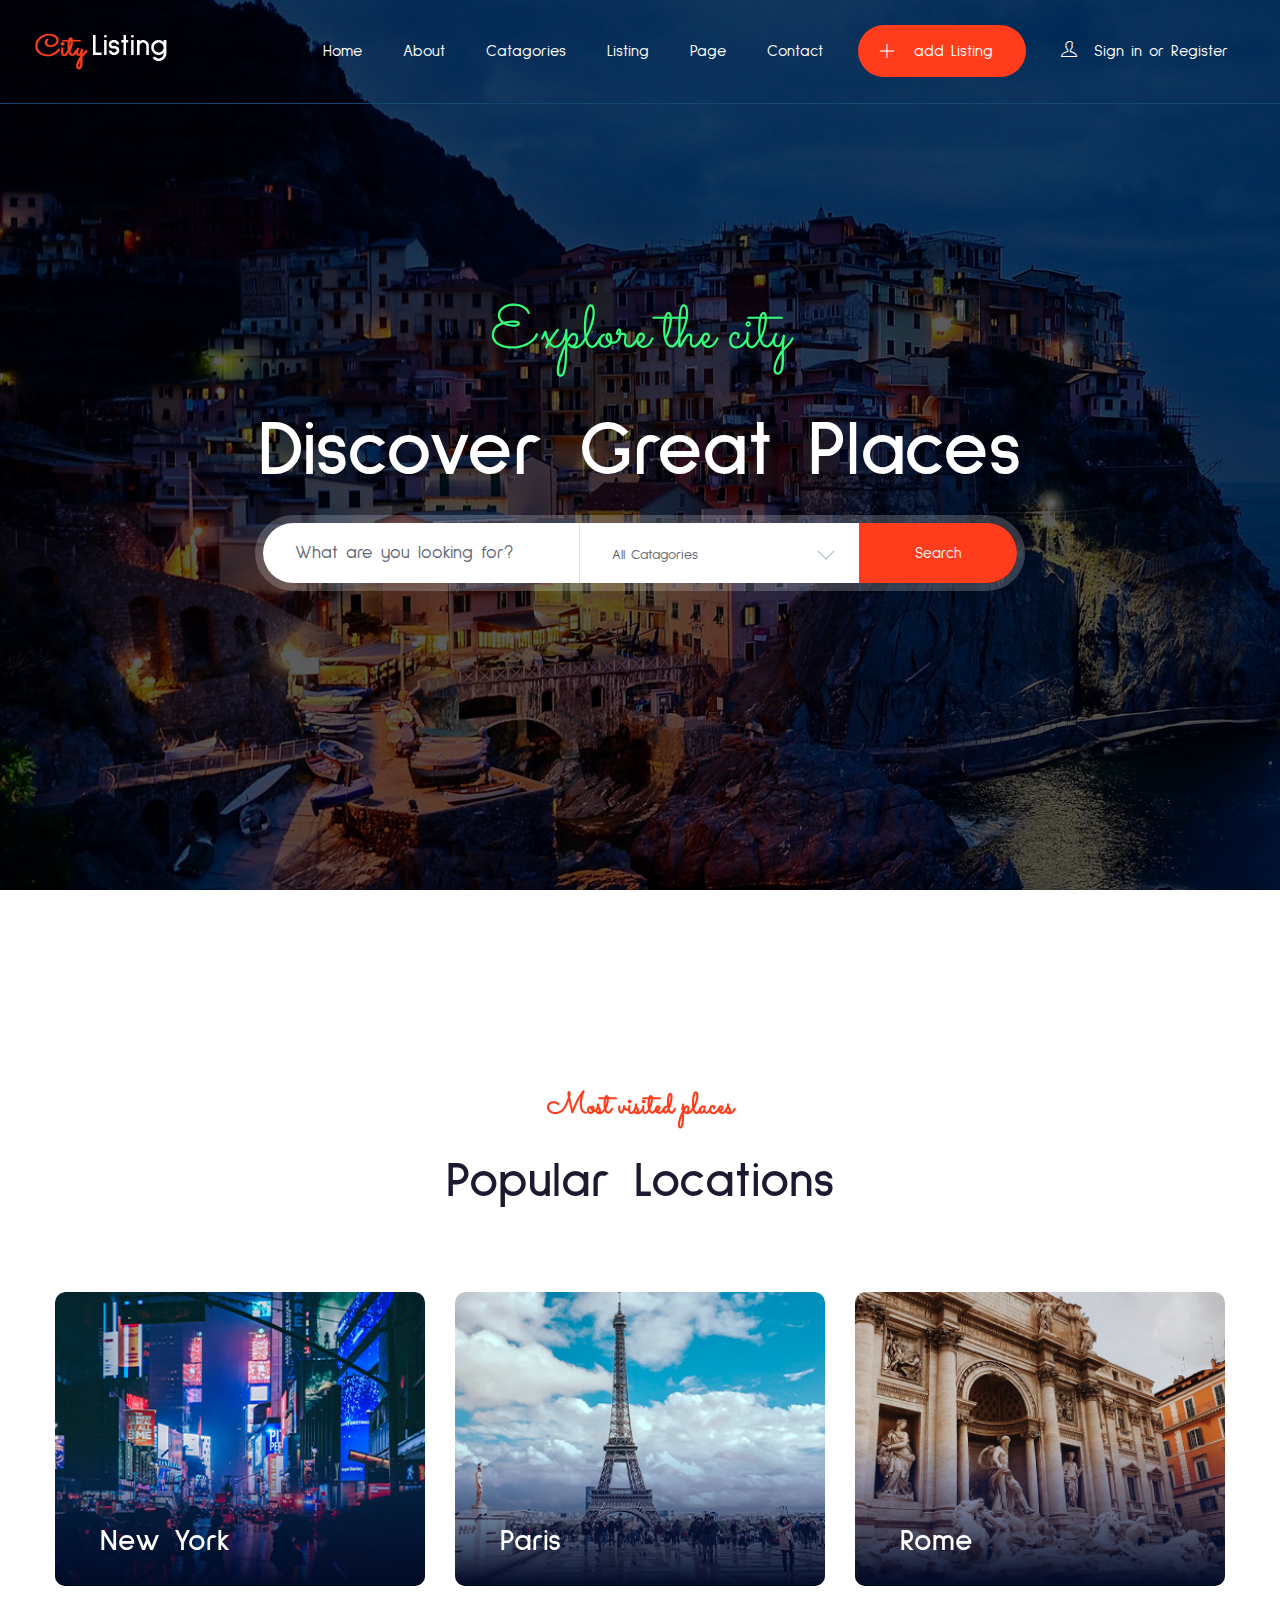
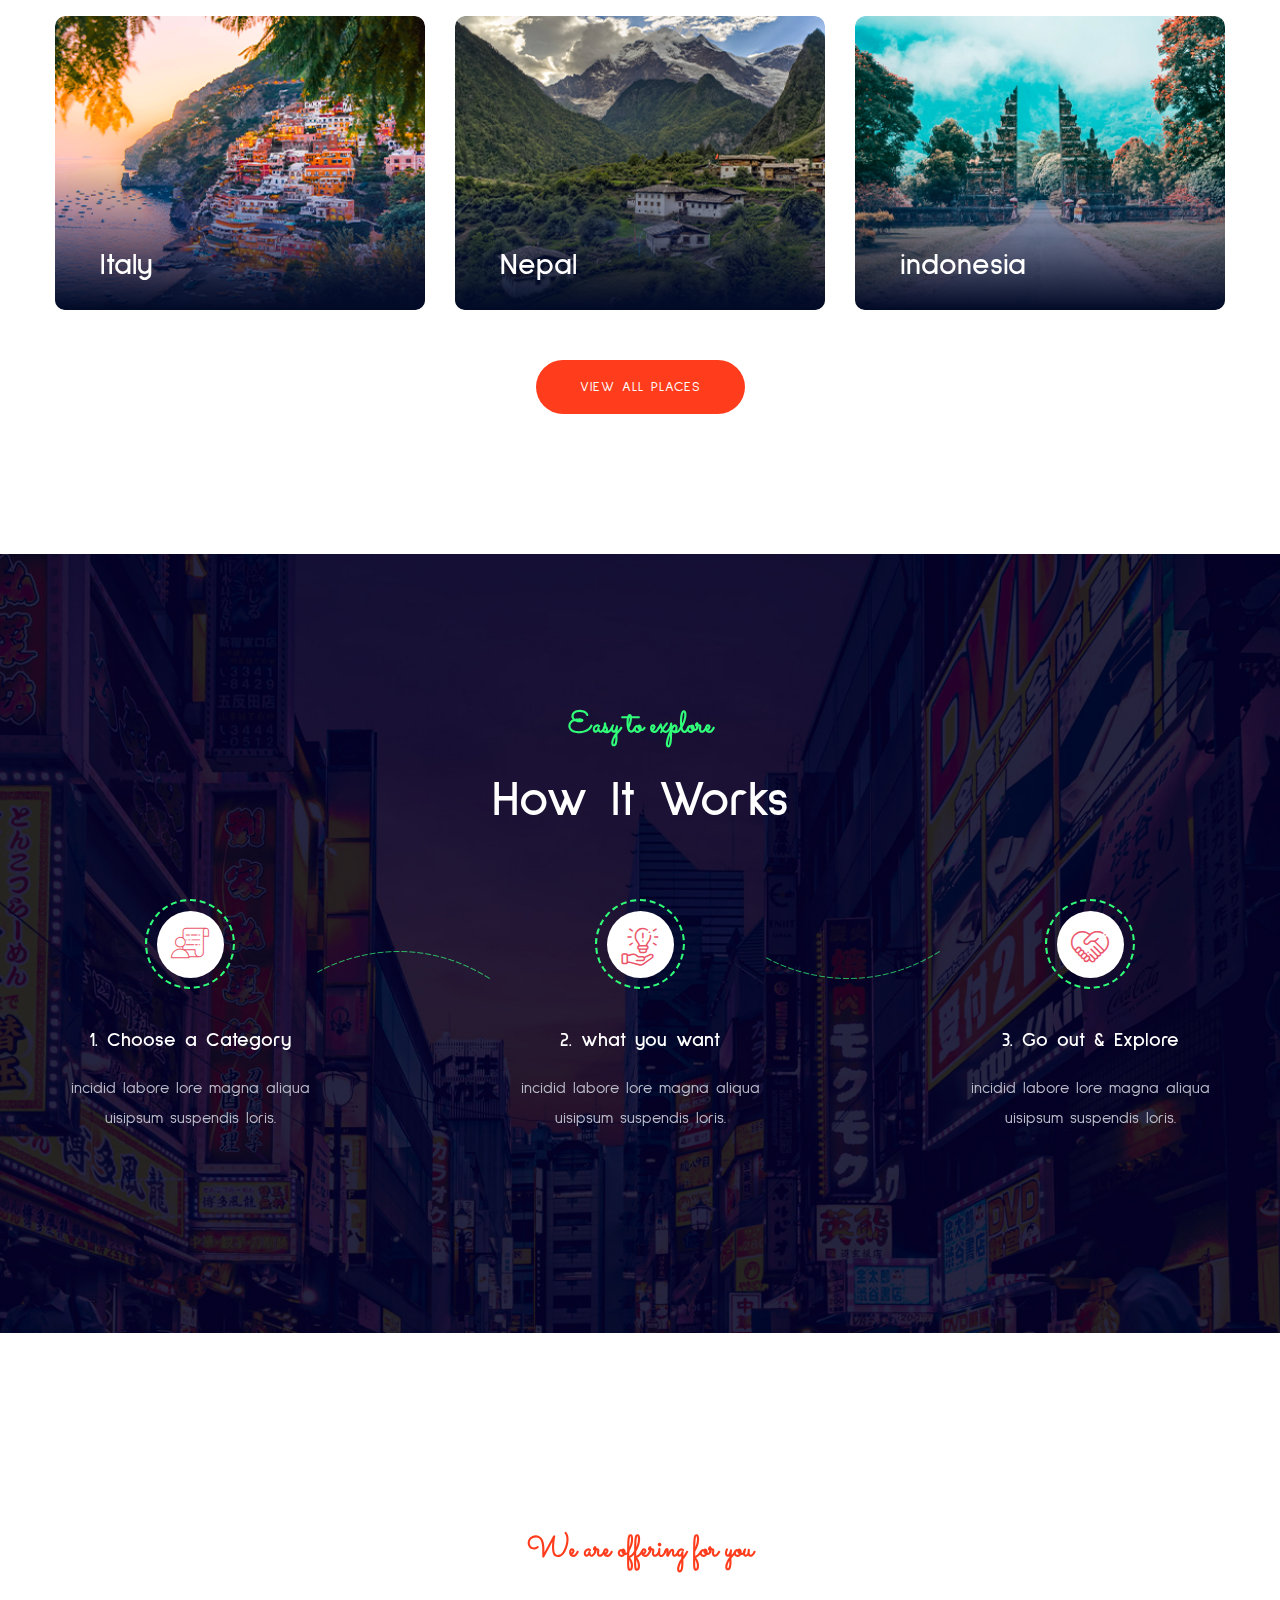
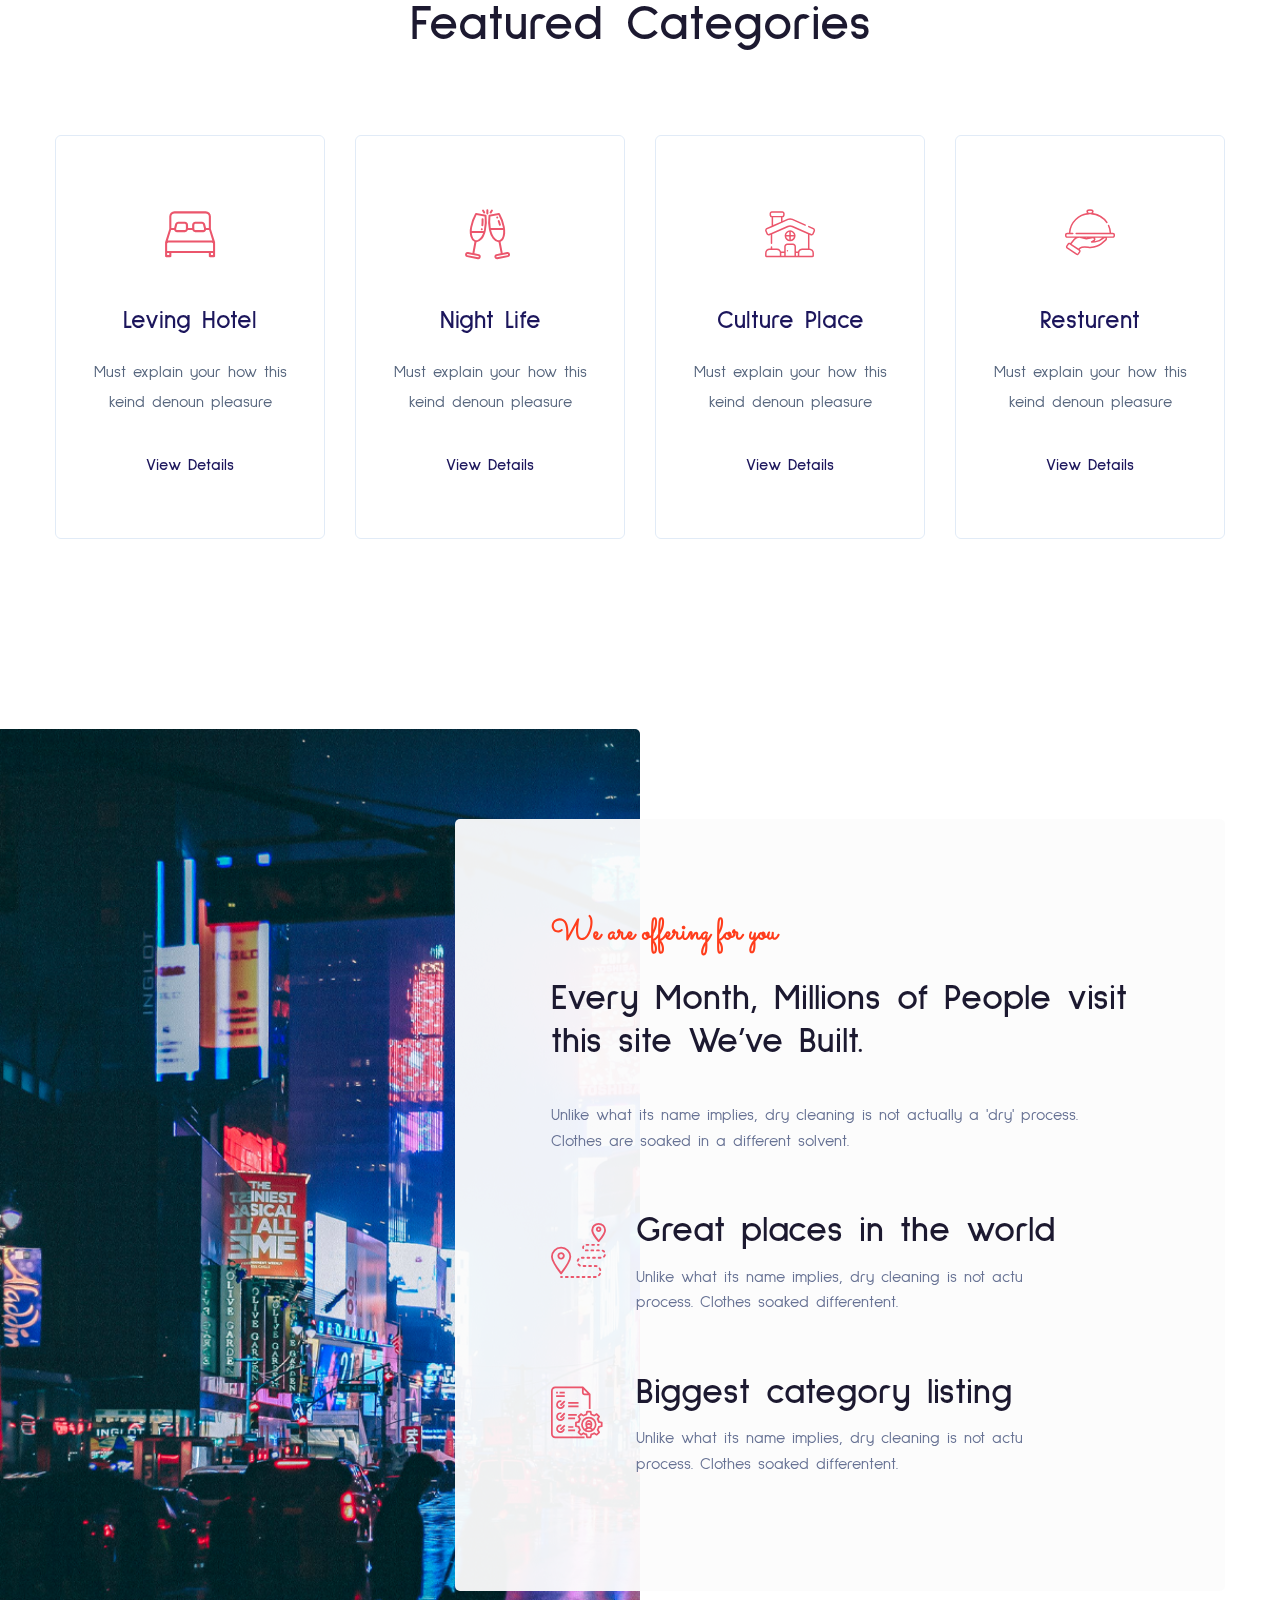
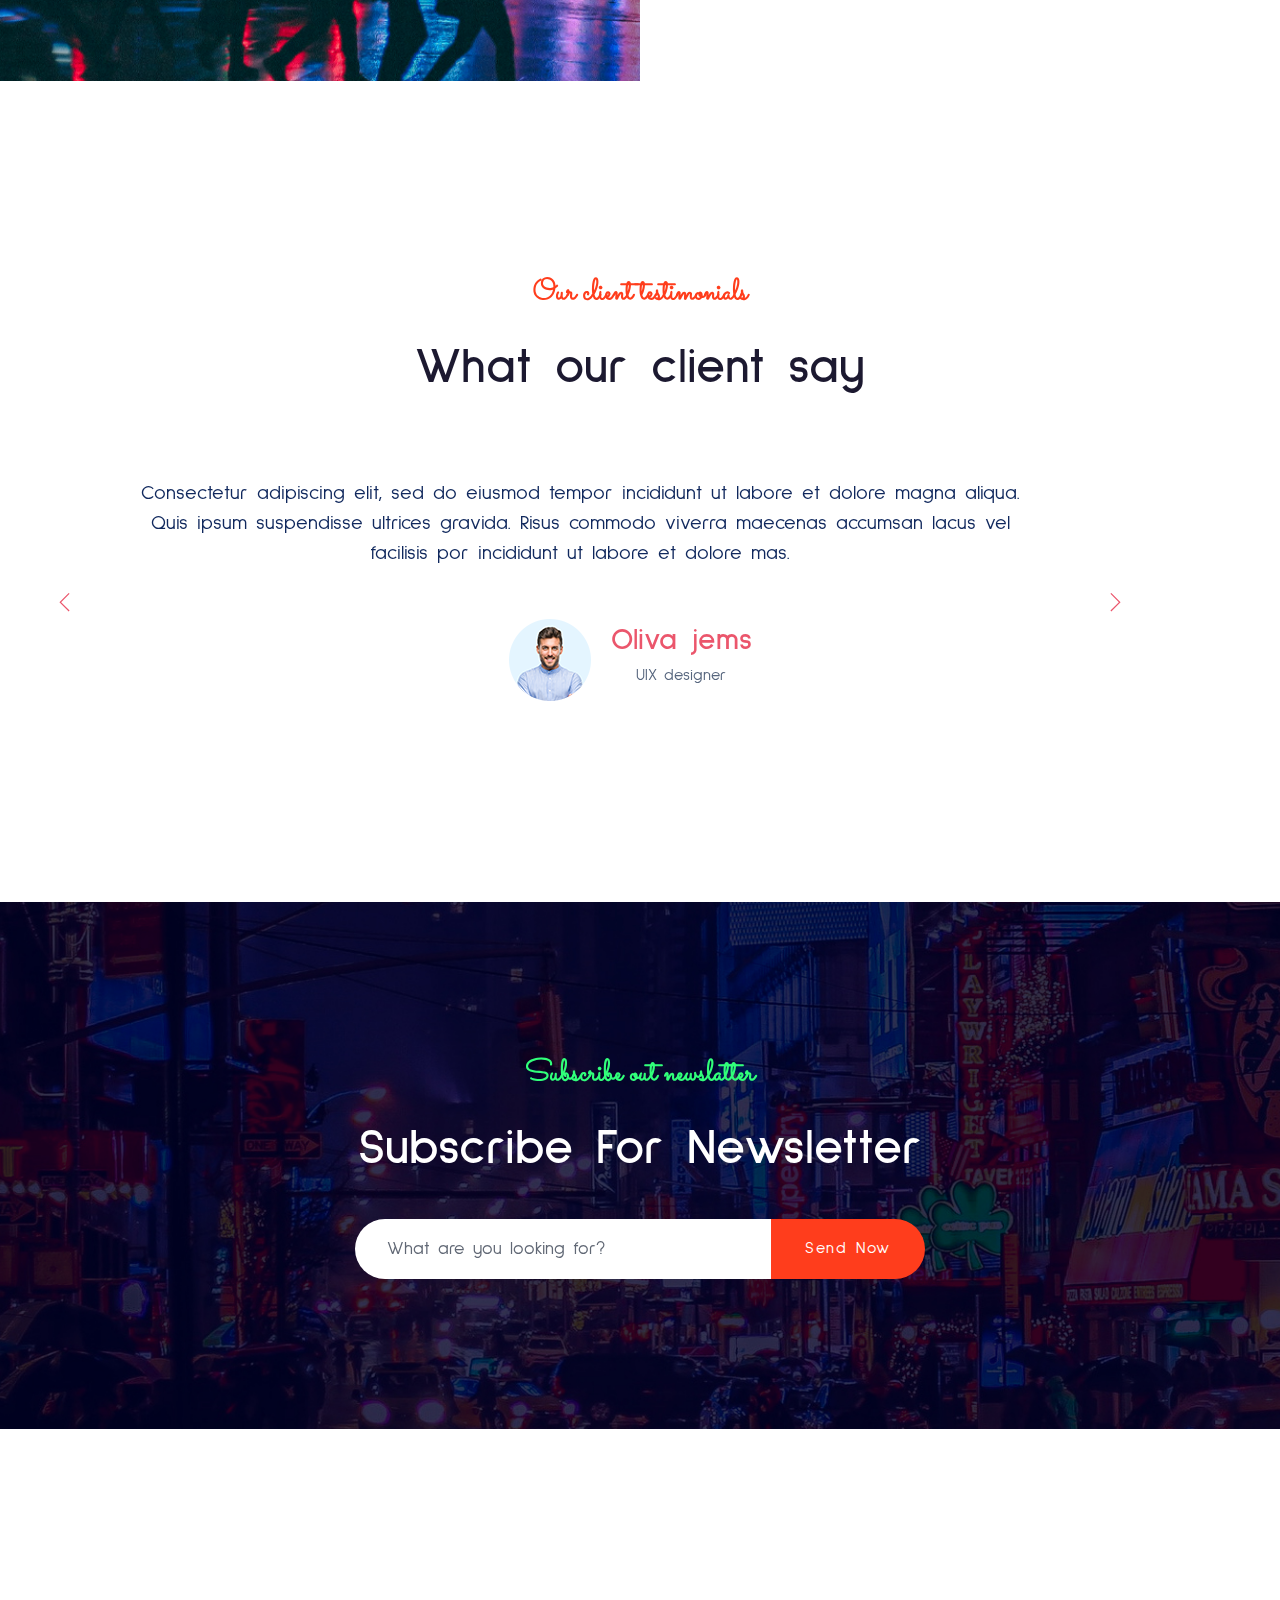
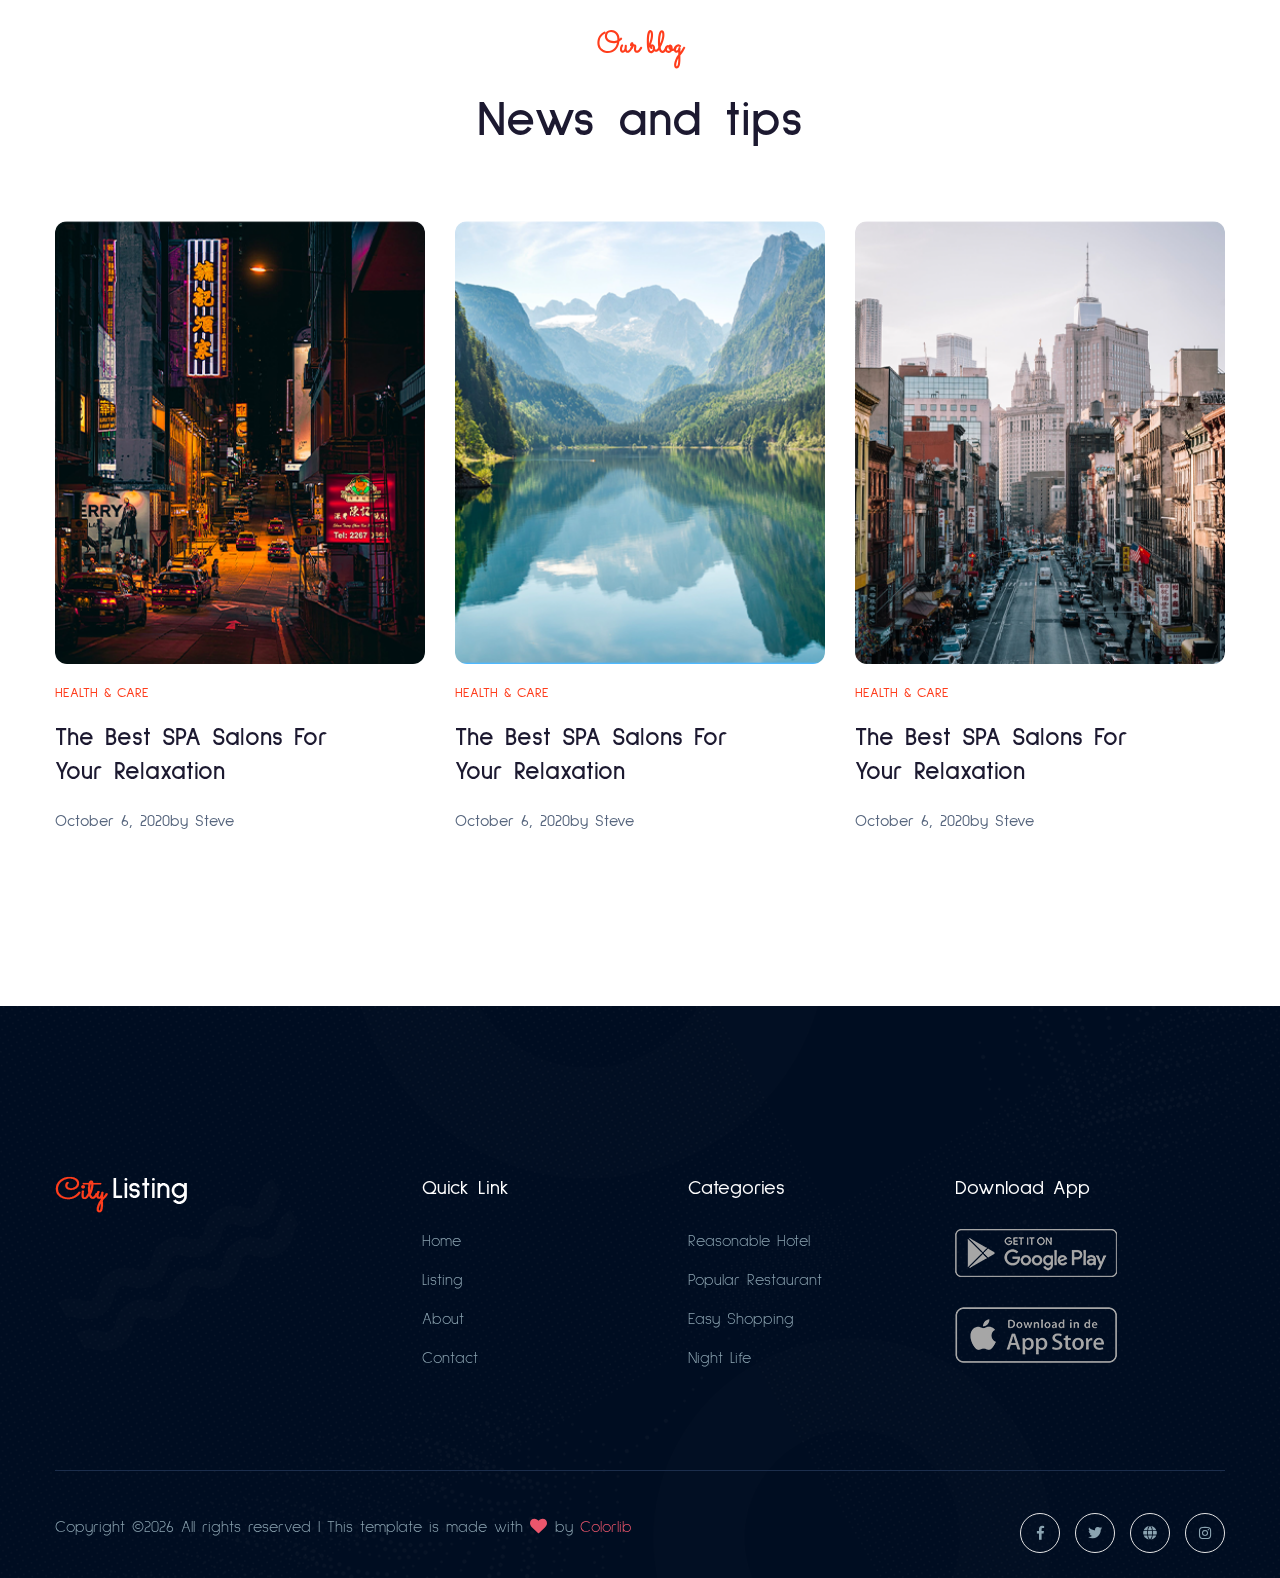
<file: index.html>
<!doctype html>
<html class="no-js" lang="zxx">
    <head>
        <meta charset="utf-8">
        <meta http-equiv="x-ua-compatible" content="ie=edge">
        <title>Directory HTML-5 Template </title>
        <meta name="description" content="">
        <meta name="viewport" content="width=device-width, initial-scale=1">
        <link rel="manifest" href="site.webmanifest">
		<link rel="shortcut icon" type="image/x-icon" href="assets/img/favicon.ico">

		<!-- CSS here -->
            <link rel="stylesheet" href="assets/css/bootstrap.min.css">
            <link rel="stylesheet" href="assets/css/owl.carousel.min.css">
            <link rel="stylesheet" href="assets/css/slicknav.css">
            <link rel="stylesheet" href="assets/css/flaticon.css">
            <link rel="stylesheet" href="assets/css/animate.min.css">
            <link rel="stylesheet" href="assets/css/magnific-popup.css">
            <link rel="stylesheet" href="assets/css/fontawesome-all.min.css">
            <link rel="stylesheet" href="assets/css/themify-icons.css">
            <link rel="stylesheet" href="assets/css/slick.css">
            <link rel="stylesheet" href="assets/css/nice-select.css">
            <link rel="stylesheet" href="assets/css/style.css">
   </head>

   <body>
    <!-- Preloader Start -->
    <div id="preloader-active">
        <div class="preloader d-flex align-items-center justify-content-center">
            <div class="preloader-inner position-relative">
                <div class="preloader-circle"></div>
                <div class="preloader-img pere-text">
                    <img src="assets/img/logo/loder.jpg" alt="">
                </div>
            </div>
        </div>
    </div>
    <!-- Preloader Start -->
    <header>
        <!-- Header Start -->
       <div class="header-area header-transparent">
            <div class="main-header">
               <div class="header-bottom  header-sticky">
                    <div class="container-fluid">
                        <div class="row align-items-center">
                            <!-- Logo -->
                            <div class="col-xl-2 col-lg-2 col-md-1">
                                <div class="logo">
                                  <a href="index.html"><img src="assets/img/logo/logo.png" alt=""></a>
                                </div>
                            </div>
                            <div class="col-xl-10 col-lg-10 col-md-8">
                                <!-- Main-menu -->
                                <div class="main-menu f-right d-none d-lg-block">
                                    <nav>
                                        <ul id="navigation">                                                                                                                                     
                                            <li><a href="index.html">Home</a></li>
                                            <li><a href="about.html">About</a></li>
                                            <li><a href="catagori.html">Catagories</a></li>
                                            <li><a href="listing.html">Listing</a></li>
                                            <li><a href="#">Page</a>
                                                <ul class="submenu">
                                                    <li><a href="blog.html">Blog</a></li>
                                                    <li><a href="blog_details.html">Blog Details</a></li>
                                                    <li><a href="elements.html">Element</a></li>
                                                    <li><a href="listing_details.html">Listing details</a></li>
                                                </ul>
                                            </li>
                                            <li><a href="contact.html">Contact</a></li>
                                            <li class="add-list"><a href="listing_details.html"><i class="ti-plus"></i> add Listing</a></li>
                                            <li class="login"><a href="#">
                                                <i class="ti-user"></i> Sign in or Register</a>
                                            </li>
                                        </ul>
                                    </nav>
                                </div>
                            </div>
                            <!-- Mobile Menu -->
                            <div class="col-12">
                                <div class="mobile_menu d-block d-lg-none"></div>
                            </div>
                        </div>
                    </div>
               </div>
            </div>
       </div>
        <!-- Header End -->
    </header>
    <main>

        <!-- Hero Area Start-->
        <div class="slider-area hero-overly">
            <div class="single-slider hero-overly  slider-height d-flex align-items-center">
                <div class="container">
                    <div class="row justify-content-center">
                        <div class="col-xl-8 col-lg-9">
                            <!-- Hero Caption -->
                            <div class="hero__caption">
                                <span>Explore the city</span>
                                <h1>Discover Great Places</h1>
                            </div>
                            <!--Hero form -->
                            <form action="#" class="search-box">
                                <div class="input-form">
                                    <input type="text" placeholder="What are you looking for?">
                                </div>
                                <div class="select-form">
                                    <div class="select-itms">
                                        <select name="select" id="select1">
                                            <option value="">All Catagories</option>
                                            <option value="">Catagories One</option>
                                            <option value="">Catagories Two</option>
                                            <option value="">Catagories Three</option>
                                            <option value="">Catagories Four</option>
                                        </select>
                                    </div>
                                </div>
                                <div class="search-form">
                                    <a href="#">Search</a>
                                </div>	
                            </form>	
                        </div>
                    </div>
                </div>

            </div>
        </div>
        <!--Hero Area End-->
        <!-- Popular Locations Start -->
        <div class="popular-location section-padding30">
            <div class="container">
                <div class="row">
                    <div class="col-lg-12">
                        <!-- Section Tittle -->
                        <div class="section-tittle text-center mb-80">
                            <span>Most visited places</span>
                            <h2>Popular Locations</h2>
                        </div>
                    </div>
                </div>
                <div class="row">
                    <div class="col-lg-4 col-md-6 col-sm-6">
                        <div class="single-location mb-30">
                            <div class="location-img">
                                <img src="assets/img/gallery/location1.png" alt="">
                            </div>
                            <div class="location-details">
                                <p>New York</p>
                                <a href="#" class="location-btn">65 <i class="ti-plus"></i> Location</a>
                            </div>
                        </div>
                    </div>
                    <div class="col-lg-4 col-md-6 col-sm-6">
                        <div class="single-location mb-30">
                            <div class="location-img">
                                <img src="assets/img/gallery/location2.png" alt="">
                            </div>
                            <div class="location-details">
                                <p>Paris</p>
                                <a href="#" class="location-btn">60 <i class="ti-plus"></i> Location</a>
                            </div>
                        </div>
                    </div>
                    <div class="col-lg-4 col-md-6 col-sm-6">
                        <div class="single-location mb-30">
                            <div class="location-img">
                                <img src="assets/img/gallery/location3.png" alt="">
                            </div>
                            <div class="location-details">
                                <p>Rome</p>
                                <a href="#" class="location-btn">50 <i class="ti-plus"></i> Location</a>
                            </div>
                        </div>
                    </div>
                    <div class="col-lg-4 col-md-6 col-sm-6">
                        <div class="single-location mb-30">
                            <div class="location-img">
                                <img src="assets/img/gallery/location4.png" alt="">
                            </div>
                            <div class="location-details">
                                <p>Italy</p>
                                <a href="#" class="location-btn">28 <i class="ti-plus"></i> Location</a>
                            </div>
                        </div>
                    </div>
                    <div class="col-lg-4 col-md-6 col-sm-6">
                        <div class="single-location mb-30">
                            <div class="location-img">
                                <img src="assets/img/gallery/location5.png" alt="">
                            </div>
                            <div class="location-details">
                                <p>Nepal</p>
                                <a href="#" class="location-btn">99 <i class="ti-plus"></i> Location</a>
                            </div>
                        </div>
                    </div>
                    <div class="col-lg-4 col-md-6 col-sm-6">
                        <div class="single-location mb-30">
                            <div class="location-img">
                                <img src="assets/img/gallery/location6.png" alt="">
                            </div>
                            <div class="location-details">
                                <p>indonesia</p>
                                <a href="#" class="location-btn">78 <i class="ti-plus"></i> Location</a>
                            </div>
                        </div>
                    </div>
                </div>
                <!-- More Btn -->
                <div class="row justify-content-center">
                    <div class="room-btn pt-20">
                        <a href="catagori.html" class="btn view-btn1">View All Places</a>
                    </div>
                </div>
            </div>
        </div>
        <!-- Popular Locations End -->
        <!-- Services Area Start -->
        <div class="services-area pt-150 pb-150 section-bg" data-background="assets/img/gallery/section_bg02.jpg">
            <div class="container">
                <div class="row">
                    <div class="col-lg-12">
                        <!-- Section Tittle -->
                        <div class="section-tittle section-tittle2 text-center mb-80">
                            <span>Easy to explore</span>
                            <h2>How It Works</h2>
                        </div>
                    </div>
                </div>
                <div class="row justify-content-between">
                    <div class="col-lg-3 col-md-6">
                        <div class="single-services text-center mb-50">
                            <div class="services-icon">
                                <span class="flaticon-list"></span>
                            </div>
                            <div class="services-cap">
                                <h5><a href="#">1. Choose a Category</a></h5>
                                <p>incidid labore lore magna aliqua uisipsum suspendis loris.</p>
                            </div>
                            <!-- Shpape -->
                            <img class="shape1 d-none d-lg-block" src="assets/img/icon/serices1.png" alt="">
                        </div>
                    </div>
                    <div class="col-lg-3 col-md-6">
                        <div class="single-services text-center mb-50">
                            <div class="services-icon">
                                <span class="flaticon-problem"></span>
                            </div>
                            <div class="services-cap">
                                <h5><a href="#">2. what you want</a></h5>
                                <p>incidid labore lore magna aliqua uisipsum suspendis loris.</p>
                            </div>
                            <img class="shape2 d-none d-lg-block" src="assets/img/icon/serices2.png" alt="">
                        </div>
                    </div>
                    <div class="col-lg-3 col-md-6">
                        <div class="single-services text-center mb-50">
                            <div class="services-icon">
                                <span class="flaticon-respect"></span>
                            </div>
                            <div class="services-cap">
                                <h5><a href="#">3. Go out & Explore</a></h5>
                                <p>incidid labore lore magna aliqua uisipsum suspendis loris.</p>
                            </div>
                        </div>
                    </div>
                </div>
            </div>
        </div>
        <!-- Services Area End -->
        <!-- Categories Area Start -->
        <div class="categories-area section-padding30">
            <div class="container">
                <div class="row">
                    <div class="col-lg-12">
                        <!-- Section Tittle -->
                        <div class="section-tittle text-center mb-80">
                            <span>We are offering for you</span>
                            <h2>Featured Categories</h2>
                        </div>
                    </div>
                </div>
                <div class="row">
                    <div class="col-lg-3 col-md-6 col-sm-6">
                        <div class="single-cat text-center mb-50">
                            <div class="cat-icon">
                                <span class="flaticon-bed"></span>
                            </div>
                            <div class="cat-cap">
                                <h5><a href="catagori.html">Leving Hotel</a></h5>
                                <p>Must explain your how this keind denoun pleasure</p>
                                <a href="catagori.html">View Details</a>
                            </div>
                        </div>
                    </div>
                    <div class="col-lg-3 col-md-6 col-sm-6">
                        <div class="single-cat text-center mb-50">
                            <div class="cat-icon">
                                <span class="flaticon-drink"></span>
                            </div>
                            <div class="cat-cap">
                                <h5><a href="catagori.html">Night Life</a></h5>
                                <p>Must explain your how this keind denoun pleasure</p>
                                <a href="catagori.html">View Details</a>
                            </div>
                        </div>
                    </div>
                    <div class="col-lg-3 col-md-6 col-sm-6">
                        <div class="single-cat text-center mb-50">
                            <div class="cat-icon">
                                <span class="flaticon-home"></span>
                            </div>
                            <div class="cat-cap">
                                <h5><a href="catagori.html">Culture Place</a></h5>
                                <p>Must explain your how this keind denoun pleasure</p>
                                <a href="catagori.html">View Details</a>
                            </div>
                        </div>
                    </div>
                    <div class="col-lg-3 col-md-6 col-sm-6">
                        <div class="single-cat text-center mb-50">
                            <div class="cat-icon">
                                <span class="flaticon-food"></span>
                            </div>
                            <div class="cat-cap">
                                <h5><a href="catagori.html">Resturent</a></h5>
                                <p>Must explain your how this keind denoun pleasure</p>
                                <a href="catagori.html">View Details</a>
                            </div>
                        </div>
                    </div>
                 </div>
            </div>
        </div>
        <!-- Categories Area End -->
         <!-- peoples-visit Start -->
         <div class="peoples-visit dining-padding-top">
            <!-- Single Left img -->
            <div class="single-visit left-img">
                <div class="container">
                    <div class="row justify-content-end">
                        <div class="col-lg-8">
                            <div class="visit-caption">
                                <span>We are offering for you</span>
                                <h3>Every Month, Millions of People 
                                    visit this site We’ve Built.</h3>
                                <p>Unlike what its name implies, dry cleaning is not actually a 'dry' process. Clothes are soaked in a different solvent.</p>
                                <!--Single Visit categories -->
                                <div class="visit-categories mb-40">
                                    <div class="visit-location">
                                        <span class="flaticon-travel"></span>
                                    </div>
                                    <div class="visit-cap">
                                        <h4>Great places in the world</h4>
                                        <p>Unlike what its name implies, dry cleaning is not actu  process. Clothes soaked differentent.
                                        </p>
                                    </div>
                                </div>
                                <!--Single Visit categories -->
                                <div class="visit-categories">
                                    <div class="visit-location">
                                        <span class="flaticon-work"></span>
                                    </div>
                                    <div class="visit-cap">
                                        <h4>Biggest category listing</h4>
                                        <p>Unlike what its name implies, dry cleaning is not actu  process. Clothes soaked differentent.
                                        </p>
                                    </div>
                                </div>
                            </div>
                        </div>
                    </div>
                </div>
            </div>
        </div>
        <!-- peoples-visit End -->
        <!-- Testimonial Start -->
        <div class="testimonial-area testimonial-padding">
            <div class="container">
                <div class="row">
                    <div class="col-lg-12">
                        <!-- Section Tittle -->
                        <div class="section-tittle text-center mb-80">
                            <span>Our client testimonials</span>
                            <h2>What our client say</h2>
                        </div> 
                    </div>
                </div>
                <div class="row align-items-center">
                    <div class="col-lg-11 col-md-11">
                        <div class="h1-testimonial-active">
                            <!-- Single Testimonial -->
                            <div class="single-testimonial text-center">
                                <!-- Testimonial Content -->
                                <div class="testimonial-caption ">
                                    <div class="testimonial-top-cap">
                                        <p>Consectetur adipiscing elit, sed do eiusmod tempor incididunt ut labore et dolore magna aliqua. Quis ipsum suspendisse ultrices gravida. Risus commodo viverra maecenas accumsan lacus vel facilisis por incididunt ut labore et dolore mas. </p>
                                    </div>
                                    <!-- founder -->
                                    <div class="testimonial-founder d-flex align-items-center justify-content-center mb-30">
                                        <div class="founder-img">
                                            <img src="assets/img/testmonial/Homepage_testi.png" alt="">
                                        </div>
                                        <div class="founder-text">
                                            <span>Oliva jems</span>
                                            <p>UIX designer</p>
                                        </div>
                                    </div>
                                </div>
                            </div>
                            <!-- Single Testimonial -->
                            <div class="single-testimonial text-center">
                                <!-- Testimonial Content -->
                                <div class="testimonial-caption ">
                                    <div class="testimonial-top-cap">
                                        <p>Consectetur adipiscing elit, sed do eiusmod tempor incididunt ut labore et dolore magna aliqua. Quis ipsum suspendisse ultrices gravida. Risus commodo viverra maecenas accumsan lacus vel facilisis por incididunt ut labore et dolore mas. </p>
                                    </div>
                                    <!-- founder -->
                                    <div class="testimonial-founder d-flex align-items-center justify-content-center mb-30">
                                        <div class="founder-img">
                                            <img src="assets/img/testmonial/Homepage_testi.png" alt="">
                                        </div>
                                        <div class="founder-text">
                                            <span>Oliva jems</span>
                                            <p>UIX designer</p>
                                        </div>
                                    </div>
                                </div>
                            </div>
                        </div>
                    </div>
                </div>
            </div>
        </div>
        <!-- Testimonial End -->
        <!-- Subscribe Area Start -->
        <div class="subscribe-area section-bg pt-150 pb-150" data-background="assets/img/gallery/section_bg04.jpg">
            <div class="container">
                <div class="row justify-content-center">
                    <div class="col-xl-6 col-lg-8">
                        <!-- Section Tittle -->
                        <div class="section-tittle section-tittle2 text-center mb-40">
                            <span>Subscribe out newslatter</span>
                            <h2>Subscribe For Newsletter</h2>
                        </div> 
                        <!--Hero form -->
                        <form action="#" class="search-box">
                            <div class="input-form">
                                <input type="text" placeholder="What are you looking for?">
                            </div>
                            <div class="search-form">
                                <a href="#">Send Now</a>
                            </div>	
                        </form>	
                    </div>
                </div>
            </div>
        </div>
        <!-- Subscribe Area End -->
        <!-- Blog Ara Start -->
        <div class="home-blog-area section-padding30">
            <div class="container">
                <div class="row">
                    <div class="col-lg-12">
                        <!-- Section Tittle -->
                        <div class="section-tittle text-center mb-70">
                            <span>Our blog</span>
                            <h2>News and tips</h2>
                        </div> 
                    </div>
                </div>
                <div class="row">
                    <div class="col-xl-4 col-lg-4 col-md-6 col-sm-6">
                        <div class="single-team mb-30">
                            <div class="team-img">
                                <img src="assets/img/gallery/home_blog1.png" alt="">
                            </div>
                            <div class="team-caption">
                                <span>HEALTH & CARE</span>
                                <h3><a href="blog.html">The Best SPA Salons For
                                    Your Relaxation</a></h3>
                                <p>October 6, 2020by Steve</p>
                            </div>
                        </div>
                    </div>
                    <div class="col-xl-4 col-lg-4 col-md-6 col-sm-6">
                        <div class="single-team mb-30">
                            <div class="team-img">
                                <img src="assets/img/gallery/home_blog2.png" alt="">
                            </div>
                            <div class="team-caption">
                                <span>HEALTH & CARE</span>
                                <h3><a href="blog.html">The Best SPA Salons For
                                    Your Relaxation</a></h3>
                                <p>October 6, 2020by Steve</p>
                            </div>
                        </div>
                    </div>
                    <div class="col-xl-4 col-lg-4 col-md-6 col-sm-6">
                        <div class="single-team mb-30">
                            <div class="team-img">
                                <img src="assets/img/gallery/home_blog3.png" alt="">
                            </div>
                            <div class="team-caption">
                                <span>HEALTH & CARE</span>
                                <h3><a href="blog.html">The Best SPA Salons For
                                    Your Relaxation</a></h3>
                                <p>October 6, 2020by Steve</p>
                            </div>
                        </div>
                    </div>
                </div>
            </div>
        </div>
        <!-- Blog Ara End -->

    </main>
    <footer>
        <!-- Footer Start-->
        <div class="footer-area">
            <div class="container">
               <div class="footer-top footer-padding">
                    <div class="row justify-content-between">
                        <div class="col-xl-3 col-lg-4 col-md-4 col-sm-6">
                            <div class="single-footer-caption mb-50">
                                <div class="single-footer-caption mb-30">
                                    <!-- logo -->
                                    <div class="footer-logo">
                                        <a href="index.html"><img src="assets/img/logo/logo2_footer.png" alt=""></a>
                                    </div>
                                </div>
                            </div>
                        </div>
                        <div class="col-xl-2 col-lg-2 col-md-4 col-sm-6">
                            <div class="single-footer-caption mb-50">
                                <div class="footer-tittle">
                                    <h4>Quick Link</h4>
                                    <ul>
                                        <li><a href="#">Home</a></li>
                                        <li><a href="#">Listing</a></li>
                                        <li><a href="#">About</a></li>
                                        <li><a href="#">Contact</a></li>
                                    </ul>
                                </div>
                            </div>
                        </div>
                        <div class="col-xl-2 col-lg-3 col-md-4 col-sm-6">
                            <div class="single-footer-caption mb-50">
                                <div class="footer-tittle">
                                    <h4>Categories</h4>
                                    <ul>
                                        <li><a href="#">Reasonable Hotel</a></li>
                                        <li><a href="#">Popular Restaurant</a></li>
                                        <li><a href="#">Easy Shopping</a></li>
                                        <li><a href="#">Night Life</a></li>     
                                    </ul>
                                </div>
                            </div>
                        </div>
                        <div class="col-xl-3 col-lg-3 col-md-4 col-sm-6">
                            <div class="single-footer-caption mb-50">
                                <div class="footer-tittle">
                                    <h4>Download App</h4>
                                    <ul>
                                        <li class="app-log"><a href="#"><img src="assets/img/gallery/app-logo.png" alt=""></a></li>
                                        <li><a href="#"><img src="assets/img/gallery/app-logo2.png" alt=""></a></li>
                                    </ul>
                                </div>
                            </div>
                        </div>
                    </div>
               </div>
                <div class="footer-bottom">
                    <div class="row d-flex justify-content-between align-items-center">
                        <div class="col-xl-9 col-lg-8">
                            <div class="footer-copy-right">
                                <p><!-- Link back to Colorlib can't be removed. Template is licensed under CC BY 3.0. -->
  Copyright &copy;<script>document.write(new Date().getFullYear());</script> All rights reserved | This template is made with <i class="fa fa-heart" aria-hidden="true"></i> by <a href="https://colorlib.com" target="_blank">Colorlib</a>
  <!-- Link back to Colorlib can't be removed. Template is licensed under CC BY 3.0. --></p>
                            </div>
                        </div>
                        <div class="col-xl-3 col-lg-4">
                            <!-- Footer Social -->
                            <div class="footer-social f-right">
                                <a href="#"><i class="fab fa-facebook-f"></i></a>
                                <a href="#"><i class="fab fa-twitter"></i></a>
                                <a href="#"><i class="fas fa-globe"></i></a>
                                <a href="#"><i class="fab fa-instagram"></i></a>
                            </div>
                        </div>
                    </div>
               </div>
            </div>
        </div>
        <!-- Footer End-->
    </footer>
    <!-- Scroll Up -->
    <div id="back-top" >
        <a title="Go to Top" href="#"> <i class="fas fa-level-up-alt"></i></a>
    </div>


    <!-- JS here -->
		<!-- All JS Custom Plugins Link Here here -->
        <script src="./assets/js/vendor/modernizr-3.5.0.min.js"></script>
		<!-- Jquery, Popper, Bootstrap -->
		<script src="./assets/js/vendor/jquery-1.12.4.min.js"></script>
        <script src="./assets/js/popper.min.js"></script>
        <script src="./assets/js/bootstrap.min.js"></script>
	    <!-- Jquery Mobile Menu -->
        <script src="./assets/js/jquery.slicknav.min.js"></script>

		<!-- Jquery Slick , Owl-Carousel Plugins -->
        <script src="./assets/js/owl.carousel.min.js"></script>
        <script src="./assets/js/slick.min.js"></script>
		<!-- One Page, Animated-HeadLin -->
        <script src="./assets/js/wow.min.js"></script>
		<script src="./assets/js/animated.headline.js"></script>
        <script src="./assets/js/jquery.magnific-popup.js"></script>

		<!-- Nice-select, sticky -->
        <script src="./assets/js/jquery.nice-select.min.js"></script>
		<script src="./assets/js/jquery.sticky.js"></script>
        
        <!-- contact js -->
        <script src="./assets/js/contact.js"></script>
        <script src="./assets/js/jquery.form.js"></script>
        <script src="./assets/js/jquery.validate.min.js"></script>
        <script src="./assets/js/mail-script.js"></script>
        <script src="./assets/js/jquery.ajaxchimp.min.js"></script>
        
		<!-- Jquery Plugins, main Jquery -->	
        <script src="./assets/js/plugins.js"></script>
        <script src="./assets/js/main.js"></script>
        
    </body>
</html>
</file>
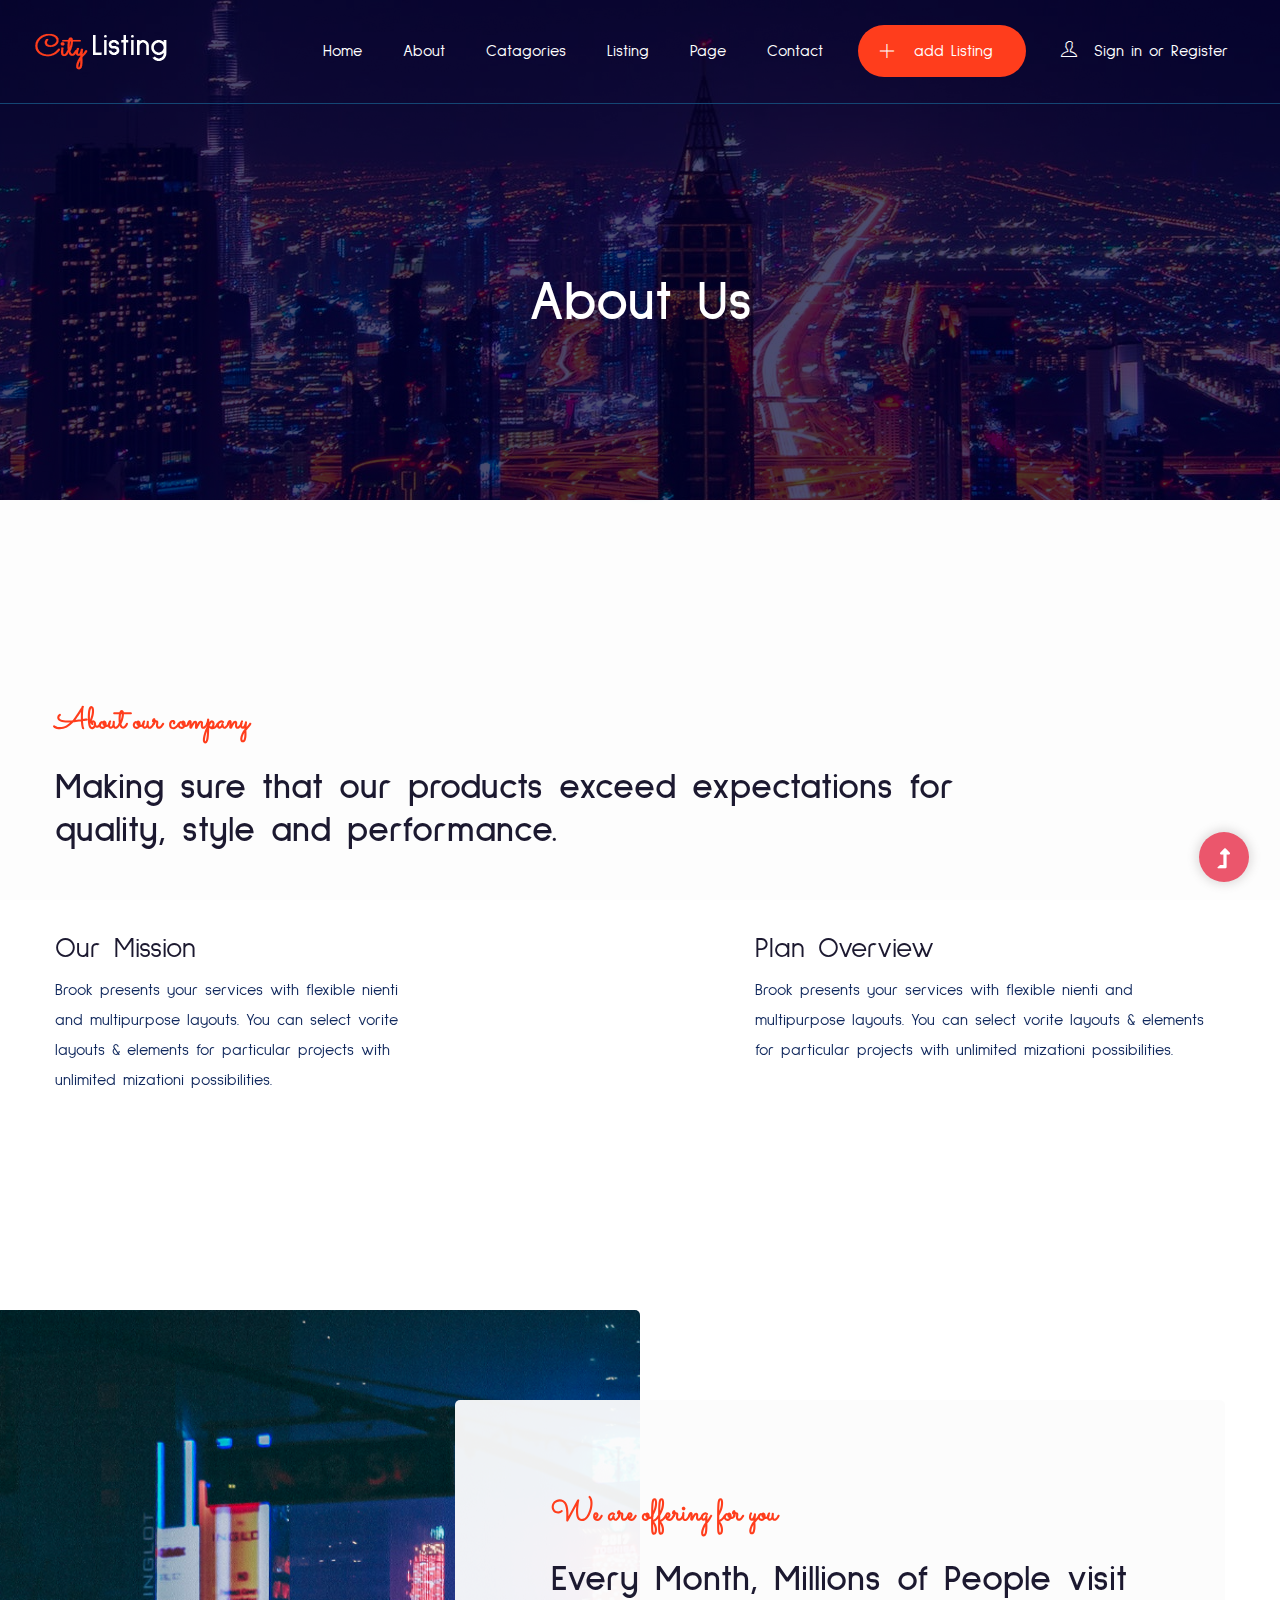
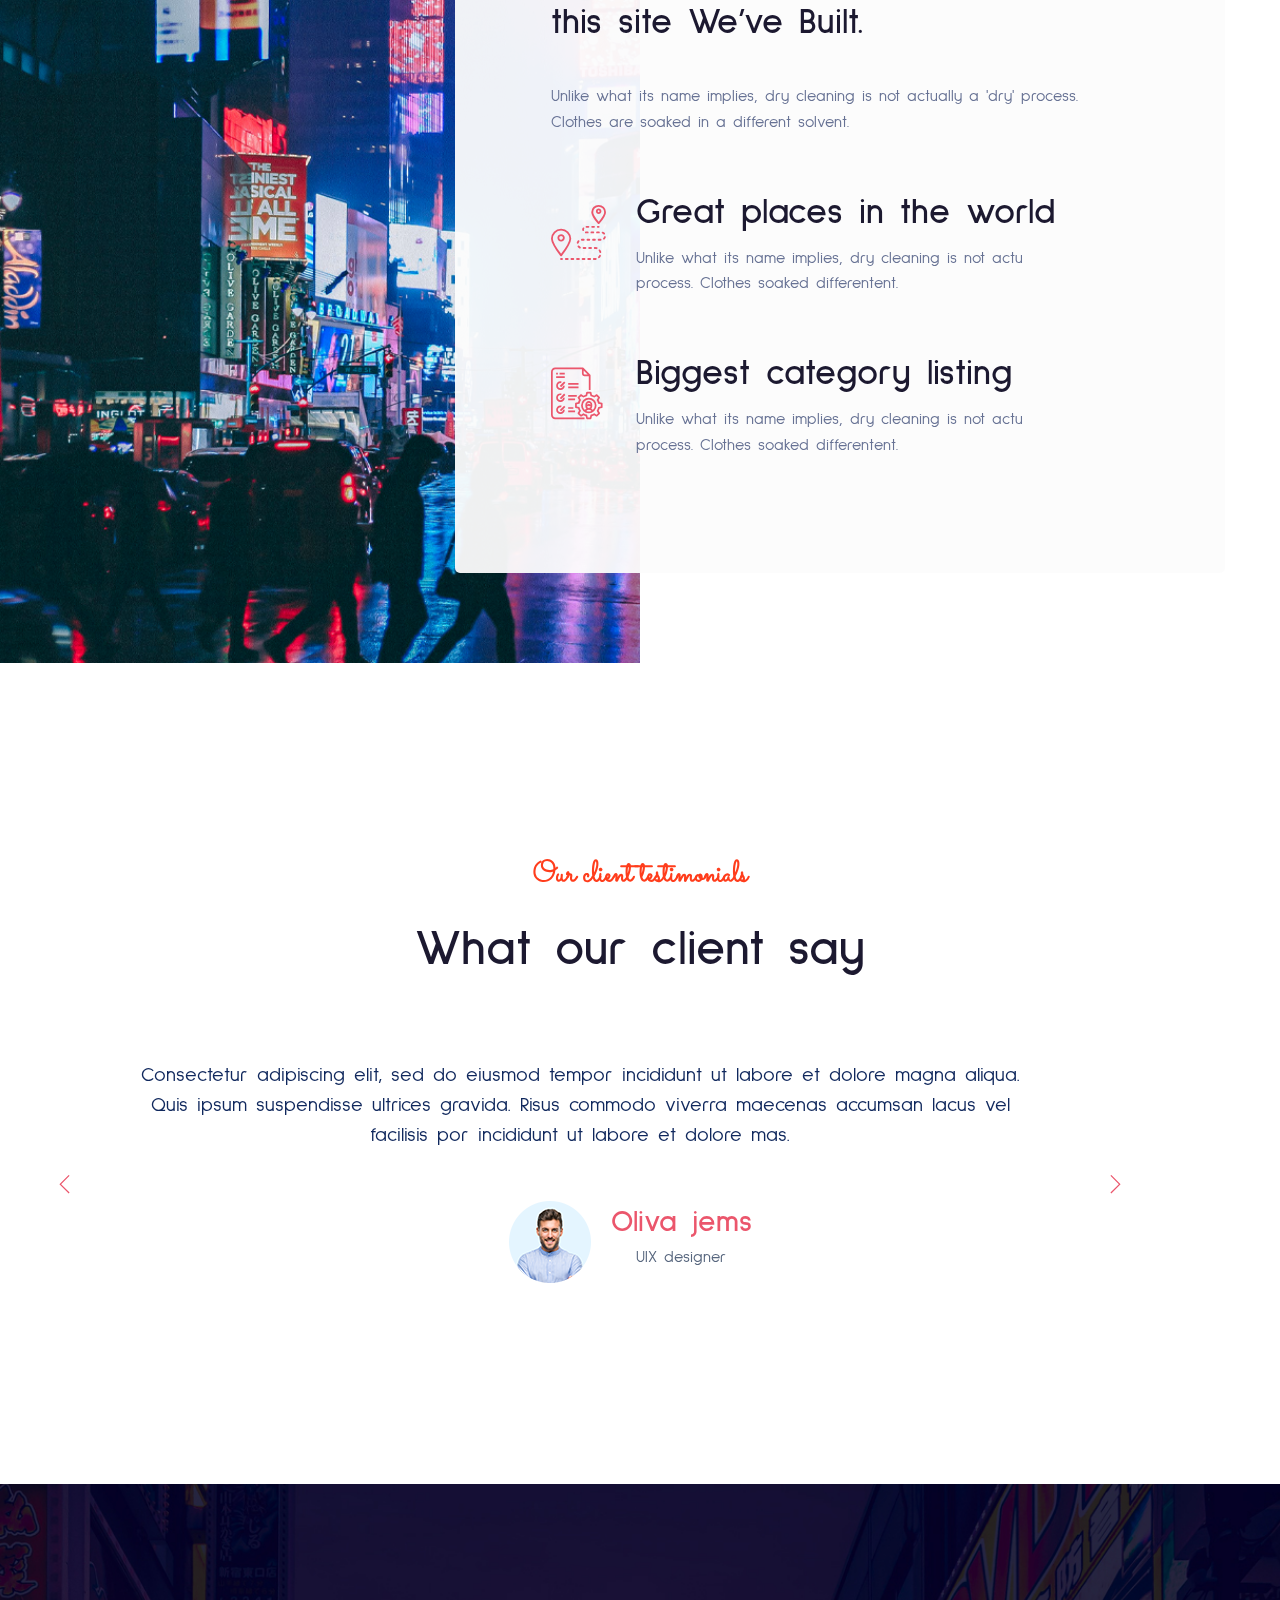
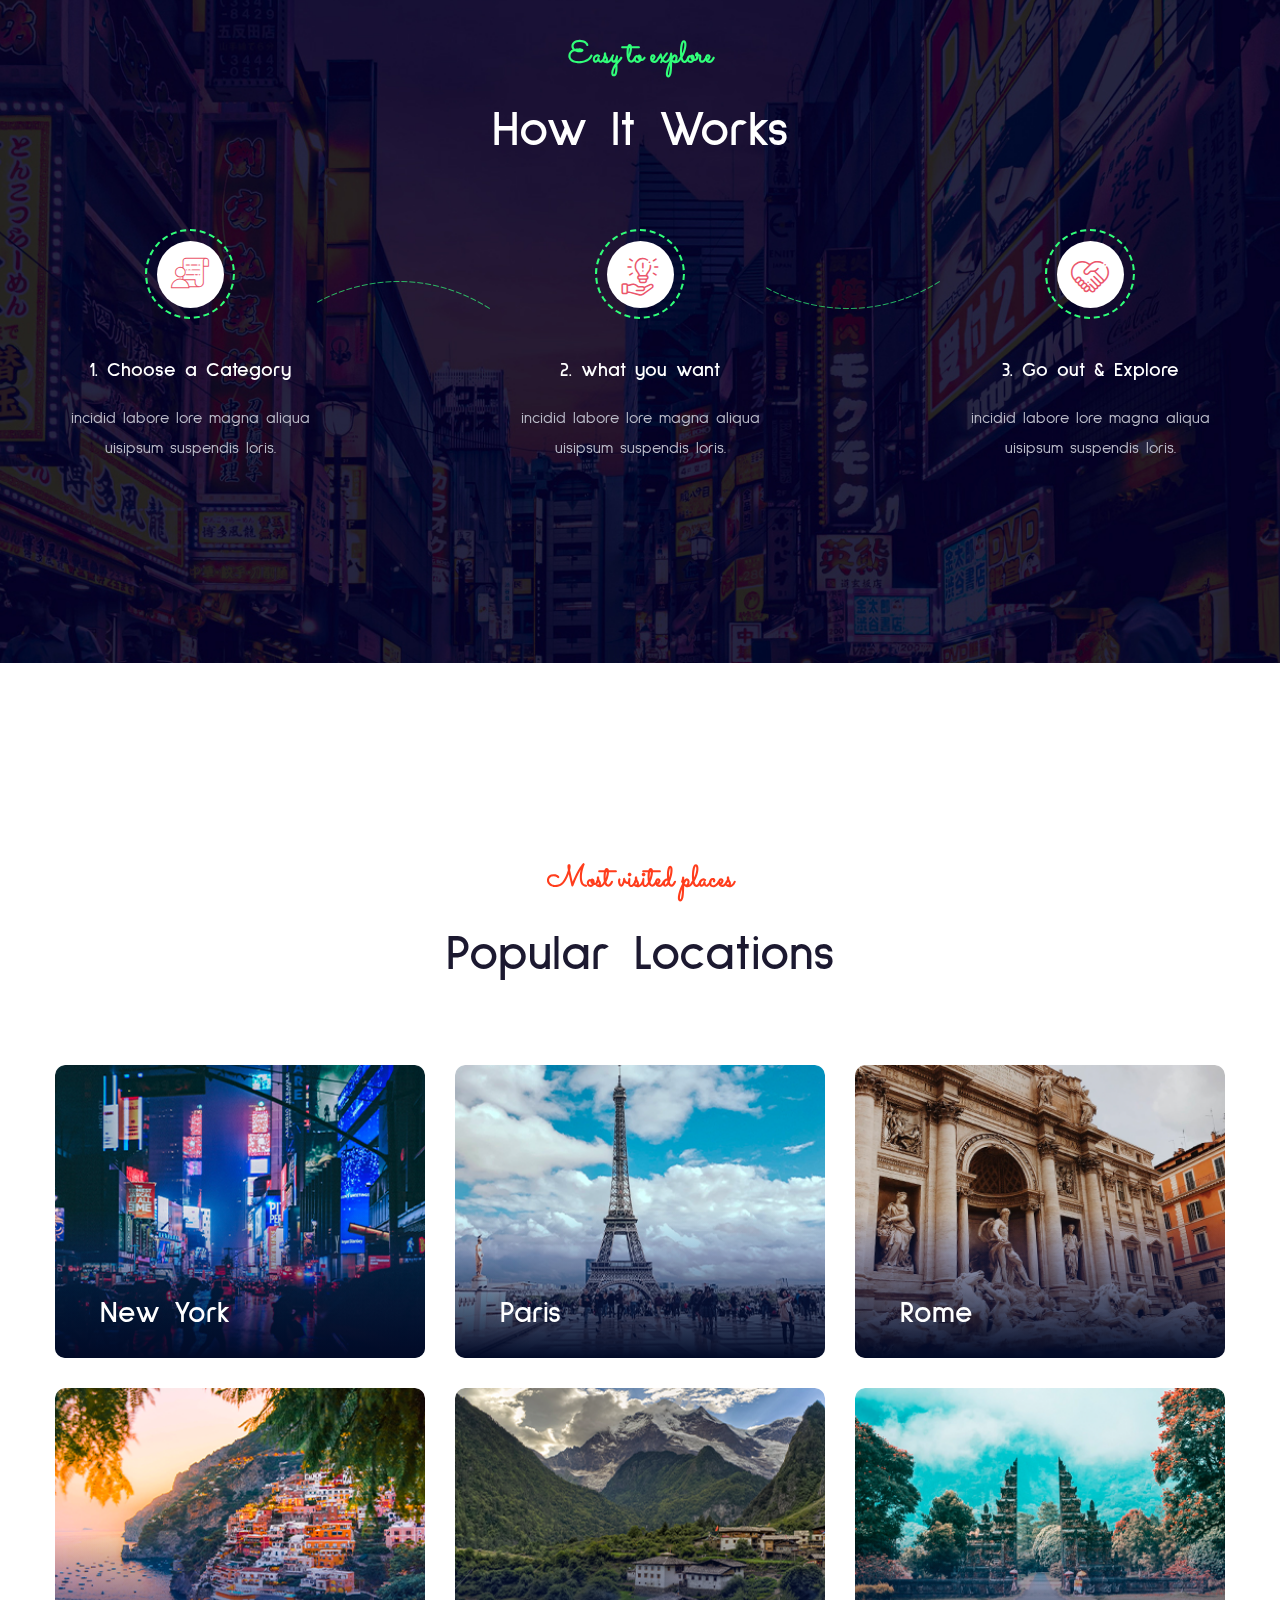
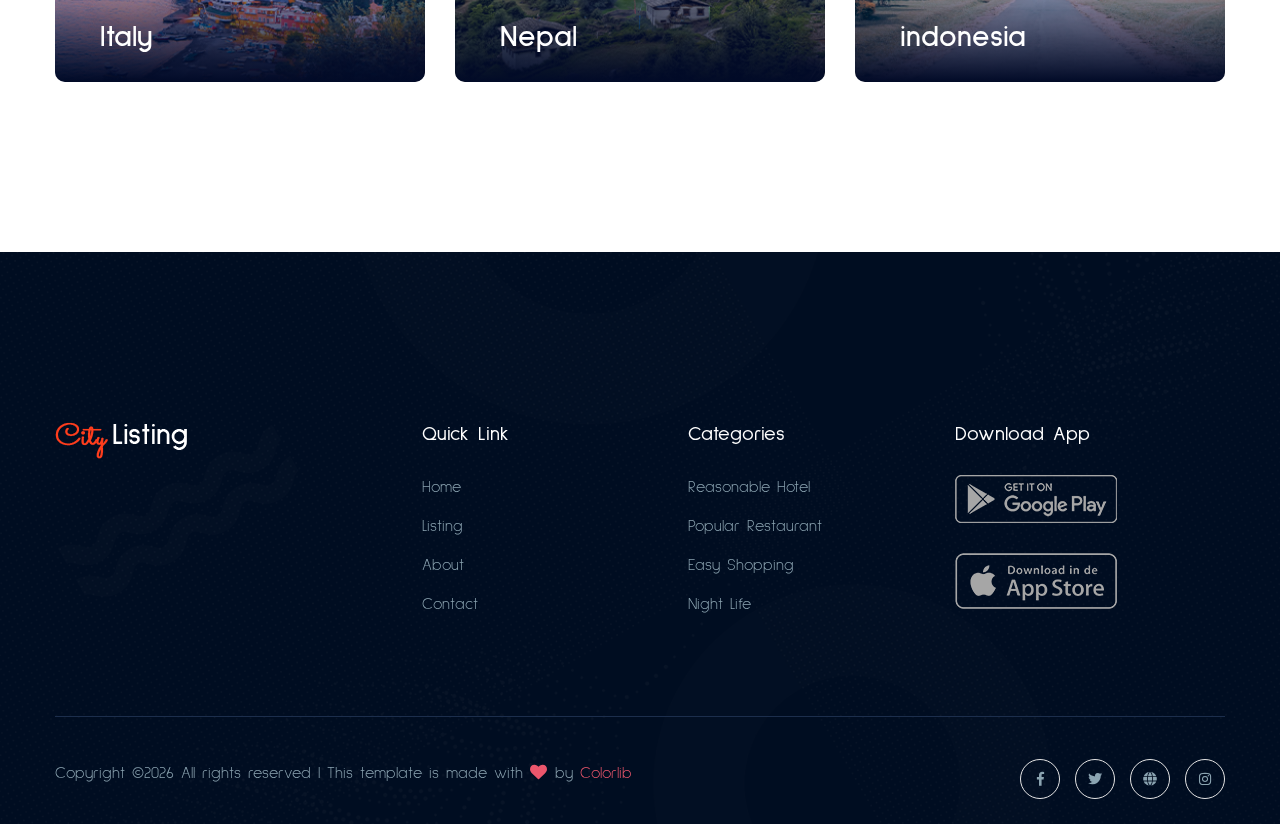
<file: about.html>
<!doctype html>
<html class="no-js" lang="zxx">
    <head>
        <meta charset="utf-8">
        <meta http-equiv="x-ua-compatible" content="ie=edge">
        <title>Directory HTML-5 Template </title>
        <meta name="description" content="">
        <meta name="viewport" content="width=device-width, initial-scale=1">
        <link rel="manifest" href="site.webmanifest">
		<link rel="shortcut icon" type="image/x-icon" href="assets/img/favicon.ico">

		<!-- CSS here -->
            <link rel="stylesheet" href="assets/css/bootstrap.min.css">
            <link rel="stylesheet" href="assets/css/owl.carousel.min.css">
            <link rel="stylesheet" href="assets/css/slicknav.css">
            <link rel="stylesheet" href="assets/css/flaticon.css">
            <link rel="stylesheet" href="assets/css/animate.min.css">
            <link rel="stylesheet" href="assets/css/magnific-popup.css">
            <link rel="stylesheet" href="assets/css/fontawesome-all.min.css">
            <link rel="stylesheet" href="assets/css/themify-icons.css">
            <link rel="stylesheet" href="assets/css/slick.css">
            <link rel="stylesheet" href="assets/css/nice-select.css">
            <link rel="stylesheet" href="assets/css/style.css">
   </head>

   <body>
    <!-- Preloader Start -->
    <div id="preloader-active">
        <div class="preloader d-flex align-items-center justify-content-center">
            <div class="preloader-inner position-relative">
                <div class="preloader-circle"></div>
                <div class="preloader-img pere-text">
                    <img src="assets/img/logo/loder.jpg" alt="">
                </div>
            </div>
        </div>
    </div>
    <!-- Preloader Start -->
    <header>
        <!-- Header Start -->
       <div class="header-area header-transparent">
            <div class="main-header">
               <div class="header-bottom  header-sticky">
                    <div class="container-fluid">
                        <div class="row align-items-center">
                            <!-- Logo -->
                            <div class="col-xl-2 col-lg-2 col-md-1">
                                <div class="logo">
                                  <a href="index.html"><img src="assets/img/logo/logo.png" alt=""></a>
                                </div>
                            </div>
                            <div class="col-xl-10 col-lg-10 col-md-8">
                                <!-- Main-menu -->
                                <div class="main-menu f-right d-none d-lg-block">
                                    <nav>
                                        <ul id="navigation">                                                                                                                                     
                                            <li><a href="index.html">Home</a></li>
                                            <li><a href="about.html">About</a></li>
                                            <li><a href="catagori.html">Catagories</a></li>
                                            <li><a href="listing.html">Listing</a></li>
                                            <li><a href="#">Page</a>
                                                <ul class="submenu">
                                                    <li><a href="blog.html">Blog</a></li>
                                                    <li><a href="blog_details.html">Blog Details</a></li>
                                                    <li><a href="elements.html">Element</a></li>
                                                    <li><a href="listing_details.html">Listing details</a></li>
                                                </ul>
                                            </li>
                                            <li><a href="contact.html">Contact</a></li>
                                            <li class="add-list"><a href="listing_details.html"><i class="ti-plus"></i> add Listing</a></li>
                                            <li class="login"><a href="#">
                                                <i class="ti-user"></i> Sign in or Register</a>
                                            </li>
                                        </ul>
                                    </nav>
                                </div>
                            </div>
                            <!-- Mobile Menu -->
                            <div class="col-12">
                                <div class="mobile_menu d-block d-lg-none"></div>
                            </div>
                        </div>
                    </div>
               </div>
            </div>
       </div>
        <!-- Header End -->
    </header>
    <main>
        <!-- Hero Start-->
        <div class="hero-area2  slider-height2 hero-overly2 d-flex align-items-center ">
            <div class="container">
                <div class="row">
                    <div class="col-xl-12">
                        <div class="hero-cap text-center pt-50">
                            <h2>About us</h2>
                        </div>
                    </div>
                </div>
            </div>
        </div>
        <!--Hero End -->
        <!-- About Details Start -->
        <div class="about-details section-padding2">
            <div class="container">
                <div class="row">
                    <div class="col-lg-10 col-md-10">
                        <!-- Section Tittle -->
                        <div class="section-tittle section-tittle5 mb-80">
                            <span>About our company</span>
                            <h2>Making sure that our products exceed expectations 
                                for quality, style and performance.</h2>
                        </div> 
                    </div>
                </div>
                <div class="row justify-content-between">
                    <div class="col-lg-4">
                        <h3>Our Mission</h3>
                        <p>Brook presents your services with flexible nienti and multipurpose layouts. You can select vorite layouts & elements for particular projects with unlimited mizationi possibilities.</p>
                    </div>
                    <div class="col-lg-5">
                        <h3>Plan Overview</h3>
                        <p>Brook presents your services with flexible nienti and multipurpose layouts. You can select vorite layouts & elements for particular projects with unlimited mizationi possibilities.</p>
                    </div>
                </div>
            </div>
        </div>
        <!-- About Details End -->
        <!-- peoples-visit Start -->
        <div class="peoples-visit dining-padding-top">
            <!-- Single Left img -->
            <div class="single-visit left-img">
                <div class="container">
                    <div class="row justify-content-end">
                        <div class="col-lg-8">
                            <div class="visit-caption">
                                <span>We are offering for you</span>
                                <h3>Every Month, Millions of People 
                                    visit this site We’ve Built.</h3>
                                <p>Unlike what its name implies, dry cleaning is not actually a 'dry' process. Clothes are soaked in a different solvent.</p>
                                <!--Single Visit categories -->
                                <div class="visit-categories mb-40">
                                    <div class="visit-location">
                                        <span class="flaticon-travel"></span>
                                    </div>
                                    <div class="visit-cap">
                                        <h4>Great places in the world</h4>
                                        <p>Unlike what its name implies, dry cleaning is not actu  process. Clothes soaked differentent.
                                        </p>
                                    </div>
                                </div>
                                <!--Single Visit categories -->
                                <div class="visit-categories">
                                    <div class="visit-location">
                                        <span class="flaticon-work"></span>
                                    </div>
                                    <div class="visit-cap">
                                        <h4>Biggest category listing</h4>
                                        <p>Unlike what its name implies, dry cleaning is not actu  process. Clothes soaked differentent.
                                        </p>
                                    </div>
                                </div>
                            </div>
                        </div>
                    </div>
                </div>
            </div>
        </div>
        <!-- peoples-visit End -->
        <!-- Testimonial Start -->
        <div class="testimonial-area testimonial-padding">
            <div class="container">
                <div class="row">
                    <div class="col-lg-12">
                        <!-- Section Tittle -->
                        <div class="section-tittle text-center mb-80">
                            <span>Our client testimonials</span>
                            <h2>What our client say</h2>
                        </div> 
                    </div>
                </div>
                <div class="row align-items-center">
                    <div class="col-lg-11 col-md-11">
                        <div class="h1-testimonial-active">
                            <!-- Single Testimonial -->
                            <div class="single-testimonial text-center">
                                <!-- Testimonial Content -->
                                <div class="testimonial-caption ">
                                    <div class="testimonial-top-cap">
                                        <p>Consectetur adipiscing elit, sed do eiusmod tempor incididunt ut labore et dolore magna aliqua. Quis ipsum suspendisse ultrices gravida. Risus commodo viverra maecenas accumsan lacus vel facilisis por incididunt ut labore et dolore mas. </p>
                                    </div>
                                    <!-- founder -->
                                    <div class="testimonial-founder d-flex align-items-center justify-content-center mb-30">
                                        <div class="founder-img">
                                            <img src="assets/img/testmonial/Homepage_testi.png" alt="">
                                        </div>
                                        <div class="founder-text">
                                            <span>Oliva jems</span>
                                            <p>UIX designer</p>
                                        </div>
                                    </div>
                                </div>
                            </div>
                            <!-- Single Testimonial -->
                            <div class="single-testimonial text-center">
                                <!-- Testimonial Content -->
                                <div class="testimonial-caption ">
                                    <div class="testimonial-top-cap">
                                        <p>Consectetur adipiscing elit, sed do eiusmod tempor incididunt ut labore et dolore magna aliqua. Quis ipsum suspendisse ultrices gravida. Risus commodo viverra maecenas accumsan lacus vel facilisis por incididunt ut labore et dolore mas. </p>
                                    </div>
                                    <!-- founder -->
                                    <div class="testimonial-founder d-flex align-items-center justify-content-center mb-30">
                                        <div class="founder-img">
                                            <img src="assets/img/testmonial/Homepage_testi.png" alt="">
                                        </div>
                                        <div class="founder-text">
                                            <span>Oliva jems</span>
                                            <p>UIX designer</p>
                                        </div>
                                    </div>
                                </div>
                            </div>
                        </div>
                    </div>
                </div>
            </div>
        </div>
        <!-- Testimonial End -->
        <!-- Services Area Start -->
        <div class="services-area pt-150 pb-150 section-bg" data-background="assets/img/gallery/section_bg02.jpg">
            <div class="container">
                <div class="row">
                    <div class="col-lg-12">
                        <!-- Section Tittle -->
                        <div class="section-tittle section-tittle2 text-center mb-80">
                            <span>Easy to explore</span>
                            <h2>How It Works</h2>
                        </div>
                    </div>
                </div>
                <div class="row justify-content-between">
                    <div class="col-lg-3 col-md-6">
                        <div class="single-services text-center mb-50">
                            <div class="services-icon">
                                <span class="flaticon-list"></span>
                            </div>
                            <div class="services-cap">
                                <h5><a href="#">1. Choose a Category</a></h5>
                                <p>incidid labore lore magna aliqua uisipsum suspendis loris.</p>
                            </div>
                            <!-- Shpape -->
                            <img class="shape1 d-none d-lg-block" src="assets/img/icon/serices1.png" alt="">
                        </div>
                    </div>
                    <div class="col-lg-3 col-md-6">
                        <div class="single-services text-center mb-50">
                            <div class="services-icon">
                                <span class="flaticon-problem"></span>
                            </div>
                            <div class="services-cap">
                                <h5><a href="#">2. what you want</a></h5>
                                <p>incidid labore lore magna aliqua uisipsum suspendis loris.</p>
                            </div>
                            <img class="shape2 d-none d-lg-block" src="assets/img/icon/serices2.png" alt="">
                        </div>
                    </div>
                    <div class="col-lg-3 col-md-6">
                        <div class="single-services text-center mb-50">
                            <div class="services-icon">
                                <span class="flaticon-respect"></span>
                            </div>
                            <div class="services-cap">
                                <h5><a href="#">3. Go out & Explore</a></h5>
                                <p>incidid labore lore magna aliqua uisipsum suspendis loris.</p>
                            </div>
                        </div>
                    </div>
                </div>
            </div>
        </div>
        <!-- Services Area End -->
        <!-- Popular Locations Start -->
        <div class="popular-location section-padding30">
            <div class="container">
                <div class="row">
                    <div class="col-lg-12">
                        <!-- Section Tittle -->
                        <div class="section-tittle text-center mb-80">
                            <span>Most visited places</span>
                            <h2>Popular Locations</h2>
                        </div>
                    </div>
                </div>
                <div class="row">
                    <div class="col-lg-4 col-md-6 col-sm-6">
                        <div class="single-location mb-30">
                            <div class="location-img">
                                <img src="assets/img/gallery/location1.png" alt="">
                            </div>
                            <div class="location-details">
                                <p>New York</p>
                                <a href="#" class="location-btn">65 <i class="ti-plus"></i> Location</a>
                            </div>
                        </div>
                    </div>
                    <div class="col-lg-4 col-md-6 col-sm-6">
                        <div class="single-location mb-30">
                            <div class="location-img">
                                <img src="assets/img/gallery/location2.png" alt="">
                            </div>
                            <div class="location-details">
                                <p>Paris</p>
                                <a href="#" class="location-btn">60 <i class="ti-plus"></i> Location</a>
                            </div>
                        </div>
                    </div>
                    <div class="col-lg-4 col-md-6 col-sm-6">
                        <div class="single-location mb-30">
                            <div class="location-img">
                                <img src="assets/img/gallery/location3.png" alt="">
                            </div>
                            <div class="location-details">
                                <p>Rome</p>
                                <a href="#" class="location-btn">50 <i class="ti-plus"></i> Location</a>
                            </div>
                        </div>
                    </div>
                    <div class="col-lg-4 col-md-6 col-sm-6">
                        <div class="single-location mb-30">
                            <div class="location-img">
                                <img src="assets/img/gallery/location4.png" alt="">
                            </div>
                            <div class="location-details">
                                <p>Italy</p>
                                <a href="#" class="location-btn">28 <i class="ti-plus"></i> Location</a>
                            </div>
                        </div>
                    </div>
                    <div class="col-lg-4 col-md-6 col-sm-6">
                        <div class="single-location mb-30">
                            <div class="location-img">
                                <img src="assets/img/gallery/location5.png" alt="">
                            </div>
                            <div class="location-details">
                                <p>Nepal</p>
                                <a href="#" class="location-btn">99 <i class="ti-plus"></i> Location</a>
                            </div>
                        </div>
                    </div>
                    <div class="col-lg-4 col-md-6 col-sm-6">
                        <div class="single-location mb-30">
                            <div class="location-img">
                                <img src="assets/img/gallery/location6.png" alt="">
                            </div>
                            <div class="location-details">
                                <p>indonesia</p>
                                <a href="#" class="location-btn">78 <i class="ti-plus"></i> Location</a>
                            </div>
                        </div>
                    </div>
                </div>
            </div>
        </div>
        <!-- Popular Locations End -->

    </main>
    <footer>
        <!-- Footer Start-->
        <div class="footer-area">
            <div class="container">
               <div class="footer-top footer-padding">
                    <div class="row justify-content-between">
                        <div class="col-xl-3 col-lg-4 col-md-4 col-sm-6">
                            <div class="single-footer-caption mb-50">
                                <div class="single-footer-caption mb-30">
                                    <!-- logo -->
                                    <div class="footer-logo">
                                        <a href="index.html"><img src="assets/img/logo/logo2_footer.png" alt=""></a>
                                    </div>
                                </div>
                            </div>
                        </div>
                        <div class="col-xl-2 col-lg-2 col-md-4 col-sm-6">
                            <div class="single-footer-caption mb-50">
                                <div class="footer-tittle">
                                    <h4>Quick Link</h4>
                                    <ul>
                                        <li><a href="#">Home</a></li>
                                        <li><a href="#">Listing</a></li>
                                        <li><a href="#">About</a></li>
                                        <li><a href="#">Contact</a></li>
                                    </ul>
                                </div>
                            </div>
                        </div>
                        <div class="col-xl-2 col-lg-3 col-md-4 col-sm-6">
                            <div class="single-footer-caption mb-50">
                                <div class="footer-tittle">
                                    <h4>Categories</h4>
                                    <ul>
                                        <li><a href="#">Reasonable Hotel</a></li>
                                        <li><a href="#">Popular Restaurant</a></li>
                                        <li><a href="#">Easy Shopping</a></li>
                                        <li><a href="#">Night Life</a></li>     
                                    </ul>
                                </div>
                            </div>
                        </div>
                        <div class="col-xl-3 col-lg-3 col-md-4 col-sm-6">
                            <div class="single-footer-caption mb-50">
                                <div class="footer-tittle">
                                    <h4>Download App</h4>
                                    <ul>
                                        <li class="app-log"><a href="#"><img src="assets/img/gallery/app-logo.png" alt=""></a></li>
                                        <li><a href="#"><img src="assets/img/gallery/app-logo2.png" alt=""></a></li>
                                    </ul>
                                </div>
                            </div>
                        </div>
                    </div>
               </div>
                <div class="footer-bottom">
                    <div class="row d-flex justify-content-between align-items-center">
                        <div class="col-xl-9 col-lg-8">
                            <div class="footer-copy-right">
                                <p><!-- Link back to Colorlib can't be removed. Template is licensed under CC BY 3.0. -->
  Copyright &copy;<script>document.write(new Date().getFullYear());</script> All rights reserved | This template is made with <i class="fa fa-heart" aria-hidden="true"></i> by <a href="https://colorlib.com" target="_blank">Colorlib</a>
  <!-- Link back to Colorlib can't be removed. Template is licensed under CC BY 3.0. --></p>
                            </div>
                        </div>
                        <div class="col-xl-3 col-lg-4">
                            <!-- Footer Social -->
                            <div class="footer-social f-right">
                                <a href="#"><i class="fab fa-facebook-f"></i></a>
                                <a href="#"><i class="fab fa-twitter"></i></a>
                                <a href="#"><i class="fas fa-globe"></i></a>
                                <a href="#"><i class="fab fa-instagram"></i></a>
                            </div>
                        </div>
                    </div>
               </div>
            </div>
        </div>
        <!-- Footer End-->
    </footer>
    <!-- Scroll Up -->
    <div id="back-top" >
        <a title="Go to Top" href="#"> <i class="fas fa-level-up-alt"></i></a>
    </div>


    <!-- JS here -->
		<!-- All JS Custom Plugins Link Here here -->
        <script src="./assets/js/vendor/modernizr-3.5.0.min.js"></script>
		<!-- Jquery, Popper, Bootstrap -->
		<script src="./assets/js/vendor/jquery-1.12.4.min.js"></script>
        <script src="./assets/js/popper.min.js"></script>
        <script src="./assets/js/bootstrap.min.js"></script>
	    <!-- Jquery Mobile Menu -->
        <script src="./assets/js/jquery.slicknav.min.js"></script>

		<!-- Jquery Slick , Owl-Carousel Plugins -->
        <script src="./assets/js/owl.carousel.min.js"></script>
        <script src="./assets/js/slick.min.js"></script>
		<!-- One Page, Animated-HeadLin -->
        <script src="./assets/js/wow.min.js"></script>
		<script src="./assets/js/animated.headline.js"></script>
        <script src="./assets/js/jquery.magnific-popup.js"></script>

		<!-- Nice-select, sticky -->
        <script src="./assets/js/jquery.nice-select.min.js"></script>
		<script src="./assets/js/jquery.sticky.js"></script>
        
        <!-- contact js -->
        <script src="./assets/js/contact.js"></script>
        <script src="./assets/js/jquery.form.js"></script>
        <script src="./assets/js/jquery.validate.min.js"></script>
        <script src="./assets/js/mail-script.js"></script>
        <script src="./assets/js/jquery.ajaxchimp.min.js"></script>
        
		<!-- Jquery Plugins, main Jquery -->	
        <script src="./assets/js/plugins.js"></script>
        <script src="./assets/js/main.js"></script>
        
    </body>
</html>
</file>
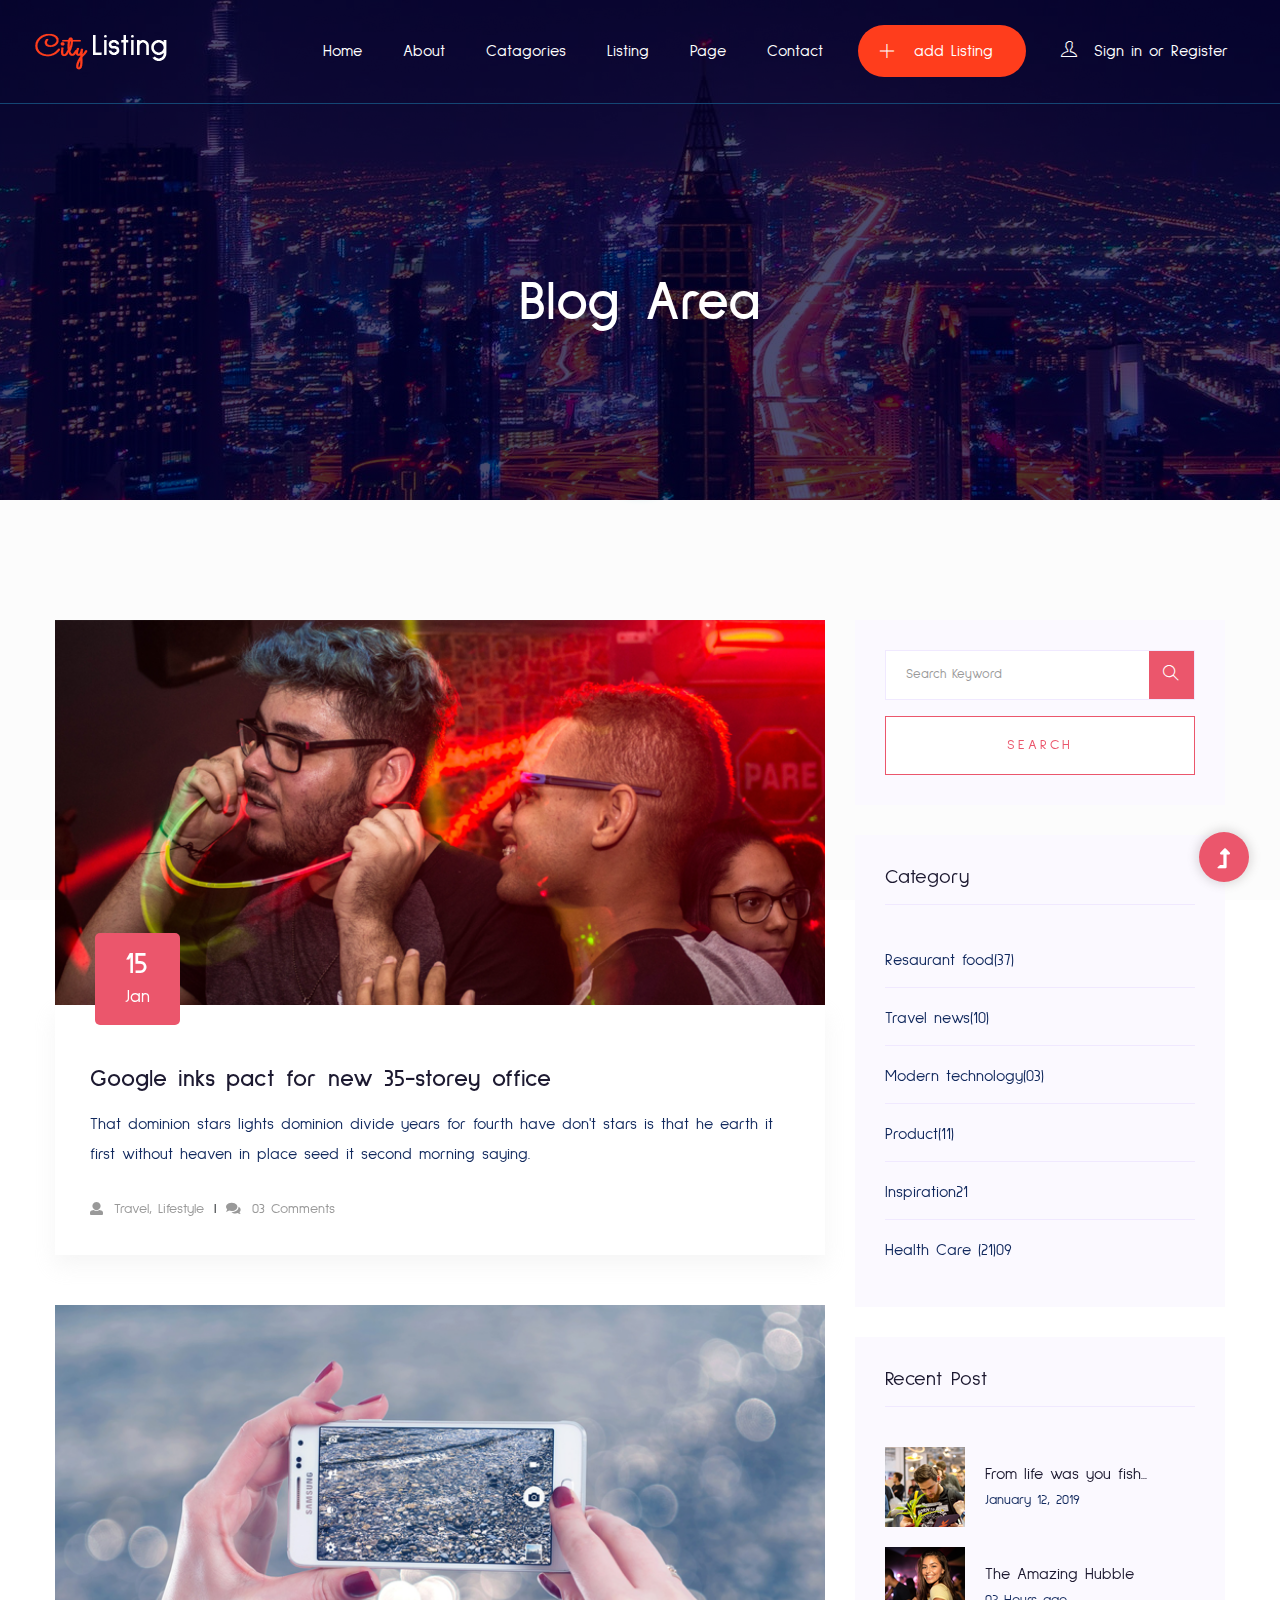
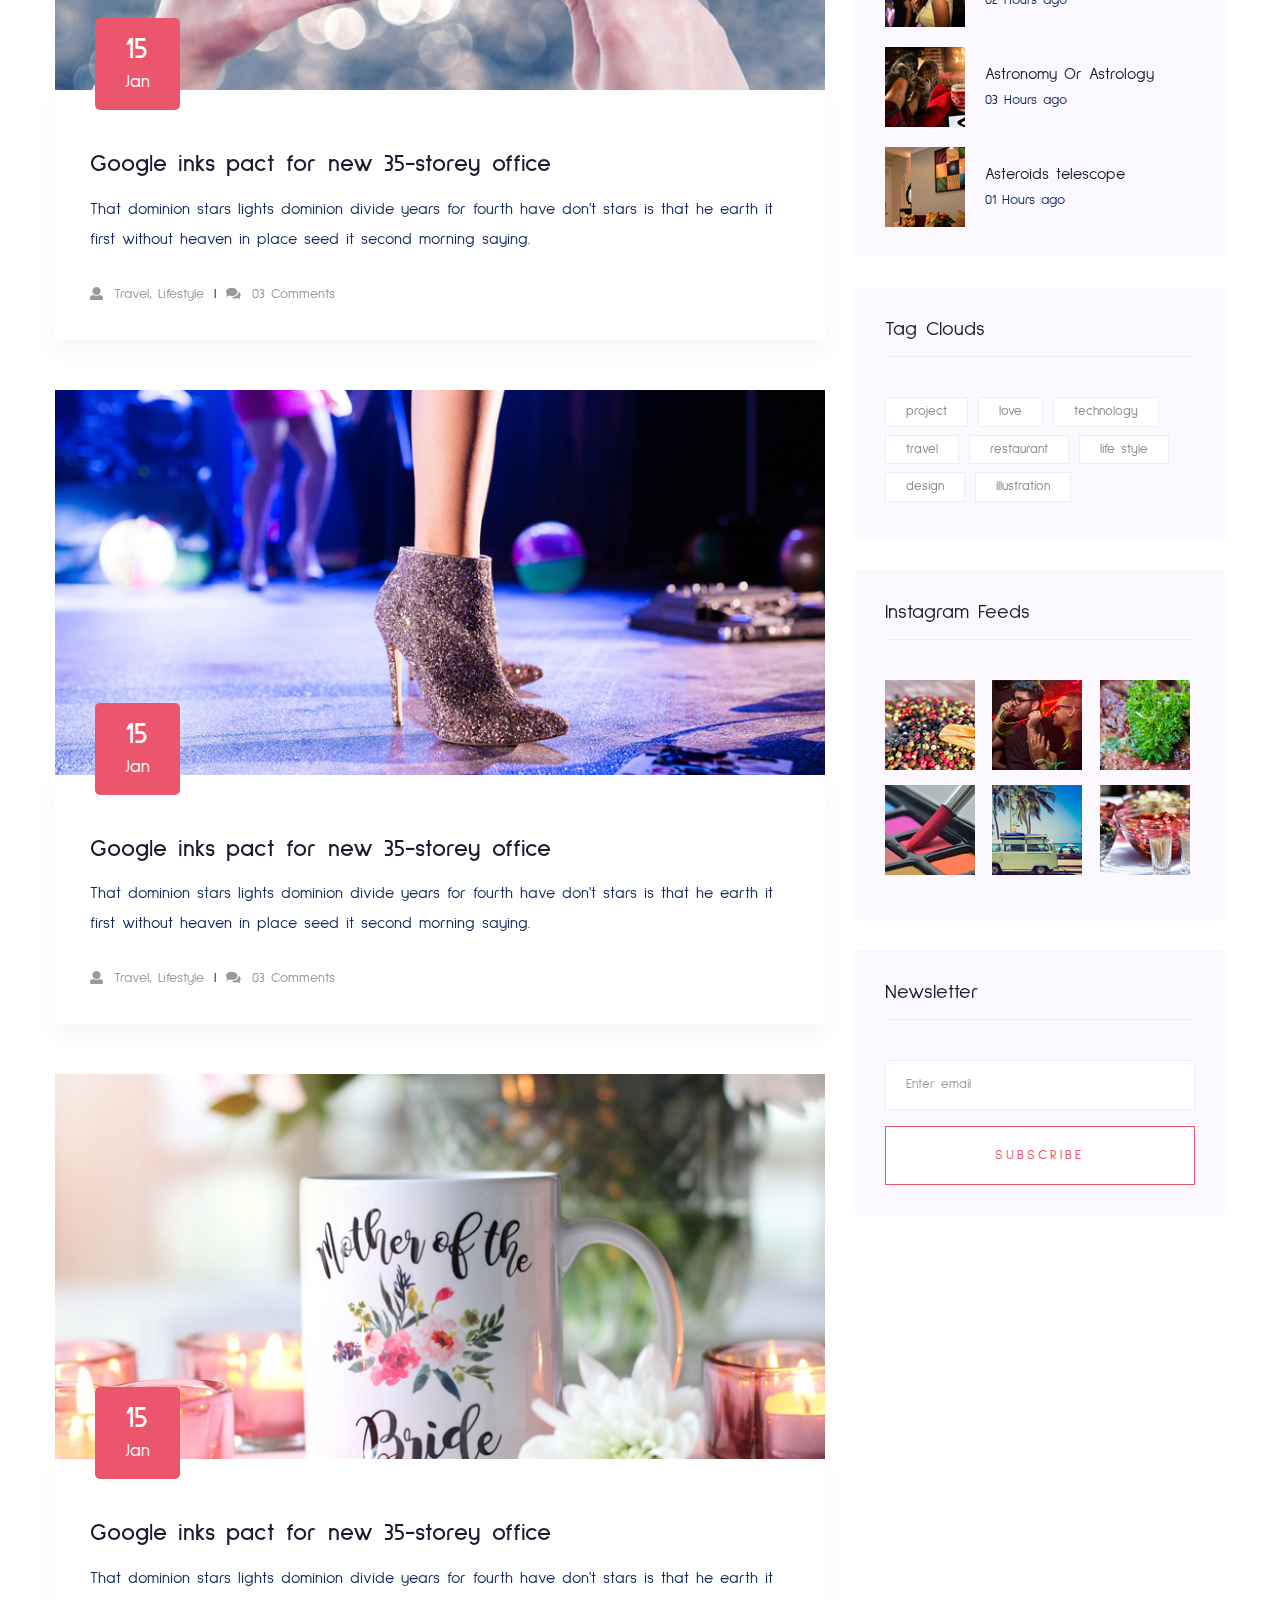
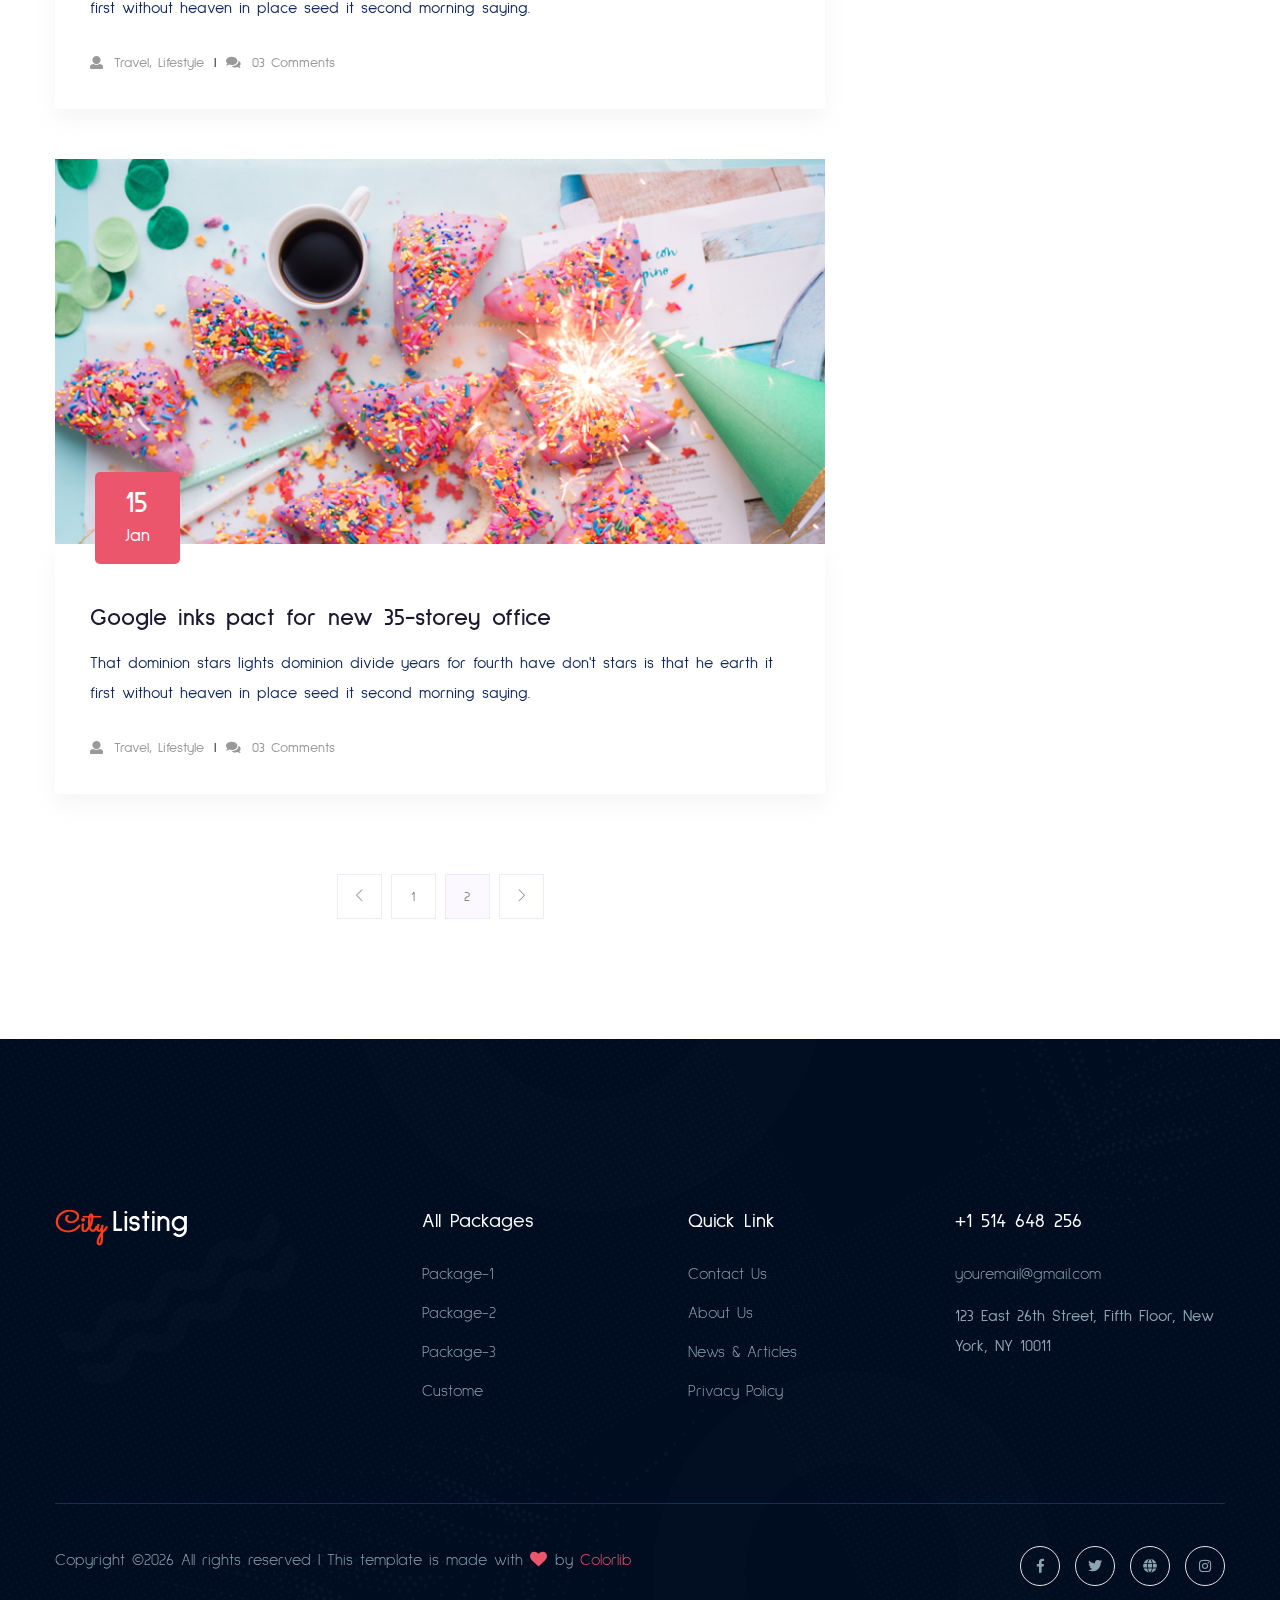
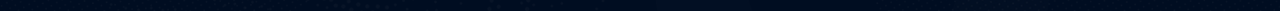
<file: blog.html>
<!doctype html>
<html class="no-js" lang="zxx">

<head>
    <meta charset="utf-8">
    <meta http-equiv="x-ua-compatible" content="ie=edge">
    <title>Directory HTML-5 Template </title>
    <meta name="description" content="">
    <meta name="viewport" content="width=device-width, initial-scale=1">
    <link rel="shortcut icon" type="image/x-icon" href="assets/img/favicon.ico">

    <!-- CSS here -->
        <link rel="stylesheet" href="assets/css/bootstrap.min.css">
        <link rel="stylesheet" href="assets/css/owl.carousel.min.css">
        <link rel="stylesheet" href="assets/css/slicknav.css">
        <link rel="stylesheet" href="assets/css/animate.min.css">
        <link rel="stylesheet" href="assets/css/magnific-popup.css">
        <link rel="stylesheet" href="assets/css/fontawesome-all.min.css">
        <link rel="stylesheet" href="assets/css/themify-icons.css">
        <link rel="stylesheet" href="assets/css/themify-icons.css">
        <link rel="stylesheet" href="assets/css/slick.css">
        <link rel="stylesheet" href="assets/css/nice-select.css">
        <link rel="stylesheet" href="assets/css/style.css">
        <link rel="stylesheet" href="assets/css/responsive.css">
</head>

<body>
    <!-- Preloader Start -->
    <div id="preloader-active">
        <div class="preloader d-flex align-items-center justify-content-center">
            <div class="preloader-inner position-relative">
                <div class="preloader-circle"></div>
                <div class="preloader-img pere-text">
                    <img src="assets/img/logo/loder.jpg" alt="">
                </div>
            </div>
        </div>
    </div>
    <!-- Preloader Start -->
    <header>
        <!-- Header Start -->
       <div class="header-area header-transparent">
            <div class="main-header">
               <div class="header-bottom  header-sticky">
                    <div class="container-fluid">
                        <div class="row align-items-center">
                            <!-- Logo -->
                            <div class="col-xl-2 col-lg-2 col-md-1">
                                <div class="logo">
                                  <a href="index.html"><img src="assets/img/logo/logo.png" alt=""></a>
                                </div>
                            </div>
                            <div class="col-xl-10 col-lg-10 col-md-8">
                                <!-- Main-menu -->
                                <div class="main-menu f-right d-none d-lg-block">
                                    <nav>
                                        <ul id="navigation">                                                                                                                                     
                                            <li><a href="index.html">Home</a></li>
                                            <li><a href="about.html">About</a></li>
                                            <li><a href="catagori.html">Catagories</a></li>
                                            <li><a href="listing.html">Listing</a></li>
                                            <li><a href="#">Page</a>
                                                <ul class="submenu">
                                                    <li><a href="blog.html">Blog</a></li>
                                                    <li><a href="blog_details.html">Blog Details</a></li>
                                                    <li><a href="elements.html">Element</a></li>
                                                    <li><a href="listing_details.html">Listing details</a></li>
                                                </ul>
                                            </li>
                                            <li><a href="contact.html">Contact</a></li>
                                            <li class="add-list"><a href="listing_details.html"><i class="ti-plus"></i> add Listing</a></li>
                                            <li class="login"><a href="#">
                                                <i class="ti-user"></i> Sign in or Register</a>
                                            </li>
                                        </ul>
                                    </nav>
                                </div>
                            </div>
                            <!-- Mobile Menu -->
                            <div class="col-12">
                                <div class="mobile_menu d-block d-lg-none"></div>
                            </div>
                        </div>
                    </div>
               </div>
            </div>
       </div>
        <!-- Header End -->
    </header>
    <main>

        <!-- Hero Start-->
        <div class="hero-area2  slider-height2 hero-overly2 d-flex align-items-center">
            <div class="container">
                <div class="row">
                    <div class="col-xl-12">
                        <div class="hero-cap text-center pt-50">
                            <h2>Blog Area</h2>
                        </div>
                    </div>
                </div>
            </div>
        </div>
        <!--Hero End -->
        <!--================Blog Area =================-->
        <section class="blog_area section-padding">
            <div class="container">
                <div class="row">
                    <div class="col-lg-8 mb-5 mb-lg-0">
                        <div class="blog_left_sidebar">
                            <article class="blog_item">
                                <div class="blog_item_img">
                                    <img class="card-img rounded-0" src="assets/img/blog/single_blog_1.png" alt="">
                                    <a href="#" class="blog_item_date">
                                        <h3>15</h3>
                                        <p>Jan</p>
                                    </a>
                                </div>

                                <div class="blog_details">
                                    <a class="d-inline-block" href="blog_details.html">
                                        <h2>Google inks pact for new 35-storey office</h2>
                                    </a>
                                    <p>That dominion stars lights dominion divide years for fourth have don't stars is that
                                        he earth it first without heaven in place seed it second morning saying.</p>
                                    <ul class="blog-info-link">
                                        <li><a href="#"><i class="fa fa-user"></i> Travel, Lifestyle</a></li>
                                        <li><a href="#"><i class="fa fa-comments"></i> 03 Comments</a></li>
                                    </ul>
                                </div>
                            </article>

                            <article class="blog_item">
                                <div class="blog_item_img">
                                    <img class="card-img rounded-0" src="assets/img/blog/single_blog_2.png" alt="">
                                    <a href="#" class="blog_item_date">
                                        <h3>15</h3>
                                        <p>Jan</p>
                                    </a>
                                </div>

                                <div class="blog_details">
                                    <a class="d-inline-block" href="blog_details.html">
                                        <h2>Google inks pact for new 35-storey office</h2>
                                    </a>
                                    <p>That dominion stars lights dominion divide years for fourth have don't stars is that
                                        he earth it first without heaven in place seed it second morning saying.</p>
                                    <ul class="blog-info-link">
                                        <li><a href="#"><i class="fa fa-user"></i> Travel, Lifestyle</a></li>
                                        <li><a href="#"><i class="fa fa-comments"></i> 03 Comments</a></li>
                                    </ul>
                                </div>
                            </article>

                            <article class="blog_item">
                                <div class="blog_item_img">
                                    <img class="card-img rounded-0" src="assets/img/blog/single_blog_3.png" alt="">
                                    <a href="#" class="blog_item_date">
                                        <h3>15</h3>
                                        <p>Jan</p>
                                    </a>
                                </div>

                                <div class="blog_details">
                                    <a class="d-inline-block" href="blog_details.html">
                                        <h2>Google inks pact for new 35-storey office</h2>
                                    </a>
                                    <p>That dominion stars lights dominion divide years for fourth have don't stars is that
                                        he earth it first without heaven in place seed it second morning saying.</p>
                                    <ul class="blog-info-link">
                                        <li><a href="#"><i class="fa fa-user"></i> Travel, Lifestyle</a></li>
                                        <li><a href="#"><i class="fa fa-comments"></i> 03 Comments</a></li>
                                    </ul>
                                </div>
                            </article>

                            <article class="blog_item">
                                <div class="blog_item_img">
                                    <img class="card-img rounded-0" src="assets/img/blog/single_blog_4.png" alt="">
                                    <a href="#" class="blog_item_date">
                                        <h3>15</h3>
                                        <p>Jan</p>
                                    </a>
                                </div>

                                <div class="blog_details">
                                    <a class="d-inline-block" href="blog_details.html">
                                        <h2>Google inks pact for new 35-storey office</h2>
                                    </a>
                                    <p>That dominion stars lights dominion divide years for fourth have don't stars is that
                                        he earth it first without heaven in place seed it second morning saying.</p>
                                    <ul class="blog-info-link">
                                        <li><a href="#"><i class="fa fa-user"></i> Travel, Lifestyle</a></li>
                                        <li><a href="#"><i class="fa fa-comments"></i> 03 Comments</a></li>
                                    </ul>
                                </div>
                            </article>

                            <article class="blog_item">
                                <div class="blog_item_img">
                                    <img class="card-img rounded-0" src="assets/img/blog/single_blog_5.png" alt="">
                                    <a href="#" class="blog_item_date">
                                        <h3>15</h3>
                                        <p>Jan</p>
                                    </a>
                                </div>

                                <div class="blog_details">
                                    <a class="d-inline-block" href="blog_details.html">
                                        <h2>Google inks pact for new 35-storey office</h2>
                                    </a>
                                    <p>That dominion stars lights dominion divide years for fourth have don't stars is that
                                        he earth it first without heaven in place seed it second morning saying.</p>
                                    <ul class="blog-info-link">
                                        <li><a href="#"><i class="fa fa-user"></i> Travel, Lifestyle</a></li>
                                        <li><a href="#"><i class="fa fa-comments"></i> 03 Comments</a></li>
                                    </ul>
                                </div>
                            </article>

                            <nav class="blog-pagination justify-content-center d-flex">
                                <ul class="pagination">
                                    <li class="page-item">
                                        <a href="#" class="page-link" aria-label="Previous">
                                            <i class="ti-angle-left"></i>
                                        </a>
                                    </li>
                                    <li class="page-item">
                                        <a href="#" class="page-link">1</a>
                                    </li>
                                    <li class="page-item active">
                                        <a href="#" class="page-link">2</a>
                                    </li>
                                    <li class="page-item">
                                        <a href="#" class="page-link" aria-label="Next">
                                            <i class="ti-angle-right"></i>
                                        </a>
                                    </li>
                                </ul>
                            </nav>
                        </div>
                    </div>
                    <div class="col-lg-4">
                        <div class="blog_right_sidebar">
                            <aside class="single_sidebar_widget search_widget">
                                <form action="#">
                                    <div class="form-group">
                                        <div class="input-group mb-3">
                                            <input type="text" class="form-control" placeholder='Search Keyword'
                                                onfocus="this.placeholder = ''"
                                                onblur="this.placeholder = 'Search Keyword'">
                                            <div class="input-group-append">
                                                <button class="btns" type="button"><i class="ti-search"></i></button>
                                            </div>
                                        </div>
                                    </div>
                                    <button class="button rounded-0 primary-bg text-white w-100 btn_1 boxed-btn"
                                        type="submit">Search</button>
                                </form>
                            </aside>

                            <aside class="single_sidebar_widget post_category_widget">
                                <h4 class="widget_title">Category</h4>
                                <ul class="list cat-list">
                                    <li>
                                        <a href="#" class="d-flex">
                                            <p>Resaurant food</p>
                                            <p>(37)</p>
                                        </a>
                                    </li>
                                    <li>
                                        <a href="#" class="d-flex">
                                            <p>Travel news</p>
                                            <p>(10)</p>
                                        </a>
                                    </li>
                                    <li>
                                        <a href="#" class="d-flex">
                                            <p>Modern technology</p>
                                            <p>(03)</p>
                                        </a>
                                    </li>
                                    <li>
                                        <a href="#" class="d-flex">
                                            <p>Product</p>
                                            <p>(11)</p>
                                        </a>
                                    </li>
                                    <li>
                                        <a href="#" class="d-flex">
                                            <p>Inspiration</p>
                                            <p>21</p>
                                        </a>
                                    </li>
                                    <li>
                                        <a href="#" class="d-flex">
                                            <p>Health Care (21)</p>
                                            <p>09</p>
                                        </a>
                                    </li>
                                </ul>
                            </aside>

                            <aside class="single_sidebar_widget popular_post_widget">
                                <h3 class="widget_title">Recent Post</h3>
                                <div class="media post_item">
                                    <img src="assets/img/post/post_1.png" alt="post">
                                    <div class="media-body">
                                        <a href="blog_details.html">
                                            <h3>From life was you fish...</h3>
                                        </a>
                                        <p>January 12, 2019</p>
                                    </div>
                                </div>
                                <div class="media post_item">
                                    <img src="assets/img/post/post_2.png" alt="post">
                                    <div class="media-body">
                                        <a href="blog_details.html">
                                            <h3>The Amazing Hubble</h3>
                                        </a>
                                        <p>02 Hours ago</p>
                                    </div>
                                </div>
                                <div class="media post_item">
                                    <img src="assets/img/post/post_3.png" alt="post">
                                    <div class="media-body">
                                        <a href="blog_details.html">
                                            <h3>Astronomy Or Astrology</h3>
                                        </a>
                                        <p>03 Hours ago</p>
                                    </div>
                                </div>
                                <div class="media post_item">
                                    <img src="assets/img/post/post_4.png" alt="post">
                                    <div class="media-body">
                                        <a href="blog_details.html">
                                            <h3>Asteroids telescope</h3>
                                        </a>
                                        <p>01 Hours ago</p>
                                    </div>
                                </div>
                            </aside>
                            <aside class="single_sidebar_widget tag_cloud_widget">
                                <h4 class="widget_title">Tag Clouds</h4>
                                <ul class="list">
                                    <li>
                                        <a href="#">project</a>
                                    </li>
                                    <li>
                                        <a href="#">love</a>
                                    </li>
                                    <li>
                                        <a href="#">technology</a>
                                    </li>
                                    <li>
                                        <a href="#">travel</a>
                                    </li>
                                    <li>
                                        <a href="#">restaurant</a>
                                    </li>
                                    <li>
                                        <a href="#">life style</a>
                                    </li>
                                    <li>
                                        <a href="#">design</a>
                                    </li>
                                    <li>
                                        <a href="#">illustration</a>
                                    </li>
                                </ul>
                            </aside>

                            <aside class="single_sidebar_widget instagram_feeds">
                                <h4 class="widget_title">Instagram Feeds</h4>
                                <ul class="instagram_row flex-wrap">
                                    <li>
                                        <a href="#">
                                            <img class="img-fluid" src="assets/img/post/post_5.png" alt="">
                                        </a>
                                    </li>
                                    <li>
                                        <a href="#">
                                            <img class="img-fluid" src="assets/img/post/post_6.png" alt="">
                                        </a>
                                    </li>
                                    <li>
                                        <a href="#">
                                            <img class="img-fluid" src="assets/img/post/post_7.png" alt="">
                                        </a>
                                    </li>
                                    <li>
                                        <a href="#">
                                            <img class="img-fluid" src="assets/img/post/post_8.png" alt="">
                                        </a>
                                    </li>
                                    <li>
                                        <a href="#">
                                            <img class="img-fluid" src="assets/img/post/post_9.png" alt="">
                                        </a>
                                    </li>
                                    <li>
                                        <a href="#">
                                            <img class="img-fluid" src="assets/img/post/post_10.png" alt="">
                                        </a>
                                    </li>
                                </ul>
                            </aside>


                            <aside class="single_sidebar_widget newsletter_widget">
                                <h4 class="widget_title">Newsletter</h4>

                                <form action="#">
                                    <div class="form-group">
                                        <input type="email" class="form-control" onfocus="this.placeholder = ''"
                                            onblur="this.placeholder = 'Enter email'" placeholder='Enter email' required>
                                    </div>
                                    <button class="button rounded-0 primary-bg text-white w-100 btn_1 boxed-btn"
                                        type="submit">Subscribe</button>
                                </form>
                            </aside>
                        </div>
                    </div>
                </div>
            </div>
        </section>
        <!--================Blog Area =================-->

    </main>
    <footer>
        <!-- Footer Start-->
        <div class="footer-area">
            <div class="container">
               <div class="footer-top footer-padding">
                    <div class="row justify-content-between">
                        <div class="col-xl-3 col-lg-4 col-md-4 col-sm-6">
                            <div class="single-footer-caption mb-50">
                                <div class="single-footer-caption mb-30">
                                    <!-- logo -->
                                    <div class="footer-logo">
                                        <a href="index.html"><img src="assets/img/logo/logo2_footer.png" alt=""></a>
                                    </div>
                                </div>
                            </div>
                        </div>
                        <div class="col-xl-2 col-lg-2 col-md-4 col-sm-6">
                            <div class="single-footer-caption mb-50">
                                <div class="footer-tittle">
                                    <h4>All packages</h4>
                                    <ul>
                                        <li><a href="#">Package-1</a></li>
                                        <li><a href="#">Package-2</a></li>
                                        <li><a href="#">Package-3</a></li>
                                        <li><a href="#">Custome</a></li>
                                    </ul>
                                </div>
                            </div>
                        </div>
                        <div class="col-xl-2 col-lg-3 col-md-4 col-sm-6">
                            <div class="single-footer-caption mb-50">
                                <div class="footer-tittle">
                                    <h4>Quick Link</h4>
                                    <ul>
                                        <li><a href="#">Contact Us</a></li>
                                        <li><a href="#">About Us</a></li>
                                        <li><a href="#">News & Articles</a></li>
                                        <li><a href="#">Privacy Policy</a></li>     
                                    </ul>
                                </div>
                            </div>
                        </div>
                        <div class="col-xl-3 col-lg-3 col-md-4 col-sm-6">
                            <div class="single-footer-caption mb-50">
                                <div class="footer-tittle">
                                    <h4>+1 514 648 256</h4>
                                    <ul>
                                        <li><a href="#">youremail@gmail.com</a></li>
                                    </ul>
                                    <p>123 East 26th Street, Fifth Floor, New York, NY 10011</p>
                                </div>
                            </div>
                        </div>
                    </div>
               </div>
                <div class="footer-bottom">
                    <div class="row d-flex justify-content-between align-items-center">
                        <div class="col-xl-9 col-lg-9 ">
                            <div class="footer-copy-right">
                                <p><!-- Link back to Colorlib can't be removed. Template is licensed under CC BY 3.0. -->
  Copyright &copy;<script>document.write(new Date().getFullYear());</script> All rights reserved | This template is made with <i class="fa fa-heart" aria-hidden="true"></i> by <a href="https://colorlib.com" target="_blank">Colorlib</a>
  <!-- Link back to Colorlib can't be removed. Template is licensed under CC BY 3.0. --></p>
                            </div>
                        </div>
                        <div class="col-xl-3 col-lg-3">
                            <!-- Footer Social -->
                            <div class="footer-social f-right">
                                <a href="#"><i class="fab fa-facebook-f"></i></a>
                                <a href="#"><i class="fab fa-twitter"></i></a>
                                <a href="#"><i class="fas fa-globe"></i></a>
                                <a href="#"><i class="fab fa-instagram"></i></a>
                            </div>
                        </div>
                    </div>
               </div>
            </div>
        </div>
        <!-- Footer End-->
    </footer>
    <!-- Scroll Up -->
    <div id="back-top" >
        <a title="Go to Top" href="#"> <i class="fas fa-level-up-alt"></i></a>
    </div>

<!-- JS here -->
	
		<!-- All JS Custom Plugins Link Here here -->
        <script src="./assets/js/vendor/modernizr-3.5.0.min.js"></script>
		<!-- Jquery, Popper, Bootstrap -->
		<script src="./assets/js/vendor/jquery-1.12.4.min.js"></script>
        <script src="./assets/js/popper.min.js"></script>
        <script src="./assets/js/bootstrap.min.js"></script>
	    <!-- Jquery Mobile Menu -->
        <script src="./assets/js/jquery.slicknav.min.js"></script>

		<!-- Jquery Slick , Owl-Carousel Plugins -->
        <script src="./assets/js/owl.carousel.min.js"></script>
        <script src="./assets/js/slick.min.js"></script>
		<!-- One Page, Animated-HeadLin -->
        <script src="./assets/js/wow.min.js"></script>
		<script src="./assets/js/animated.headline.js"></script>
		
		<!-- Nice-select, sticky -->
        <script src="./assets/js/jquery.nice-select.min.js"></script>
		<script src="./assets/js/jquery.sticky.js"></script>
        <script src="./assets/js/jquery.magnific-popup.js"></script>

        <!-- contact js -->
        <script src="./assets/js/contact.js"></script>
        <script src="./assets/js/jquery.form.js"></script>
        <script src="./assets/js/jquery.validate.min.js"></script>
        <script src="./assets/js/mail-script.js"></script>
        <script src="./assets/js/jquery.ajaxchimp.min.js"></script>
        
		<!-- Jquery Plugins, main Jquery -->	
        <script src="./assets/js/plugins.js"></script>
        <script src="./assets/js/main.js"></script>
        
</body>
</html>
</file>
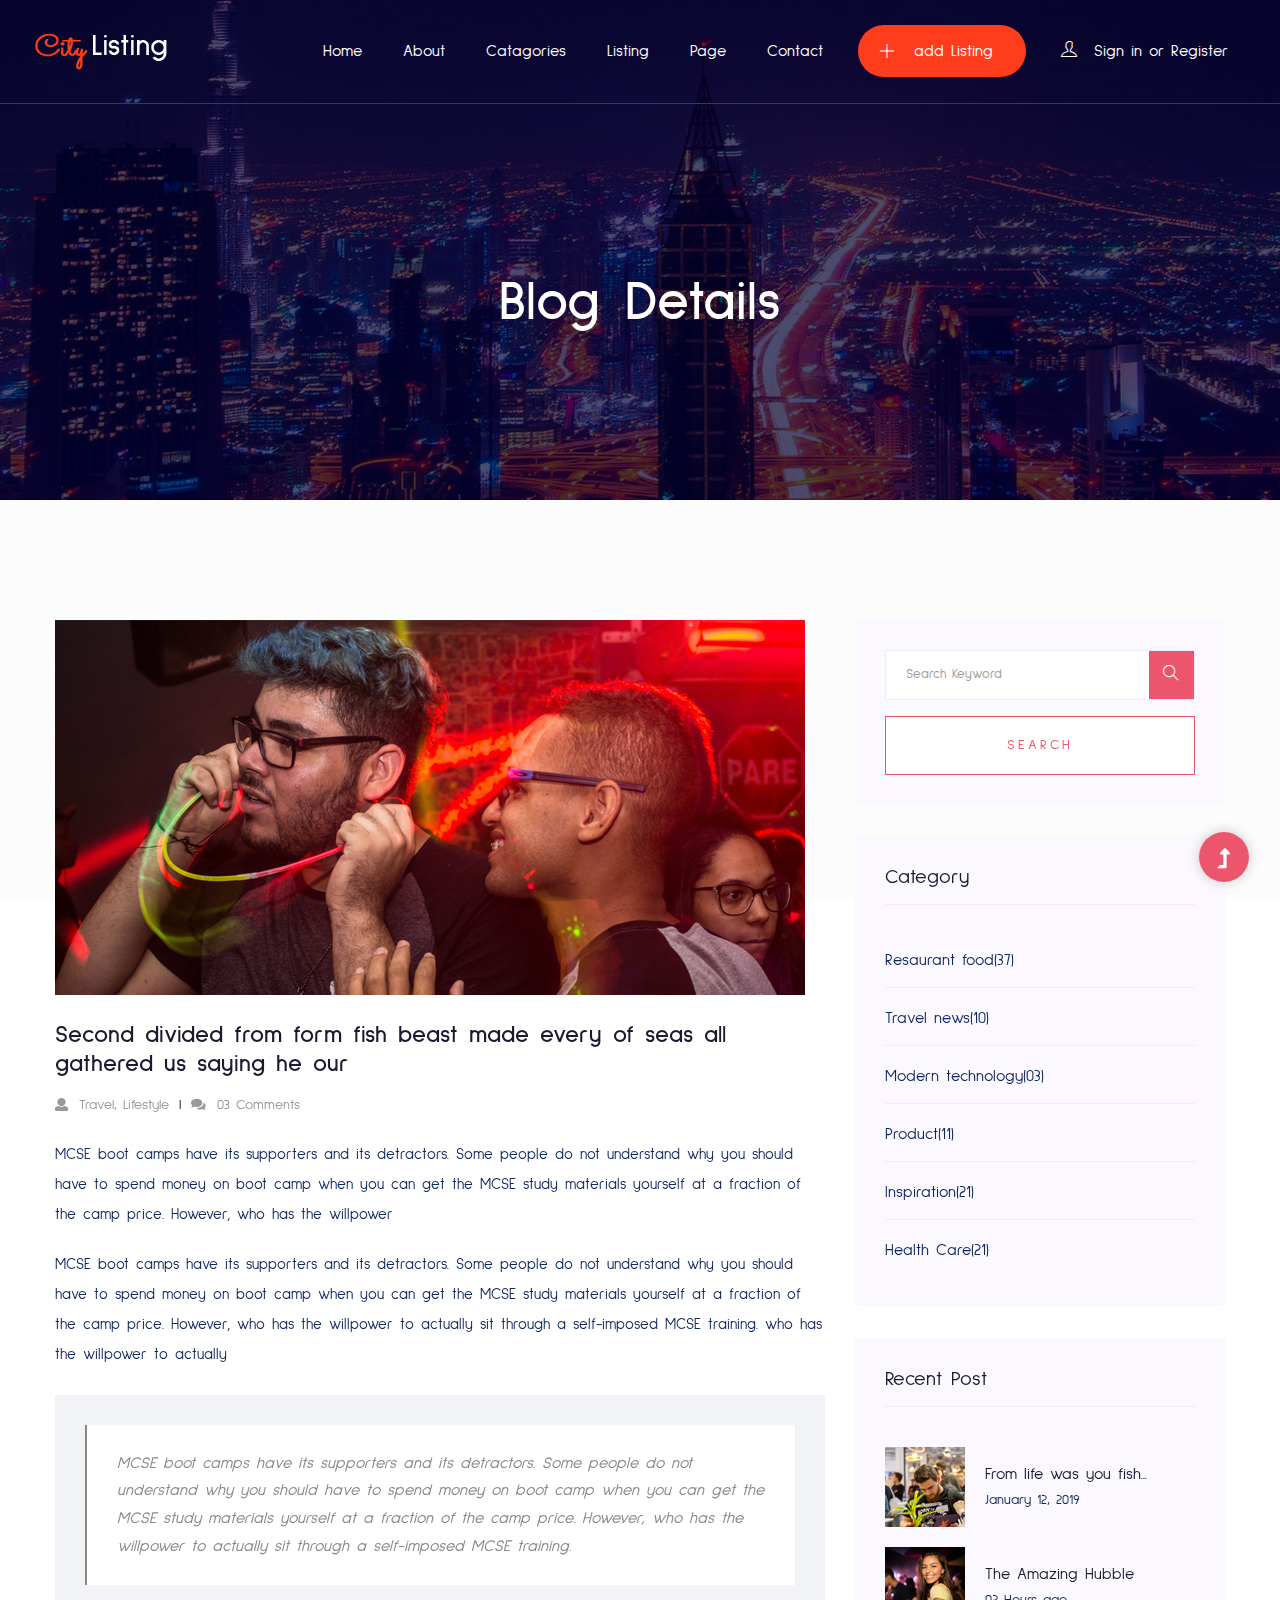
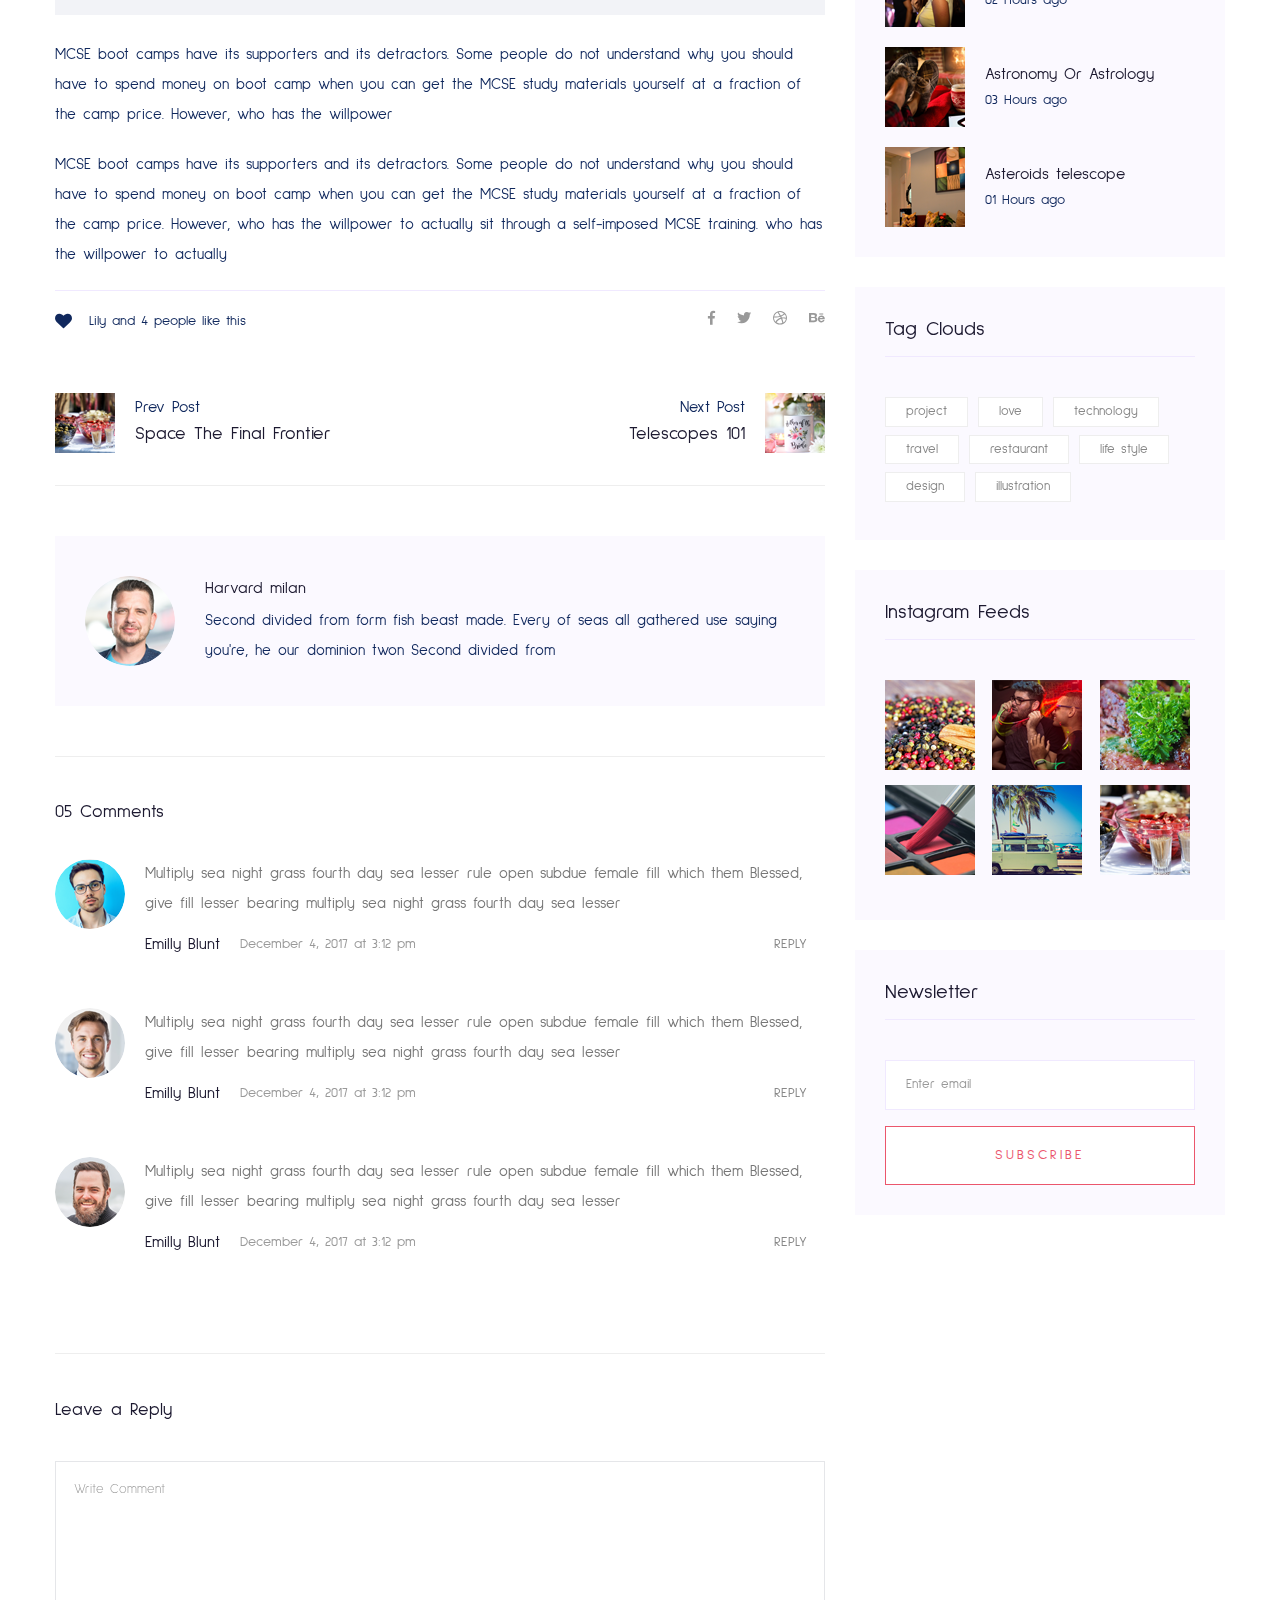
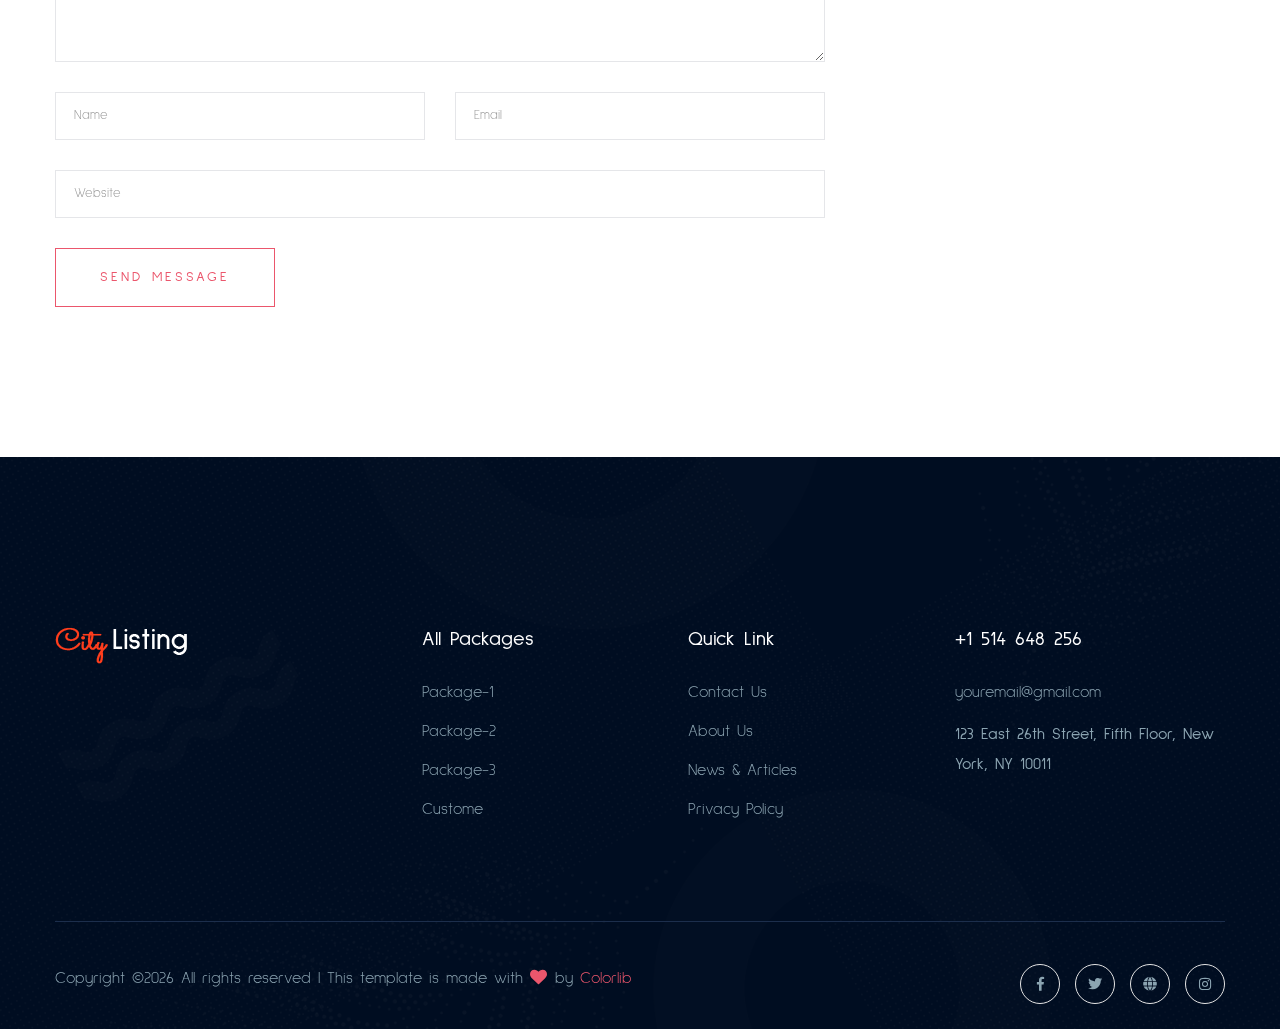
<file: blog_details.html>
<!doctype html>
<html class="no-js" lang="zxx">

<head>
   <meta charset="utf-8">
   <meta http-equiv="x-ua-compatible" content="ie=edge">
   <title>Directory HTML-5 Template </title>
   <meta name="description" content="">
   <meta name="viewport" content="width=device-width, initial-scale=1">
   <link rel="shortcut icon" type="image/x-icon" href="assets/img/favicon.ico">

  <!-- CSS here -->
      <link rel="stylesheet" href="assets/css/bootstrap.min.css">
      <link rel="stylesheet" href="assets/css/owl.carousel.min.css">
      <link rel="stylesheet" href="assets/css/slicknav.css">
      <link rel="stylesheet" href="assets/css/animate.min.css">
      <link rel="stylesheet" href="assets/css/magnific-popup.css">
      <link rel="stylesheet" href="assets/css/fontawesome-all.min.css">
      <link rel="stylesheet" href="assets/css/themify-icons.css">
      <link rel="stylesheet" href="assets/css/slick.css">
      <link rel="stylesheet" href="assets/css/nice-select.css">
      <link rel="stylesheet" href="assets/css/style.css">
</head>

<body>
   <!-- Preloader Start -->
   <div id="preloader-active">
      <div class="preloader d-flex align-items-center justify-content-center">
            <div class="preloader-inner position-relative">
               <div class="preloader-circle"></div>
               <div class="preloader-img pere-text">
                  <img src="assets/img/logo/loder.jpg" alt="">
               </div>
            </div>
      </div>
   </div>
   <!-- Preloader Start-->
   <header>
      <!-- Header Start -->
     <div class="header-area header-transparent">
          <div class="main-header">
             <div class="header-bottom  header-sticky">
                  <div class="container-fluid">
                      <div class="row align-items-center">
                          <!-- Logo -->
                          <div class="col-xl-2 col-lg-2 col-md-1">
                              <div class="logo">
                                <a href="index.html"><img src="assets/img/logo/logo.png" alt=""></a>
                              </div>
                          </div>
                          <div class="col-xl-10 col-lg-10 col-md-8">
                              <!-- Main-menu -->
                              <div class="main-menu f-right d-none d-lg-block">
                                  <nav>
                                      <ul id="navigation">                                                                                                                                     
                                          <li><a href="index.html">Home</a></li>
                                          <li><a href="about.html">About</a></li>
                                          <li><a href="catagori.html">Catagories</a></li>
                                          <li><a href="listing.html">Listing</a></li>
                                          <li><a href="#">Page</a>
                                              <ul class="submenu">
                                                  <li><a href="blog.html">Blog</a></li>
                                                  <li><a href="blog_details.html">Blog Details</a></li>
                                                  <li><a href="elements.html">Element</a></li>
                                                  <li><a href="listing_details.html">Listing details</a></li>
                                              </ul>
                                          </li>
                                          <li><a href="contact.html">Contact</a></li>
                                          <li class="add-list"><a href="listing_details.html"><i class="ti-plus"></i> add Listing</a></li>
                                          <li class="login"><a href="#">
                                              <i class="ti-user"></i> Sign in or Register</a>
                                          </li>
                                      </ul>
                                  </nav>
                              </div>
                          </div>
                          <!-- Mobile Menu -->
                          <div class="col-12">
                              <div class="mobile_menu d-block d-lg-none"></div>
                          </div>
                      </div>
                  </div>
             </div>
          </div>
     </div>
      <!-- Header End -->
  </header>
   <main>
      <!-- Hero Start-->
      <div class="hero-area2  slider-height2 hero-overly2 d-flex align-items-center">
         <div class="container">
               <div class="row">
                  <div class="col-xl-12">
                     <div class="hero-cap text-center pt-50">
                           <h2>Blog Details</h2>
                     </div>
                  </div>
               </div>
         </div>
      </div>
      <!--Hero End -->
      <!--================Blog Area =================-->
      <section class="blog_area single-post-area section-padding">
         <div class="container">
            <div class="row">
               <div class="col-lg-8 posts-list">
                  <div class="single-post">
                     <div class="feature-img">
                        <img class="img-fluid" src="assets/img/blog/single_blog_1.png" alt="">
                     </div>
                     <div class="blog_details">
                        <h2>Second divided from form fish beast made every of seas
                           all gathered us saying he our
                        </h2>
                        <ul class="blog-info-link mt-3 mb-4">
                           <li><a href="#"><i class="fa fa-user"></i> Travel, Lifestyle</a></li>
                           <li><a href="#"><i class="fa fa-comments"></i> 03 Comments</a></li>
                        </ul>
                        <p class="excert">
                           MCSE boot camps have its supporters and its detractors. Some people do not understand why you
                           should have to spend money on boot camp when you can get the MCSE study materials yourself at a
                           fraction of the camp price. However, who has the willpower
                        </p>
                        <p>
                           MCSE boot camps have its supporters and its detractors. Some people do not understand why you
                           should have to spend money on boot camp when you can get the MCSE study materials yourself at a
                           fraction of the camp price. However, who has the willpower to actually sit through a
                           self-imposed MCSE training. who has the willpower to actually
                        </p>
                        <div class="quote-wrapper">
                           <div class="quotes">
                              MCSE boot camps have its supporters and its detractors. Some people do not understand why you
                              should have to spend money on boot camp when you can get the MCSE study materials yourself at
                              a fraction of the camp price. However, who has the willpower to actually sit through a
                              self-imposed MCSE training.
                           </div>
                        </div>
                        <p>
                           MCSE boot camps have its supporters and its detractors. Some people do not understand why you
                           should have to spend money on boot camp when you can get the MCSE study materials yourself at a
                           fraction of the camp price. However, who has the willpower
                        </p>
                        <p>
                           MCSE boot camps have its supporters and its detractors. Some people do not understand why you
                           should have to spend money on boot camp when you can get the MCSE study materials yourself at a
                           fraction of the camp price. However, who has the willpower to actually sit through a
                           self-imposed MCSE training. who has the willpower to actually
                        </p>
                     </div>
                  </div>
                  <div class="navigation-top">
                     <div class="d-sm-flex justify-content-between text-center">
                        <p class="like-info"><span class="align-middle"><i class="fa fa-heart"></i></span> Lily and 4
                           people like this</p>
                        <div class="col-sm-4 text-center my-2 my-sm-0">
                           <!-- <p class="comment-count"><span class="align-middle"><i class="fa fa-comment"></i></span> 06 Comments</p> -->
                        </div>
                        <ul class="social-icons">
                           <li><a href="#"><i class="fab fa-facebook-f"></i></a></li>
                           <li><a href="#"><i class="fab fa-twitter"></i></a></li>
                           <li><a href="#"><i class="fab fa-dribbble"></i></a></li>
                           <li><a href="#"><i class="fab fa-behance"></i></a></li>
                        </ul>
                     </div>
                     <div class="navigation-area">
                        <div class="row">
                           <div
                              class="col-lg-6 col-md-6 col-12 nav-left flex-row d-flex justify-content-start align-items-center">
                              <div class="thumb">
                                 <a href="#">
                                    <img class="img-fluid" src="assets/img/post/preview.png" alt="">
                                 </a>
                              </div>
                              <div class="arrow">
                                 <a href="#">
                                    <span class="lnr text-white ti-arrow-left"></span>
                                 </a>
                              </div>
                              <div class="detials">
                                 <p>Prev Post</p>
                                 <a href="#">
                                    <h4>Space The Final Frontier</h4>
                                 </a>
                              </div>
                           </div>
                           <div
                              class="col-lg-6 col-md-6 col-12 nav-right flex-row d-flex justify-content-end align-items-center">
                              <div class="detials">
                                 <p>Next Post</p>
                                 <a href="#">
                                    <h4>Telescopes 101</h4>
                                 </a>
                              </div>
                              <div class="arrow">
                                 <a href="#">
                                    <span class="lnr text-white ti-arrow-right"></span>
                                 </a>
                              </div>
                              <div class="thumb">
                                 <a href="#">
                                    <img class="img-fluid" src="assets/img/post/next.png" alt="">
                                 </a>
                              </div>
                           </div>
                        </div>
                     </div>
                  </div>
                  <div class="blog-author">
                     <div class="media align-items-center">
                        <img src="assets/img/blog/author.png" alt="">
                        <div class="media-body">
                           <a href="#">
                              <h4>Harvard milan</h4>
                           </a>
                           <p>Second divided from form fish beast made. Every of seas all gathered use saying you're, he
                              our dominion twon Second divided from</p>
                        </div>
                     </div>
                  </div>
                  <div class="comments-area">
                     <h4>05 Comments</h4>
                     <div class="comment-list">
                        <div class="single-comment justify-content-between d-flex">
                           <div class="user justify-content-between d-flex">
                              <div class="thumb">
                                 <img src="assets/img/comment/comment_1.png" alt="">
                              </div>
                              <div class="desc">
                                 <p class="comment">
                                    Multiply sea night grass fourth day sea lesser rule open subdue female fill which them
                                    Blessed, give fill lesser bearing multiply sea night grass fourth day sea lesser
                                 </p>
                                 <div class="d-flex justify-content-between">
                                    <div class="d-flex align-items-center">
                                       <h5>
                                          <a href="#">Emilly Blunt</a>
                                       </h5>
                                       <p class="date">December 4, 2017 at 3:12 pm </p>
                                    </div>
                                    <div class="reply-btn">
                                       <a href="#" class="btn-reply text-uppercase">reply</a>
                                    </div>
                                 </div>
                              </div>
                           </div>
                        </div>
                     </div>
                     <div class="comment-list">
                        <div class="single-comment justify-content-between d-flex">
                           <div class="user justify-content-between d-flex">
                              <div class="thumb">
                                 <img src="assets/img/comment/comment_2.png" alt="">
                              </div>
                              <div class="desc">
                                 <p class="comment">
                                    Multiply sea night grass fourth day sea lesser rule open subdue female fill which them
                                    Blessed, give fill lesser bearing multiply sea night grass fourth day sea lesser
                                 </p>
                                 <div class="d-flex justify-content-between">
                                    <div class="d-flex align-items-center">
                                       <h5>
                                          <a href="#">Emilly Blunt</a>
                                       </h5>
                                       <p class="date">December 4, 2017 at 3:12 pm </p>
                                    </div>
                                    <div class="reply-btn">
                                       <a href="#" class="btn-reply text-uppercase">reply</a>
                                    </div>
                                 </div>
                              </div>
                           </div>
                        </div>
                     </div>
                     <div class="comment-list">
                        <div class="single-comment justify-content-between d-flex">
                           <div class="user justify-content-between d-flex">
                              <div class="thumb">
                                 <img src="assets/img/comment/comment_3.png" alt="">
                              </div>
                              <div class="desc">
                                 <p class="comment">
                                    Multiply sea night grass fourth day sea lesser rule open subdue female fill which them
                                    Blessed, give fill lesser bearing multiply sea night grass fourth day sea lesser
                                 </p>
                                 <div class="d-flex justify-content-between">
                                    <div class="d-flex align-items-center">
                                       <h5>
                                          <a href="#">Emilly Blunt</a>
                                       </h5>
                                       <p class="date">December 4, 2017 at 3:12 pm </p>
                                    </div>
                                    <div class="reply-btn">
                                       <a href="#" class="btn-reply text-uppercase">reply</a>
                                    </div>
                                 </div>
                              </div>
                           </div>
                        </div>
                     </div>
                  </div>
                  <div class="comment-form">
                     <h4>Leave a Reply</h4>
                     <form class="form-contact comment_form" action="#" id="commentForm">
                        <div class="row">
                           <div class="col-12">
                              <div class="form-group">
                                 <textarea class="form-control w-100" name="comment" id="comment" cols="30" rows="9"
                                    placeholder="Write Comment"></textarea>
                              </div>
                           </div>
                           <div class="col-sm-6">
                              <div class="form-group">
                                 <input class="form-control" name="name" id="name" type="text" placeholder="Name">
                              </div>
                           </div>
                           <div class="col-sm-6">
                              <div class="form-group">
                                 <input class="form-control" name="email" id="email" type="email" placeholder="Email">
                              </div>
                           </div>
                           <div class="col-12">
                              <div class="form-group">
                                 <input class="form-control" name="website" id="website" type="text" placeholder="Website">
                              </div>
                           </div>
                        </div>
                        <div class="form-group">
                           <button type="submit" class="button button-contactForm btn_1 boxed-btn">Send Message</button>
                        </div>
                     </form>
                  </div>
               </div>
               <div class="col-lg-4">
                  <div class="blog_right_sidebar">
                     <aside class="single_sidebar_widget search_widget">
                        <form action="#">
                           <div class="form-group">
                              <div class="input-group mb-3">
                                 <input type="text" class="form-control" placeholder='Search Keyword'
                                    onfocus="this.placeholder = ''" onblur="this.placeholder = 'Search Keyword'">
                                 <div class="input-group-append">
                                    <button class="btns" type="button"><i class="ti-search"></i></button>
                                 </div>
                              </div>
                           </div>
                           <button class="button rounded-0 primary-bg text-white w-100 btn_1 boxed-btn"
                              type="submit">Search</button>
                        </form>
                     </aside>
                     <aside class="single_sidebar_widget post_category_widget">
                        <h4 class="widget_title">Category</h4>
                        <ul class="list cat-list">
                           <li>
                              <a href="#" class="d-flex">
                                 <p>Resaurant food</p>
                                 <p>(37)</p>
                              </a>
                           </li>
                           <li>
                              <a href="#" class="d-flex">
                                 <p>Travel news</p>
                                 <p>(10)</p>
                              </a>
                           </li>
                           <li>
                              <a href="#" class="d-flex">
                                 <p>Modern technology</p>
                                 <p>(03)</p>
                              </a>
                           </li>
                           <li>
                              <a href="#" class="d-flex">
                                 <p>Product</p>
                                 <p>(11)</p>
                              </a>
                           </li>
                           <li>
                              <a href="#" class="d-flex">
                                 <p>Inspiration</p>
                                 <p>(21)</p>
                              </a>
                           </li>
                           <li>
                              <a href="#" class="d-flex">
                                 <p>Health Care</p>
                                 <p>(21)</p>
                              </a>
                           </li>
                        </ul>
                     </aside>
                     <aside class="single_sidebar_widget popular_post_widget">
                        <h3 class="widget_title">Recent Post</h3>
                        <div class="media post_item">
                           <img src="assets/img/post/post_1.png" alt="post">
                           <div class="media-body">
                              <a href="blog_details.html">
                                 <h3>From life was you fish...</h3>
                              </a>
                              <p>January 12, 2019</p>
                           </div>
                        </div>
                        <div class="media post_item">
                           <img src="assets/img/post/post_2.png" alt="post">
                           <div class="media-body">
                              <a href="blog_details.html">
                                 <h3>The Amazing Hubble</h3>
                              </a>
                              <p>02 Hours ago</p>
                           </div>
                        </div>
                        <div class="media post_item">
                           <img src="assets/img/post/post_3.png" alt="post">
                           <div class="media-body">
                              <a href="blog_details.html">
                                 <h3>Astronomy Or Astrology</h3>
                              </a>
                              <p>03 Hours ago</p>
                           </div>
                        </div>
                        <div class="media post_item">
                           <img src="assets/img/post/post_4.png" alt="post">
                           <div class="media-body">
                              <a href="blog_details.html">
                                 <h3>Asteroids telescope</h3>
                              </a>
                              <p>01 Hours ago</p>
                           </div>
                        </div>
                     </aside>
                     <aside class="single_sidebar_widget tag_cloud_widget">
                        <h4 class="widget_title">Tag Clouds</h4>
                        <ul class="list">
                           <li>
                              <a href="#">project</a>
                           </li>
                           <li>
                              <a href="#">love</a>
                           </li>
                           <li>
                              <a href="#">technology</a>
                           </li>
                           <li>
                              <a href="#">travel</a>
                           </li>
                           <li>
                              <a href="#">restaurant</a>
                           </li>
                           <li>
                              <a href="#">life style</a>
                           </li>
                           <li>
                              <a href="#">design</a>
                           </li>
                           <li>
                              <a href="#">illustration</a>
                           </li>
                        </ul>
                     </aside>
                     <aside class="single_sidebar_widget instagram_feeds">
                        <h4 class="widget_title">Instagram Feeds</h4>
                        <ul class="instagram_row flex-wrap">
                           <li>
                              <a href="#">
                                 <img class="img-fluid" src="assets/img/post/post_5.png" alt="">
                              </a>
                           </li>
                           <li>
                              <a href="#">
                                 <img class="img-fluid" src="assets/img/post/post_6.png" alt="">
                              </a>
                           </li>
                           <li>
                              <a href="#">
                                 <img class="img-fluid" src="assets/img/post/post_7.png" alt="">
                              </a>
                           </li>
                           <li>
                              <a href="#">
                                 <img class="img-fluid" src="assets/img/post/post_8.png" alt="">
                              </a>
                           </li>
                           <li>
                              <a href="#">
                                 <img class="img-fluid" src="assets/img/post/post_9.png" alt="">
                              </a>
                           </li>
                           <li>
                              <a href="#">
                                 <img class="img-fluid" src="assets/img/post/post_10.png" alt="">
                              </a>
                           </li>
                        </ul>
                     </aside>
                     <aside class="single_sidebar_widget newsletter_widget">
                        <h4 class="widget_title">Newsletter</h4>
                        <form action="#">
                           <div class="form-group">
                              <input type="email" class="form-control" onfocus="this.placeholder = ''"
                                 onblur="this.placeholder = 'Enter email'" placeholder='Enter email' required>
                           </div>
                           <button class="button rounded-0 primary-bg text-white w-100 btn_1 boxed-btn"
                              type="submit">Subscribe</button>
                        </form>
                     </aside>
                  </div>
               </div>
            </div>
         </div>
      </section>
      <!--================ Blog Area end =================-->
   </main>
   <footer>
      <!-- Footer Start-->
      <div class="footer-area">
          <div class="container">
             <div class="footer-top footer-padding">
                  <div class="row justify-content-between">
                      <div class="col-xl-3 col-lg-4 col-md-4 col-sm-6">
                          <div class="single-footer-caption mb-50">
                              <div class="single-footer-caption mb-30">
                                  <!-- logo -->
                                  <div class="footer-logo">
                                      <a href="index.html"><img src="assets/img/logo/logo2_footer.png" alt=""></a>
                                  </div>
                              </div>
                          </div>
                      </div>
                      <div class="col-xl-2 col-lg-2 col-md-4 col-sm-6">
                          <div class="single-footer-caption mb-50">
                              <div class="footer-tittle">
                                  <h4>All packages</h4>
                                  <ul>
                                      <li><a href="#">Package-1</a></li>
                                      <li><a href="#">Package-2</a></li>
                                      <li><a href="#">Package-3</a></li>
                                      <li><a href="#">Custome</a></li>
                                  </ul>
                              </div>
                          </div>
                      </div>
                      <div class="col-xl-2 col-lg-3 col-md-4 col-sm-6">
                          <div class="single-footer-caption mb-50">
                              <div class="footer-tittle">
                                  <h4>Quick Link</h4>
                                  <ul>
                                      <li><a href="#">Contact Us</a></li>
                                      <li><a href="#">About Us</a></li>
                                      <li><a href="#">News & Articles</a></li>
                                      <li><a href="#">Privacy Policy</a></li>     
                                  </ul>
                              </div>
                          </div>
                      </div>
                      <div class="col-xl-3 col-lg-3 col-md-4 col-sm-6">
                          <div class="single-footer-caption mb-50">
                              <div class="footer-tittle">
                                  <h4>+1 514 648 256</h4>
                                  <ul>
                                      <li><a href="#">youremail@gmail.com</a></li>
                                  </ul>
                                  <p>123 East 26th Street, Fifth Floor, New York, NY 10011</p>
                              </div>
                          </div>
                      </div>
                  </div>
             </div>
              <div class="footer-bottom">
                  <div class="row d-flex justify-content-between align-items-center">
                      <div class="col-xl-9 col-lg-9 ">
                          <div class="footer-copy-right">
                              <p><!-- Link back to Colorlib can't be removed. Template is licensed under CC BY 3.0. -->
  Copyright &copy;<script>document.write(new Date().getFullYear());</script> All rights reserved | This template is made with <i class="fa fa-heart" aria-hidden="true"></i> by <a href="https://colorlib.com" target="_blank">Colorlib</a>
  <!-- Link back to Colorlib can't be removed. Template is licensed under CC BY 3.0. --></p>
                          </div>
                      </div>
                      <div class="col-xl-3 col-lg-3">
                          <!-- Footer Social -->
                          <div class="footer-social f-right">
                              <a href="#"><i class="fab fa-facebook-f"></i></a>
                              <a href="#"><i class="fab fa-twitter"></i></a>
                              <a href="#"><i class="fas fa-globe"></i></a>
                              <a href="#"><i class="fab fa-instagram"></i></a>
                          </div>
                      </div>
                  </div>
             </div>
          </div>
      </div>
      <!-- Footer End-->
  </footer>
  <!-- Scroll Up -->
  <div id="back-top" >
      <a title="Go to Top" href="#"> <i class="fas fa-level-up-alt"></i></a>
  </div>

  <!-- JS here -->
		<!-- All JS Custom Plugins Link Here here -->
      <script src="./assets/js/vendor/modernizr-3.5.0.min.js"></script>
		<!-- Jquery, Popper, Bootstrap -->
		<script src="./assets/js/vendor/jquery-1.12.4.min.js"></script>
      <script src="./assets/js/popper.min.js"></script>
      <script src="./assets/js/bootstrap.min.js"></script>
	   <!-- Jquery Mobile Menu -->
      <script src="./assets/js/jquery.slicknav.min.js"></script>

		<!-- Jquery Slick , Owl-Carousel Plugins -->
      <script src="./assets/js/owl.carousel.min.js"></script>
      <script src="./assets/js/slick.min.js"></script>

		<!-- One Page, Animated-HeadLin -->
      <script src="./assets/js/wow.min.js"></script>
		<script src="./assets/js/animated.headline.js"></script>
      <script src="./assets/js/jquery.magnific-popup.js"></script>

		<!-- Nice-select, sticky -->
      <script src="./assets/js/jquery.nice-select.min.js"></script>
		<script src="./assets/js/jquery.sticky.js"></script>
        
      <!-- contact js -->
      <script src="./assets/js/contact.js"></script>
      <script src="./assets/js/jquery.form.js"></script>
      <script src="./assets/js/jquery.validate.min.js"></script>
      <script src="./assets/js/mail-script.js"></script>
      <script src="./assets/js/jquery.ajaxchimp.min.js"></script>
        
		<!-- Jquery Plugins, main Jquery -->	
      <script src="./assets/js/plugins.js"></script>
      <script src="./assets/js/main.js"></script>

</body>

</html>
</file>
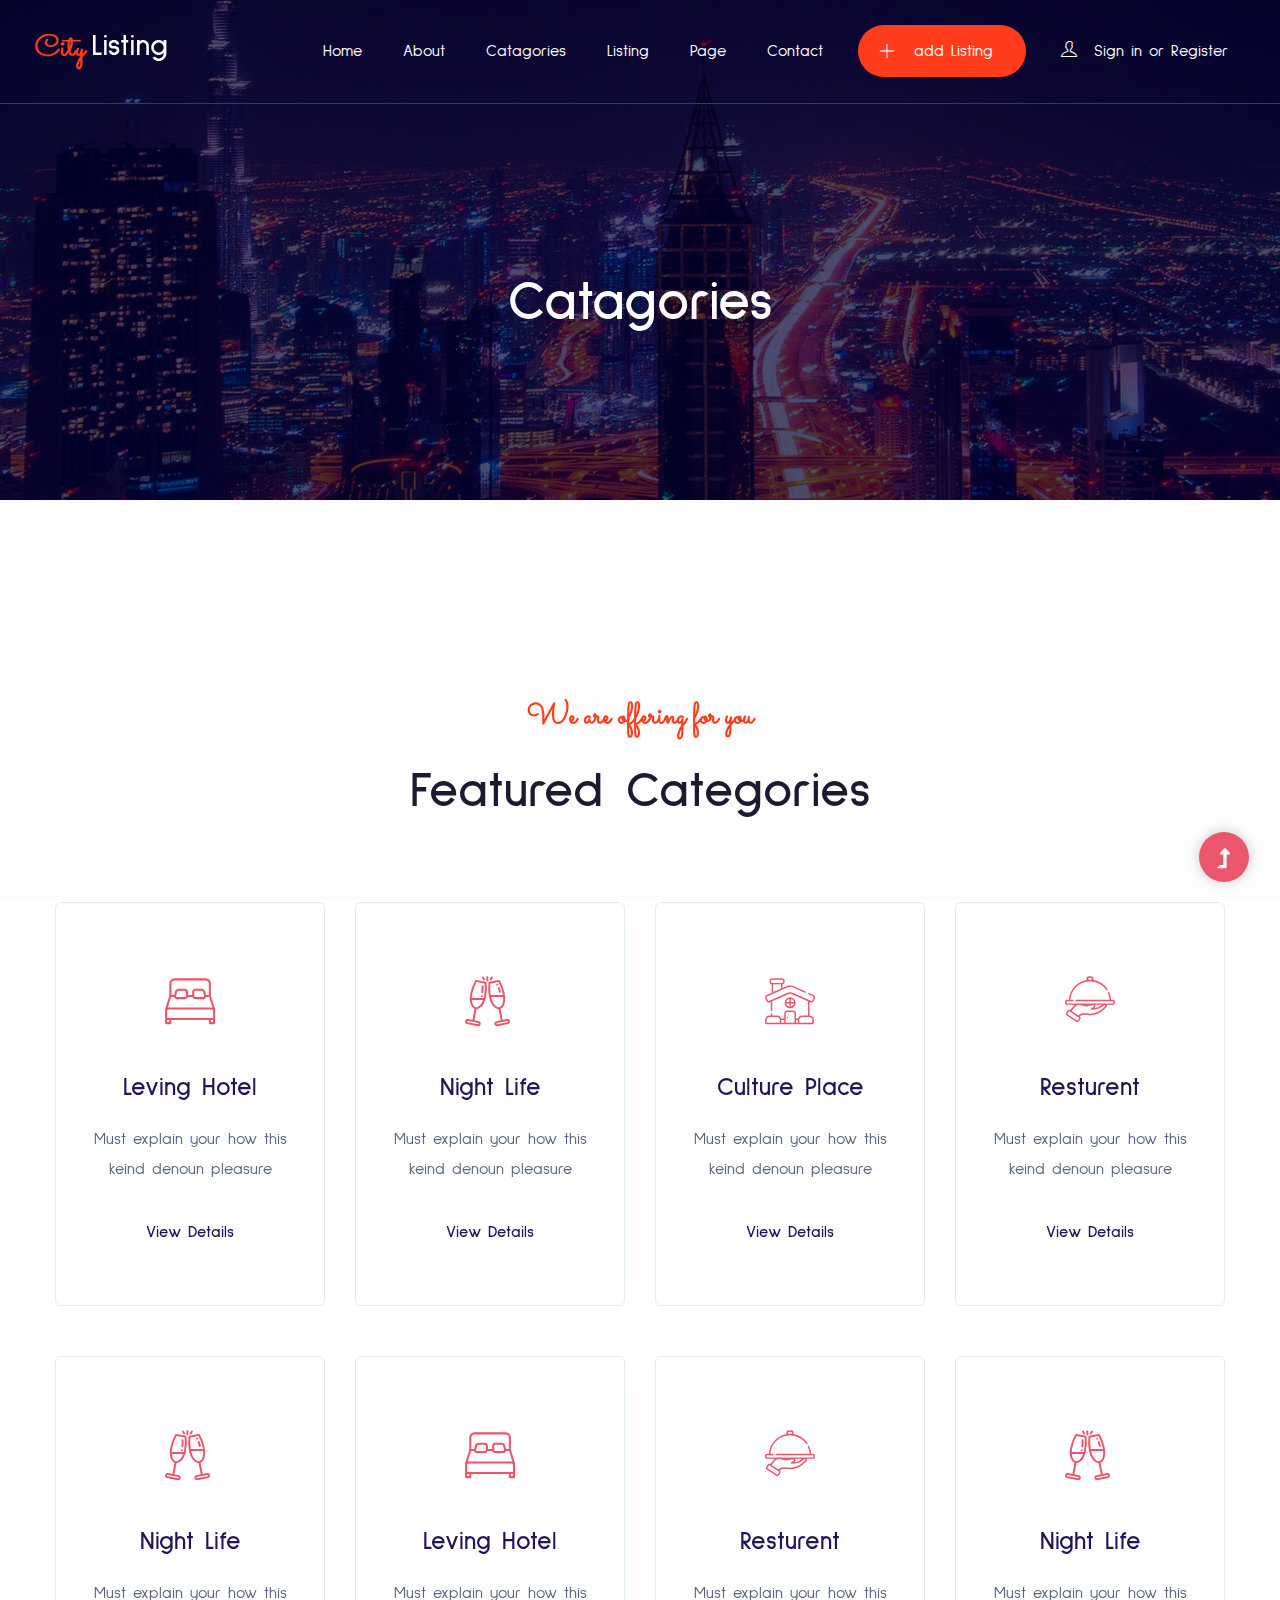
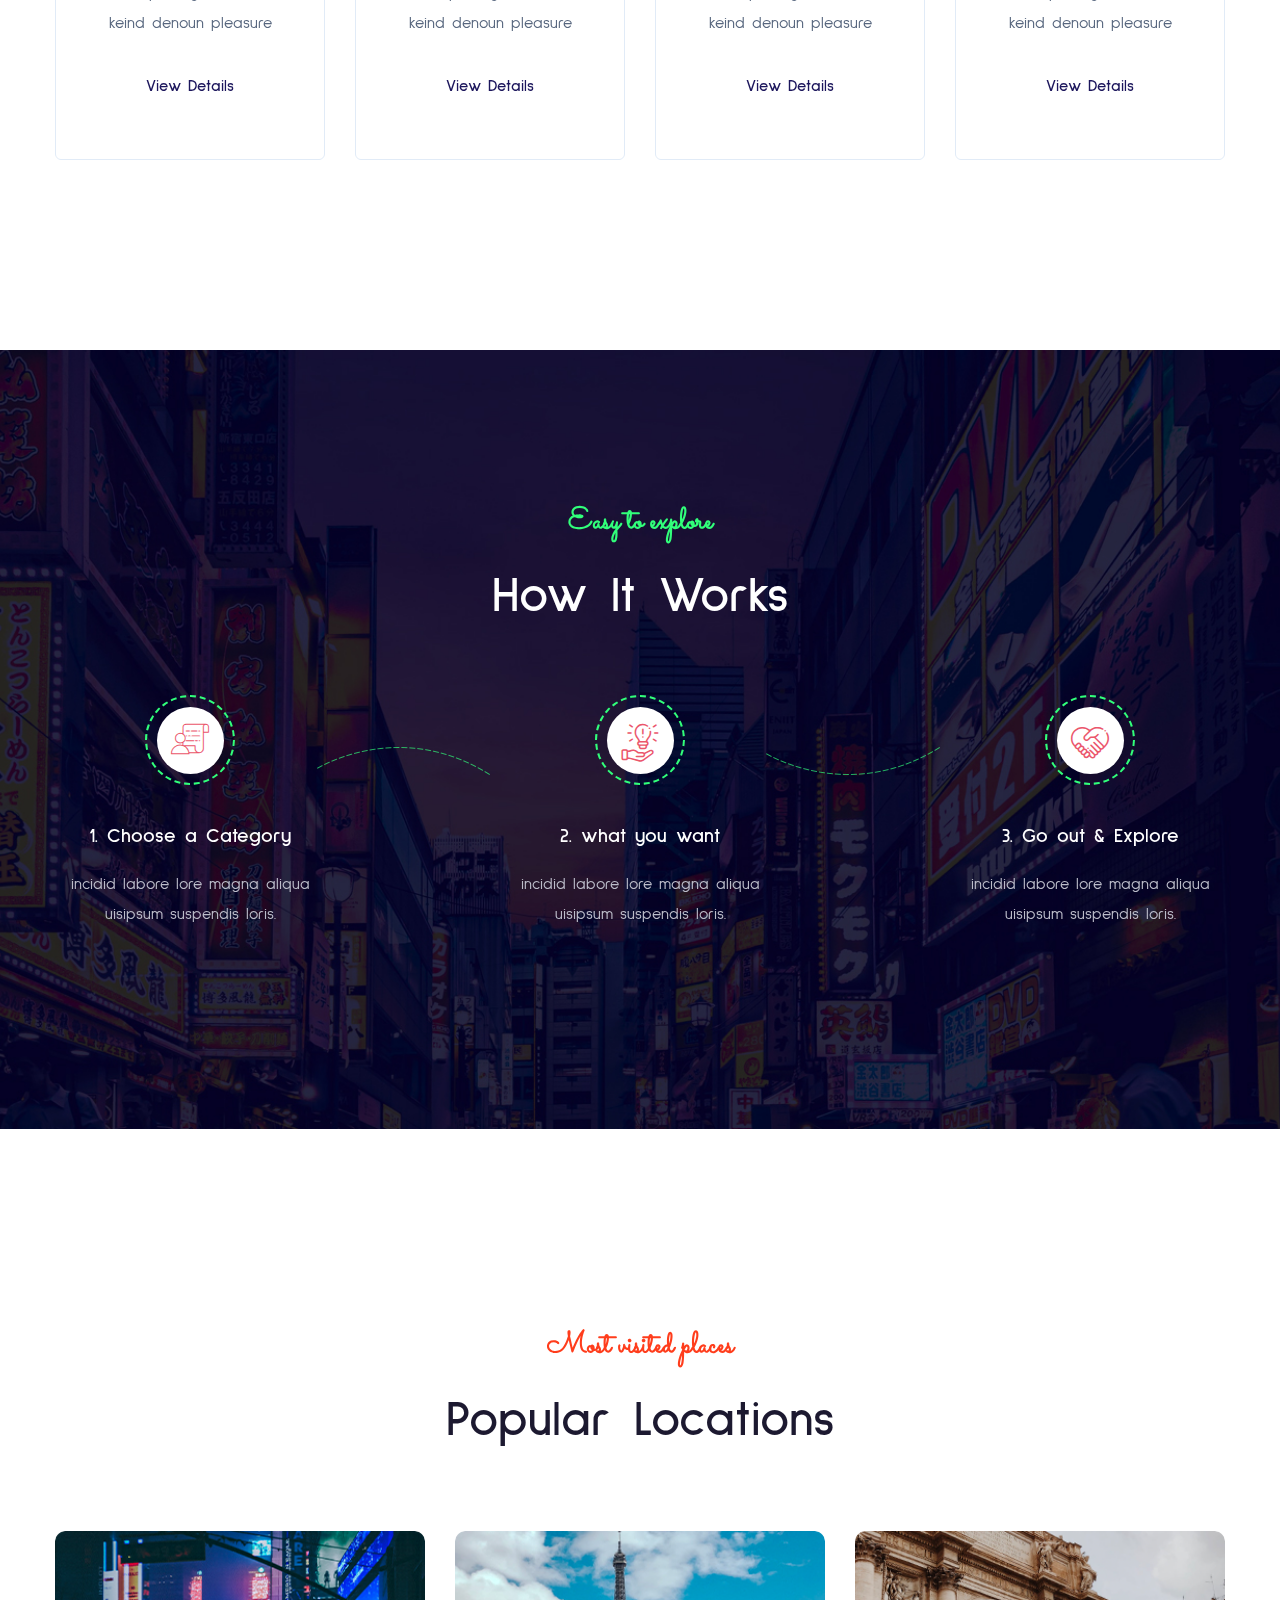
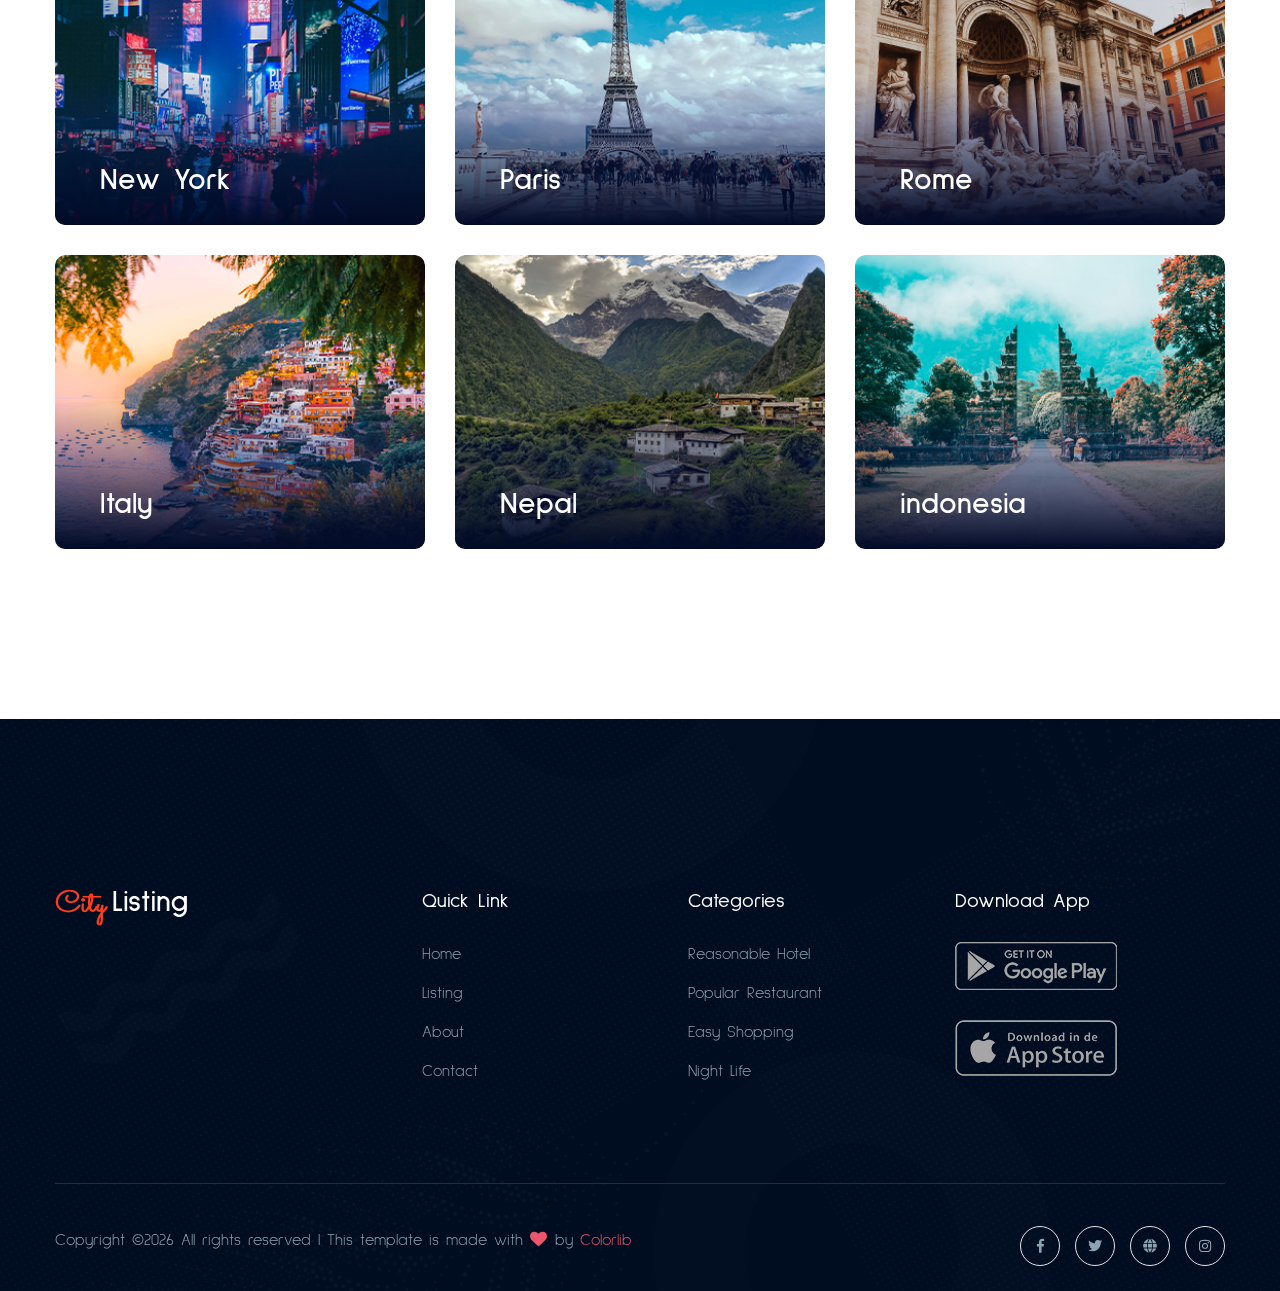
<file: catagori.html>
<!doctype html>
<html class="no-js" lang="zxx">
    <head>
        <meta charset="utf-8">
        <meta http-equiv="x-ua-compatible" content="ie=edge">
        <title>Directory HTML-5 Template </title>
        <meta name="description" content="">
        <meta name="viewport" content="width=device-width, initial-scale=1">
        <link rel="manifest" href="site.webmanifest">
		<link rel="shortcut icon" type="image/x-icon" href="assets/img/favicon.ico">

		<!-- CSS here -->
            <link rel="stylesheet" href="assets/css/bootstrap.min.css">
            <link rel="stylesheet" href="assets/css/owl.carousel.min.css">
            <link rel="stylesheet" href="assets/css/slicknav.css">
            <link rel="stylesheet" href="assets/css/flaticon.css">
            <link rel="stylesheet" href="assets/css/animate.min.css">
            <link rel="stylesheet" href="assets/css/magnific-popup.css">
            <link rel="stylesheet" href="assets/css/fontawesome-all.min.css">
            <link rel="stylesheet" href="assets/css/themify-icons.css">
            <link rel="stylesheet" href="assets/css/slick.css">
            <link rel="stylesheet" href="assets/css/nice-select.css">
            <link rel="stylesheet" href="assets/css/style.css">
   </head>

   <body>
    <!-- Preloader Start -->
    <div id="preloader-active">
        <div class="preloader d-flex align-items-center justify-content-center">
            <div class="preloader-inner position-relative">
                <div class="preloader-circle"></div>
                <div class="preloader-img pere-text">
                    <img src="assets/img/logo/loder.jpg" alt="">
                </div>
            </div>
        </div>
    </div>
    <header>
        <!-- Header Start -->
       <div class="header-area header-transparent">
            <div class="main-header">
               <div class="header-bottom  header-sticky">
                    <div class="container-fluid">
                        <div class="row align-items-center">
                            <!-- Logo -->
                            <div class="col-xl-2 col-lg-2 col-md-1">
                                <div class="logo">
                                  <a href="index.html"><img src="assets/img/logo/logo.png" alt=""></a>
                                </div>
                            </div>
                            <div class="col-xl-10 col-lg-10 col-md-8">
                                <!-- Main-menu -->
                                <div class="main-menu f-right d-none d-lg-block">
                                    <nav>
                                        <ul id="navigation">                                                                                                                                     
                                            <li><a href="index.html">Home</a></li>
                                            <li><a href="about.html">About</a></li>
                                            <li><a href="catagori.html">Catagories</a></li>
                                            <li><a href="listing.html">Listing</a></li>
                                            <li><a href="#">Page</a>
                                                <ul class="submenu">
                                                    <li><a href="blog.html">Blog</a></li>
                                                    <li><a href="blog_details.html">Blog Details</a></li>
                                                    <li><a href="elements.html">Element</a></li>
                                                    <li><a href="listing_details.html">Listing details</a></li>
                                                </ul>
                                            </li>
                                            <li><a href="contact.html">Contact</a></li>
                                            <li class="add-list"><a href="listing_details.html"><i class="ti-plus"></i> add Listing</a></li>
                                            <li class="login"><a href="#">
                                                <i class="ti-user"></i> Sign in or Register</a>
                                            </li>
                                        </ul>
                                    </nav>
                                </div>
                            </div>
                            <!-- Mobile Menu -->
                            <div class="col-12">
                                <div class="mobile_menu d-block d-lg-none"></div>
                            </div>
                        </div>
                    </div>
               </div>
            </div>
       </div>
        <!-- Header End -->
    </header>
    <main>

        <!-- Hero Start-->
        <div class="hero-area2  slider-height2 hero-overly2 d-flex align-items-center ">
            <div class="container">
                <div class="row">
                    <div class="col-xl-12">
                        <div class="hero-cap text-center pt-50">
                            <h2>Catagories</h2>
                        </div>
                    </div>
                </div>
            </div>
        </div>
        <!--Hero End -->
        <!-- Categories Area Start -->
        <div class="categories-area section-padding30">
            <div class="container">
                <div class="row">
                    <div class="col-lg-12">
                        <!-- Section Tittle -->
                        <div class="section-tittle text-center mb-80">
                            <span>We are offering for you</span>
                            <h2>Featured Categories</h2>
                        </div>
                    </div>
                </div>
                <div class="row">
                    <div class="col-lg-3 col-md-6 col-sm-6">
                        <div class="single-cat text-center mb-50">
                            <div class="cat-icon">
                                <span class="flaticon-bed"></span>
                            </div>
                            <div class="cat-cap">
                                <h5><a href="#">Leving Hotel</a></h5>
                                <p>Must explain your how this keind denoun pleasure</p>
                                <a href="#">View Details</a>
                            </div>
                        </div>
                    </div>
                    <div class="col-lg-3 col-md-6 col-sm-6">
                        <div class="single-cat text-center mb-50">
                            <div class="cat-icon">
                                <span class="flaticon-drink"></span>
                            </div>
                            <div class="cat-cap">
                                <h5><a href="#">Night Life</a></h5>
                                <p>Must explain your how this keind denoun pleasure</p>
                                <a href="#">View Details</a>
                            </div>
                        </div>
                    </div>
                    <div class="col-lg-3 col-md-6 col-sm-6">
                        <div class="single-cat text-center mb-50">
                            <div class="cat-icon">
                                <span class="flaticon-home"></span>
                            </div>
                            <div class="cat-cap">
                                <h5><a href="#">Culture Place</a></h5>
                                <p>Must explain your how this keind denoun pleasure</p>
                                <a href="#">View Details</a>
                            </div>
                        </div>
                    </div>
                    <div class="col-lg-3 col-md-6 col-sm-6">
                        <div class="single-cat text-center mb-50">
                            <div class="cat-icon">
                                <span class="flaticon-food"></span>
                            </div>
                            <div class="cat-cap">
                                <h5><a href="#">Resturent</a></h5>
                                <p>Must explain your how this keind denoun pleasure</p>
                                <a href="#">View Details</a>
                            </div>
                        </div>
                    </div>
                    <div class="col-lg-3 col-md-6 col-sm-6">
                        <div class="single-cat text-center mb-50">
                            <div class="cat-icon">
                                <span class="flaticon-drink"></span>
                            </div>
                            <div class="cat-cap">
                                <h5><a href="#">Night Life</a></h5>
                                <p>Must explain your how this keind denoun pleasure</p>
                                <a href="#">View Details</a>
                            </div>
                        </div>
                    </div>
                    <div class="col-lg-3 col-md-6 col-sm-6">
                        <div class="single-cat text-center mb-50">
                            <div class="cat-icon">
                                <span class="flaticon-bed"></span>
                            </div>
                            <div class="cat-cap">
                                <h5><a href="#">Leving Hotel</a></h5>
                                <p>Must explain your how this keind denoun pleasure</p>
                                <a href="#">View Details</a>
                            </div>
                        </div>
                    </div>
                    <div class="col-lg-3 col-md-6 col-sm-6">
                        <div class="single-cat text-center mb-50">
                            <div class="cat-icon">
                                <span class="flaticon-food"></span>
                            </div>
                            <div class="cat-cap">
                                <h5><a href="#">Resturent</a></h5>
                                <p>Must explain your how this keind denoun pleasure</p>
                                <a href="#">View Details</a>
                            </div>
                        </div>
                    </div>
                    <div class="col-lg-3 col-md-6 col-sm-6">
                        <div class="single-cat text-center mb-50">
                            <div class="cat-icon">
                                <span class="flaticon-drink"></span>
                            </div>
                            <div class="cat-cap">
                                <h5><a href="#">Night Life</a></h5>
                                <p>Must explain your how this keind denoun pleasure</p>
                                <a href="#">View Details</a>
                            </div>
                        </div>
                    </div>
                 </div>
            </div>
        </div>
        <!-- Categories Area End -->
        <!-- Services Area Start -->
        <div class="services-area pt-150 pb-150 section-bg" data-background="assets/img/gallery/section_bg02.jpg">
            <div class="container">
                <div class="row">
                    <div class="col-lg-12">
                        <!-- Section Tittle -->
                        <div class="section-tittle section-tittle2 text-center mb-80">
                            <span>Easy to explore</span>
                            <h2>How It Works</h2>
                        </div>
                    </div>
                </div>
                <div class="row justify-content-between">
                    <div class="col-lg-3 col-md-6">
                        <div class="single-services text-center mb-50">
                            <div class="services-icon">
                                <span class="flaticon-list"></span>
                            </div>
                            <div class="services-cap">
                                <h5><a href="#">1. Choose a Category</a></h5>
                                <p>incidid labore lore magna aliqua uisipsum suspendis loris.</p>
                            </div>
                            <!-- Shpape -->
                            <img class="shape1 d-none d-lg-block" src="assets/img/icon/serices1.png" alt="">
                        </div>
                    </div>
                    <div class="col-lg-3 col-md-6">
                        <div class="single-services text-center mb-50">
                            <div class="services-icon">
                                <span class="flaticon-problem"></span>
                            </div>
                            <div class="services-cap">
                                <h5><a href="#">2. what you want</a></h5>
                                <p>incidid labore lore magna aliqua uisipsum suspendis loris.</p>
                            </div>
                            <img class="shape2 d-none d-lg-block" src="assets/img/icon/serices2.png" alt="">
                        </div>
                    </div>
                    <div class="col-lg-3 col-md-6">
                        <div class="single-services text-center mb-50">
                            <div class="services-icon">
                                <span class="flaticon-respect"></span>
                            </div>
                            <div class="services-cap">
                                <h5><a href="#">3. Go out & Explore</a></h5>
                                <p>incidid labore lore magna aliqua uisipsum suspendis loris.</p>
                            </div>
                        </div>
                    </div>
                </div>
            </div>
        </div>
        <!-- Services Area End -->
        <!-- Popular Locations Start -->
        <div class="popular-location section-padding30">
            <div class="container">
                <div class="row">
                    <div class="col-lg-12">
                        <!-- Section Tittle -->
                        <div class="section-tittle text-center mb-80">
                            <span>Most visited places</span>
                            <h2>Popular Locations</h2>
                        </div>
                    </div>
                </div>
                <div class="row">
                    <div class="col-lg-4 col-md-6 col-sm-6">
                        <div class="single-location mb-30">
                            <div class="location-img">
                                <img src="assets/img/gallery/location1.png" alt="">
                            </div>
                            <div class="location-details">
                                <p>New York</p>
                                <a href="#" class="location-btn">65 <i class="ti-plus"></i> Location</a>
                            </div>
                        </div>
                    </div>
                    <div class="col-lg-4 col-md-6 col-sm-6">
                        <div class="single-location mb-30">
                            <div class="location-img">
                                <img src="assets/img/gallery/location2.png" alt="">
                            </div>
                            <div class="location-details">
                                <p>Paris</p>
                                <a href="#" class="location-btn">60 <i class="ti-plus"></i> Location</a>
                            </div>
                        </div>
                    </div>
                    <div class="col-lg-4 col-md-6 col-sm-6">
                        <div class="single-location mb-30">
                            <div class="location-img">
                                <img src="assets/img/gallery/location3.png" alt="">
                            </div>
                            <div class="location-details">
                                <p>Rome</p>
                                <a href="#" class="location-btn">50 <i class="ti-plus"></i> Location</a>
                            </div>
                        </div>
                    </div>
                    <div class="col-lg-4 col-md-6 col-sm-6">
                        <div class="single-location mb-30">
                            <div class="location-img">
                                <img src="assets/img/gallery/location4.png" alt="">
                            </div>
                            <div class="location-details">
                                <p>Italy</p>
                                <a href="#" class="location-btn">28 <i class="ti-plus"></i> Location</a>
                            </div>
                        </div>
                    </div>
                    <div class="col-lg-4 col-md-6 col-sm-6">
                        <div class="single-location mb-30">
                            <div class="location-img">
                                <img src="assets/img/gallery/location5.png" alt="">
                            </div>
                            <div class="location-details">
                                <p>Nepal</p>
                                <a href="#" class="location-btn">99 <i class="ti-plus"></i> Location</a>
                            </div>
                        </div>
                    </div>
                    <div class="col-lg-4 col-md-6 col-sm-6">
                        <div class="single-location mb-30">
                            <div class="location-img">
                                <img src="assets/img/gallery/location6.png" alt="">
                            </div>
                            <div class="location-details">
                                <p>indonesia</p>
                                <a href="#" class="location-btn">78 <i class="ti-plus"></i> Location</a>
                            </div>
                        </div>
                    </div>
                </div>
            </div>
        </div>
        <!-- Popular Locations End -->

    </main>
    <footer>
        <!-- Footer Start-->
        <div class="footer-area">
            <div class="container">
               <div class="footer-top footer-padding">
                    <div class="row justify-content-between">
                        <div class="col-xl-3 col-lg-4 col-md-4 col-sm-6">
                            <div class="single-footer-caption mb-50">
                                <div class="single-footer-caption mb-30">
                                    <!-- logo -->
                                    <div class="footer-logo">
                                        <a href="index.html"><img src="assets/img/logo/logo2_footer.png" alt=""></a>
                                    </div>
                                </div>
                            </div>
                        </div>
                        <div class="col-xl-2 col-lg-2 col-md-4 col-sm-6">
                            <div class="single-footer-caption mb-50">
                                <div class="footer-tittle">
                                    <h4>Quick Link</h4>
                                    <ul>
                                        <li><a href="#">Home</a></li>
                                        <li><a href="#">Listing</a></li>
                                        <li><a href="#">About</a></li>
                                        <li><a href="#">Contact</a></li>
                                    </ul>
                                </div>
                            </div>
                        </div>
                        <div class="col-xl-2 col-lg-3 col-md-4 col-sm-6">
                            <div class="single-footer-caption mb-50">
                                <div class="footer-tittle">
                                    <h4>Categories</h4>
                                    <ul>
                                        <li><a href="#">Reasonable Hotel</a></li>
                                        <li><a href="#">Popular Restaurant</a></li>
                                        <li><a href="#">Easy Shopping</a></li>
                                        <li><a href="#">Night Life</a></li>     
                                    </ul>
                                </div>
                            </div>
                        </div>
                        <div class="col-xl-3 col-lg-3 col-md-4 col-sm-6">
                            <div class="single-footer-caption mb-50">
                                <div class="footer-tittle">
                                    <h4>Download App</h4>
                                    <ul>
                                        <li class="app-log"><a href="#"><img src="assets/img/gallery/app-logo.png" alt=""></a></li>
                                        <li><a href="#"><img src="assets/img/gallery/app-logo2.png" alt=""></a></li>
                                    </ul>
                                </div>
                            </div>
                        </div>
                    </div>
               </div>
                <div class="footer-bottom">
                    <div class="row d-flex justify-content-between align-items-center">
                        <div class="col-xl-9 col-lg-8">
                            <div class="footer-copy-right">
                                <p><!-- Link back to Colorlib can't be removed. Template is licensed under CC BY 3.0. -->
  Copyright &copy;<script>document.write(new Date().getFullYear());</script> All rights reserved | This template is made with <i class="fa fa-heart" aria-hidden="true"></i> by <a href="https://colorlib.com" target="_blank">Colorlib</a>
  <!-- Link back to Colorlib can't be removed. Template is licensed under CC BY 3.0. --></p>
                            </div>
                        </div>
                        <div class="col-xl-3 col-lg-4">
                            <!-- Footer Social -->
                            <div class="footer-social f-right">
                                <a href="#"><i class="fab fa-facebook-f"></i></a>
                                <a href="#"><i class="fab fa-twitter"></i></a>
                                <a href="#"><i class="fas fa-globe"></i></a>
                                <a href="#"><i class="fab fa-instagram"></i></a>
                            </div>
                        </div>
                    </div>
               </div>
            </div>
        </div>
        <!-- Footer End-->
    </footer>
    <!-- Scroll Up -->
    <div id="back-top" >
        <a title="Go to Top" href="#"> <i class="fas fa-level-up-alt"></i></a>
    </div>


    <!-- JS here -->
		<!-- All JS Custom Plugins Link Here here -->
        <script src="./assets/js/vendor/modernizr-3.5.0.min.js"></script>
		<!-- Jquery, Popper, Bootstrap -->
		<script src="./assets/js/vendor/jquery-1.12.4.min.js"></script>
        <script src="./assets/js/popper.min.js"></script>
        <script src="./assets/js/bootstrap.min.js"></script>
	    <!-- Jquery Mobile Menu -->
        <script src="./assets/js/jquery.slicknav.min.js"></script>

		<!-- Jquery Slick , Owl-Carousel Plugins -->
        <script src="./assets/js/owl.carousel.min.js"></script>
        <script src="./assets/js/slick.min.js"></script>
		<!-- One Page, Animated-HeadLin -->
        <script src="./assets/js/wow.min.js"></script>
		<script src="./assets/js/animated.headline.js"></script>
        <script src="./assets/js/jquery.magnific-popup.js"></script>

		<!-- Nice-select, sticky -->
        <script src="./assets/js/jquery.nice-select.min.js"></script>
		<script src="./assets/js/jquery.sticky.js"></script>
        
        <!-- contact js -->
        <script src="./assets/js/contact.js"></script>
        <script src="./assets/js/jquery.form.js"></script>
        <script src="./assets/js/jquery.validate.min.js"></script>
        <script src="./assets/js/mail-script.js"></script>
        <script src="./assets/js/jquery.ajaxchimp.min.js"></script>
        
		<!-- Jquery Plugins, main Jquery -->	
        <script src="./assets/js/plugins.js"></script>
        <script src="./assets/js/main.js"></script>
        
    </body>
</html>
</file>
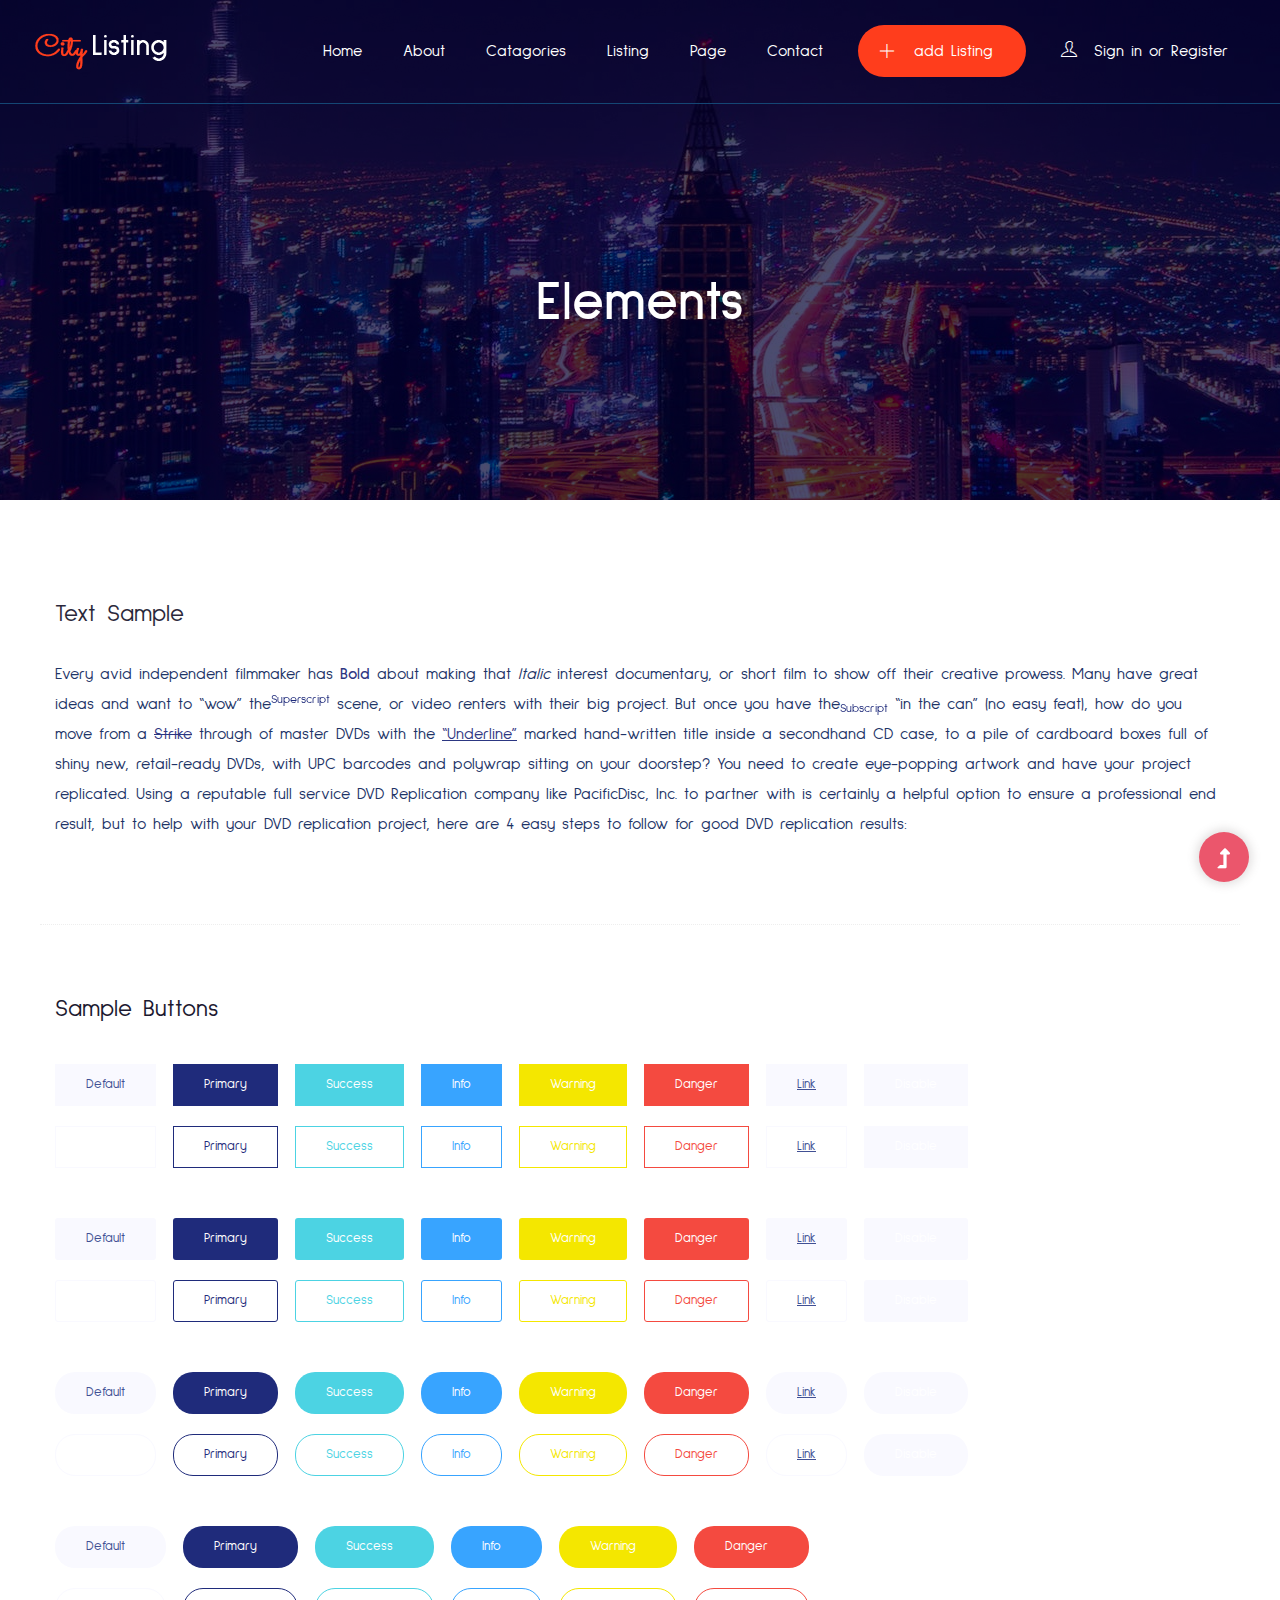
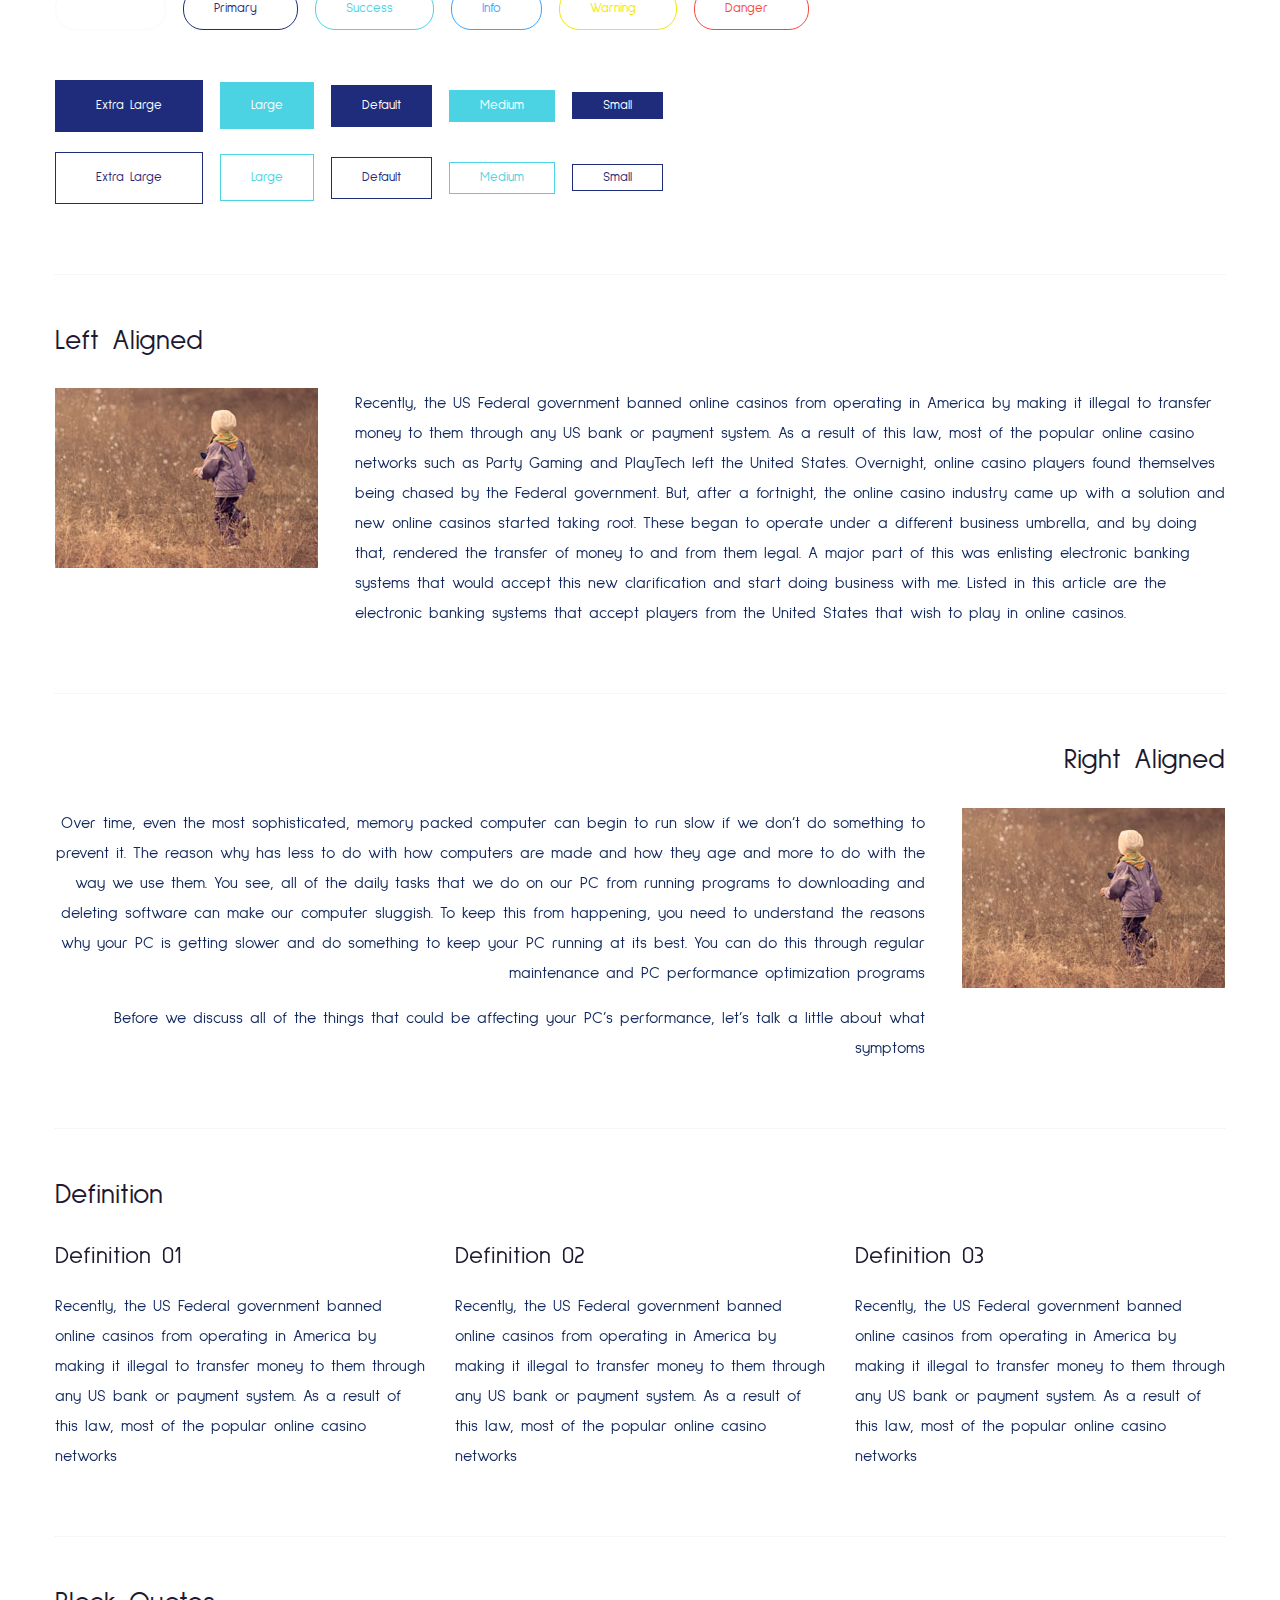
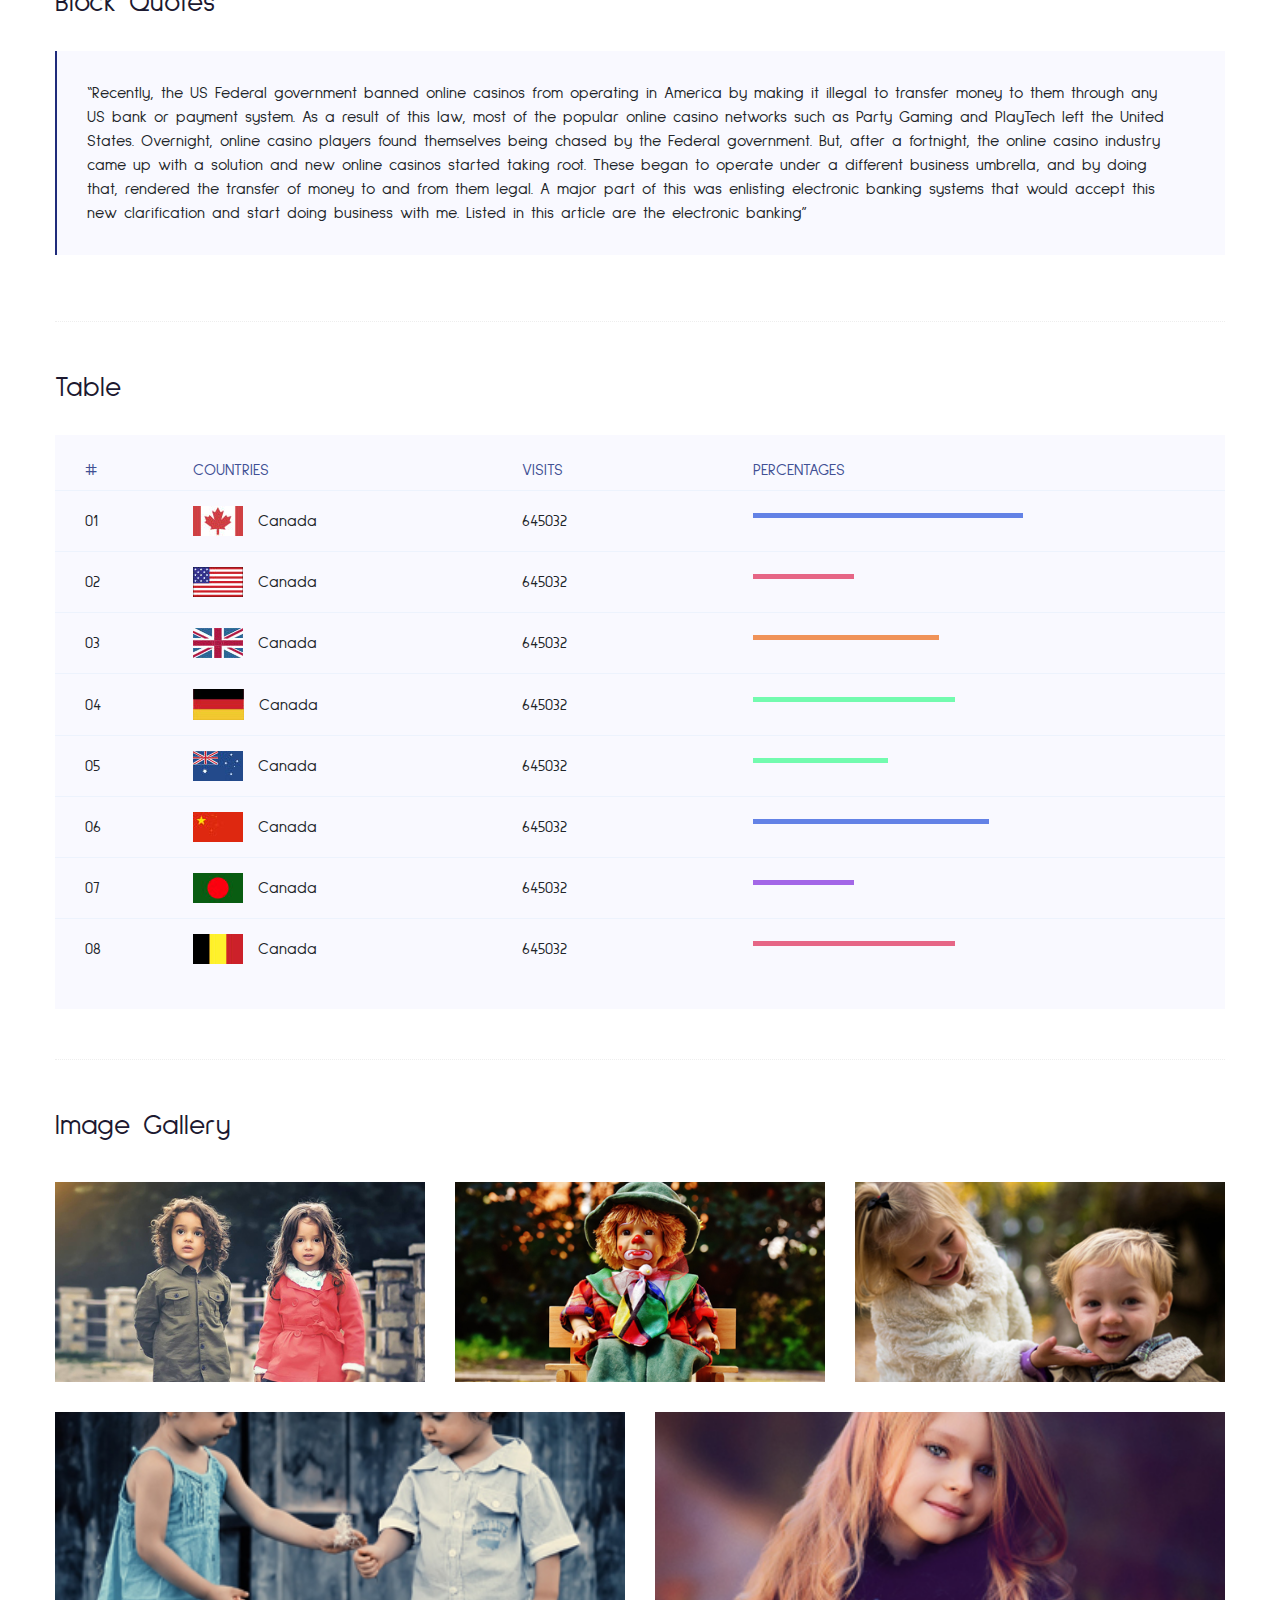
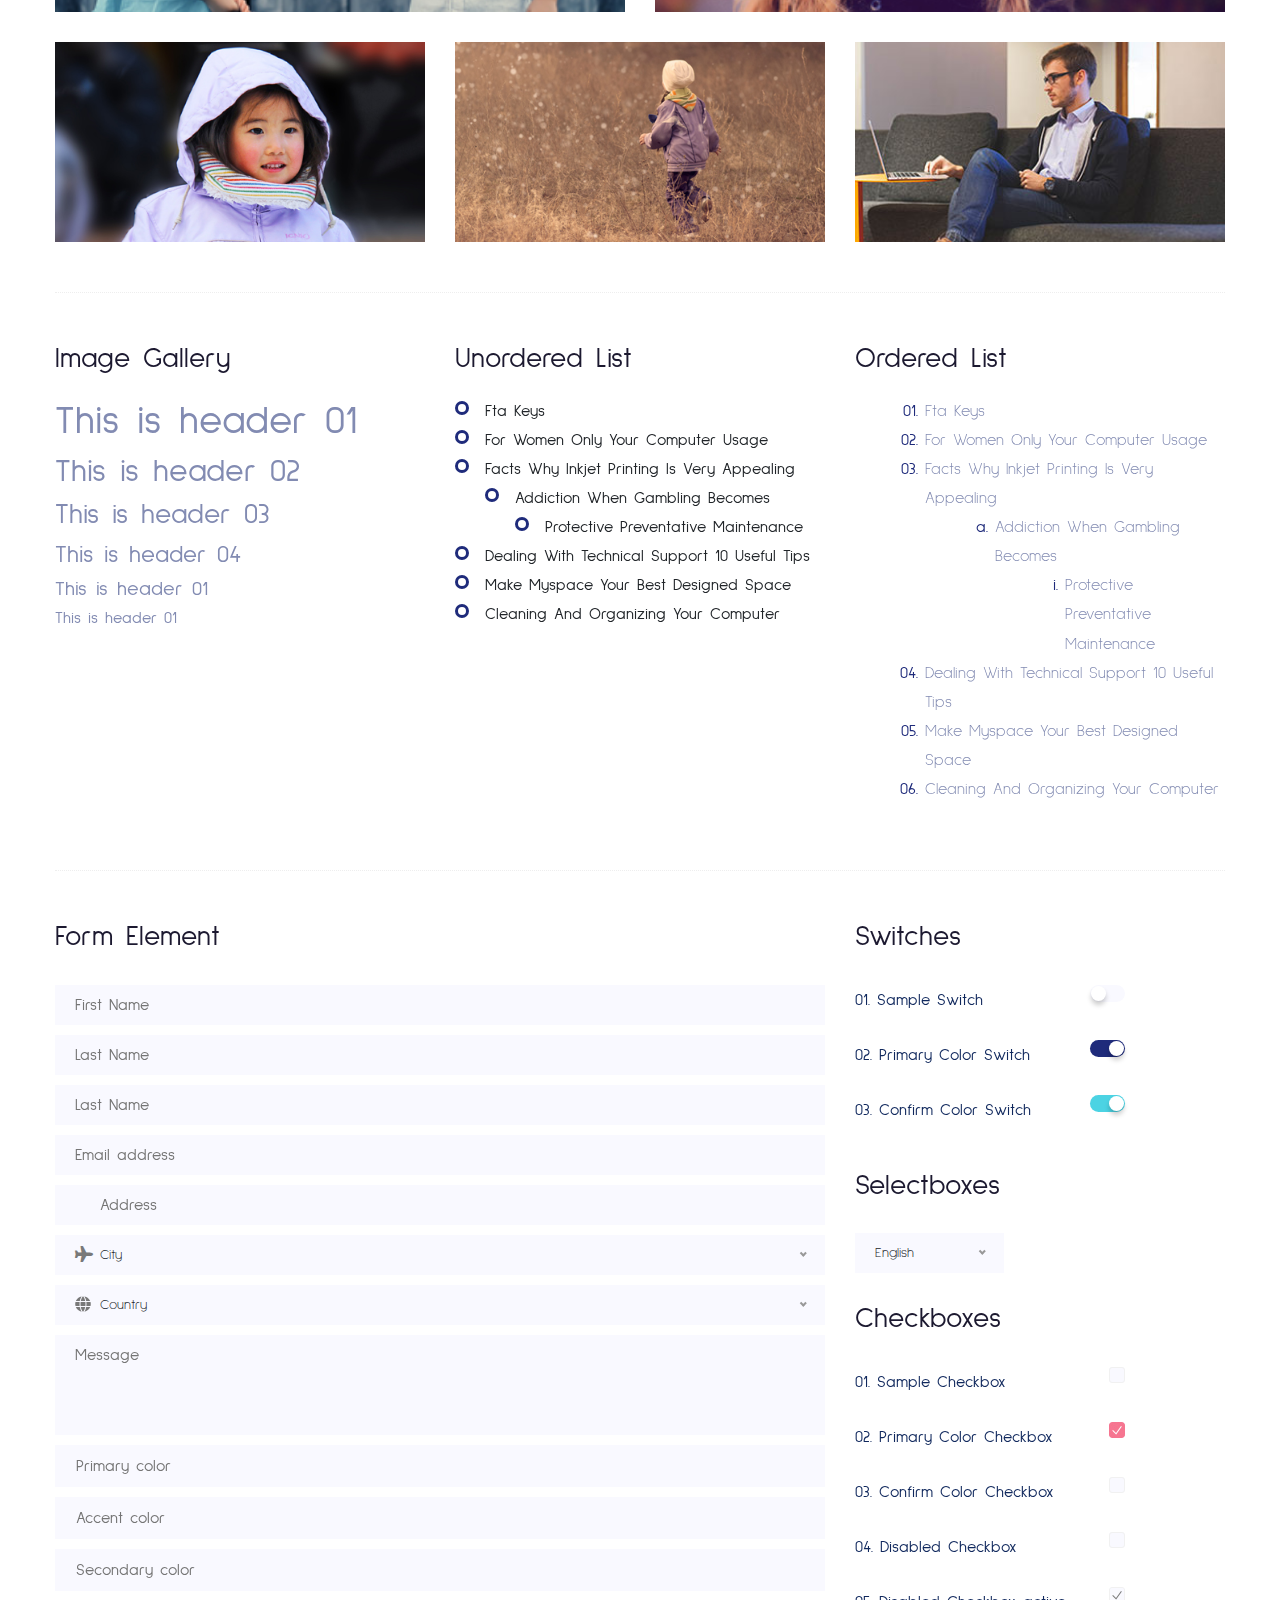
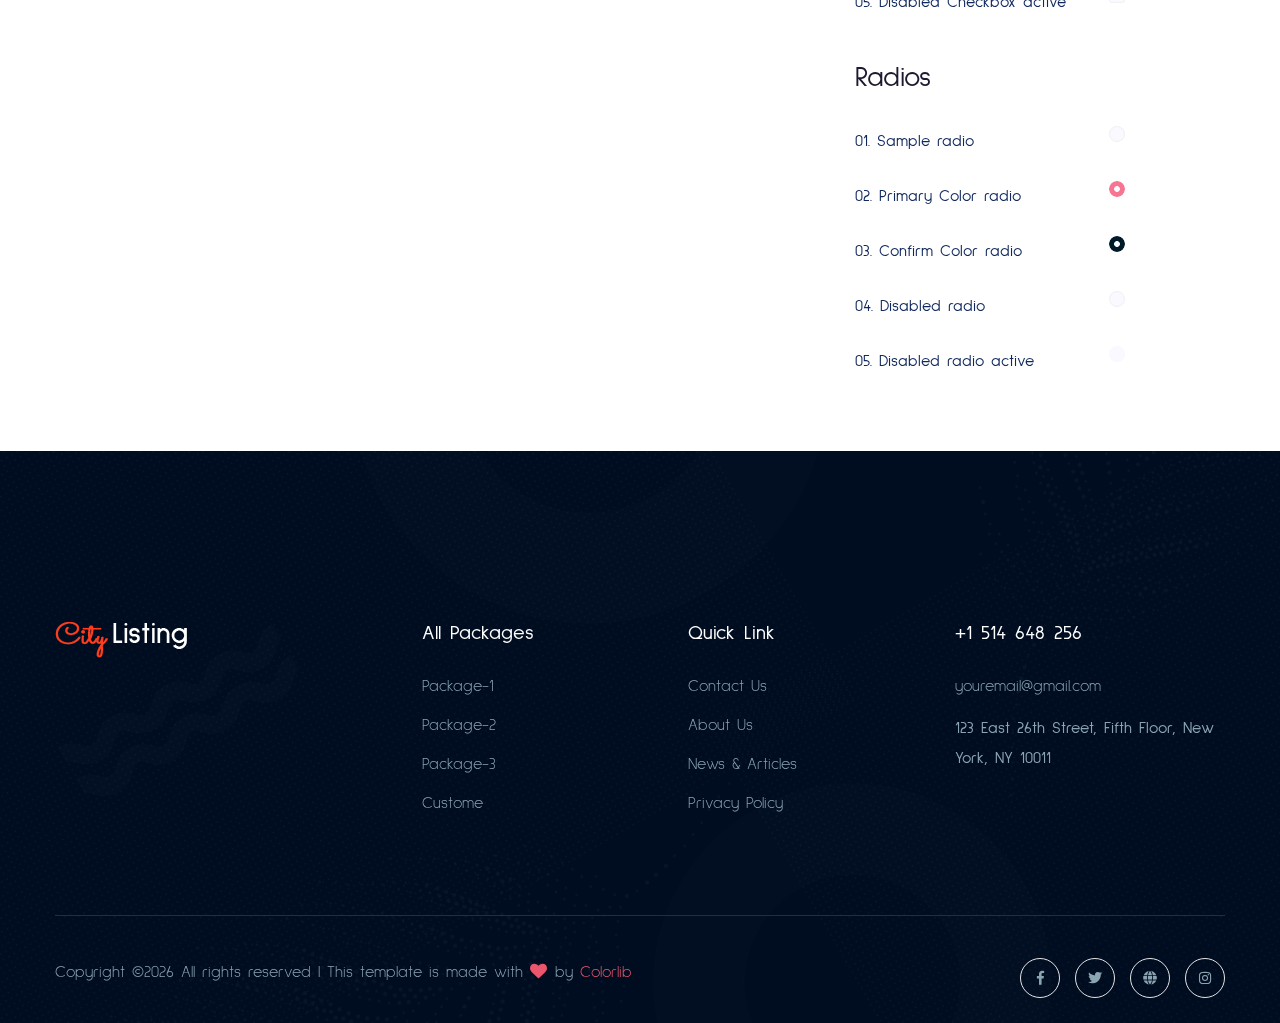
<file: elements.html>
<!doctype html>
<html class="no-js" lang="zxx">

<head>
	<meta charset="utf-8">
	<meta http-equiv="x-ua-compatible" content="ie=edge">
	<title>Web Hosting HTML-5 Template </title>
	<meta name="description" content="">
	<meta name="viewport" content="width=device-width, initial-scale=1">
	<link rel="shortcut icon" type="image/x-icon" href="assets/img/favicon.ico">

 <!-- CSS here -->
		<link rel="stylesheet" href="assets/css/bootstrap.min.css">
		<link rel="stylesheet" href="assets/css/owl.carousel.min.css">
		<link rel="stylesheet" href="assets/css/slicknav.css">
		<link rel="stylesheet" href="assets/css/animate.min.css">
		<link rel="stylesheet" href="assets/css/magnific-popup.css">
		<link rel="stylesheet" href="assets/css/fontawesome-all.min.css">
		<link rel="stylesheet" href="assets/css/themify-icons.css">
		<link rel="stylesheet" href="assets/css/slick.css">
		<link rel="stylesheet" href="assets/css/nice-select.css">
		<link rel="stylesheet" href="assets/css/style.css">
</head>

<body>
    <!-- Preloader Start -->
    <div id="preloader-active">
        <div class="preloader d-flex align-items-center justify-content-center">
            <div class="preloader-inner position-relative">
                <div class="preloader-circle"></div>
                <div class="preloader-img pere-text">
                    <img src="assets/img/logo/loder.jpg" alt="">
                </div>
            </div>
        </div>
    </div>
    <!-- Preloader Start -->
    <header>
        <!-- Header Start -->
       <div class="header-area header-transparent">
            <div class="main-header">
               <div class="header-bottom  header-sticky">
                    <div class="container-fluid">
                        <div class="row align-items-center">
                            <!-- Logo -->
                            <div class="col-xl-2 col-lg-2 col-md-1">
                                <div class="logo">
                                  <a href="index.html"><img src="assets/img/logo/logo.png" alt=""></a>
                                </div>
                            </div>
                            <div class="col-xl-10 col-lg-10 col-md-8">
                                <!-- Main-menu -->
                                <div class="main-menu f-right d-none d-lg-block">
                                    <nav>
                                        <ul id="navigation">                                                                                                                                     
                                            <li><a href="index.html">Home</a></li>
                                            <li><a href="about.html">About</a></li>
                                            <li><a href="catagori.html">Catagories</a></li>
                                            <li><a href="listing.html">Listing</a></li>
                                            <li><a href="#">Page</a>
                                                <ul class="submenu">
                                                    <li><a href="blog.html">Blog</a></li>
                                                    <li><a href="blog_details.html">Blog Details</a></li>
                                                    <li><a href="elements.html">Element</a></li>
                                                    <li><a href="listing_details.html">Listing details</a></li>
                                                </ul>
                                            </li>
                                            <li><a href="contact.html">Contact</a></li>
                                            <li class="add-list"><a href="listing_details.html"><i class="ti-plus"></i> add Listing</a></li>
                                            <li class="login"><a href="#">
                                                <i class="ti-user"></i> Sign in or Register</a>
                                            </li>
                                        </ul>
                                    </nav>
                                </div>
                            </div>
                            <!-- Mobile Menu -->
                            <div class="col-12">
                                <div class="mobile_menu d-block d-lg-none"></div>
                            </div>
                        </div>
                    </div>
               </div>
            </div>
       </div>
        <!-- Header End -->
    </header>
	<main>
		<!-- Hero Start-->
		<div class="hero-area2  slider-height2 hero-overly2 d-flex align-items-center">
			<div class="container">
					<div class="row">
						<div class="col-xl-12">
						<div class="hero-cap text-center pt-50">
								<h2>Elements</h2>
						</div>
						</div>
					</div>
			</div>
		</div>
		<!--Hero End -->
		<!-- Start Sample Area -->
		<section class="sample-text-area">
			<div class="container box_1170">
				<h3 class="text-heading">Text Sample</h3>
				<p class="sample-text">
					Every avid independent filmmaker has <b>Bold</b> about making that <i>Italic</i> interest documentary,
					or short
					film to show off their creative prowess. Many have great ideas and want to “wow”
					the<sup>Superscript</sup> scene,
					or video renters with their big project. But once you have the<sub>Subscript</sub> “in the can” (no easy
					feat), how
					do you move from a <del>Strike</del> through of master DVDs with the <u>“Underline”</u> marked
					hand-written title
					inside a secondhand CD case, to a pile of cardboard boxes full of shiny new, retail-ready DVDs, with UPC
					barcodes
					and polywrap sitting on your doorstep? You need to create eye-popping artwork and have your project
					replicated.
					Using a reputable full service DVD Replication company like PacificDisc, Inc. to partner with is
					certainly a
					helpful option to ensure a professional end result, but to help with your DVD replication project, here
					are 4 easy
					steps to follow for good DVD replication results:
	
				</p>
			</div>
		</section>
		<!-- End Sample Area -->
		<!-- Start Button -->
		<section class="button-area">
			<div class="container box_1170 border-top-generic">
				<h3 class="text-heading">Sample Buttons</h3>
				<div class="button-group-area">
					<a href="#" class="genric-btn default">Default</a>
					<a href="#" class="genric-btn primary">Primary</a>
					<a href="#" class="genric-btn success">Success</a>
					<a href="#" class="genric-btn info">Info</a>
					<a href="#" class="genric-btn warning">Warning</a>
					<a href="#" class="genric-btn danger">Danger</a>
					<a href="#" class="genric-btn link">Link</a>
					<a href="#" class="genric-btn disable">Disable</a>
				</div>
				<div class="button-group-area mt-10">
					<a href="#" class="genric-btn default-border">Default</a>
					<a href="#" class="genric-btn primary-border">Primary</a>
					<a href="#" class="genric-btn success-border">Success</a>
					<a href="#" class="genric-btn info-border">Info</a>
					<a href="#" class="genric-btn warning-border">Warning</a>
					<a href="#" class="genric-btn danger-border">Danger</a>
					<a href="#" class="genric-btn link-border">Link</a>
					<a href="#" class="genric-btn disable">Disable</a>
				</div>
				<div class="button-group-area mt-40">
					<a href="#" class="genric-btn default radius">Default</a>
					<a href="#" class="genric-btn primary radius">Primary</a>
					<a href="#" class="genric-btn success radius">Success</a>
					<a href="#" class="genric-btn info radius">Info</a>
					<a href="#" class="genric-btn warning radius">Warning</a>
					<a href="#" class="genric-btn danger radius">Danger</a>
					<a href="#" class="genric-btn link radius">Link</a>
					<a href="#" class="genric-btn disable radius">Disable</a>
				</div>
				<div class="button-group-area mt-10">
					<a href="#" class="genric-btn default-border radius">Default</a>
					<a href="#" class="genric-btn primary-border radius">Primary</a>
					<a href="#" class="genric-btn success-border radius">Success</a>
					<a href="#" class="genric-btn info-border radius">Info</a>
					<a href="#" class="genric-btn warning-border radius">Warning</a>
					<a href="#" class="genric-btn danger-border radius">Danger</a>
					<a href="#" class="genric-btn link-border radius">Link</a>
					<a href="#" class="genric-btn disable radius">Disable</a>
				</div>
				<div class="button-group-area mt-40">
					<a href="#" class="genric-btn default circle">Default</a>
					<a href="#" class="genric-btn primary circle">Primary</a>
					<a href="#" class="genric-btn success circle">Success</a>
					<a href="#" class="genric-btn info circle">Info</a>
					<a href="#" class="genric-btn warning circle">Warning</a>
					<a href="#" class="genric-btn danger circle">Danger</a>
					<a href="#" class="genric-btn link circle">Link</a>
					<a href="#" class="genric-btn disable circle">Disable</a>
				</div>
				<div class="button-group-area mt-10">
					<a href="#" class="genric-btn default-border circle">Default</a>
					<a href="#" class="genric-btn primary-border circle">Primary</a>
					<a href="#" class="genric-btn success-border circle">Success</a>
					<a href="#" class="genric-btn info-border circle">Info</a>
					<a href="#" class="genric-btn warning-border circle">Warning</a>
					<a href="#" class="genric-btn danger-border circle">Danger</a>
					<a href="#" class="genric-btn link-border circle">Link</a>
					<a href="#" class="genric-btn disable circle">Disable</a>
				</div>
				<div class="button-group-area mt-40">
					<a href="#" class="genric-btn default circle arrow">Default<span class="lnr lnr-arrow-right"></span></a>
					<a href="#" class="genric-btn primary circle arrow">Primary<span class="lnr lnr-arrow-right"></span></a>
					<a href="#" class="genric-btn success circle arrow">Success<span class="lnr lnr-arrow-right"></span></a>
					<a href="#" class="genric-btn info circle arrow">Info<span class="lnr lnr-arrow-right"></span></a>
					<a href="#" class="genric-btn warning circle arrow">Warning<span class="lnr lnr-arrow-right"></span></a>
					<a href="#" class="genric-btn danger circle arrow">Danger<span class="lnr lnr-arrow-right"></span></a>
				</div>
				<div class="button-group-area mt-10">
					<a href="#" class="genric-btn default-border circle arrow">Default<span
							class="lnr lnr-arrow-right"></span></a>
					<a href="#" class="genric-btn primary-border circle arrow">Primary<span
							class="lnr lnr-arrow-right"></span></a>
					<a href="#" class="genric-btn success-border circle arrow">Success<span
							class="lnr lnr-arrow-right"></span></a>
					<a href="#" class="genric-btn info-border circle arrow">Info<span
							class="lnr lnr-arrow-right"></span></a>
					<a href="#" class="genric-btn warning-border circle arrow">Warning<span
							class="lnr lnr-arrow-right"></span></a>
					<a href="#" class="genric-btn danger-border circle arrow">Danger<span
							class="lnr lnr-arrow-right"></span></a>
				</div>
				<div class="button-group-area mt-40">
					<a href="#" class="genric-btn primary e-large">Extra Large</a>
					<a href="#" class="genric-btn success large">Large</a>
					<a href="#" class="genric-btn primary">Default</a>
					<a href="#" class="genric-btn success medium">Medium</a>
					<a href="#" class="genric-btn primary small">Small</a>
				</div>
				<div class="button-group-area mt-10">
					<a href="#" class="genric-btn primary-border e-large">Extra Large</a>
					<a href="#" class="genric-btn success-border large">Large</a>
					<a href="#" class="genric-btn primary-border">Default</a>
					<a href="#" class="genric-btn success-border medium">Medium</a>
					<a href="#" class="genric-btn primary-border small">Small</a>
				</div>
			</div>
		</section>
		<!-- End Button -->
		<!-- Start Align Area -->
		<div class="whole-wrap">
			<div class="container box_1170">
				<div class="section-top-border">
					<h3 class="mb-30">Left Aligned</h3>
					<div class="row">
						<div class="col-md-3">
							<img src="assets/img/elements/d.jpg" alt="" class="img-fluid">
						</div>
						<div class="col-md-9 mt-sm-20">
							<p>Recently, the US Federal government banned online casinos from operating in America by making
								it illegal to
								transfer money to them through any US bank or payment system. As a result of this law, most
								of the popular
								online casino networks such as Party Gaming and PlayTech left the United States. Overnight,
								online casino
								players found themselves being chased by the Federal government. But, after a fortnight, the
								online casino
								industry came up with a solution and new online casinos started taking root. These began to
								operate under a
								different business umbrella, and by doing that, rendered the transfer of money to and from
								them legal. A major
								part of this was enlisting electronic banking systems that would accept this new
								clarification and start doing
								business with me. Listed in this article are the electronic banking systems that accept
								players from the United
								States that wish to play in online casinos.</p>
						</div>
					</div>
				</div>
				<div class="section-top-border text-right">
					<h3 class="mb-30">Right Aligned</h3>
					<div class="row">
						<div class="col-md-9">
							<p class="text-right">Over time, even the most sophisticated, memory packed computer can begin
								to run slow if we
								don’t do something to prevent it. The reason why has less to do with how computers are made
								and how they age and
								more to do with the way we use them. You see, all of the daily tasks that we do on our PC
								from running programs
								to downloading and deleting software can make our computer sluggish. To keep this from
								happening, you need to
								understand the reasons why your PC is getting slower and do something to keep your PC
								running at its best. You
								can do this through regular maintenance and PC performance optimization programs</p>
							<p class="text-right">Before we discuss all of the things that could be affecting your PC’s
								performance, let’s
								talk a little about what symptoms</p>
						</div>
						<div class="col-md-3">
							<img src="assets/img/elements/d.jpg" alt="" class="img-fluid">
						</div>
					</div>
				</div>
				<div class="section-top-border">
					<h3 class="mb-30">Definition</h3>
					<div class="row">
						<div class="col-md-4">
							<div class="single-defination">
								<h4 class="mb-20">Definition 01</h4>
								<p>Recently, the US Federal government banned online casinos from operating in America by
									making it illegal to
									transfer money to them through any US bank or payment system. As a result of this law,
									most of the popular
									online casino networks</p>
							</div>
						</div>
						<div class="col-md-4">
							<div class="single-defination">
								<h4 class="mb-20">Definition 02</h4>
								<p>Recently, the US Federal government banned online casinos from operating in America by
									making it illegal to
									transfer money to them through any US bank or payment system. As a result of this law,
									most of the popular
									online casino networks</p>
							</div>
						</div>
						<div class="col-md-4">
							<div class="single-defination">
								<h4 class="mb-20">Definition 03</h4>
								<p>Recently, the US Federal government banned online casinos from operating in America by
									making it illegal to
									transfer money to them through any US bank or payment system. As a result of this law,
									most of the popular
									online casino networks</p>
							</div>
						</div>
					</div>
				</div>
				<div class="section-top-border">
					<h3 class="mb-30">Block Quotes</h3>
					<div class="row">
						<div class="col-lg-12">
							<blockquote class="generic-blockquote">
								“Recently, the US Federal government banned online casinos from operating in America by
								making it illegal to
								transfer money to them through any US bank or payment system. As a result of this law, most
								of the popular
								online casino networks such as Party Gaming and PlayTech left the United States. Overnight,
								online casino
								players found themselves being chased by the Federal government. But, after a fortnight, the
								online casino
								industry came up with a solution and new online casinos started taking root. These began to
								operate under a
								different business umbrella, and by doing that, rendered the transfer of money to and from
								them legal. A major
								part of this was enlisting electronic banking systems that would accept this new
								clarification and start doing
								business with me. Listed in this article are the electronic banking”
							</blockquote>
						</div>
					</div>
				</div>
				<div class="section-top-border">
					<h3 class="mb-30">Table</h3>
					<div class="progress-table-wrap">
						<div class="progress-table">
							<div class="table-head">
								<div class="serial">#</div>
								<div class="country">Countries</div>
								<div class="visit">Visits</div>
								<div class="percentage">Percentages</div>
							</div>
							<div class="table-row">
								<div class="serial">01</div>
								<div class="country"> <img src="assets/img/elements/f1.jpg" alt="flag">Canada</div>
								<div class="visit">645032</div>
								<div class="percentage">
									<div class="progress">
										<div class="progress-bar color-1" role="progressbar" style="width: 80%"
											aria-valuenow="80" aria-valuemin="0" aria-valuemax="100"></div>
									</div>
								</div>
							</div>
							<div class="table-row">
								<div class="serial">02</div>
								<div class="country"> <img src="assets/img/elements/f2.jpg" alt="flag">Canada</div>
								<div class="visit">645032</div>
								<div class="percentage">
									<div class="progress">
										<div class="progress-bar color-2" role="progressbar" style="width: 30%"
											aria-valuenow="30" aria-valuemin="0" aria-valuemax="100"></div>
									</div>
								</div>
							</div>
							<div class="table-row">
								<div class="serial">03</div>
								<div class="country"> <img src="assets/img/elements/f3.jpg" alt="flag">Canada</div>
								<div class="visit">645032</div>
								<div class="percentage">
									<div class="progress">
										<div class="progress-bar color-3" role="progressbar" style="width: 55%"
											aria-valuenow="55" aria-valuemin="0" aria-valuemax="100"></div>
									</div>
								</div>
							</div>
							<div class="table-row">
								<div class="serial">04</div>
								<div class="country"> <img src="assets/img/elements/f4.jpg" alt="flag">Canada</div>
								<div class="visit">645032</div>
								<div class="percentage">
									<div class="progress">
										<div class="progress-bar color-4" role="progressbar" style="width: 60%"
											aria-valuenow="60" aria-valuemin="0" aria-valuemax="100"></div>
									</div>
								</div>
							</div>
							<div class="table-row">
								<div class="serial">05</div>
								<div class="country"> <img src="assets/img/elements/f5.jpg" alt="flag">Canada</div>
								<div class="visit">645032</div>
								<div class="percentage">
									<div class="progress">
										<div class="progress-bar color-5" role="progressbar" style="width: 40%"
											aria-valuenow="40" aria-valuemin="0" aria-valuemax="100"></div>
									</div>
								</div>
							</div>
							<div class="table-row">
								<div class="serial">06</div>
								<div class="country"> <img src="assets/img/elements/f6.jpg" alt="flag">Canada</div>
								<div class="visit">645032</div>
								<div class="percentage">
									<div class="progress">
										<div class="progress-bar color-6" role="progressbar" style="width: 70%"
											aria-valuenow="70" aria-valuemin="0" aria-valuemax="100"></div>
									</div>
								</div>
							</div>
							<div class="table-row">
								<div class="serial">07</div>
								<div class="country"> <img src="assets/img/elements/f7.jpg" alt="flag">Canada</div>
								<div class="visit">645032</div>
								<div class="percentage">
									<div class="progress">
										<div class="progress-bar color-7" role="progressbar" style="width: 30%"
											aria-valuenow="30" aria-valuemin="0" aria-valuemax="100"></div>
									</div>
								</div>
							</div>
							<div class="table-row">
								<div class="serial">08</div>
								<div class="country"> <img src="assets/img/elements/f8.jpg" alt="flag">Canada</div>
								<div class="visit">645032</div>
								<div class="percentage">
									<div class="progress">
										<div class="progress-bar color-8" role="progressbar" style="width: 60%"
											aria-valuenow="60" aria-valuemin="0" aria-valuemax="100"></div>
									</div>
								</div>
							</div>
						</div>
					</div>
				</div>
				<div class="section-top-border">
					<h3>Image Gallery</h3>
					<div class="row gallery-item">
						<div class="col-md-4">
							<a href="assets/img/elements/g1.jpg" class="img-pop-up">
								<div class="single-gallery-image" style="background: url(assets/img/elements/g1.jpg);"></div>
							</a>
						</div>
						<div class="col-md-4">
							<a href="assets/img/elements/g2.jpg" class="img-pop-up">
								<div class="single-gallery-image" style="background: url(assets/img/elements/g2.jpg);"></div>
							</a>
						</div>
						<div class="col-md-4">
							<a href="assets/img/elements/g3.jpg" class="img-pop-up">
								<div class="single-gallery-image" style="background: url(assets/img/elements/g3.jpg);"></div>
							</a>
						</div>
						<div class="col-md-6">
							<a href="assets/img/elements/g4.jpg" class="img-pop-up">
								<div class="single-gallery-image" style="background: url(assets/img/elements/g4.jpg);"></div>
							</a>
						</div>
						<div class="col-md-6">
							<a href="assets/img/elements/g5.jpg" class="img-pop-up">
								<div class="single-gallery-image" style="background: url(assets/img/elements/g5.jpg);"></div>
							</a>
						</div>
						<div class="col-md-4">
							<a href="assets/img/elements/g6.jpg" class="img-pop-up">
								<div class="single-gallery-image" style="background: url(assets/img/elements/g6.jpg);"></div>
							</a>
						</div>
						<div class="col-md-4">
							<a href="assets/img/elements/g7.jpg" class="img-pop-up">
								<div class="single-gallery-image" style="background: url(assets/img/elements/g7.jpg);"></div>
							</a>
						</div>
						<div class="col-md-4">
							<a href="assets/img/elements/g8.jpg" class="img-pop-up">
								<div class="single-gallery-image" style="background: url(assets/img/elements/g8.jpg);"></div>
							</a>
						</div>
					</div>
				</div>
				<div class="section-top-border">
					<div class="row">
						<div class="col-md-4">
							<h3 class="mb-20">Image Gallery</h3>
							<div class="typography">
								<h1>This is header 01</h1>
								<h2>This is header 02</h2>
								<h3>This is header 03</h3>
								<h4>This is header 04</h4>
								<h5>This is header 01</h5>
								<h6>This is header 01</h6>
							</div>
						</div>
						<div class="col-md-4 mt-sm-30">
							<h3 class="mb-20">Unordered List</h3>
							<div class="">
								<ul class="unordered-list">
									<li>Fta Keys</li>
									<li>For Women Only Your Computer Usage</li>
									<li>Facts Why Inkjet Printing Is Very Appealing
										<ul>
											<li>Addiction When Gambling Becomes
												<ul>
													<li>Protective Preventative Maintenance</li>
												</ul>
											</li>
										</ul>
									</li>
									<li>Dealing With Technical Support 10 Useful Tips</li>
									<li>Make Myspace Your Best Designed Space</li>
									<li>Cleaning And Organizing Your Computer</li>
								</ul>
							</div>
						</div>
						<div class="col-md-4 mt-sm-30">
							<h3 class="mb-20">Ordered List</h3>
							<div class="">
								<ol class="ordered-list">
									<li><span>Fta Keys</span></li>
									<li><span>For Women Only Your Computer Usage</span></li>
									<li><span>Facts Why Inkjet Printing Is Very Appealing</span>
										<ol class="ordered-list-alpha">
											<li><span>Addiction When Gambling Becomes</span>
												<ol class="ordered-list-roman">
													<li><span>Protective Preventative Maintenance</span></li>
												</ol>
											</li>
										</ol>
									</li>
									<li><span>Dealing With Technical Support 10 Useful Tips</span></li>
									<li><span>Make Myspace Your Best Designed Space</span></li>
									<li><span>Cleaning And Organizing Your Computer</span></li>
								</ol>
							</div>
						</div>
					</div>
				</div>
				<div class="section-top-border">
					<div class="row">
						<div class="col-lg-8 col-md-8">
							<h3 class="mb-30">Form Element</h3>
							<form action="#">
								<div class="mt-10">
									<input type="text" name="first_name" placeholder="First Name"
										onfocus="this.placeholder = ''" onblur="this.placeholder = 'First Name'" required
										class="single-input">
								</div>
								<div class="mt-10">
									<input type="text" name="last_name" placeholder="Last Name"
										onfocus="this.placeholder = ''" onblur="this.placeholder = 'Last Name'" required
										class="single-input">
								</div>
								<div class="mt-10">
									<input type="text" name="last_name" placeholder="Last Name"
										onfocus="this.placeholder = ''" onblur="this.placeholder = 'Last Name'" required
										class="single-input">
								</div>
								<div class="mt-10">
									<input type="email" name="EMAIL" placeholder="Email address"
										onfocus="this.placeholder = ''" onblur="this.placeholder = 'Email address'" required
										class="single-input">
								</div>
								<div class="input-group-icon mt-10">
									<div class="icon"><i class="fa fa-thumb-tack" aria-hidden="true"></i></div>
									<input type="text" name="address" placeholder="Address" onfocus="this.placeholder = ''"
										onblur="this.placeholder = 'Address'" required class="single-input">
								</div>
								<div class="input-group-icon mt-10">
									<div class="icon"><i class="fa fa-plane" aria-hidden="true"></i></div>
									<div class="form-select" id="default-select"">
												<select>
													<option value=" 1">City</option>
										<option value="1">Dhaka</option>
										<option value="1">Dilli</option>
										<option value="1">Newyork</option>
										<option value="1">Islamabad</option>
										</select>
									</div>
								</div>
								<div class="input-group-icon mt-10">
									<div class="icon"><i class="fa fa-globe" aria-hidden="true"></i></div>
									<div class="form-select" id="default-select"">
												<select>
													<option value=" 1">Country</option>
										<option value="1">Bangladesh</option>
										<option value="1">India</option>
										<option value="1">England</option>
										<option value="1">Srilanka</option>
										</select>
									</div>
								</div>
	
								<div class="mt-10">
									<textarea class="single-textarea" placeholder="Message" onfocus="this.placeholder = ''"
										onblur="this.placeholder = 'Message'" required></textarea>
								</div>
								<div class="mt-10">
									<input type="text" name="first_name" placeholder="Primary color"
										onfocus="this.placeholder = ''" onblur="this.placeholder = 'Primary color'" required
										class="single-input-primary">
								</div>
								<div class="mt-10">
									<input type="text" name="first_name" placeholder="Accent color"
										onfocus="this.placeholder = ''" onblur="this.placeholder = 'Accent color'" required
										class="single-input-accent">
								</div>
								<div class="mt-10">
									<input type="text" name="first_name" placeholder="Secondary color"
										onfocus="this.placeholder = ''" onblur="this.placeholder = 'Secondary color'"
										required class="single-input-secondary">
								</div>
							</form>
						</div>
						<div class="col-lg-3 col-md-4 mt-sm-30">
							<div class="single-element-widget">
								<h3 class="mb-30">Switches</h3>
								<div class="switch-wrap d-flex justify-content-between">
									<p>01. Sample Switch</p>
									<div class="primary-switch">
										<input type="checkbox" id="default-switch">
										<label for="default-switch"></label>
									</div>
								</div>
								<div class="switch-wrap d-flex justify-content-between">
									<p>02. Primary Color Switch</p>
									<div class="primary-switch">
										<input type="checkbox" id="primary-switch" checked>
										<label for="primary-switch"></label>
									</div>
								</div>
								<div class="switch-wrap d-flex justify-content-between">
									<p>03. Confirm Color Switch</p>
									<div class="confirm-switch">
										<input type="checkbox" id="confirm-switch" checked>
										<label for="confirm-switch"></label>
									</div>
								</div>
							</div>
							<div class="single-element-widget mt-30">
								<h3 class="mb-30">Selectboxes</h3>
								<div class="default-select" id="default-select"">
											<select>
												<option value=" 1">English</option>
									<option value="1">Spanish</option>
									<option value="1">Arabic</option>
									<option value="1">Portuguise</option>
									<option value="1">Bengali</option>
									</select>
								</div>
							</div>
							<div class="single-element-widget mt-30">
								<h3 class="mb-30">Checkboxes</h3>
								<div class="switch-wrap d-flex justify-content-between">
									<p>01. Sample Checkbox</p>
									<div class="primary-checkbox">
										<input type="checkbox" id="default-checkbox">
										<label for="default-checkbox"></label>
									</div>
								</div>
								<div class="switch-wrap d-flex justify-content-between">
									<p>02. Primary Color Checkbox</p>
									<div class="primary-checkbox">
										<input type="checkbox" id="primary-checkbox" checked>
										<label for="primary-checkbox"></label>
									</div>
								</div>
								<div class="switch-wrap d-flex justify-content-between">
									<p>03. Confirm Color Checkbox</p>
									<div class="confirm-checkbox">
										<input type="checkbox" id="confirm-checkbox">
										<label for="confirm-checkbox"></label>
									</div>
								</div>
								<div class="switch-wrap d-flex justify-content-between">
									<p>04. Disabled Checkbox</p>
									<div class="disabled-checkbox">
										<input type="checkbox" id="disabled-checkbox" disabled>
										<label for="disabled-checkbox"></label>
									</div>
								</div>
								<div class="switch-wrap d-flex justify-content-between">
									<p>05. Disabled Checkbox active</p>
									<div class="disabled-checkbox">
										<input type="checkbox" id="disabled-checkbox-active" checked disabled>
										<label for="disabled-checkbox-active"></label>
									</div>
								</div>
							</div>
							<div class="single-element-widget mt-30">
								<h3 class="mb-30">Radios</h3>
								<div class="switch-wrap d-flex justify-content-between">
									<p>01. Sample radio</p>
									<div class="primary-radio">
										<input type="checkbox" id="default-radio">
										<label for="default-radio"></label>
									</div>
								</div>
								<div class="switch-wrap d-flex justify-content-between">
									<p>02. Primary Color radio</p>
									<div class="primary-radio">
										<input type="checkbox" id="primary-radio" checked>
										<label for="primary-radio"></label>
									</div>
								</div>
								<div class="switch-wrap d-flex justify-content-between">
									<p>03. Confirm Color radio</p>
									<div class="confirm-radio">
										<input type="checkbox" id="confirm-radio" checked>
										<label for="confirm-radio"></label>
									</div>
								</div>
								<div class="switch-wrap d-flex justify-content-between">
									<p>04. Disabled radio</p>
									<div class="disabled-radio">
										<input type="checkbox" id="disabled-radio" disabled>
										<label for="disabled-radio"></label>
									</div>
								</div>
								<div class="switch-wrap d-flex justify-content-between">
									<p>05. Disabled radio active</p>
									<div class="disabled-radio">
										<input type="checkbox" id="disabled-radio-active" checked disabled>
										<label for="disabled-radio-active"></label>
									</div>
								</div>
							</div>
						</div>
					</div>
				</div>
			</div>
		</div>
		<!-- End Align Area -->
	</main>
    <footer>
        <!-- Footer Start-->
        <div class="footer-area">
            <div class="container">
               <div class="footer-top footer-padding">
                    <div class="row justify-content-between">
                        <div class="col-xl-3 col-lg-4 col-md-4 col-sm-6">
                            <div class="single-footer-caption mb-50">
                                <div class="single-footer-caption mb-30">
                                    <!-- logo -->
                                    <div class="footer-logo">
                                        <a href="index.html"><img src="assets/img/logo/logo2_footer.png" alt=""></a>
                                    </div>
                                </div>
                            </div>
                        </div>
                        <div class="col-xl-2 col-lg-2 col-md-4 col-sm-6">
                            <div class="single-footer-caption mb-50">
                                <div class="footer-tittle">
                                    <h4>All packages</h4>
                                    <ul>
                                        <li><a href="#">Package-1</a></li>
                                        <li><a href="#">Package-2</a></li>
                                        <li><a href="#">Package-3</a></li>
                                        <li><a href="#">Custome</a></li>
                                    </ul>
                                </div>
                            </div>
                        </div>
                        <div class="col-xl-2 col-lg-3 col-md-4 col-sm-6">
                            <div class="single-footer-caption mb-50">
                                <div class="footer-tittle">
                                    <h4>Quick Link</h4>
                                    <ul>
                                        <li><a href="#">Contact Us</a></li>
                                        <li><a href="#">About Us</a></li>
                                        <li><a href="#">News & Articles</a></li>
                                        <li><a href="#">Privacy Policy</a></li>     
                                    </ul>
                                </div>
                            </div>
                        </div>
                        <div class="col-xl-3 col-lg-3 col-md-4 col-sm-6">
                            <div class="single-footer-caption mb-50">
                                <div class="footer-tittle">
                                    <h4>+1 514 648 256</h4>
                                    <ul>
                                        <li><a href="#">youremail@gmail.com</a></li>
                                    </ul>
                                    <p>123 East 26th Street, Fifth Floor, New York, NY 10011</p>
                                </div>
                            </div>
                        </div>
                    </div>
               </div>
                <div class="footer-bottom">
                    <div class="row d-flex justify-content-between align-items-center">
                        <div class="col-xl-9 col-lg-9 ">
                            <div class="footer-copy-right">
                                <p><!-- Link back to Colorlib can't be removed. Template is licensed under CC BY 3.0. -->
  Copyright &copy;<script>document.write(new Date().getFullYear());</script> All rights reserved | This template is made with <i class="fa fa-heart" aria-hidden="true"></i> by <a href="https://colorlib.com" target="_blank">Colorlib</a>
  <!-- Link back to Colorlib can't be removed. Template is licensed under CC BY 3.0. --></p>
                            </div>
                        </div>
                        <div class="col-xl-3 col-lg-3">
                            <!-- Footer Social -->
                            <div class="footer-social f-right">
                                <a href="#"><i class="fab fa-facebook-f"></i></a>
                                <a href="#"><i class="fab fa-twitter"></i></a>
                                <a href="#"><i class="fas fa-globe"></i></a>
                                <a href="#"><i class="fab fa-instagram"></i></a>
                            </div>
                        </div>
                    </div>
               </div>
            </div>
        </div>
        <!-- Footer End-->
    </footer>
    <!-- Scroll Up -->
    <div id="back-top" >
        <a title="Go to Top" href="#"> <i class="fas fa-level-up-alt"></i></a>
    </div>


<!-- JS here -->
	
		<!-- All JS Custom Plugins Link Here here -->
        <script src="./assets/js/vendor/modernizr-3.5.0.min.js"></script>
		<!-- Jquery, Popper, Bootstrap -->
		<script src="./assets/js/vendor/jquery-1.12.4.min.js"></script>
        <script src="./assets/js/popper.min.js"></script>
        <script src="./assets/js/bootstrap.min.js"></script>
	    <!-- Jquery Mobile Menu -->
        <script src="./assets/js/jquery.slicknav.min.js"></script>

		<!-- Jquery Slick , Owl-Carousel Plugins -->
        <script src="./assets/js/owl.carousel.min.js"></script>
        <script src="./assets/js/slick.min.js"></script>
		<!-- One Page, Animated-HeadLin -->
        <script src="./assets/js/wow.min.js"></script>
		<script src="./assets/js/animated.headline.js"></script>
		<script src="./assets/js/jquery.magnific-popup.js"></script>
		
		<!-- Nice-select, sticky -->
        <script src="./assets/js/jquery.nice-select.min.js"></script>
		<script src="./assets/js/jquery.sticky.js"></script>
        
        <!-- contact js -->
        <script src="./assets/js/contact.js"></script>
        <script src="./assets/js/jquery.form.js"></script>
        <script src="./assets/js/jquery.validate.min.js"></script>
        <script src="./assets/js/mail-script.js"></script>
        <script src="./assets/js/jquery.ajaxchimp.min.js"></script>
        
		<!-- Jquery Plugins, main Jquery -->	
        <script src="./assets/js/plugins.js"></script>
		<script src="./assets/js/main.js"></script>
		
</body>
</html>
</file>
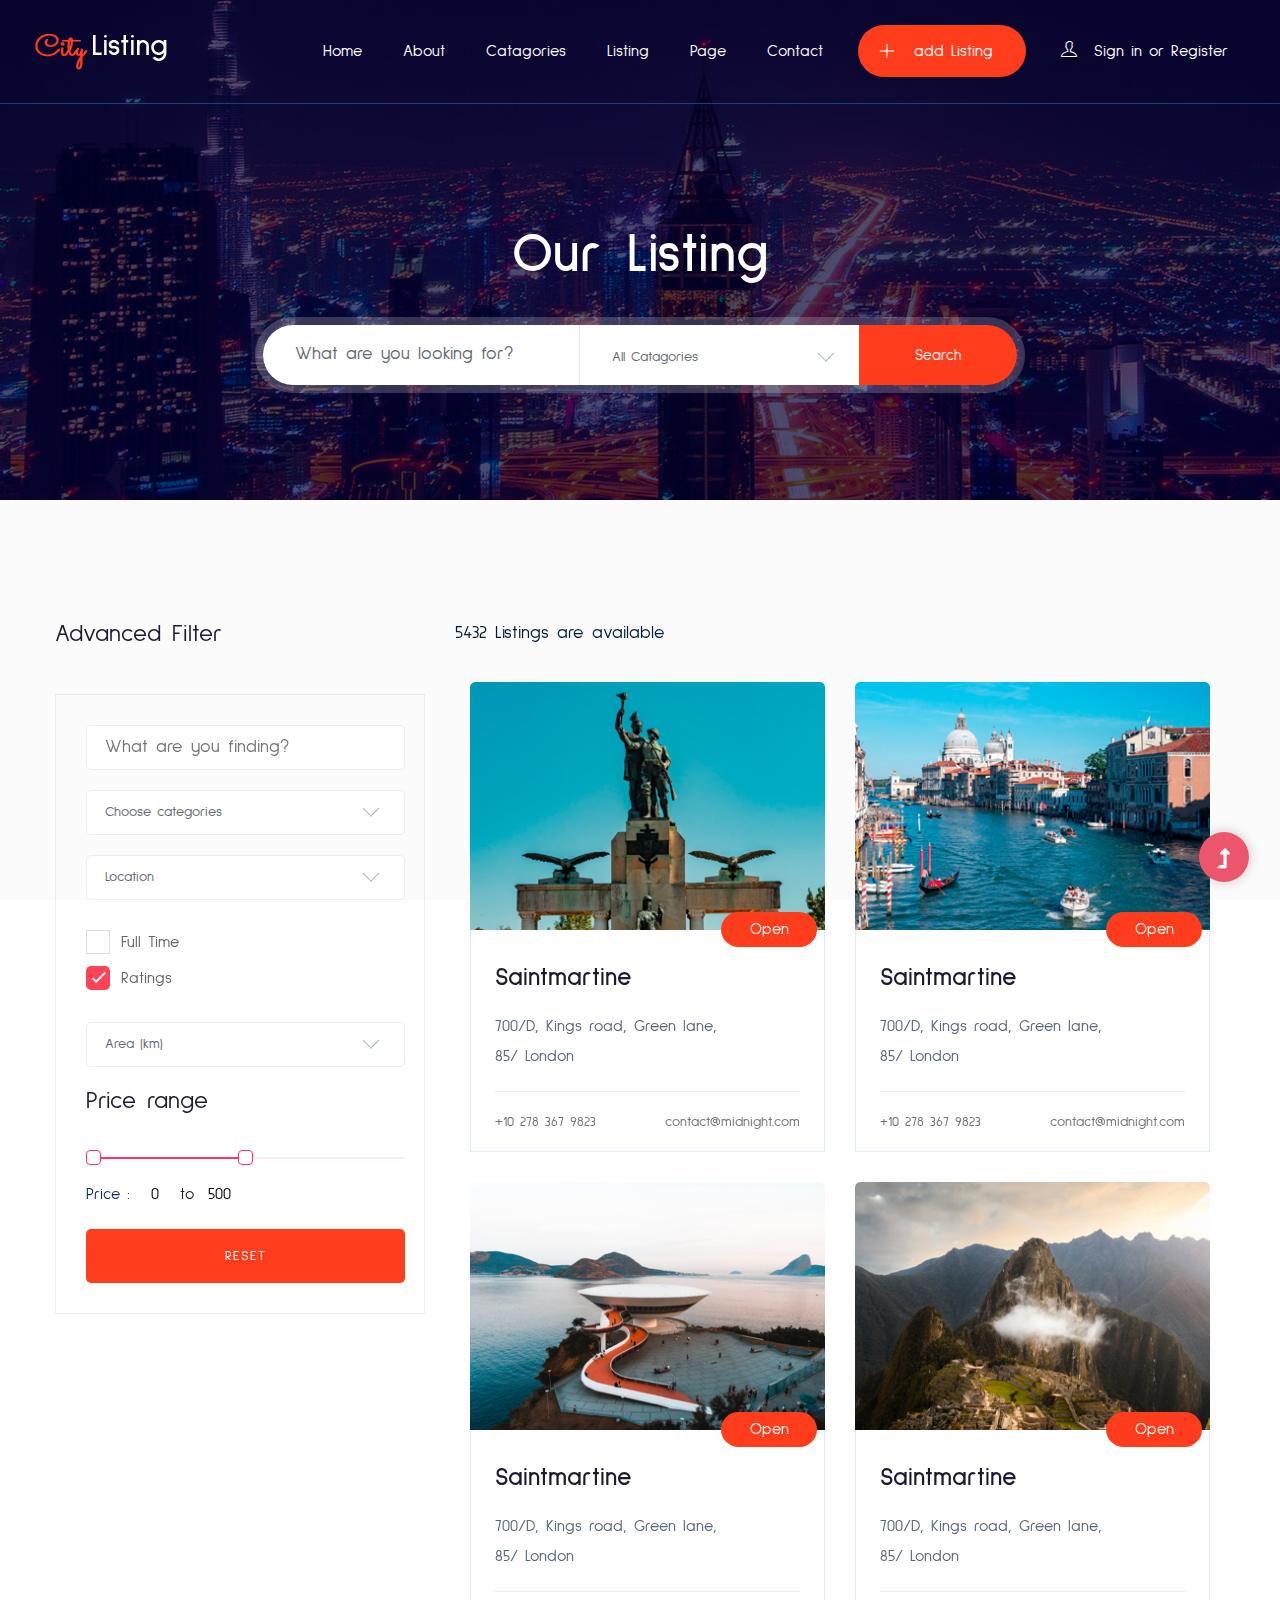
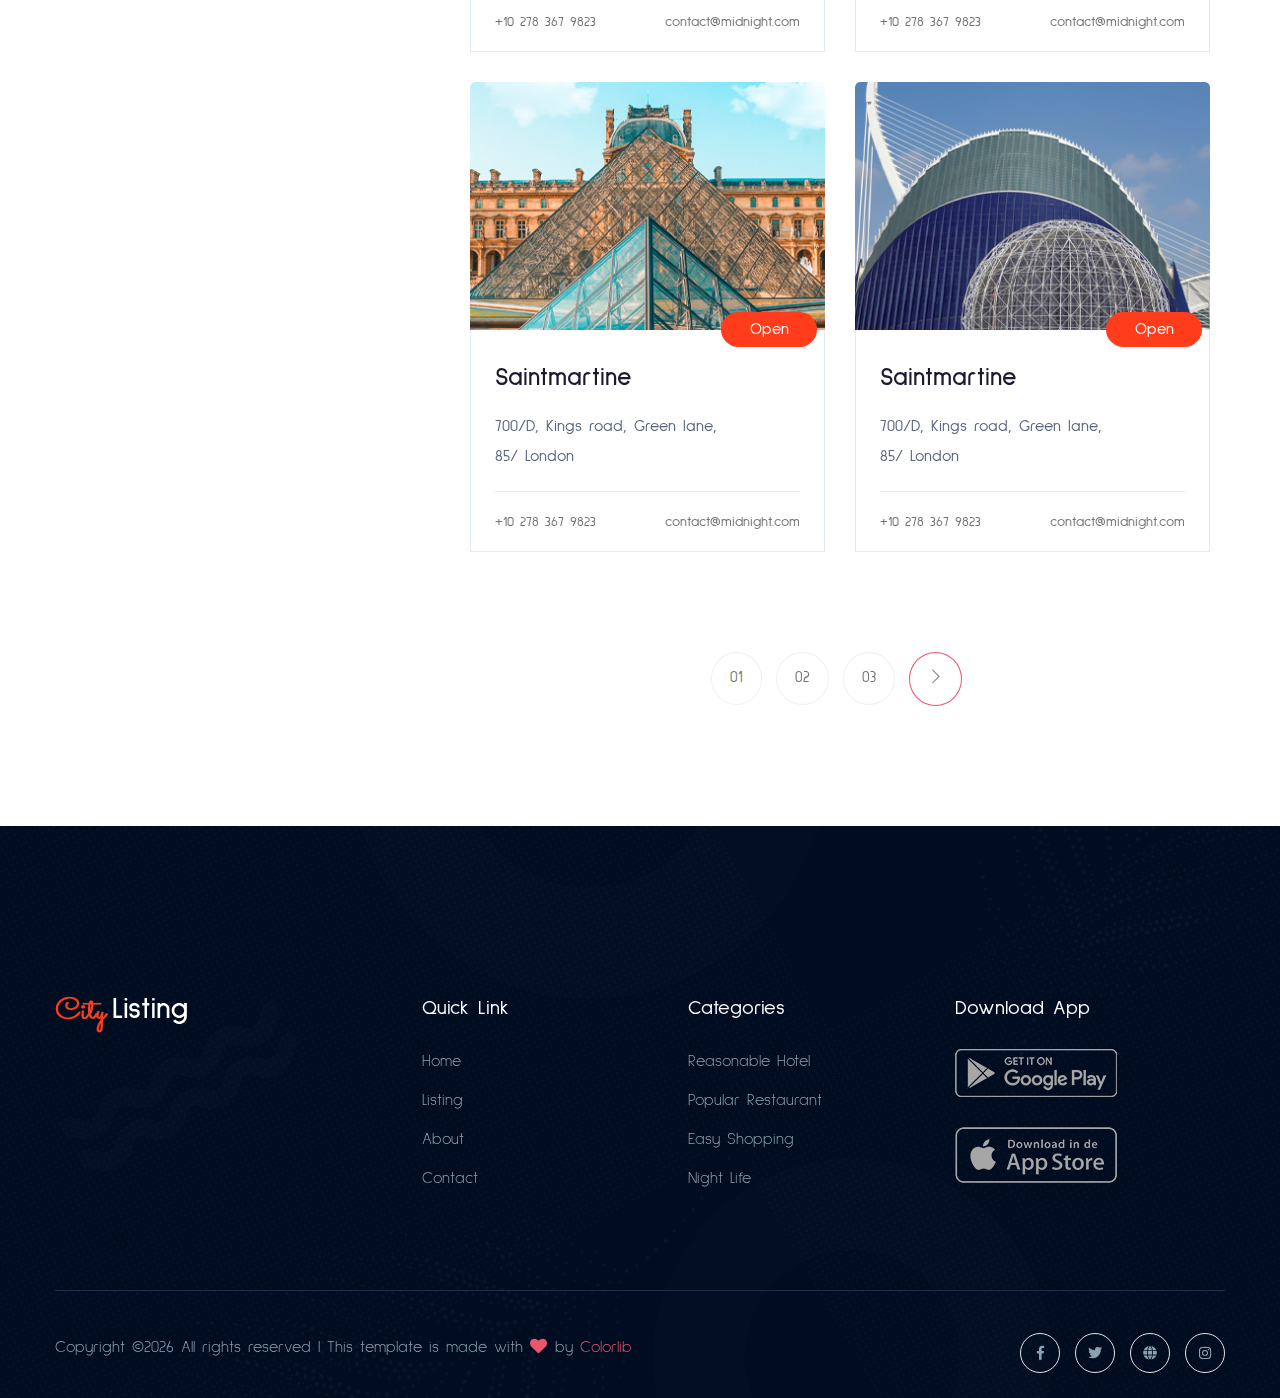
<file: listing.html>
<!doctype html>
<html class="no-js" lang="zxx">
    <head>
        <meta charset="utf-8">
        <meta http-equiv="x-ua-compatible" content="ie=edge">
        <title>Directory HTML-5 Template </title>
        <meta name="description" content="">
        <meta name="viewport" content="width=device-width, initial-scale=1">
        <link rel="manifest" href="site.webmanifest">
		<link rel="shortcut icon" type="image/x-icon" href="assets/img/favicon.ico">

		<!-- CSS here -->
            <link rel="stylesheet" href="assets/css/bootstrap.min.css">
            <link rel="stylesheet" href="assets/css/owl.carousel.min.css">
            <link rel="stylesheet" href="assets/css/slicknav.css">
            <link rel="stylesheet" href="assets/css/flaticon.css">
            <link rel="stylesheet" href="assets/css/price_rangs.css">
            <link rel="stylesheet" href="assets/css/animate.min.css">
            <link rel="stylesheet" href="assets/css/magnific-popup.css">
            <link rel="stylesheet" href="assets/css/fontawesome-all.min.css">
            <link rel="stylesheet" href="assets/css/themify-icons.css">
            <link rel="stylesheet" href="assets/css/slick.css">
            <link rel="stylesheet" href="assets/css/nice-select.css">
            <link rel="stylesheet" href="assets/css/style.css">
   </head>

   <body>
    <!-- Preloader Start -->
    <div id="preloader-active">
        <div class="preloader d-flex align-items-center justify-content-center">
            <div class="preloader-inner position-relative">
                <div class="preloader-circle"></div>
                <div class="preloader-img pere-text">
                    <img src="assets/img/logo/loder.jpg" alt="">
                </div>
            </div>
        </div>
    </div>
    <!-- Preloader Start -->
    <header>
        <!-- Header Start -->
       <div class="header-area header-transparent">
            <div class="main-header">
               <div class="header-bottom  header-sticky">
                    <div class="container-fluid">
                        <div class="row align-items-center">
                            <!-- Logo -->
                            <div class="col-xl-2 col-lg-2 col-md-1">
                                <div class="logo">
                                  <a href="index.html"><img src="assets/img/logo/logo.png" alt=""></a>
                                </div>
                            </div>
                            <div class="col-xl-10 col-lg-10 col-md-8">
                                <!-- Main-menu -->
                                <div class="main-menu f-right d-none d-lg-block">
                                    <nav>
                                        <ul id="navigation">                                                                                                                                     
                                            <li><a href="index.html">Home</a></li>
                                            <li><a href="about.html">About</a></li>
                                            <li><a href="catagori.html">Catagories</a></li>
                                            <li><a href="listing.html">Listing</a></li>
                                            <li><a href="#">Page</a>
                                                <ul class="submenu">
                                                    <li><a href="blog.html">Blog</a></li>
                                                    <li><a href="blog_details.html">Blog Details</a></li>
                                                    <li><a href="elements.html">Element</a></li>
                                                    <li><a href="listing_details.html">Listing details</a></li>
                                                </ul>
                                            </li>
                                            <li><a href="contact.html">Contact</a></li>
                                            <li class="add-list"><a href="listing_details.html"><i class="ti-plus"></i> add Listing</a></li>
                                            <li class="login"><a href="#">
                                                <i class="ti-user"></i> Sign in or Register</a>
                                            </li>
                                        </ul>
                                    </nav>
                                </div>
                            </div>
                            <!-- Mobile Menu -->
                            <div class="col-12">
                                <div class="mobile_menu d-block d-lg-none"></div>
                            </div>
                        </div>
                    </div>
               </div>
            </div>
       </div>
        <!-- Header End -->
    </header>
    <main>

        <!-- Hero Start-->
        <div class="hero-area3 hero-overly2 d-flex align-items-center ">
            <div class="container">
                <div class="row justify-content-center">
                    <div class="col-xl-8 col-lg-9">
                        <div class="hero-cap text-center pt-50 pb-20">
                            <h2>Our Listing</h2>
                        </div>
                        <!--Hero form -->
                        <form action="#" class="search-box search-box2">
                            <div class="input-form">
                                <input type="text" placeholder="What are you looking for?">
                            </div>
                            <div class="select-form">
                                <div class="select-itms">
                                    <select name="select" id="select1">
                                        <option value="">All Catagories</option>
                                        <option value="">Catagories One</option>
                                        <option value="">Catagories Two</option>
                                        <option value="">Catagories Three</option>
                                        <option value="">Catagories Four</option>
                                    </select>
                                </div>
                            </div>
                            <!-- Search box -->
                            <div class="search-form">
                                <a href="#">Search</a>
                            </div>	
                        </form>	
                    </div>
                </div>
            </div>
        </div>
        <!--Hero End -->
        <!-- listing Area Start -->
        <div class="listing-area pt-120 pb-120">
            <div class="container">
                <div class="row">
                    <!-- Left content -->
                    <div class="col-xl-4 col-lg-4 col-md-6">
                        <div class="row">
                            <div class="col-12">
                                    <div class="small-section-tittle2 mb-45">
                                    <h4>Advanced Filter</h4>
                                </div>
                            </div>
                        </div>
                        <!-- Job Category Listing start -->
                        <div class="category-listing mb-50">
                            <!-- single one -->
                            <div class="single-listing">
                                <!-- input -->
                                <div class="input-form">
                                    <input type="text" placeholder="What are you finding?">
                                </div>
                                <!-- Select job items start -->
                                <div class="select-job-items1">
                                    <select name="select1">
                                        <option value="">Choose categories</option>
                                        <option value="">Category 1</option>
                                        <option value="">Category 2</option>
                                        <option value="">Category 3</option>
                                    </select>
                                </div>
                                <!--  Select job items End-->
                                <!-- Select job items start -->
                                <div class="select-job-items2">
                                    <select name="select2">
                                        <option value="">Location</option>
                                        <option value="">Dhaka</option>
                                        <option value="">Mirpur</option>
                                        <option value="">Dannondi</option>
                                    </select>
                                </div>
                                <!--  Select job items End-->
                                <!-- select-Categories start -->
                                <div class="select-Categories pt-140 pb-20">
                                    <label class="container">Full Time
                                        <input type="checkbox" >
                                        <span class="checkmark"></span>
                                    </label>
                                    <label class="container">Ratings
                                        <input type="checkbox" checked="checked active">
                                        <span class="checkmark"></span>
                                    </label>
                                </div>
                                <!-- select-Categories End -->
                                <!-- Select job items start -->
                                <div class="select-job-items2">
                                    <select name="select2">
                                        <option value="">Area (km)</option>
                                        <option value="">Dhaka- 1km</option>
                                        <option value="">Dinajpur- 2km</option>
                                        <option value="">Chittagong - 3km</option>
                                    </select>
                                </div>
                                <!--  Select job items End-->
                            </div>

                            <div class="single-listing">
                                <!-- Range Slider Start -->
                                <aside class="left_widgets p_filter_widgets price_rangs_aside sidebar_box_shadow">
                                    <div class="small-section-tittle2">
                                        <h4>Price range</h4>
                                    </div>
                                    <div class="widgets_inner">
                                        <div class="range_item">
                                            <!-- <div id="slider-range"></div> -->
                                            <input type="text" class="js-range-slider" value="" />
                                            <div class="d-flex align-items-center">
                                                <div class="price_text">
                                                    <p>Price :</p>
                                                </div>
                                                <div class="price_value d-flex justify-content-center">
                                                    <input type="text" class="js-input-from" id="amount" readonly />
                                                    <span>to</span>
                                                    <input type="text" class="js-input-to" id="amount" readonly />
                                                </div>
                                            </div>
                                        </div>
                                    </div>
                                </aside>
                              <!-- Range Slider End -->
                                 <a href="#" class="btn list-btn mt-20">Reset</a>
                            </div>
                        </div>
                        <!-- Job Category Listing End -->
                    </div>
                    <!-- Right content -->
                    <div class="col-xl-8 col-lg-8 col-md-6">
                        <div class="row">
                            <div class="col-lg-12">
                                <div class="count mb-35">
                                    <span>5432 Listings are available</span>
                                </div>
                            </div>
                        </div>
                        <!-- listing Details Stat-->
                        <div class="listing-details-area">
                            <div class="container">
                                <div class="row">
                                    <div class="col-lg-6 ">
                                        <div class="single-listing mb-30">
                                            <div class="list-img">
                                                <img src="assets/img/gallery/list1.png" alt="">
                                                <!-- <span>Open</span> -->
                                            </div>
                                            <div class="list-caption">
                                                <span>Open</span>
                                                <h3><a href="listing_details.html">Saintmartine</a></h3>
                                                <p>700/D, Kings road, Green lane, 85/ London</p>
                                                <div class="list-footer">
                                                    <ul>
                                                        <li>+10 278 367 9823</li>
                                                        <li>contact@midnight.com</li>
                                                    </ul>
                                                </div>
                                            </div>
                                        </div>
                                    </div>
                                    <div class="col-lg-6 ">
                                        <div class="single-listing mb-30">
                                            <div class="list-img">
                                                <img src="assets/img/gallery/list2.png" alt="">
                                                <!-- <span>Open</span> -->
                                            </div>
                                            <div class="list-caption">
                                                <span>Open</span>
                                                 <h3><a href="listing_details.html">Saintmartine</a></h3>
                                                <p>700/D, Kings road, Green lane, 85/ London</p>
                                                <div class="list-footer">
                                                    <ul>
                                                        <li>+10 278 367 9823</li>
                                                        <li>contact@midnight.com</li>
                                                    </ul>
                                                </div>
                                            </div>
                                        </div>
                                    </div>
                                    <div class="col-lg-6 ">
                                        <div class="single-listing mb-30">
                                            <div class="list-img">
                                                <img src="assets/img/gallery/list3.png" alt="">
                                                <!-- <span>Open</span> -->
                                            </div>
                                            <div class="list-caption">
                                                <span>Open</span>
                                                 <h3><a href="listing_details.html">Saintmartine</a></h3>
                                                <p>700/D, Kings road, Green lane, 85/ London</p>
                                                <div class="list-footer">
                                                    <ul>
                                                        <li>+10 278 367 9823</li>
                                                        <li>contact@midnight.com</li>
                                                    </ul>
                                                </div>
                                            </div>
                                        </div>
                                    </div>
                                    <div class="col-lg-6 ">
                                        <div class="single-listing mb-30">
                                            <div class="list-img">
                                                <img src="assets/img/gallery/list4.png" alt="">
                                                <!-- <span>Open</span> -->
                                            </div>
                                            <div class="list-caption">
                                                <span>Open</span>
                                                 <h3><a href="listing_details.html">Saintmartine</a></h3>
                                                <p>700/D, Kings road, Green lane, 85/ London</p>
                                                <div class="list-footer">
                                                    <ul>
                                                        <li>+10 278 367 9823</li>
                                                        <li>contact@midnight.com</li>
                                                    </ul>
                                                </div>
                                            </div>
                                        </div>
                                    </div>
                                    <div class="col-lg-6 ">
                                        <div class="single-listing mb-30">
                                            <div class="list-img">
                                                <img src="assets/img/gallery/list5.png" alt="">
                                                <!-- <span>Open</span> -->
                                            </div>
                                            <div class="list-caption">
                                                <span>Open</span>
                                                 <h3><a href="listing_details.html">Saintmartine</a></h3>
                                                <p>700/D, Kings road, Green lane, 85/ London</p>
                                                <div class="list-footer">
                                                    <ul>
                                                        <li>+10 278 367 9823</li>
                                                        <li>contact@midnight.com</li>
                                                    </ul>
                                                </div>
                                            </div>
                                        </div>
                                    </div>
                                    <div class="col-lg-6 ">
                                        <div class="single-listing mb-30">
                                            <div class="list-img">
                                                <img src="assets/img/gallery/list6.png" alt="">
                                                <!-- <span>Open</span> -->
                                            </div>
                                            <div class="list-caption">
                                                <span>Open</span>
                                                 <h3><a href="listing_details.html">Saintmartine</a></h3>
                                                <p>700/D, Kings road, Green lane, 85/ London</p>
                                                <div class="list-footer">
                                                    <ul>
                                                        <li>+10 278 367 9823</li>
                                                        <li>contact@midnight.com</li>
                                                    </ul>
                                                </div>
                                            </div>
                                        </div>
                                    </div>
                                </div>
                            </div>
                        </div>
                        <!-- listing Details End -->
                        <!--Pagination Start  -->
                        <div class="pagination-area pt-70 text-center">
                            <div class="container">
                                <div class="row">
                                    <div class="col-xl-12">
                                        <div class="single-wrap d-flex justify-content-center">
                                            <nav aria-label="Page navigation example">
                                                <ul class="pagination justify-content-start">
                                                    <li class="page-item active"><a class="page-link" href="#">01</a></li>
                                                    <li class="page-item"><a class="page-link" href="#">02</a></li>
                                                    <li class="page-item"><a class="page-link" href="#">03</a></li>
                                                <li class="page-item"><a class="page-link" href="#"><span class="ti-angle-right"></span></a></li>
                                                </ul>
                                            </nav>
                                        </div>
                                    </div>
                                </div>
                            </div>
                        </div>
                        <!--Pagination End  -->
                    </div>
                </div>
            </div>
        </div>
        <!-- listing-area Area End -->

    </main>
    <footer>
        <!-- Footer Start-->
        <div class="footer-area">
            <div class="container">
               <div class="footer-top footer-padding">
                    <div class="row justify-content-between">
                        <div class="col-xl-3 col-lg-4 col-md-4 col-sm-6">
                            <div class="single-footer-caption mb-50">
                                <div class="single-footer-caption mb-30">
                                    <!-- logo -->
                                    <div class="footer-logo">
                                        <a href="index.html"><img src="assets/img/logo/logo2_footer.png" alt=""></a>
                                    </div>
                                </div>
                            </div>
                        </div>
                        <div class="col-xl-2 col-lg-2 col-md-4 col-sm-6">
                            <div class="single-footer-caption mb-50">
                                <div class="footer-tittle">
                                    <h4>Quick Link</h4>
                                    <ul>
                                        <li><a href="#">Home</a></li>
                                        <li><a href="#">Listing</a></li>
                                        <li><a href="#">About</a></li>
                                        <li><a href="#">Contact</a></li>
                                    </ul>
                                </div>
                            </div>
                        </div>
                        <div class="col-xl-2 col-lg-3 col-md-4 col-sm-6">
                            <div class="single-footer-caption mb-50">
                                <div class="footer-tittle">
                                    <h4>Categories</h4>
                                    <ul>
                                        <li><a href="#">Reasonable Hotel</a></li>
                                        <li><a href="#">Popular Restaurant</a></li>
                                        <li><a href="#">Easy Shopping</a></li>
                                        <li><a href="#">Night Life</a></li>     
                                    </ul>
                                </div>
                            </div>
                        </div>
                        <div class="col-xl-3 col-lg-3 col-md-4 col-sm-6">
                            <div class="single-footer-caption mb-50">
                                <div class="footer-tittle">
                                    <h4>Download App</h4>
                                    <ul>
                                        <li class="app-log"><a href="#"><img src="assets/img/gallery/app-logo.png" alt=""></a></li>
                                        <li><a href="#"><img src="assets/img/gallery/app-logo2.png" alt=""></a></li>
                                    </ul>
                                </div>
                            </div>
                        </div>
                    </div>
               </div>
                <div class="footer-bottom">
                    <div class="row d-flex justify-content-between align-items-center">
                        <div class="col-xl-9 col-lg-8">
                            <div class="footer-copy-right">
                                <p><!-- Link back to Colorlib can't be removed. Template is licensed under CC BY 3.0. -->
  Copyright &copy;<script>document.write(new Date().getFullYear());</script> All rights reserved | This template is made with <i class="fa fa-heart" aria-hidden="true"></i> by <a href="https://colorlib.com" target="_blank">Colorlib</a>
  <!-- Link back to Colorlib can't be removed. Template is licensed under CC BY 3.0. --></p>
                            </div>
                        </div>
                        <div class="col-xl-3 col-lg-4">
                            <!-- Footer Social -->
                            <div class="footer-social f-right">
                                <a href="#"><i class="fab fa-facebook-f"></i></a>
                                <a href="#"><i class="fab fa-twitter"></i></a>
                                <a href="#"><i class="fas fa-globe"></i></a>
                                <a href="#"><i class="fab fa-instagram"></i></a>
                            </div>
                        </div>
                    </div>
               </div>
            </div>
        </div>
        <!-- Footer End-->
    </footer>
    <!-- Scroll Up -->
    <div id="back-top" >
        <a title="Go to Top" href="#"> <i class="fas fa-level-up-alt"></i></a>
    </div>


    <!-- JS here -->
		<!-- All JS Custom Plugins Link Here here -->
        <script src="./assets/js/vendor/modernizr-3.5.0.min.js"></script>
		<!-- Jquery, Popper, Bootstrap -->
		<script src="./assets/js/vendor/jquery-1.12.4.min.js"></script>
        <script src="./assets/js/popper.min.js"></script>
        <script src="./assets/js/bootstrap.min.js"></script>
	    <!-- Jquery Mobile Menu -->
        <script src="./assets/js/jquery.slicknav.min.js"></script>

		<!-- Jquery Slick , Owl-Carousel Plugins -->
        <script src="./assets/js/owl.carousel.min.js"></script>
        <script src="./assets/js/slick.min.js"></script>
		<!-- One Page, Animated-HeadLin -->
        <script src="./assets/js/wow.min.js"></script>
        <script src="./assets/js/price-range.js"></script>
		<script src="./assets/js/animated.headline.js"></script>
        <script src="./assets/js/jquery.magnific-popup.js"></script>

		<!-- Nice-select, sticky -->
        <script src="./assets/js/jquery.nice-select.min.js"></script>
		<script src="./assets/js/jquery.sticky.js"></script>
        
        <!-- contact js -->
        <script src="./assets/js/contact.js"></script>
        <script src="./assets/js/jquery.form.js"></script>
        <script src="./assets/js/jquery.validate.min.js"></script>
        <script src="./assets/js/mail-script.js"></script>
        <script src="./assets/js/jquery.ajaxchimp.min.js"></script>
        
		<!-- Jquery Plugins, main Jquery -->	
        <script src="./assets/js/plugins.js"></script>
        <script src="./assets/js/main.js"></script>
        
    </body>
</html>
</file>
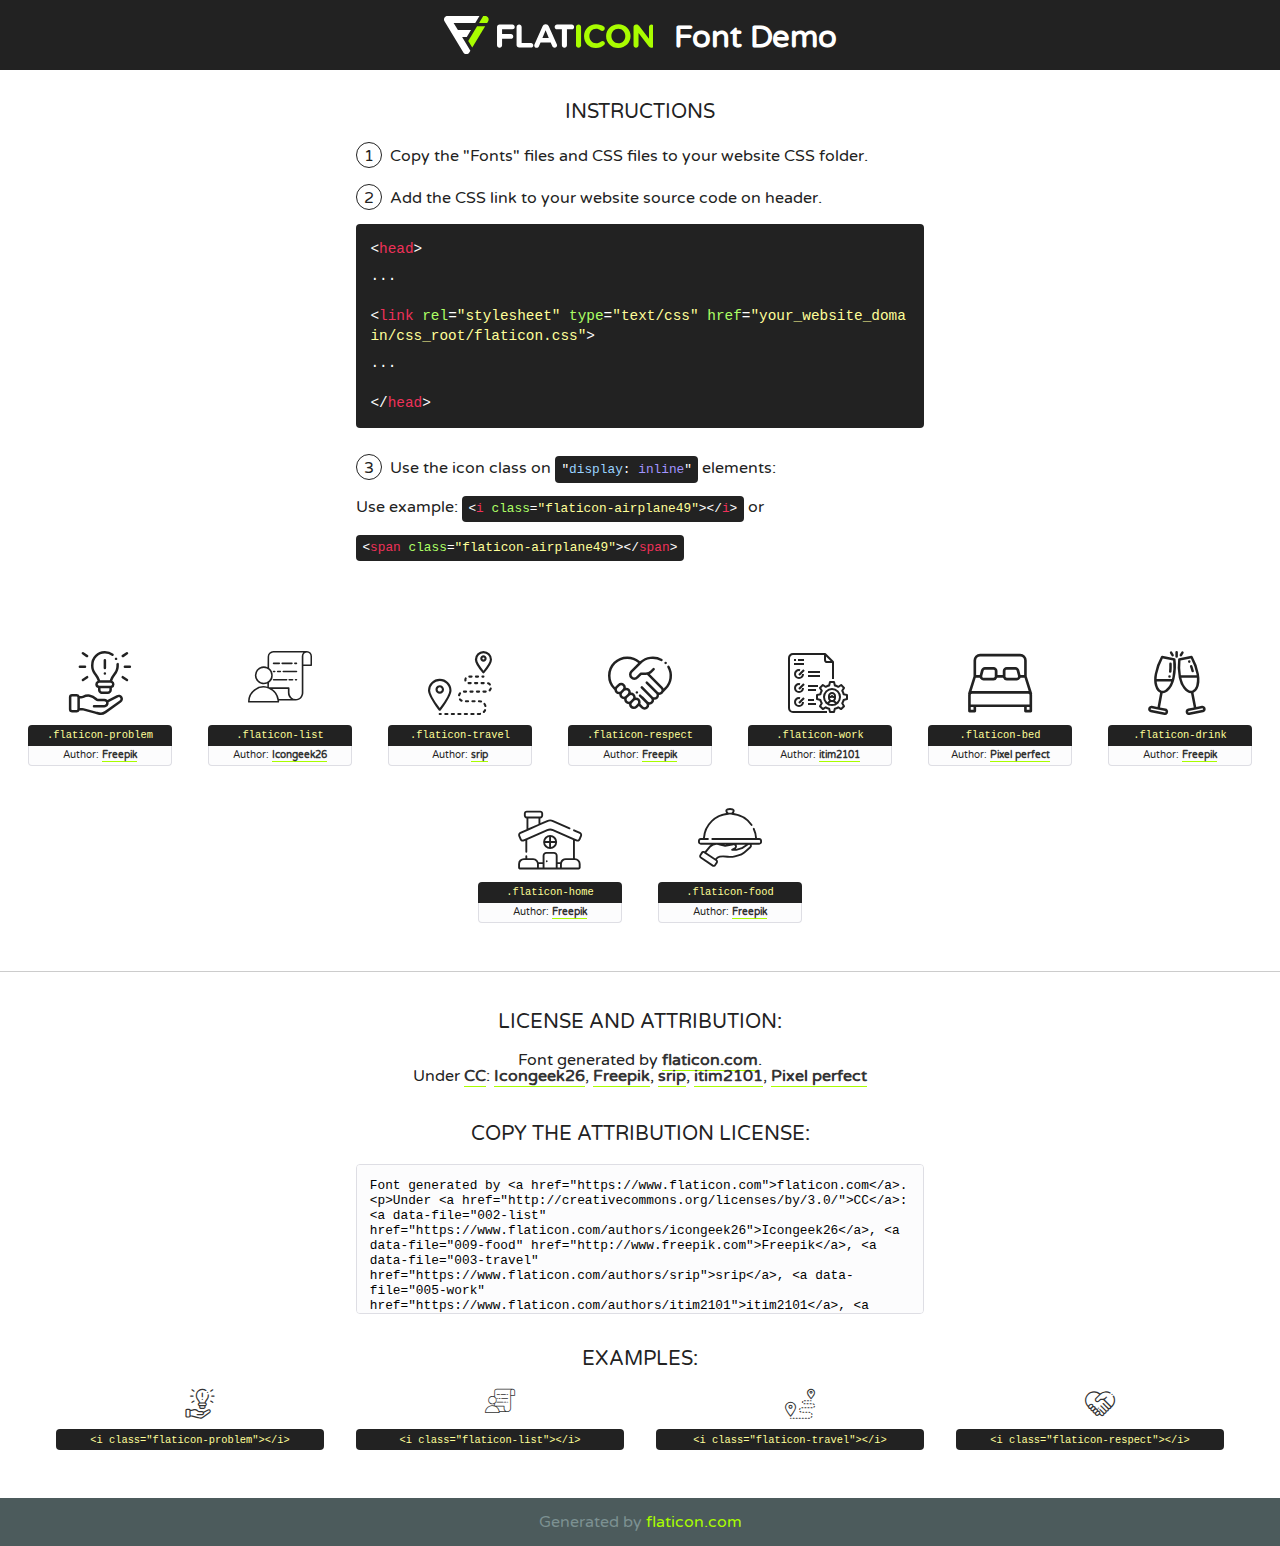
<file: assets/fonts/flaticon.html>
<!DOCTYPE html>
<!--
  Flaticon icon font: Flaticon
  Creation date: 24/03/2020 06:28
-->
<html>
<!DOCTYPE html>
<html>

<head>
    <title>Flaticon WebFont</title>
    <link href="http://fonts.googleapis.com/css?family=Varela+Round" rel="stylesheet" type="text/css" />
    <link rel="stylesheet" type="text/css" href="flaticon.css">
    <meta charset="UTF-8">
    <style>
    html, body, div, span, applet, object, iframe,
    h1, h2, h3, h4, h5, h6, p, blockquote, pre,
    a, abbr, acronym, address, big, cite, code,
    del, dfn, em, img, ins, kbd, q, s, samp,
    small, strike, strong, sub, sup, tt, var,
    b, u, i, center,
    dl, dt, dd, ol, ul, li,
    fieldset, form, label, legend,
    table, caption, tbody, tfoot, thead, tr, th, td,
    article, aside, canvas, details, embed, 
    figure, figcaption, footer, header, hgroup, 
    menu, nav, output, ruby, section, summary,
    time, mark, audio, video {
        margin: 0;
        padding: 0;
        border: 0;
        font-size: 100%;
        font: inherit;
        vertical-align: baseline;
    }
    /* HTML5 display-role reset for older browsers */
    article, aside, details, figcaption, figure, 
    footer, header, hgroup, menu, nav, section {
        display: block;
    }
    body {
        line-height: 1;
    }
    ol, ul {
        list-style: none;
    }
    blockquote, q {
        quotes: none;
    }
    blockquote:before, blockquote:after,
    q:before, q:after {
        content: '';
        content: none;
    }
    table {
        border-collapse: collapse;
        border-spacing: 0;
    }
    body {
        font-family: 'Varela Round', Helvetica, Arial, sans-serif;
        font-size: 16px;
        color: #222;
    }
    a {
        color: #333;
        border-bottom: 1px solid #a9fd00;
        font-weight: bold;
        text-decoration: none;
    }
    * {
        -moz-box-sizing: border-box;
        -webkit-box-sizing: border-box;
        box-sizing: border-box;
        margin: 0;
        padding: 0;
    }
    [class^="flaticon-"]:before, [class*=" flaticon-"]:before, [class^="flaticon-"]:after, [class*=" flaticon-"]:after {
        font-family: Flaticon;
        font-size: 30px;
        font-style: normal;
        margin-left: 20px;
        color: #333;
    }
    .wrapper {
        max-width: 600px;
        margin: auto;
        padding: 0 1em;
    }
    .title {
        font-size: 1.25em;
        text-align: center;
        margin-bottom: 1em;
        text-transform: uppercase;
    }
    header {
        text-align: center;
        background-color: #222;
        color: #fff;
        padding: 1em;
    }
    header .logo {
        width: 210px;
        height: 38px;
        display: inline-block;
        vertical-align: middle;
        margin-right: 1em;
        border: none;
    }
    header strong {
        font-size: 1.95em;
        font-weight: bold;
        vertical-align: middle;
        margin-top: 5px;
        display: inline-block;
    }
    .demo {
        margin: 2em auto;
        line-height: 1.25em;
    }
    .demo ul li {
        margin-bottom: 1em;
    }
    .demo ul li .num {
        color: #222;
        border-radius: 20px;
        display: inline-block;
        width: 26px;
        padding: 3px;
        height: 26px;
        text-align: center;
        margin-right: 0.5em;
        border: 1px solid #222;
    }
    .demo ul li code {
        background-color: #222;
        border-radius: 4px;
        padding: 0.25em 0.5em;
        display: inline-block;
        color: #fff;
        font-family: Consolas,Monaco,Lucida Console,Liberation Mono,DejaVu Sans Mono,Bitstream Vera Sans Mono,Courier New, monospace;
        font-weight: lighter;
        margin-top: 1em;
        font-size: 0.8em;
        word-break: break-all;
    }
    .demo ul li code.big {
        padding: 1em;
        font-size: 0.9em;
    }
    .demo ul li code .red {
        color: #EF3159;
    }
    .demo ul li code .green {
        color: #ACFF65;
    }
    .demo ul li code .yellow {
        color: #FFFF99;
    }
    .demo ul li code .blue {
        color: #99D3FF;
    }
    .demo ul li code .purple {
        color: #A295FF;
    }
    .demo ul li code .dots {
        margin-top: 0.5em;
        display: block;
    }
    #glyphs {
        border-bottom: 1px solid #ccc;
        padding: 2em 0;
        text-align: center;
    }
    .glyph {
        display: inline-block;
        width: 9em;
        margin: 1em;
        text-align: center;
        vertical-align: top;
        background: #FFF;
    }
    .glyph .glyph-icon {
        padding: 10px;
        display: block;
        font-family:"Flaticon";
        font-size: 64px;
        line-height: 1;
    }
    .glyph .glyph-icon:before {
        font-size: 64px;
        color: #222;
        margin-left: 0;
    }
    .class-name {
        font-size: 0.65em;
        background-color: #222;
        color: #fff;
        border-radius: 4px 4px 0 0;
        padding: 0.5em;
        color: #FFFF99;
        font-family: Consolas,Monaco,Lucida Console,Liberation Mono,DejaVu Sans Mono,Bitstream Vera Sans Mono,Courier New, monospace;
    }
    .author-name {
        font-size: 0.6em;
        background-color: #fcfcfd;
        border: 1px solid #DEDEE4;
        border-top: 0;
        border-radius: 0 0 4px 4px;
        padding: 0.5em;
    }
    .class-name:last-child {
        font-size: 10px;
        color:#888;
    }
    .class-name:last-child a {
        font-size: 10px;
        color:#555;
    }
    .class-name:last-child a:hover {
        color:#a9fd00;
    }
    .glyph > input {
        display: block;
        width: 100px;
        margin: 5px auto;
        text-align: center;
        font-size: 12px;
        cursor: text;
    }
    .glyph > input.icon-input {
        font-family:"Flaticon";
        font-size: 16px;
        margin-bottom: 10px;
    }
    .attribution .title {
        margin-top: 2em;
    }
    .attribution textarea {
        background-color: #fcfcfd;
        padding: 1em;
        border: none;
        box-shadow: none;
        border: 1px solid #DEDEE4;
        border-radius: 4px;
        resize: none;
        width: 100%;
        height: 150px;
        font-size: 0.8em;
        font-family: Consolas,Monaco,Lucida Console,Liberation Mono,DejaVu Sans Mono,Bitstream Vera Sans Mono,Courier New, monospace;
        -webkit-appearance: none;
    }
    .iconsuse {
        margin: 2em auto;
        text-align: center;
        max-width: 1200px;
    }
    .iconsuse:after {
        content: '';
        display: table;
        clear: both;
    }
    .iconsuse .image {
        float: left;
        width: 25%;
        padding: 0 1em;
    }
    .iconsuse .image p {
        margin-bottom: 1em;
    }
    .iconsuse .image span {
        display: block;
        font-size: 0.65em;
        background-color: #222;
        color: #fff;
        border-radius: 4px;
        padding: 0.5em;
        color: #FFFF99;
        margin-top: 1em;
        font-family: Consolas,Monaco,Lucida Console,Liberation Mono,DejaVu Sans Mono,Bitstream Vera Sans Mono,Courier New, monospace;
    }
    #footer {
        text-align: center;
        background-color: #4C5B5C;
        color: #7c9192;
        padding: 1em;
    }
    #footer a {
        border: none;
        color: #a9fd00;
        font-weight: normal;
    }
    @media (max-width: 960px) {
        .iconsuse .image {
            width: 50%;
        }
    }
    @media (max-width: 560px) {
        .iconsuse .image {
            width: 100%;
        }
    }
    </style>
</head>

<body class="characters-off">

    <header>
        <a href="https://www.flaticon.com" target="_blank" class="logo">
            <svg version="1.1" xmlns="http://www.w3.org/2000/svg" xmlns:xlink="http://www.w3.org/1999/xlink" xmlns:a="http://ns.adobe.com/AdobeSVGViewerExtensions/3.0/" viewBox="0 0 560.875 102.036" enable-background="new 0 0 560.875 102.036" xml:space="preserve">
                <defs>
                </defs>
                <g>
                    <g class="letters">
                        <path fill="#ffffff" d="M141.596,29.675c0-3.777,2.985-6.767,6.764-6.767h34.438c3.426,0,6.15,2.728,6.15,6.15
                        c0,3.43-2.724,6.149-6.15,6.149h-27.674v13.091h23.719c3.429,0,6.151,2.724,6.151,6.15c0,3.43-2.723,6.149-6.151,6.149h-23.719
                        v17.574c0,3.773-2.986,6.761-6.764,6.761c-3.779,0-6.764-2.989-6.764-6.761V29.675z"></path>
                        <path fill="#ffffff" d="M193.844,29.149c0-3.781,2.985-6.767,6.764-6.767c3.776,0,6.763,2.985,6.763,6.767v42.957h25.039
                        c3.426,0,6.149,2.726,6.149,6.153c0,3.425-2.723,6.15-6.149,6.15h-31.802c-3.779,0-6.764-2.986-6.764-6.768V29.149z"></path>
                        <path fill="#ffffff" d="M241.891,75.71l21.438-48.407c1.492-3.341,4.215-5.357,7.906-5.357h0.792
                        c3.686,0,6.323,2.017,7.815,5.357l21.439,48.407c0.436,0.967,0.701,1.845,0.701,2.723c0,3.602-2.809,6.501-6.414,6.501
                        c-3.161,0-5.269-1.845-6.499-4.655l-4.132-9.661h-27.059l-4.301,10.102c-1.144,2.631-3.426,4.214-6.237,4.214
                        c-3.517,0-6.24-2.81-6.24-6.325C241.1,77.64,241.451,76.677,241.891,75.71z M279.932,58.666l-8.521-20.297l-8.526,20.297H279.932
                        z"></path>
                        <path fill="#ffffff" d="M314.864,35.387H301.86c-3.429,0-6.239-2.813-6.239-6.238c0-3.429,2.811-6.24,6.239-6.24h39.533
                        c3.426,0,6.237,2.811,6.237,6.24c0,3.425-2.811,6.238-6.237,6.238h-13.001v42.785c0,3.773-2.99,6.761-6.764,6.761
                        c-3.779,0-6.764-2.989-6.764-6.761V35.387z"></path>
                        <path fill="#A9FD00" d="M352.615,29.149c0-3.781,2.985-6.767,6.767-6.767c3.774,0,6.761,2.985,6.761,6.767v49.024
                        c0,3.773-2.987,6.761-6.761,6.761c-3.781,0-6.767-2.989-6.767-6.761V29.149z"></path>
                        <path fill="#A9FD00" d="M374.132,53.836v-0.179c0-17.481,13.178-31.801,32.065-31.801c9.22,0,15.459,2.458,20.557,6.238
                        c1.402,1.054,2.637,2.985,2.637,5.357c0,3.692-2.985,6.59-6.681,6.59c-1.845,0-3.071-0.702-4.044-1.319
                        c-3.776-2.813-7.729-4.393-12.562-4.393c-10.364,0-17.831,8.611-17.831,19.154v0.173c0,10.542,7.291,19.329,17.831,19.329
                        c5.715,0,9.492-1.756,13.359-4.834c1.049-0.874,2.458-1.491,4.039-1.491c3.429,0,6.325,2.813,6.325,6.236
                        c0,2.106-1.056,3.78-2.282,4.834c-5.539,4.834-12.036,7.733-21.878,7.733C387.572,85.464,374.132,71.493,374.132,53.836z"></path>
                        <path fill="#A9FD00" d="M433.009,53.836v-0.179c0-17.481,13.79-31.801,32.766-31.801c18.981,0,32.592,14.143,32.592,31.628v0.173
                        c0,17.483-13.785,31.807-32.769,31.807C446.625,85.464,433.009,71.32,433.009,53.836z M484.224,53.836v-0.179
                        c0-10.539-7.725-19.326-18.626-19.326c-10.893,0-18.449,8.611-18.449,19.154v0.173c0,10.542,7.73,19.329,18.626,19.329
                        C476.676,72.986,484.224,64.378,484.224,53.836z"></path>
                        <path fill="#A9FD00" d="M506.233,29.321c0-3.774,2.99-6.763,6.767-6.763h1.401c3.252,0,5.183,1.583,7.029,3.953l26.093,34.265
                        V29.059c0-3.692,2.99-6.677,6.681-6.677c3.683,0,6.671,2.985,6.671,6.677v48.934c0,3.78-2.987,6.765-6.764,6.765h-0.436
                        c-3.257,0-5.188-1.581-7.034-3.953l-27.056-35.492v32.944c0,3.687-2.985,6.676-6.678,6.676c-3.683,0-6.673-2.989-6.673-6.676
                        V29.321z"></path>
                    </g>
                    <g class="insignia">
                        <path fill="#ffffff" d="M48.372,56.137h12.517l11.156-18.537H37.186L25.688,18.539h57.825L94.668,0H9.271
                        C5.925,0,2.842,1.801,1.198,4.716c-1.644,2.907-1.593,6.482,0.134,9.343l50.38,83.501c1.678,2.781,4.689,4.476,7.938,4.476
                        c3.246,0,6.257-1.695,7.935-4.476l2.898-4.804L48.372,56.137z"></path>
                        <g class="i">
                            <path fill="#A9FD00" d="M93.575,18.539h0.031v0.004l21.652,0.004l2.705-4.488c1.727-2.861,1.778-6.436,0.133-9.343
                            C116.454,1.801,113.371,0,110.026,0h-5.294L93.575,18.539z"></path>
                            <polygon fill="#A9FD00" points="88.291,27.356 64.725,66.486 75.519,84.404 109.942,27.356"></polygon>
                        </g>
                    </g>
                </g>
            </svg>
        </a>
        <strong>Font Demo</strong>
    </header>


    <section class="demo wrapper">

        <p class="title">Instructions</p>

        <ul>
            <li>
                <span class="num">1</span>Copy the "Fonts" files and CSS files to your website CSS folder.
            </li>
            <li>
                <span class="num">2</span>Add the CSS link to your website source code on header.
                <code class="big">
                    &lt;<span class="red">head</span>&gt;
                    <br/><span class="dots">...</span>
                    <br/>&lt;<span class="red">link</span> <span class="green">rel</span>=<span class="yellow">"stylesheet"</span> <span class="green">type</span>=<span class="yellow">"text/css"</span> <span class="green">href</span>=<span class="yellow">"your_website_domain/css_root/flaticon.css"</span>&gt;
                    <br/><span class="dots">...</span>
                    <br/>&lt;/<span class="red">head</span>&gt;
                </code>
            </li>

            <li>
                <p>
                    <span class="num">3</span>Use the icon class on <code>"<span class="blue">display</span>:<span class="purple"> inline</span>"</code> elements:
                    <br />
                    Use example: <code>&lt;<span class="red">i</span> <span class="green">class</span>=<span class="yellow">&quot;flaticon-airplane49&quot;</span>&gt;&lt;/<span class="red">i</span>&gt;</code> or <code>&lt;<span class="red">span</span> <span class="green">class</span>=<span class="yellow">&quot;flaticon-airplane49&quot;</span>&gt;&lt;/<span class="red">span</span>&gt;</code>
            </li>
        </ul>

    </section>




   <section id="glyphs">          
    
      
        <div class="glyph"><div class="glyph-icon flaticon-problem"></div>
            <div class="class-name">.flaticon-problem</div>
            <div class="author-name">Author: <a data-file="001-problem" href="http://www.freepik.com">Freepik</a> </div> 
        </div>        
        
        <div class="glyph"><div class="glyph-icon flaticon-list"></div>
            <div class="class-name">.flaticon-list</div>
            <div class="author-name">Author: <a data-file="002-list" href="https://www.flaticon.com/authors/icongeek26">Icongeek26</a> </div> 
        </div>        
        
        <div class="glyph"><div class="glyph-icon flaticon-travel"></div>
            <div class="class-name">.flaticon-travel</div>
            <div class="author-name">Author: <a data-file="003-travel" href="https://www.flaticon.com/authors/srip">srip</a> </div> 
        </div>        
        
        <div class="glyph"><div class="glyph-icon flaticon-respect"></div>
            <div class="class-name">.flaticon-respect</div>
            <div class="author-name">Author: <a data-file="004-respect" href="http://www.freepik.com">Freepik</a> </div> 
        </div>        
        
        <div class="glyph"><div class="glyph-icon flaticon-work"></div>
            <div class="class-name">.flaticon-work</div>
            <div class="author-name">Author: <a data-file="005-work" href="https://www.flaticon.com/authors/itim2101">itim2101</a> </div> 
        </div>        
        
        <div class="glyph"><div class="glyph-icon flaticon-bed"></div>
            <div class="class-name">.flaticon-bed</div>
            <div class="author-name">Author: <a data-file="006-bed" href="https://www.flaticon.com/authors/pixel-perfect">Pixel perfect</a> </div> 
        </div>        
        
        <div class="glyph"><div class="glyph-icon flaticon-drink"></div>
            <div class="class-name">.flaticon-drink</div>
            <div class="author-name">Author: <a data-file="007-drink" href="http://www.freepik.com">Freepik</a> </div> 
        </div>        
        
        <div class="glyph"><div class="glyph-icon flaticon-home"></div>
            <div class="class-name">.flaticon-home</div>
            <div class="author-name">Author: <a data-file="008-home" href="http://www.freepik.com">Freepik</a> </div> 
        </div>        
        
        <div class="glyph"><div class="glyph-icon flaticon-food"></div>
            <div class="class-name">.flaticon-food</div>
            <div class="author-name">Author: <a data-file="009-food" href="http://www.freepik.com">Freepik</a> </div> 
        </div>        
        

    </section>



    <section class="attribution wrapper"   style="text-align:center;">

      <div class="title">License and attribution:</div><div class="attrDiv">Font generated by <a href="https://www.flaticon.com">flaticon.com</a>. <div><p>Under <a href="http://creativecommons.org/licenses/by/3.0/">CC</a>: <a data-file="002-list" href="https://www.flaticon.com/authors/icongeek26">Icongeek26</a>, <a data-file="009-food" href="http://www.freepik.com">Freepik</a>, <a data-file="003-travel" href="https://www.flaticon.com/authors/srip">srip</a>, <a data-file="005-work" href="https://www.flaticon.com/authors/itim2101">itim2101</a>, <a data-file="006-bed" href="https://www.flaticon.com/authors/pixel-perfect">Pixel perfect</a></p>  </div>
      </div>
      <div class="title">Copy the Attribution License:</div>

    <textarea onclick="this.focus();this.select();">Font generated by &lt;a href=&quot;https://www.flaticon.com&quot;&gt;flaticon.com&lt;/a&gt;. <p>Under <a href="http://creativecommons.org/licenses/by/3.0/">CC</a>: <a data-file="002-list" href="https://www.flaticon.com/authors/icongeek26">Icongeek26</a>, <a data-file="009-food" href="http://www.freepik.com">Freepik</a>, <a data-file="003-travel" href="https://www.flaticon.com/authors/srip">srip</a>, <a data-file="005-work" href="https://www.flaticon.com/authors/itim2101">itim2101</a>, <a data-file="006-bed" href="https://www.flaticon.com/authors/pixel-perfect">Pixel perfect</a></p>  
     </textarea>

    </section>

    <section class="iconsuse">

          <div class="title">Examples:</div>            
             
            <div class="image">
                <p>
                    <i class="glyph-icon flaticon-problem"></i> 
                    <span>&lt;i class=&quot;flaticon-problem&quot;&gt;&lt;/i&gt;</span>
                </p>
            </div>
            
            <div class="image">
                <p>
                    <i class="glyph-icon flaticon-list"></i> 
                    <span>&lt;i class=&quot;flaticon-list&quot;&gt;&lt;/i&gt;</span>
                </p>
            </div>
            
            <div class="image">
                <p>
                    <i class="glyph-icon flaticon-travel"></i> 
                    <span>&lt;i class=&quot;flaticon-travel&quot;&gt;&lt;/i&gt;</span>
                </p>
            </div>
            
            <div class="image">
                <p>
                    <i class="glyph-icon flaticon-respect"></i> 
                    <span>&lt;i class=&quot;flaticon-respect&quot;&gt;&lt;/i&gt;</span>
                </p>
            </div>
                       
        </div>
                            
    </section>

<div id="footer">
    <div>Generated by <a href="https://www.flaticon.com">flaticon.com</a>
    </div>
</div>



</body>
</html>
</file>
<file: assets/css/flaticon.css>
/*
  	Flaticon icon font: Flaticon
  	Creation date: 24/03/2020 06:28
  	*/

@font-face {
  font-family: "Flaticon";
  src: url("../fonts/Flaticon.eot");
  src: url("../fonts/Flaticon.eot?#iefix") format("embedded-opentype"),
       url("../fonts/Flaticon.woff2") format("woff2"),
       url("../fonts/Flaticon.woff") format("woff"),
       url("../fonts/Flaticon.ttf") format("truetype"),
       url("../fonts/Flaticon.svg#Flaticon") format("svg");
  font-weight: normal;
  font-style: normal;
}

@media screen and (-webkit-min-device-pixel-ratio:0) {
  @font-face {
    font-family: "Flaticon";
    src: url("../fonts/Flaticon.svg#Flaticon") format("svg");
  }
}

[class^="flaticon-"]:before, [class*=" flaticon-"]:before,
[class^="flaticon-"]:after, [class*=" flaticon-"]:after {   
  font-family: Flaticon;
font-style: normal;

}

.flaticon-problem:before { content: "\f100"; }
.flaticon-list:before { content: "\f101"; }
.flaticon-travel:before { content: "\f102"; }
.flaticon-respect:before { content: "\f103"; }
.flaticon-work:before { content: "\f104"; }
.flaticon-bed:before { content: "\f105"; }
.flaticon-drink:before { content: "\f106"; }
.flaticon-home:before { content: "\f107"; }
.flaticon-food:before { content: "\f108"; }
</file>
<file: assets/css/themify-icons.css>
@font-face {
	font-family: 'themify';
	src:url('../fonts/themify.eot?-fvbane');


	src:url('../fonts/themify.eot?#iefix-fvbane') format('embedded-opentype'),
		url('../fonts/themify.woff?-fvbane') format('woff'),
		url('../fonts/themify.ttf?-fvbane') format('truetype'),
		url('../fonts/themify.svg?-fvbane#themify') format('svg');
	font-weight: normal;
	font-style: normal;
}

[class^="ti-"], [class*=" ti-"] {
	font-family: 'themify';
	speak: none;
	font-style: normal;
	font-weight: normal;
	font-variant: normal;
	text-transform: none;
	line-height: 1;

	/* Better Font Rendering =========== */
	-webkit-font-smoothing: antialiased;
	-moz-osx-font-smoothing: grayscale;
}

.ti-wand:before {
	content: "\e600";
}
.ti-volume:before {
	content: "\e601";
}
.ti-user:before {
	content: "\e602";
}
.ti-unlock:before {
	content: "\e603";
}
.ti-unlink:before {
	content: "\e604";
}
.ti-trash:before {
	content: "\e605";
}
.ti-thought:before {
	content: "\e606";
}
.ti-target:before {
	content: "\e607";
}
.ti-tag:before {
	content: "\e608";
}
.ti-tablet:before {
	content: "\e609";
}
.ti-star:before {
	content: "\e60a";
}
.ti-spray:before {
	content: "\e60b";
}
.ti-signal:before {
	content: "\e60c";
}
.ti-shopping-cart:before {
	content: "\e60d";
}
.ti-shopping-cart-full:before {
	content: "\e60e";
}
.ti-settings:before {
	content: "\e60f";
}
.ti-search:before {
	content: "\e610";
}
.ti-zoom-in:before {
	content: "\e611";
}
.ti-zoom-out:before {
	content: "\e612";
}
.ti-cut:before {
	content: "\e613";
}
.ti-ruler:before {
	content: "\e614";
}
.ti-ruler-pencil:before {
	content: "\e615";
}
.ti-ruler-alt:before {
	content: "\e616";
}
.ti-bookmark:before {
	content: "\e617";
}
.ti-bookmark-alt:before {
	content: "\e618";
}
.ti-reload:before {
	content: "\e619";
}
.ti-plus:before {
	content: "\e61a";
}
.ti-pin:before {
	content: "\e61b";
}
.ti-pencil:before {
	content: "\e61c";
}
.ti-pencil-alt:before {
	content: "\e61d";
}
.ti-paint-roller:before {
	content: "\e61e";
}
.ti-paint-bucket:before {
	content: "\e61f";
}
.ti-na:before {
	content: "\e620";
}
.ti-mobile:before {
	content: "\e621";
}
.ti-minus:before {
	content: "\e622";
}
.ti-medall:before {
	content: "\e623";
}
.ti-medall-alt:before {
	content: "\e624";
}
.ti-marker:before {
	content: "\e625";
}
.ti-marker-alt:before {
	content: "\e626";
}
.ti-arrow-up:before {
	content: "\e627";
}
.ti-arrow-right:before {
	content: "\e628";
}
.ti-arrow-left:before {
	content: "\e629";
}
.ti-arrow-down:before {
	content: "\e62a";
}
.ti-lock:before {
	content: "\e62b";
}
.ti-location-arrow:before {
	content: "\e62c";
}
.ti-link:before {
	content: "\e62d";
}
.ti-layout:before {
	content: "\e62e";
}
.ti-layers:before {
	content: "\e62f";
}
.ti-layers-alt:before {
	content: "\e630";
}
.ti-key:before {
	content: "\e631";
}
.ti-import:before {
	content: "\e632";
}
.ti-image:before {
	content: "\e633";
}
.ti-heart:before {
	content: "\e634";
}
.ti-heart-broken:before {
	content: "\e635";
}
.ti-hand-stop:before {
	content: "\e636";
}
.ti-hand-open:before {
	content: "\e637";
}
.ti-hand-drag:before {
	content: "\e638";
}
.ti-folder:before {
	content: "\e639";
}
.ti-flag:before {
	content: "\e63a";
}
.ti-flag-alt:before {
	content: "\e63b";
}
.ti-flag-alt-2:before {
	content: "\e63c";
}
.ti-eye:before {
	content: "\e63d";
}
.ti-export:before {
	content: "\e63e";
}
.ti-exchange-vertical:before {
	content: "\e63f";
}
.ti-desktop:before {
	content: "\e640";
}
.ti-cup:before {
	content: "\e641";
}
.ti-crown:before {
	content: "\e642";
}
.ti-comments:before {
	content: "\e643";
}
.ti-comment:before {
	content: "\e644";
}
.ti-comment-alt:before {
	content: "\e645";
}
.ti-close:before {
	content: "\e646";
}
.ti-clip:before {
	content: "\e647";
}
.ti-angle-up:before {
	content: "\e648";
}
.ti-angle-right:before {
	content: "\e649";
}
.ti-angle-left:before {
	content: "\e64a";
}
.ti-angle-down:before {
	content: "\e64b";
}
.ti-check:before {
	content: "\e64c";
}
.ti-check-box:before {
	content: "\e64d";
}
.ti-camera:before {
	content: "\e64e";
}
.ti-announcement:before {
	content: "\e64f";
}
.ti-brush:before {
	content: "\e650";
}
.ti-briefcase:before {
	content: "\e651";
}
.ti-bolt:before {
	content: "\e652";
}
.ti-bolt-alt:before {
	content: "\e653";
}
.ti-blackboard:before {
	content: "\e654";
}
.ti-bag:before {
	content: "\e655";
}
.ti-move:before {
	content: "\e656";
}
.ti-arrows-vertical:before {
	content: "\e657";
}
.ti-arrows-horizontal:before {
	content: "\e658";
}
.ti-fullscreen:before {
	content: "\e659";
}
.ti-arrow-top-right:before {
	content: "\e65a";
}
.ti-arrow-top-left:before {
	content: "\e65b";
}
.ti-arrow-circle-up:before {
	content: "\e65c";
}
.ti-arrow-circle-right:before {
	content: "\e65d";
}
.ti-arrow-circle-left:before {
	content: "\e65e";
}
.ti-arrow-circle-down:before {
	content: "\e65f";
}
.ti-angle-double-up:before {
	content: "\e660";
}
.ti-angle-double-right:before {
	content: "\e661";
}
.ti-angle-double-left:before {
	content: "\e662";
}
.ti-angle-double-down:before {
	content: "\e663";
}
.ti-zip:before {
	content: "\e664";
}
.ti-world:before {
	content: "\e665";
}
.ti-wheelchair:before {
	content: "\e666";
}
.ti-view-list:before {
	content: "\e667";
}
.ti-view-list-alt:before {
	content: "\e668";
}
.ti-view-grid:before {
	content: "\e669";
}
.ti-uppercase:before {
	content: "\e66a";
}
.ti-upload:before {
	content: "\e66b";
}
.ti-underline:before {
	content: "\e66c";
}
.ti-truck:before {
	content: "\e66d";
}
.ti-timer:before {
	content: "\e66e";
}
.ti-ticket:before {
	content: "\e66f";
}
.ti-thumb-up:before {
	content: "\e670";
}
.ti-thumb-down:before {
	content: "\e671";
}
.ti-text:before {
	content: "\e672";
}
.ti-stats-up:before {
	content: "\e673";
}
.ti-stats-down:before {
	content: "\e674";
}
.ti-split-v:before {
	content: "\e675";
}
.ti-split-h:before {
	content: "\e676";
}
.ti-smallcap:before {
	content: "\e677";
}
.ti-shine:before {
	content: "\e678";
}
.ti-shift-right:before {
	content: "\e679";
}
.ti-shift-left:before {
	content: "\e67a";
}
.ti-shield:before {
	content: "\e67b";
}
.ti-notepad:before {
	content: "\e67c";
}
.ti-server:before {
	content: "\e67d";
}
.ti-quote-right:before {
	content: "\e67e";
}
.ti-quote-left:before {
	content: "\e67f";
}
.ti-pulse:before {
	content: "\e680";
}
.ti-printer:before {
	content: "\e681";
}
.ti-power-off:before {
	content: "\e682";
}
.ti-plug:before {
	content: "\e683";
}
.ti-pie-chart:before {
	content: "\e684";
}
.ti-paragraph:before {
	content: "\e685";
}
.ti-panel:before {
	content: "\e686";
}
.ti-package:before {
	content: "\e687";
}
.ti-music:before {
	content: "\e688";
}
.ti-music-alt:before {
	content: "\e689";
}
.ti-mouse:before {
	content: "\e68a";
}
.ti-mouse-alt:before {
	content: "\e68b";
}
.ti-money:before {
	content: "\e68c";
}
.ti-microphone:before {
	content: "\e68d";
}
.ti-menu:before {
	content: "\e68e";
}
.ti-menu-alt:before {
	content: "\e68f";
}
.ti-map:before {
	content: "\e690";
}
.ti-map-alt:before {
	content: "\e691";
}
.ti-loop:before {
	content: "\e692";
}
.ti-location-pin:before {
	content: "\e693";
}
.ti-list:before {
	content: "\e694";
}
.ti-light-bulb:before {
	content: "\e695";
}
.ti-Italic:before {
	content: "\e696";
}
.ti-info:before {
	content: "\e697";
}
.ti-infinite:before {
	content: "\e698";
}
.ti-id-badge:before {
	content: "\e699";
}
.ti-hummer:before {
	content: "\e69a";
}
.ti-home:before {
	content: "\e69b";
}
.ti-help:before {
	content: "\e69c";
}
.ti-headphone:before {
	content: "\e69d";
}
.ti-harddrives:before {
	content: "\e69e";
}
.ti-harddrive:before {
	content: "\e69f";
}
.ti-gift:before {
	content: "\e6a0";
}
.ti-game:before {
	content: "\e6a1";
}
.ti-filter:before {
	content: "\e6a2";
}
.ti-files:before {
	content: "\e6a3";
}
.ti-file:before {
	content: "\e6a4";
}
.ti-eraser:before {
	content: "\e6a5";
}
.ti-envelope:before {
	content: "\e6a6";
}
.ti-download:before {
	content: "\e6a7";
}
.ti-direction:before {
	content: "\e6a8";
}
.ti-direction-alt:before {
	content: "\e6a9";
}
.ti-dashboard:before {
	content: "\e6aa";
}
.ti-control-stop:before {
	content: "\e6ab";
}
.ti-control-shuffle:before {
	content: "\e6ac";
}
.ti-control-play:before {
	content: "\e6ad";
}
.ti-control-pause:before {
	content: "\e6ae";
}
.ti-control-forward:before {
	content: "\e6af";
}
.ti-control-backward:before {
	content: "\e6b0";
}
.ti-cloud:before {
	content: "\e6b1";
}
.ti-cloud-up:before {
	content: "\e6b2";
}
.ti-cloud-down:before {
	content: "\e6b3";
}
.ti-clipboard:before {
	content: "\e6b4";
}
.ti-car:before {
	content: "\e6b5";
}
.ti-calendar:before {
	content: "\e6b6";
}
.ti-book:before {
	content: "\e6b7";
}
.ti-bell:before {
	content: "\e6b8";
}
.ti-basketball:before {
	content: "\e6b9";
}
.ti-bar-chart:before {
	content: "\e6ba";
}
.ti-bar-chart-alt:before {
	content: "\e6bb";
}
.ti-back-right:before {
	content: "\e6bc";
}
.ti-back-left:before {
	content: "\e6bd";
}
.ti-arrows-corner:before {
	content: "\e6be";
}
.ti-archive:before {
	content: "\e6bf";
}
.ti-anchor:before {
	content: "\e6c0";
}
.ti-align-right:before {
	content: "\e6c1";
}
.ti-align-left:before {
	content: "\e6c2";
}
.ti-align-justify:before {
	content: "\e6c3";
}
.ti-align-center:before {
	content: "\e6c4";
}
.ti-alert:before {
	content: "\e6c5";
}
.ti-alarm-clock:before {
	content: "\e6c6";
}
.ti-agenda:before {
	content: "\e6c7";
}
.ti-write:before {
	content: "\e6c8";
}
.ti-window:before {
	content: "\e6c9";
}
.ti-widgetized:before {
	content: "\e6ca";
}
.ti-widget:before {
	content: "\e6cb";
}
.ti-widget-alt:before {
	content: "\e6cc";
}
.ti-wallet:before {
	content: "\e6cd";
}
.ti-video-clapper:before {
	content: "\e6ce";
}
.ti-video-camera:before {
	content: "\e6cf";
}
.ti-vector:before {
	content: "\e6d0";
}
.ti-themify-logo:before {
	content: "\e6d1";
}
.ti-themify-favicon:before {
	content: "\e6d2";
}
.ti-themify-favicon-alt:before {
	content: "\e6d3";
}
.ti-support:before {
	content: "\e6d4";
}
.ti-stamp:before {
	content: "\e6d5";
}
.ti-split-v-alt:before {
	content: "\e6d6";
}
.ti-slice:before {
	content: "\e6d7";
}
.ti-shortcode:before {
	content: "\e6d8";
}
.ti-shift-right-alt:before {
	content: "\e6d9";
}
.ti-shift-left-alt:before {
	content: "\e6da";
}
.ti-ruler-alt-2:before {
	content: "\e6db";
}
.ti-receipt:before {
	content: "\e6dc";
}
.ti-pin2:before {
	content: "\e6dd";
}
.ti-pin-alt:before {
	content: "\e6de";
}
.ti-pencil-alt2:before {
	content: "\e6df";
}
.ti-palette:before {
	content: "\e6e0";
}
.ti-more:before {
	content: "\e6e1";
}
.ti-more-alt:before {
	content: "\e6e2";
}
.ti-microphone-alt:before {
	content: "\e6e3";
}
.ti-magnet:before {
	content: "\e6e4";
}
.ti-line-double:before {
	content: "\e6e5";
}
.ti-line-dotted:before {
	content: "\e6e6";
}
.ti-line-dashed:before {
	content: "\e6e7";
}
.ti-layout-width-full:before {
	content: "\e6e8";
}
.ti-layout-width-default:before {
	content: "\e6e9";
}
.ti-layout-width-default-alt:before {
	content: "\e6ea";
}
.ti-layout-tab:before {
	content: "\e6eb";
}
.ti-layout-tab-window:before {
	content: "\e6ec";
}
.ti-layout-tab-v:before {
	content: "\e6ed";
}
.ti-layout-tab-min:before {
	content: "\e6ee";
}
.ti-layout-slider:before {
	content: "\e6ef";
}
.ti-layout-slider-alt:before {
	content: "\e6f0";
}
.ti-layout-sidebar-right:before {
	content: "\e6f1";
}
.ti-layout-sidebar-none:before {
	content: "\e6f2";
}
.ti-layout-sidebar-left:before {
	content: "\e6f3";
}
.ti-layout-placeholder:before {
	content: "\e6f4";
}
.ti-layout-menu:before {
	content: "\e6f5";
}
.ti-layout-menu-v:before {
	content: "\e6f6";
}
.ti-layout-menu-separated:before {
	content: "\e6f7";
}
.ti-layout-menu-full:before {
	content: "\e6f8";
}
.ti-layout-media-right-alt:before {
	content: "\e6f9";
}
.ti-layout-media-right:before {
	content: "\e6fa";
}
.ti-layout-media-overlay:before {
	content: "\e6fb";
}
.ti-layout-media-overlay-alt:before {
	content: "\e6fc";
}
.ti-layout-media-overlay-alt-2:before {
	content: "\e6fd";
}
.ti-layout-media-left-alt:before {
	content: "\e6fe";
}
.ti-layout-media-left:before {
	content: "\e6ff";
}
.ti-layout-media-center-alt:before {
	content: "\e700";
}
.ti-layout-media-center:before {
	content: "\e701";
}
.ti-layout-list-thumb:before {
	content: "\e702";
}
.ti-layout-list-thumb-alt:before {
	content: "\e703";
}
.ti-layout-list-post:before {
	content: "\e704";
}
.ti-layout-list-large-image:before {
	content: "\e705";
}
.ti-layout-line-solid:before {
	content: "\e706";
}
.ti-layout-grid4:before {
	content: "\e707";
}
.ti-layout-grid3:before {
	content: "\e708";
}
.ti-layout-grid2:before {
	content: "\e709";
}
.ti-layout-grid2-thumb:before {
	content: "\e70a";
}
.ti-layout-cta-right:before {
	content: "\e70b";
}
.ti-layout-cta-left:before {
	content: "\e70c";
}
.ti-layout-cta-center:before {
	content: "\e70d";
}
.ti-layout-cta-btn-right:before {
	content: "\e70e";
}
.ti-layout-cta-btn-left:before {
	content: "\e70f";
}
.ti-layout-column4:before {
	content: "\e710";
}
.ti-layout-column3:before {
	content: "\e711";
}
.ti-layout-column2:before {
	content: "\e712";
}
.ti-layout-accordion-separated:before {
	content: "\e713";
}
.ti-layout-accordion-merged:before {
	content: "\e714";
}
.ti-layout-accordion-list:before {
	content: "\e715";
}
.ti-ink-pen:before {
	content: "\e716";
}
.ti-info-alt:before {
	content: "\e717";
}
.ti-help-alt:before {
	content: "\e718";
}
.ti-headphone-alt:before {
	content: "\e719";
}
.ti-hand-point-up:before {
	content: "\e71a";
}
.ti-hand-point-right:before {
	content: "\e71b";
}
.ti-hand-point-left:before {
	content: "\e71c";
}
.ti-hand-point-down:before {
	content: "\e71d";
}
.ti-gallery:before {
	content: "\e71e";
}
.ti-face-smile:before {
	content: "\e71f";
}
.ti-face-sad:before {
	content: "\e720";
}
.ti-credit-card:before {
	content: "\e721";
}
.ti-control-skip-forward:before {
	content: "\e722";
}
.ti-control-skip-backward:before {
	content: "\e723";
}
.ti-control-record:before {
	content: "\e724";
}
.ti-control-eject:before {
	content: "\e725";
}
.ti-comments-smiley:before {
	content: "\e726";
}
.ti-brush-alt:before {
	content: "\e727";
}
.ti-youtube:before {
	content: "\e728";
}
.ti-vimeo:before {
	content: "\e729";
}
.ti-twitter:before {
	content: "\e72a";
}
.ti-time:before {
	content: "\e72b";
}
.ti-tumblr:before {
	content: "\e72c";
}
.ti-skype:before {
	content: "\e72d";
}
.ti-share:before {
	content: "\e72e";
}
.ti-share-alt:before {
	content: "\e72f";
}
.ti-rocket:before {
	content: "\e730";
}
.ti-pinterest:before {
	content: "\e731";
}
.ti-new-window:before {
	content: "\e732";
}
.ti-microsoft:before {
	content: "\e733";
}
.ti-list-ol:before {
	content: "\e734";
}
.ti-linkedin:before {
	content: "\e735";
}
.ti-layout-sidebar-2:before {
	content: "\e736";
}
.ti-layout-grid4-alt:before {
	content: "\e737";
}
.ti-layout-grid3-alt:before {
	content: "\e738";
}
.ti-layout-grid2-alt:before {
	content: "\e739";
}
.ti-layout-column4-alt:before {
	content: "\e73a";
}
.ti-layout-column3-alt:before {
	content: "\e73b";
}
.ti-layout-column2-alt:before {
	content: "\e73c";
}
.ti-instagram:before {
	content: "\e73d";
}
.ti-google:before {
	content: "\e73e";
}
.ti-github:before {
	content: "\e73f";
}
.ti-flickr:before {
	content: "\e740";
}
.ti-facebook:before {
	content: "\e741";
}
.ti-dropbox:before {
	content: "\e742";
}
.ti-dribbble:before {
	content: "\e743";
}
.ti-apple:before {
	content: "\e744";
}
.ti-android:before {
	content: "\e745";
}
.ti-save:before {
	content: "\e746";
}
.ti-save-alt:before {
	content: "\e747";
}
.ti-yahoo:before {
	content: "\e748";
}
.ti-wordpress:before {
	content: "\e749";
}
.ti-vimeo-alt:before {
	content: "\e74a";
}
.ti-twitter-alt:before {
	content: "\e74b";
}
.ti-tumblr-alt:before {
	content: "\e74c";
}
.ti-trello:before {
	content: "\e74d";
}
.ti-stack-overflow:before {
	content: "\e74e";
}
.ti-soundcloud:before {
	content: "\e74f";
}
.ti-sharethis:before {
	content: "\e750";
}
.ti-sharethis-alt:before {
	content: "\e751";
}
.ti-reddit:before {
	content: "\e752";
}
.ti-pinterest-alt:before {
	content: "\e753";
}
.ti-microsoft-alt:before {
	content: "\e754";
}
.ti-linux:before {
	content: "\e755";
}
.ti-jsfiddle:before {
	content: "\e756";
}
.ti-joomla:before {
	content: "\e757";
}
.ti-html5:before {
	content: "\e758";
}
.ti-flickr-alt:before {
	content: "\e759";
}
.ti-email:before {
	content: "\e75a";
}
.ti-drupal:before {
	content: "\e75b";
}
.ti-dropbox-alt:before {
	content: "\e75c";
}
.ti-css3:before {
	content: "\e75d";
}
.ti-rss:before {
	content: "\e75e";
}
.ti-rss-alt:before {
	content: "\e75f";
}
</file>
<file: assets/css/nice-select.css>
.nice-select {
  -webkit-tap-highlight-color: transparent;
  background-color: #fff;
  border-radius: 5px;
  border: solid 1px #e8e8e8;
  box-sizing: border-box;
  clear: both;
  cursor: pointer;
  display: block;
  float: left;
  font-family: inherit;
  font-size: 14px;
  font-weight: normal;
  height: 42px;
  line-height: 40px;
  outline: none;
  padding-left: 18px;
  padding-right: 30px;
  position: relative;
  text-align: left !important;
  -webkit-transition: all 0.2s ease-in-out;
  transition: all 0.2s ease-in-out;
  -webkit-user-select: none;
     -moz-user-select: none;
      -ms-user-select: none;
          user-select: none;
  white-space: nowrap;
  width: auto; }
  .nice-select:hover {
    border-color: #dbdbdb; }
  .nice-select:active, .nice-select.open, .nice-select:focus {
    border-color: #999; }
  .nice-select:after {
    border-bottom: 2px solid #999;
    border-right: 2px solid #999;
    content: '';
    display: block;
    height: 5px;
    margin-top: -4px;
    pointer-events: none;
    position: absolute;
    right: 12px;
    top: 50%;
    -webkit-transform-origin: 66% 66%;
        -ms-transform-origin: 66% 66%;
            transform-origin: 66% 66%;
    -webkit-transform: rotate(45deg);
        -ms-transform: rotate(45deg);
            transform: rotate(45deg);
    -webkit-transition: all 0.15s ease-in-out;
    transition: all 0.15s ease-in-out;
    width: 5px; }
  .nice-select.open:after {
    -webkit-transform: rotate(-135deg);
        -ms-transform: rotate(-135deg);
            transform: rotate(-135deg); }
  .nice-select.open .list {
    opacity: 1;
    pointer-events: auto;
    -webkit-transform: scale(1) translateY(0);
        -ms-transform: scale(1) translateY(0);
            transform: scale(1) translateY(0); }
  .nice-select.disabled {
    border-color: #ededed;
    color: #999;
    pointer-events: none; }
    .nice-select.disabled:after {
      border-color: #cccccc; }
  .nice-select.wide {
    width: 100%; }
    .nice-select.wide .list {
      left: 0 !important;
      right: 0 !important; }
  .nice-select.right {
    float: right; }
    .nice-select.right .list {
      left: auto;
      right: 0; }
  .nice-select.small {
    font-size: 12px;
    height: 36px;
    line-height: 34px; }
    .nice-select.small:after {
      height: 4px;
      width: 4px; }
    .nice-select.small .option {
      line-height: 34px;
      min-height: 34px; }
  .nice-select .list {
    background-color: #fff;
    border-radius: 5px;
    box-shadow: 0 0 0 1px rgba(68, 68, 68, 0.11);
    box-sizing: border-box;
    margin-top: 4px;
    opacity: 0;
    overflow: hidden;
    padding: 0;
    pointer-events: none;
    position: absolute;
    top: 100%;
    left: 0;
    -webkit-transform-origin: 50% 0;
        -ms-transform-origin: 50% 0;
            transform-origin: 50% 0;
    -webkit-transform: scale(0.75) translateY(-21px);
        -ms-transform: scale(0.75) translateY(-21px);
            transform: scale(0.75) translateY(-21px);
    -webkit-transition: all 0.2s cubic-bezier(0.5, 0, 0, 1.25), opacity 0.15s ease-out;
    transition: all 0.2s cubic-bezier(0.5, 0, 0, 1.25), opacity 0.15s ease-out;
    z-index: 9; }
    .nice-select .list:hover .option:not(:hover) {
      background-color: transparent !important; }
  .nice-select .option {
    cursor: pointer;
    font-weight: 400;
    line-height: 40px;
    list-style: none;
    min-height: 40px;
    outline: none;
    padding-left: 18px;
    padding-right: 29px;
    text-align: left;
    -webkit-transition: all 0.2s;
    transition: all 0.2s; }
    .nice-select .option:hover, .nice-select .option.focus, .nice-select .option.selected.focus {
      background-color: #f6f6f6; }
    .nice-select .option.selected {
      font-weight: bold; }
    .nice-select .option.disabled {
      background-color: transparent;
      color: #999;
      cursor: default; }

.no-csspointerevents .nice-select .list {
  display: none; }

.no-csspointerevents .nice-select.open .list {
  display: block; }
</file>
<file: assets/css/style.css>
@import url("https://fonts.googleapis.com/css?family=Josefin+Sans:300,400,500,600,700|Sacramento|Sulphur+Point:400,700&display=swap");.white-bg{background:#ffffff}.gray-bg{background:#f5f5f5}.gray-bg{background:#f7f7fd}.white-bg{background:#fff}.black-bg{background:#16161a}.theme-bg{background:#eb566c}.brand-bg{background:#f1f4fa}.testimonial-bg{background:#f9fafc}.white-color{color:#fff}.black-color{color:#16161a}.theme-color{color:#eb566c}.boxed-btn{background:#fff;color:#eb566c !important;display:inline-block;padding:18px 44px;font-family:"Sulphur Point",sans-serif;font-size:14px;font-weight:400;border:0;border:1px solid #eb566c;letter-spacing:3px;text-align:center;color:#eb566c;text-transform:uppercase;cursor:pointer}.boxed-btn:hover{background:#eb566c;color:#fff !important;border:1px solid #eb566c}.boxed-btn:focus{outline:none}.boxed-btn.large-width{width:220px}[data-overlay]{position:relative;background-size:cover;background-repeat:no-repeat;background-position:center center}[data-overlay]::before{position:absolute;left:0;top:0;right:0;bottom:0;content:""}[data-opacity="1"]::before{opacity:0.1}[data-opacity="2"]::before{opacity:0.2}[data-opacity="3"]::before{opacity:0.3}[data-opacity="4"]::before{opacity:0.4}[data-opacity="5"]::before{opacity:0.5}[data-opacity="6"]::before{opacity:0.6}[data-opacity="7"]::before{opacity:0.7}[data-opacity="8"]::before{opacity:0.8}[data-opacity="9"]::before{opacity:0.9}body{font-family:"Sulphur Point",sans-serif;font-weight:normal;font-style:normal}h1,h2,h3,h4,h5,h6{font-family:"Sulphur Point",sans-serif;color:#1c1930;margin-top:0px;font-style:normal;font-weight:500;text-transform:normal}p{font-family:"Sulphur Point",sans-serif;color:#10285d;font-size:16px;line-height:30px;margin-bottom:15px;font-weight:normal}.bg-img-1{background-image:url(../img/slider/slider-img-1.jpg)}.bg-img-2{background-image:url(../img/background-img/bg-img-2.jpg)}.cta-bg-1{background-image:url(../img/background-img/bg-img-3.jpg)}.img{max-width:100%;-webkit-transition:all .3s ease-out 0s;-moz-transition:all .3s ease-out 0s;-ms-transition:all .3s ease-out 0s;-o-transition:all .3s ease-out 0s;transition:all .3s ease-out 0s}.f-left{float:left}.f-right{float:right}.fix{overflow:hidden}.clear{clear:both}a,.button{-webkit-transition:all .3s ease-out 0s;-moz-transition:all .3s ease-out 0s;-ms-transition:all .3s ease-out 0s;-o-transition:all .3s ease-out 0s;transition:all .3s ease-out 0s}a:focus,.button:focus{text-decoration:none;outline:none}a{color:#635c5c}a:hover{color:#fff}a:focus,a:hover,.portfolio-cat a:hover,.footer -menu li a:hover{text-decoration:none}a,button{color:#fff;outline:medium none}button:focus,input:focus,input:focus,textarea,textarea:focus{outline:0}.uppercase{text-transform:uppercase}input:focus::-moz-placeholder{opacity:0;-webkit-transition:.4s;-o-transition:.4s;transition:.4s}.capitalize{text-transform:capitalize}h1 a,h2 a,h3 a,h4 a,h5 a,h6 a{color:inherit}ul{margin:0px;padding:0px}li{list-style:none}hr{border-bottom:1px solid #eceff8;border-top:0 none;margin:30px 0;padding:0}.theme-overlay{position:relative}.theme-overlay::before{background:#1696e7 none repeat scroll 0 0;content:"";height:100%;left:0;opacity:0.6;position:absolute;top:0;width:100%}.overlay{position:relative;z-index:0}.overlay::before{position:absolute;content:"";top:0;left:0;width:100%;height:100%;z-index:-1}.overlay2{position:relative;z-index:0}.overlay2::before{position:absolute;content:"";background-color:#2E2200;top:0;left:0;width:100%;height:100%;z-index:-1;opacity:0.5}.section-padding{padding-top:120px;padding-bottom:120px}.separator{border-top:1px solid #f2f2f2}.mb-90{margin-bottom:90px}@media (max-width: 767px){.mb-90{margin-bottom:30px}}@media (min-width: 768px) and (max-width: 991px){.mb-90{margin-bottom:45px}}.owl-carousel .owl-nav div{background:rgba(255,255,255,0.8) none repeat scroll 0 0;height:40px;left:20px;line-height:40px;font-size:22px;color:#646464;opacity:1;visibility:visible;position:absolute;text-align:center;top:50%;transform:translateY(-50%);transition:all 0.3s ease 0s;width:40px}.owl-carousel .owl-nav div.owl-next{left:auto;right:-30px}.owl-carousel .owl-nav div.owl-next i{position:relative;right:0;top:1px}.owl-carousel .owl-nav div.owl-prev i{position:relative;right:1px;top:0px}.owl-carousel:hover .owl-nav div{opacity:1;visibility:visible}.owl-carousel:hover .owl-nav div:hover{color:#fff;background:#ff3500}.btn{background:#ff3d1c;border-radius:30px;-moz-user-select:none;text-transform:uppercase;font-family:"Sulphur Point",sans-serif;color:#fff;cursor:pointer;display:inline-block;font-size:14px;font-weight:500;letter-spacing:1px;line-height:0;margin-bottom:0;padding:27px 44px;margin:10px;cursor:pointer;transition:color 0.4s linear;position:relative;z-index:1;border:0;overflow:hidden;margin:0}.btn::before{content:"";position:absolute;left:0;top:0;width:101%;height:101%;background:#f32a48;z-index:1;border-radius:5px;transition:transform 0.5s;transition-timing-function:ease;transform-origin:0 0;transition-timing-function:cubic-bezier(0.5, 1.6, 0.4, 0.7);transform:scaleX(0);border-radius:0}.btn:hover::before{transform:scaleX(1);color:#fff !important;z-index:-1}.btn2{padding:55px 94px;cursor:pointer}@media only screen and (min-width: 1200px) and (max-width: 1300px){.btn2{padding:55px 70px}}.btn-black{background:#0b1416;padding:30px 36px;box-shadow:0px 10px 30px 0px rgba(249,248,249,0.1)}.white-btn{background:#fff;color:#020230}.btn.focus,.btn:focus{outline:0;box-shadow:none}.header-btn{padding:14px 29px}.header-btn svg{margin-right:9px;position:relative;top:-2px}.list-btn{width:100%;border-radius:5px}.border-btn{border:2px solid #eb566c;color:#eb566c;font:"Sulphur Point",sans-serif;background:none;border-radius:5px;-moz-user-select:none;padding:28px 50px;margin:10px;text-transform:uppercase;cursor:pointer;display:inline-block;font-size:14px;font-weight:500;letter-spacing:1px;margin-bottom:0;position:relative;transition:color 0.4s linear;position:relative;overflow:hidden;margin:0}.border-btn::before{border:2px solid transparent;content:"";position:absolute;left:0;top:0;width:100%;height:100%;background:#eb566c;z-index:-1;transition:transform 0.5s;transition-timing-function:ease;transform-origin:0 0;transition-timing-function:cubic-bezier(0.5, 1.6, 0.4, 0.7);transform:scaleY(0);border-radius:0}.border-btn:hover::before{transform:scaleY(1);order:2px solid transparent}.send-btn{background:#eb566c;color:#fff;font-size:14px;width:100%;height:55px;border:none;border-radius:5px;cursor:pointer;transition:color 0.4s linear;position:relative;overflow:hidden;z-index:1}.send-btn::before{border:2px solid transparent;content:"";position:absolute;left:0;top:0;width:100%;height:100%;background:#e6373d;color:#eb566c;z-index:-1;transition:transform 0.5s;transition-timing-function:ease;transform-origin:0 0;transition-timing-function:cubic-bezier(0.5, 1.6, 0.4, 0.7);transform:scaleX(0)}.send-btn:hover::before{transform:scaleY(1);order:2px solid transparent;color:red}.breadcrumb>.active{color:#888}#scrollUp,#back-top{background:#eb566c;height:50px;width:50px;right:31px;bottom:18px;position:fixed;color:#fff;font-size:20px;text-align:center;border-radius:50%;line-height:48px;border:2px solid transparent;box-shadow:0 0 10px 3px rgba(108,98,98,0.2)}@media (max-width: 575px){#scrollUp,#back-top{right:16px}}#scrollUp a i,#back-top a i{display:block;line-height:50px}#scrollUp:hover{color:#fff}.sticky-bar{left:0;margin:auto;position:fixed;top:0;width:100%;-webkit-box-shadow:0 10px 15px rgba(25,25,25,0.1);box-shadow:0 10px 15px rgba(25,25,25,0.1);z-index:9999;-webkit-animation:300ms ease-in-out 0s normal none 1 running fadeInDown;animation:300ms ease-in-out 0s normal none 1 running fadeInDown;-webkit-box-shadow:0 10px 15px rgba(25,25,25,0.1);background:#fff}.mt-5{margin-top:5px}.mt-10{margin-top:10px}.mt-15{margin-top:15px}.mt-20{margin-top:20px}.mt-25{margin-top:25px}.mt-30{margin-top:30px}.mt-35{margin-top:35px}.mt-40{margin-top:40px}.mt-45{margin-top:45px}.mt-50{margin-top:50px}.mt-55{margin-top:55px}.mt-60{margin-top:60px}.mt-65{margin-top:65px}.mt-70{margin-top:70px}.mt-75{margin-top:75px}.mt-80{margin-top:80px}.mt-85{margin-top:85px}.mt-90{margin-top:90px}.mt-95{margin-top:95px}.mt-100{margin-top:100px}.mt-105{margin-top:105px}.mt-110{margin-top:110px}.mt-115{margin-top:115px}.mt-120{margin-top:120px}.mt-125{margin-top:125px}.mt-130{margin-top:130px}.mt-135{margin-top:135px}.mt-140{margin-top:140px}.mt-145{margin-top:145px}.mt-150{margin-top:150px}.mt-155{margin-top:155px}.mt-160{margin-top:160px}.mt-165{margin-top:165px}.mt-170{margin-top:170px}.mt-175{margin-top:175px}.mt-180{margin-top:180px}.mt-185{margin-top:185px}.mt-190{margin-top:190px}.mt-195{margin-top:195px}.mt-200{margin-top:200px}.mb-5{margin-bottom:5px}.mb-10{margin-bottom:10px}.mb-15{margin-bottom:15px}.mb-20{margin-bottom:20px}.mb-25{margin-bottom:25px}.mb-30{margin-bottom:30px}.mb-35{margin-bottom:35px}.mb-40{margin-bottom:40px}.mb-45{margin-bottom:45px}.mb-50{margin-bottom:50px}.mb-55{margin-bottom:55px}.mb-60{margin-bottom:60px}.mb-65{margin-bottom:65px}.mb-70{margin-bottom:70px}.mb-75{margin-bottom:75px}.mb-80{margin-bottom:80px}.mb-85{margin-bottom:85px}.mb-90{margin-bottom:90px}.mb-95{margin-bottom:95px}.mb-100{margin-bottom:100px}.mb-105{margin-bottom:105px}.mb-110{margin-bottom:110px}.mb-115{margin-bottom:115px}.mb-120{margin-bottom:120px}.mb-125{margin-bottom:125px}.mb-130{margin-bottom:130px}.mb-135{margin-bottom:135px}.mb-140{margin-bottom:140px}.mb-145{margin-bottom:145px}.mb-150{margin-bottom:150px}.mb-155{margin-bottom:155px}.mb-160{margin-bottom:160px}.mb-165{margin-bottom:165px}.mb-170{margin-bottom:170px}.mb-175{margin-bottom:175px}.mb-180{margin-bottom:180px}.mb-185{margin-bottom:185px}.mb-190{margin-bottom:190px}.mb-195{margin-bottom:195px}.mb-200{margin-bottom:200px}.ml-5{margin-left:5px}.ml-10{margin-left:10px}.ml-15{margin-left:15px}.ml-20{margin-left:20px}.ml-25{margin-left:25px}.ml-30{margin-left:30px}.ml-35{margin-left:35px}.ml-40{margin-left:40px}.ml-45{margin-left:45px}.ml-50{margin-left:50px}.ml-55{margin-left:55px}.ml-60{margin-left:60px}.ml-65{margin-left:65px}.ml-70{margin-left:70px}.ml-75{margin-left:75px}.ml-80{margin-left:80px}.ml-85{margin-left:85px}.ml-90{margin-left:90px}.ml-95{margin-left:95px}.ml-100{margin-left:100px}.ml-105{margin-left:105px}.ml-110{margin-left:110px}.ml-115{margin-left:115px}.ml-120{margin-left:120px}.ml-125{margin-left:125px}.ml-130{margin-left:130px}.ml-135{margin-left:135px}.ml-140{margin-left:140px}.ml-145{margin-left:145px}.ml-150{margin-left:150px}.ml-155{margin-left:155px}.ml-160{margin-left:160px}.ml-165{margin-left:165px}.ml-170{margin-left:170px}.ml-175{margin-left:175px}.ml-180{margin-left:180px}.ml-185{margin-left:185px}.ml-190{margin-left:190px}.ml-195{margin-left:195px}.ml-200{margin-left:200px}.mr-5{margin-right:5px}.mr-10{margin-right:10px}.mr-15{margin-right:15px}.mr-20{margin-right:20px}.mr-25{margin-right:25px}.mr-30{margin-right:30px}.mr-35{margin-right:35px}.mr-40{margin-right:40px}.mr-45{margin-right:45px}.mr-50{margin-right:50px}.mr-55{margin-right:55px}.mr-60{margin-right:60px}.mr-65{margin-right:65px}.mr-70{margin-right:70px}.mr-75{margin-right:75px}.mr-80{margin-right:80px}.mr-85{margin-right:85px}.mr-90{margin-right:90px}.mr-95{margin-right:95px}.mr-100{margin-right:100px}.mr-105{margin-right:105px}.mr-110{margin-right:110px}.mr-115{margin-right:115px}.mr-120{margin-right:120px}.mr-125{margin-right:125px}.mr-130{margin-right:130px}.mr-135{margin-right:135px}.mr-140{margin-right:140px}.mr-145{margin-right:145px}.mr-150{margin-right:150px}.mr-155{margin-right:155px}.mr-160{margin-right:160px}.mr-165{margin-right:165px}.mr-170{margin-right:170px}.mr-175{margin-right:175px}.mr-180{margin-right:180px}.mr-185{margin-right:185px}.mr-190{margin-right:190px}.mr-195{margin-right:195px}.mr-200{margin-right:200px}.pt-5{padding-top:5px}.pt-10{padding-top:10px}.pt-15{padding-top:15px}.pt-20{padding-top:20px}.pt-25{padding-top:25px}.pt-30{padding-top:30px}.pt-35{padding-top:35px}.pt-40{padding-top:40px}.pt-45{padding-top:45px}.pt-50{padding-top:50px}.pt-55{padding-top:55px}.pt-60{padding-top:60px}.pt-65{padding-top:65px}.pt-70{padding-top:70px}.pt-75{padding-top:75px}.pt-80{padding-top:80px}.pt-85{padding-top:85px}.pt-90{padding-top:90px}.pt-95{padding-top:95px}.pt-100{padding-top:100px}.pt-105{padding-top:105px}.pt-110{padding-top:110px}.pt-115{padding-top:115px}.pt-120{padding-top:120px}.pt-125{padding-top:125px}.pt-130{padding-top:130px}.pt-135{padding-top:135px}.pt-140{padding-top:140px}.pt-145{padding-top:145px}.pt-150{padding-top:150px}.pt-155{padding-top:155px}.pt-160{padding-top:160px}.pt-165{padding-top:165px}.pt-170{padding-top:170px}.pt-175{padding-top:175px}.pt-180{padding-top:180px}.pt-185{padding-top:185px}.pt-190{padding-top:190px}.pt-195{padding-top:195px}.pt-200{padding-top:200px}.pt-260{padding-top:260px}.pb-5{padding-bottom:5px}.pb-10{padding-bottom:10px}.pb-15{padding-bottom:15px}.pb-20{padding-bottom:20px}.pb-25{padding-bottom:25px}.pb-30{padding-bottom:30px}.pb-35{padding-bottom:35px}.pb-40{padding-bottom:40px}.pb-45{padding-bottom:45px}.pb-50{padding-bottom:50px}.pb-55{padding-bottom:55px}.pb-60{padding-bottom:60px}.pb-65{padding-bottom:65px}.pb-70{padding-bottom:70px}.pb-75{padding-bottom:75px}.pb-80{padding-bottom:80px}.pb-85{padding-bottom:85px}.pb-90{padding-bottom:90px}.pb-95{padding-bottom:95px}.pb-100{padding-bottom:100px}.pb-105{padding-bottom:105px}.pb-110{padding-bottom:110px}.pb-115{padding-bottom:115px}.pb-120{padding-bottom:120px}.pb-125{padding-bottom:125px}.pb-130{padding-bottom:130px}.pb-135{padding-bottom:135px}.pb-140{padding-bottom:140px}.pb-145{padding-bottom:145px}.pb-150{padding-bottom:150px}.pb-155{padding-bottom:155px}.pb-160{padding-bottom:160px}.pb-165{padding-bottom:165px}.pb-170{padding-bottom:170px}.pb-175{padding-bottom:175px}.pb-180{padding-bottom:180px}.pb-185{padding-bottom:185px}.pb-190{padding-bottom:190px}.pb-195{padding-bottom:195px}.pb-200{padding-bottom:200px}.pl-5{padding-left:5px}.pl-10{padding-left:10px}.pl-15{padding-left:15px}.pl-20{padding-left:20px}.pl-25{padding-left:25px}.pl-30{padding-left:30px}.pl-35{padding-left:35px}.pl-40{padding-left:40px}.pl-45{padding-left:45px}.pl-50{padding-left:50px}.pl-55{padding-left:55px}.pl-60{padding-left:60px}.pl-65{padding-left:65px}.pl-70{padding-left:70px}.pl-75{padding-left:75px}.pl-80{padding-left:80px}.pl-85{padding-left:85px}.pl-90{padding-left:90px}.pl-95{padding-left:95px}.pl-100{padding-left:100px}.pl-105{padding-left:105px}.pl-110{padding-left:110px}.pl-115{padding-left:115px}.pl-120{padding-left:120px}.pl-125{padding-left:125px}.pl-130{padding-left:130px}.pl-135{padding-left:135px}.pl-140{padding-left:140px}.pl-145{padding-left:145px}.pl-150{padding-left:150px}.pl-155{padding-left:155px}.pl-160{padding-left:160px}.pl-165{padding-left:165px}.pl-170{padding-left:170px}.pl-175{padding-left:175px}.pl-180{padding-left:180px}.pl-185{padding-left:185px}.pl-190{padding-left:190px}.pl-195{padding-left:195px}.pl-200{padding-left:200px}.pr-5{padding-right:5px}.pr-10{padding-right:10px}.pr-15{padding-right:15px}.pr-20{padding-right:20px}.pr-25{padding-right:25px}.pr-30{padding-right:30px}.pr-35{padding-right:35px}.pr-40{padding-right:40px}.pr-45{padding-right:45px}.pr-50{padding-right:50px}.pr-55{padding-right:55px}.pr-60{padding-right:60px}.pr-65{padding-right:65px}.pr-70{padding-right:70px}.pr-75{padding-right:75px}.pr-80{padding-right:80px}.pr-85{padding-right:85px}.pr-90{padding-right:90px}.pr-95{padding-right:95px}.pr-100{padding-right:100px}.pr-105{padding-right:105px}.pr-110{padding-right:110px}.pr-115{padding-right:115px}.pr-120{padding-right:120px}.pr-125{padding-right:125px}.pr-130{padding-right:130px}.pr-135{padding-right:135px}.pr-140{padding-right:140px}.pr-145{padding-right:145px}.pr-150{padding-right:150px}.pr-155{padding-right:155px}.pr-160{padding-right:160px}.pr-165{padding-right:165px}.pr-170{padding-right:170px}.pr-175{padding-right:175px}.pr-180{padding-right:180px}.pr-185{padding-right:185px}.pr-190{padding-right:190px}.pr-195{padding-right:195px}.pr-200{padding-right:200px}.bounce-animate{animation-name:float-bob;animation-duration:2s;animation-iteration-count:infinite;-moz-animation-name:float-bob;-moz-animation-duration:2s;-moz-animation-iteration-count:infinite;-moz-animation-timing-function:linear;-ms-animation-name:float-bob;-ms-animation-duration:2s;-ms-animation-iteration-count:infinite;-ms-animation-timing-function:linear;-o-animation-name:float-bob;-o-animation-duration:2s;-o-animation-iteration-count:infinite;-o-animation-timing-function:linear}@-webkit-keyframes float-bob{0%{-webkit-transform:translateY(-20px);transform:translateY(-20px)}50%{-webkit-transform:translateY(-10px);transform:translateY(-10px)}100%{-webkit-transform:translateY(-20px);transform:translateY(-20px)}}.heartbeat{animation:heartbeat 1s infinite alternate}@-webkit-keyframes heartbeat{to{-webkit-transform:scale(1.03);transform:scale(1.03)}}.rotateme{-webkit-animation-name:rotateme;animation-name:rotateme;-webkit-animation-duration:30s;animation-duration:30s;-webkit-animation-iteration-count:infinite;animation-iteration-count:infinite;-webkit-animation-timing-function:linear;animation-timing-function:linear}@keyframes rotateme{from{-webkit-transform:rotate(0deg);transform:rotate(0deg)}to{-webkit-transform:rotate(360deg);transform:rotate(360deg)}}@-webkit-keyframes rotateme{from{-webkit-transform:rotate(0deg)}to{-webkit-transform:rotate(360deg)}}.preloader{background-color:#f7f7f7;width:100%;height:100%;position:fixed;top:0;left:0;right:0;bottom:0;z-index:999999;-webkit-transition:.6s;-o-transition:.6s;transition:.6s;margin:0 auto}.preloader .preloader-circle{width:100px;height:100px;position:relative;border-style:solid;border-width:1px;border-top-color:#eb566c;border-bottom-color:transparent;border-left-color:transparent;border-right-color:transparent;z-index:10;border-radius:50%;-webkit-box-shadow:0 1px 5px 0 rgba(35,181,185,0.15);box-shadow:0 1px 5px 0 rgba(35,181,185,0.15);background-color:#fff;-webkit-animation:zoom 2000ms infinite ease;animation:zoom 2000ms infinite ease;-webkit-transition:.6s;-o-transition:.6s;transition:.6s}.preloader .preloader-circle2{border-top-color:#0078ff}.preloader .preloader-img{position:absolute;top:50%;z-index:200;left:0;right:0;margin:0 auto;text-align:center;display:inline-block;-webkit-transform:translateY(-50%);-ms-transform:translateY(-50%);transform:translateY(-50%);padding-top:6px;-webkit-transition:.6s;-o-transition:.6s;transition:.6s}.preloader .preloader-img img{max-width:55px}.preloader .pere-text strong{font-weight:800;color:#dca73a;text-transform:uppercase}@-webkit-keyframes zoom{0%{-webkit-transform:rotate(0deg);transform:rotate(0deg);-webkit-transition:.6s;-o-transition:.6s;transition:.6s}100%{-webkit-transform:rotate(360deg);transform:rotate(360deg);-webkit-transition:.6s;-o-transition:.6s;transition:.6s}}@keyframes zoom{0%{-webkit-transform:rotate(0deg);transform:rotate(0deg);-webkit-transition:.6s;-o-transition:.6s;transition:.6s}100%{-webkit-transform:rotate(360deg);transform:rotate(360deg);-webkit-transition:.6s;-o-transition:.6s;transition:.6s}}.section-padding2{padding-top:200px;padding-bottom:200px}@media only screen and (min-width: 1200px) and (max-width: 1600px){.section-padding2{padding-top:200px;padding-bottom:200px}}@media only screen and (min-width: 992px) and (max-width: 1199px){.section-padding2{padding-top:200px;padding-bottom:200px}}@media only screen and (min-width: 768px) and (max-width: 991px){.section-padding2{padding-top:100px;padding-bottom:100px}}@media only screen and (min-width: 576px) and (max-width: 767px){.section-padding2{padding-top:70px;padding-bottom:70px}}@media (max-width: 575px){.section-padding2{padding-top:70px;padding-bottom:70px}}.testimonial-padding{padding-top:190px;padding-bottom:170px}@media only screen and (min-width: 992px) and (max-width: 1199px){.testimonial-padding{padding-top:190px;padding-bottom:170px}}@media only screen and (min-width: 768px) and (max-width: 991px){.testimonial-padding{padding-top:70px;padding-bottom:60px}}@media only screen and (min-width: 576px) and (max-width: 767px){.testimonial-padding{padding-top:60px;padding-bottom:40px}}@media (max-width: 575px){.testimonial-padding{padding-top:60px;padding-bottom:40px}}.section-padding30{padding-top:195px;padding-bottom:140px}@media only screen and (min-width: 1200px) and (max-width: 1600px){.section-padding30{padding-top:195px;padding-bottom:140px}}@media only screen and (min-width: 992px) and (max-width: 1199px){.section-padding30{padding-top:150px;padding-bottom:90px}}@media only screen and (min-width: 768px) and (max-width: 991px){.section-padding30{padding-top:100px;padding-bottom:40px}}@media only screen and (min-width: 576px) and (max-width: 767px){.section-padding30{padding-top:65px;padding-bottom:10px}}@media (max-width: 575px){.section-padding30{padding-top:65px;padding-bottom:10px}}.section-padding03{padding-top:200px;padding-bottom:80px}@media only screen and (min-width: 1200px) and (max-width: 1600px){.section-padding03{padding-top:200px;padding-bottom:80px}}@media only screen and (min-width: 992px) and (max-width: 1199px){.section-padding03{padding-top:100px;padding-bottom:100px}}@media only screen and (min-width: 768px) and (max-width: 991px){.section-padding03{padding-top:100px;padding-bottom:120px}}@media only screen and (min-width: 576px) and (max-width: 767px){.section-padding03{padding-top:100px;padding-bottom:10px}}@media (max-width: 575px){.section-padding03{padding-top:70px;padding-bottom:10px}}.section-padding3{padding-top:200px;padding-bottom:200px}@media only screen and (min-width: 1200px) and (max-width: 1600px){.section-padding3{padding-top:200px;padding-bottom:200px}}@media only screen and (min-width: 992px) and (max-width: 1199px){.section-padding3{padding-top:150px;padding-bottom:150px}}@media only screen and (min-width: 768px) and (max-width: 991px){.section-padding3{padding-top:50px;padding-bottom:100px}}@media only screen and (min-width: 576px) and (max-width: 767px){.section-padding3{padding-top:60px;padding-bottom:60px}}@media (max-width: 575px){.section-padding3{padding-top:40px;padding-bottom:70px}}.footer-padding{padding-top:170px;padding-bottom:50px}@media only screen and (min-width: 1200px) and (max-width: 1600px){.footer-padding{padding-top:170px;padding-bottom:50px}}@media only screen and (min-width: 992px) and (max-width: 1199px){.footer-padding{padding-top:170px;padding-bottom:50px}}@media only screen and (min-width: 768px) and (max-width: 991px){.footer-padding{padding-top:100px;padding-bottom:50px}}@media only screen and (min-width: 576px) and (max-width: 767px){.footer-padding{padding-top:80px;padding-bottom:0px}}@media (max-width: 575px){.footer-padding{padding-top:80px;padding-bottom:0px}}@media (max-width: 575px){.section-tittle{margin-bottom:50px}}@media only screen and (min-width: 576px) and (max-width: 767px){.section-tittle{margin-bottom:50px}}.section-tittle span{font-size:30px;font-weight:700;margin-bottom:22px;color:#ff3d1c;display:inline-block;font-family:"Sacramento",cursive}.section-tittle h2{font-size:50px;display:block;color:#1c1930;font-weight:600}@media only screen and (min-width: 576px) and (max-width: 767px){.section-tittle h2{font-size:31px;text-align:center}}@media (max-width: 575px){.section-tittle h2{text-align:center;font-size:31px}}.section-tittle2 span{color:#31ff7a}.section-tittle2 h2{color:#fff}.section-tittle5 h2{font-size:36px}@media only screen and (min-width: 576px) and (max-width: 767px){.section-tittle5 h2{font-size:31px;text-align:left}}@media (max-width: 575px){.section-tittle5 h2{text-align:left;font-size:31px}}.section-bg{background-size:cover;background-repeat:no-repeat;background-position:center center}.white-bg{background:#ffffff}.gray-bg{background:#f5f5f5}.gray-bg{background:#f7f7fd}.white-bg{background:#fff}.black-bg{background:#16161a}.theme-bg{background:#eb566c}.brand-bg{background:#f1f4fa}.testimonial-bg{background:#f9fafc}.white-color{color:#fff}.black-color{color:#16161a}.theme-color{color:#eb566c}.header-area{border-bottom:1px solid #144674}.header-area .header-bottom{padding:0px 90px}@media only screen and (min-width: 1200px) and (max-width: 1600px){.header-area .header-bottom{padding:0px 20px}}@media only screen and (min-width: 992px) and (max-width: 1199px){.header-area .header-bottom{padding:0px 20px}}@media only screen and (min-width: 768px) and (max-width: 991px){.header-area .header-bottom{padding:22px 50px}}@media only screen and (min-width: 576px) and (max-width: 767px){.header-area .header-bottom{padding:22px 20px}}@media (max-width: 575px){.header-area .header-bottom{padding:22px 20px}}.header-area .main-header .main-menu ul li{display:inline-block;position:relative;z-index:1}.header-area .main-header .main-menu ul li a{color:#fff;font-weight:500;padding:39px 27px;display:block;font-size:16px;-webkit-transition:all .3s ease-out 0s;-moz-transition:all .3s ease-out 0s;-ms-transition:all .3s ease-out 0s;-o-transition:all .3s ease-out 0s;transition:all .3s ease-out 0s}@media only screen and (min-width: 992px) and (max-width: 1199px){.header-area .main-header .main-menu ul li a{padding:39px 15px}}@media only screen and (min-width: 1200px) and (max-width: 1380px){.header-area .main-header .main-menu ul li a{padding:39px 17px}}.header-area .main-header .main-menu ul li:hover>a{color:#eb566c}@media only screen and (min-width: 992px) and (max-width: 1199px){.header-area .main-header .main-menu ul li.add-list{display:none}}.header-area .main-header .main-menu ul li.add-list>a{background:#ff3d1c !important;border-radius:30px;padding:14px 33px !important;margin:0 11px}.header-area .main-header .main-menu ul li.add-list>a:hover{color:#fff}.header-area .main-header .main-menu ul li.add-list>a i{font-size:16px;font-weight:400;position:relative;left:-12px;top:2px}.header-area .main-header .main-menu ul li.login a i{padding-right:10px}.header-area .main-header .main-menu ul ul.submenu{position:absolute;width:170px;background:#fff;left:0;top:120%;visibility:hidden;opacity:0;box-shadow:0 0 10px 3px rgba(0,0,0,0.05);padding:17px 0;border-top:5px solid #ff3d1c;-webkit-transition:all .3s ease-out 0s;-moz-transition:all .3s ease-out 0s;-ms-transition:all .3s ease-out 0s;-o-transition:all .3s ease-out 0s;transition:all .3s ease-out 0s}.header-area .main-header .main-menu ul ul.submenu>li{margin-left:7px;display:block}.header-area .main-header .main-menu ul ul.submenu>li>a{padding:6px 10px !important;font-size:16px;color:#0b1c39;text-transform:capitalize}.header-area .main-header .main-menu ul ul.submenu>li>a:hover{color:#ff3d1c;background:none}.main-menu ul>li:hover>ul.submenu{visibility:visible !important;opacity:1 !important;top:100% !important;z-index:99}.top-bg{background:#002d5b}.header-sticky ul li a{padding:10px 19px}.header-bottom.header-sticky.sticky-bar{background:#010E21}.header-sticky.sticky-bar .main-menu ul>li>a{padding:27px 13px}.header-transparent{position:absolute;top:0;right:0;left:0;z-index:9}.mobile_menu{position:absolute;right:0px;width:100%;z-index:99}.mobile_menu .slicknav_menu{background:transparent;margin-top:16px !important}.mobile_menu .slicknav_menu .slicknav_nav a:hover{background:transparent;color:#eb566c}.mobile_menu .slicknav_menu .slicknav_icon-bar{background-color:#eb566c !important}.mobile_menu .slicknav_btn{top:-48px}.mobile_menu .slicknav_nav{margin-top:0px}.slider-area{background-image:url(../img/hero/h1_hero.jpg);background-size:cover;background-repeat:no-repeat}.slider-area .hero__caption{text-align:center}@media (max-width: 575px){.slider-area .hero__caption{padding-top:100px}}.slider-area .hero__caption h1{font-size:78px;font-weight:700;margin-bottom:14px;color:#fff;line-height:1.3;margin-bottom:13px}@media only screen and (min-width: 992px) and (max-width: 1199px){.slider-area .hero__caption h1{font-size:60px;line-height:1.2}}@media only screen and (min-width: 768px) and (max-width: 991px){.slider-area .hero__caption h1{font-size:50px;line-height:1.2}}@media only screen and (min-width: 576px) and (max-width: 767px){.slider-area .hero__caption h1{font-size:51px;line-height:1.2;margin-bottom:20px}}@media (max-width: 575px){.slider-area .hero__caption h1{font-size:35px;line-height:1.2;margin-bottom:20px}}.slider-area .hero__caption span{color:#31ff7a;font-size:60px;line-height:1.2;font-weight:400;margin-bottom:30px;font-family:"Sacramento",cursive;display:block}@media (max-width: 575px){.slider-area .hero__caption span{margin-bottom:30px;font-size:56px}}.slider-area form.search-box{border:8px solid rgba(255,255,255,0.2);display:flex;flex-wrap:wrap;justify-content:space-between;border-radius:50px}@media only screen and (min-width: 576px) and (max-width: 767px){.slider-area form.search-box{border:none}}@media (max-width: 575px){.slider-area form.search-box{border:none}}.slider-area form.search-box .input-form{width:45%;position:relative;border-top-left-radius:50px;overflow:hidden;border-bottom-left-radius:50px}@media only screen and (min-width: 576px) and (max-width: 767px){.slider-area form.search-box .input-form{width:66%;border-top-left-radius:0px;border-bottom-left-radius:0px}}@media (max-width: 575px){.slider-area form.search-box .input-form{width:100%;border-top-left-radius:0px;border-bottom-left-radius:0px}}.slider-area form.search-box .input-form input{height:60px;width:100%;color:#777777;font-size:18px;font-weight:400;padding:9px 33px 9px 32px;border:none;border-radius:0px;position:relative}@media (max-width: 575px){.slider-area form.search-box .input-form input{margin-bottom:20px}}@media only screen and (min-width: 576px) and (max-width: 767px){.slider-area form.search-box .input-form input{padding:9px 33px 9px 25px;margin-bottom:20px}}.slider-area form.search-box .input-form input::placeholder{color:#616875}@media (max-width: 575px){.slider-area form.search-box .input-form input::placeholder{font-size:13px}}.slider-area form.search-box .input-form::before{position:absolute;content:'';width:1px;height:60px;background:#e0e4f8;right:22px;top:50%;z-index:1;transform:translateY(-50%)}@media only screen and (min-width: 576px) and (max-width: 767px){.slider-area form.search-box .input-form::before{top:38%}}@media (max-width: 575px){.slider-area form.search-box .input-form::before{display:none}}.slider-area form.search-box .select-form{width:34%}@media (max-width: 575px){.slider-area form.search-box .select-form{width:100%}}.slider-area form.search-box .select-form .nice-select{width:100%;height:60px;background:#fff;border-radius:0px;padding:11px 19px 11px 10px;color:#616875;line-height:42px;border:0}@media (max-width: 575px){.slider-area form.search-box .select-form .nice-select{margin-bottom:20px;padding-left:25px}}@media only screen and (min-width: 576px) and (max-width: 767px){.slider-area form.search-box .select-form .nice-select{margin-bottom:20px;padding-left:25px}}.slider-area form.search-box .select-form .nice-select .list{width:100%}.slider-area form.search-box .select-form .nice-select.open .list{width:100%;border-radius:0;border:0}.slider-area form.search-box .select-form .nice-select::after{border-bottom:1px solid #a9b6cd;border-right:1px solid #a9b6cd;height:12px;width:12px;margin-top:-7px;right:29px}.slider-area form.search-box .search-form{width:21%;border-top-right-radius:50px;overflow:hidden;border-bottom-right-radius:50px}@media only screen and (min-width: 576px) and (max-width: 767px){.slider-area form.search-box .search-form{width:100%;border-top-right-radius:0px;border-bottom-right-radius:0px}}@media (max-width: 575px){.slider-area form.search-box .search-form{width:100%;border-top-right-radius:0px;border-bottom-right-radius:0px}}.slider-area form.search-box .search-form a{width:100%;height:60px;background:#ff3d1c;font-size:20px;line-height:1;text-align:center;color:#fff;display:block;padding:15px;border-radius:0px;text-transform:capitalize;font-family:"Sulphur Point",sans-serif;line-height:31px;font-size:15px}.slider-height{min-height:890px;background-repeat:no-repeat;background-position:center center;background-size:cover}@media only screen and (min-width: 992px) and (max-width: 1199px){.slider-height{min-height:680px}}@media only screen and (min-width: 768px) and (max-width: 991px){.slider-height{min-height:600px}}@media only screen and (min-width: 576px) and (max-width: 767px){.slider-height{min-height:600px}}@media (max-width: 575px){.slider-height{min-height:640px}}.hero-overly{position:relative;z-index:1}.hero-overly::before{position:absolute;content:"";background-color:rgba(0,1,2,0.4);width:100%;height:100%;left:0;top:0;bottom:0;right:0;z-index:0;background-repeat:no-repeat}.hero-overly2{position:relative;z-index:1}.hero-overly2::before{position:absolute;content:"";background-color:rgba(0,0,50,0.7);width:100%;height:100%;left:0;top:0;bottom:0;right:0;z-index:0;background-repeat:no-repeat}.header-transparent{position:absolute;top:0;right:0;left:0;z-index:9}.hero-area2{background-image:url(../img/hero/hero2.jpg);background-size:cover;background-repeat:no-repeat;min-height:500px}@media (max-width: 575px){.hero-area2{min-height:360px}}.hero-area2 .hero-cap h2{color:#fff;font-size:55px;font-weight:700;text-transform:capitalize;padding-top:65px}.hero-area3{background-image:url(../img/hero/hero2.jpg);background-size:cover;background-repeat:no-repeat;min-height:500px}@media (max-width: 575px){.hero-area3{min-height:550px}}@media only screen and (min-width: 576px) and (max-width: 767px){.hero-area3{min-height:550px}}.hero-area3 .hero-cap h2{color:#fff;font-size:55px;font-weight:700;text-transform:capitalize;padding-top:65px}.popular-location .single-location{position:relative}.popular-location .single-location .location-img{border-radius:10px;overflow:hidden;position:relative;z-index:0}.popular-location .single-location .location-img::before{position:absolute;width:100%;height:50%;bottom:0;content:"";z-index:1}.popular-location .single-location .location-img img{width:100%;transform:scale(1);transition:all .5s ease-out 0s}.popular-location .single-location .location-details{position:absolute;left:45px;bottom:-9px;-webkit-transition:all .4s ease-out 0s;-moz-transition:all .4s ease-out 0s;-ms-transition:all .4s ease-out 0s;-o-transition:all .4s ease-out 0s;transition:all .4s ease-out 0s}.popular-location .single-location .location-details p{color:#fff;font-size:30px;font-weight:700}.popular-location .single-location .location-details .location-btn{padding:10px 20px;background:#fff;color:#ff3d1c;border-radius:30px;opacity:0;visibility:hidden}.popular-location .single-location .location-details .location-btn:hover{background:#eb566c;color:#fff}.popular-location .single-location .location-details .location-btn i{font-size:10px;padding:0;margin:0;position:relative;left:-3px}.single-location:hover .location-img img{transform:scale(1.1)}.single-location:hover .location-details{bottom:36px}.single-location:hover .location-details .location-btn{opacity:1;visibility:visible}.peoples-visit .single-visit{position:relative;padding:90px 0}@media only screen and (min-width: 768px) and (max-width: 991px){.peoples-visit .single-visit{padding:10px 0}}@media only screen and (min-width: 576px) and (max-width: 767px){.peoples-visit .single-visit{padding:10px 0}}@media (max-width: 575px){.peoples-visit .single-visit{padding:10px 0}}.peoples-visit .single-visit.left-img{position:relative}.peoples-visit .single-visit.left-img::before{position:absolute;left:0;content:"";top:0;bottom:0;background-image:url(../img/gallery/section_bg03.png);width:50%;border-radius:0 5px 0 0;background-size:cover;background-repeat:no-repeat}@media only screen and (min-width: 768px) and (max-width: 991px){.peoples-visit .single-visit.left-img::before{display:none}}@media only screen and (min-width: 576px) and (max-width: 767px){.peoples-visit .single-visit.left-img::before{display:none}}@media (max-width: 575px){.peoples-visit .single-visit.left-img::before{display:none}}.peoples-visit .visit-caption{background:rgba(252,252,252,0.95);padding:92px 98px 98px 96px;border-radius:5px}@media only screen and (min-width: 768px) and (max-width: 991px){.peoples-visit .visit-caption{padding:60px 69px 68px 61px}}@media only screen and (min-width: 576px) and (max-width: 767px){.peoples-visit .visit-caption{padding:57px 30px 65px 30px}}@media (max-width: 575px){.peoples-visit .visit-caption{padding:57px 30px 65px 30px}}.peoples-visit .visit-caption span{font-size:30px;font-weight:700;margin-bottom:22px;color:#ff3d1c;display:inline-block;font-family:"Sacramento",cursive}@media (max-width: 575px){.peoples-visit .visit-caption span{font-size:29px}}.peoples-visit .visit-caption h3{color:#1c1930;font-size:36px;font-weight:600;margin-bottom:39px}@media only screen and (min-width: 576px) and (max-width: 767px){.peoples-visit .visit-caption h3{font-size:24px;line-height:1.3}}@media (max-width: 575px){.peoples-visit .visit-caption h3{font-size:24px;line-height:1.3}}.peoples-visit .visit-caption p{margin-bottom:56px;line-height:1.6;color:#677294;font-size:16px}.peoples-visit .visit-caption .visit-categories{display:flex}@media only screen and (min-width: 576px) and (max-width: 767px){.peoples-visit .visit-caption .visit-categories{display:block}}@media (max-width: 575px){.peoples-visit .visit-caption .visit-categories{display:block}}.peoples-visit .visit-caption .visit-categories .visit-location span{color:#eb566c;font-size:55px;font-weight:400;margin-bottom:30px;display:block}@media only screen and (min-width: 576px) and (max-width: 767px){.peoples-visit .visit-caption .visit-categories .visit-location span{margin-bottom:10px}}@media (max-width: 575px){.peoples-visit .visit-caption .visit-categories .visit-location span{margin-bottom:10px}}.peoples-visit .visit-caption .visit-categories .visit-cap{padding-left:30px}@media only screen and (min-width: 576px) and (max-width: 767px){.peoples-visit .visit-caption .visit-categories .visit-cap{padding-left:0em}}@media (max-width: 575px){.peoples-visit .visit-caption .visit-categories .visit-cap{padding-left:0em}}.peoples-visit .visit-caption .visit-categories .visit-cap h4{color:#1c1930;font-size:36px;font-weight:600;margin-bottom:11px}@media only screen and (min-width: 576px) and (max-width: 767px){.peoples-visit .visit-caption .visit-categories .visit-cap h4{font-size:28px}}@media (max-width: 575px){.peoples-visit .visit-caption .visit-categories .visit-cap h4{font-size:19px}}.peoples-visit .visit-caption .visit-categories .visit-cap p{line-height:1.6;color:#677294;font-size:16px;padding-right:67px;margin-bottom:0}@media (max-width: 575px){.peoples-visit .visit-caption .visit-categories .visit-cap p{padding-right:0px}}@media only screen and (min-width: 576px) and (max-width: 767px){.peoples-visit .visit-caption .visit-categories .visit-cap p{padding-right:0px}}@media only screen and (min-width: 768px) and (max-width: 991px){.services-area{padding-top:100px;padding-bottom:80px}}@media only screen and (min-width: 576px) and (max-width: 767px){.services-area{padding-top:70px;padding-bottom:20px}}@media (max-width: 575px){.services-area{padding-top:70px;padding-bottom:20px}}.services-area .single-services .services-icon{margin-bottom:50px;width:67px;height:67px;background:#fff;line-height:67px;text-align:center;border-radius:50px;display:inline-block;position:relative}.services-area .single-services .services-icon::before{content:"";position:absolute;top:-12px;left:-12px;width:90px;height:90px;background:transparent;border-radius:50%;transition:.5s;border:2px dashed #31ff7a;box-sizing:border-box;animation:animate 10s linear infinite}@keyframes animate{0%{transform:scale(1) rotate(0deg)}100%{transform:scale(1) rotate(360deg)}}.services-area .single-services .services-icon span{color:#eb566c;font-size:38px;padding-top:3px;display:block}.services-area .single-services .services-cap h5>a{color:#fff;font-size:20px;font-weight:700;margin-bottom:21px;display:block;-webkit-transition:all .4s ease-out 0s;-moz-transition:all .4s ease-out 0s;-ms-transition:all .4s ease-out 0s;-o-transition:all .4s ease-out 0s;transition:all .4s ease-out 0s}@media only screen and (min-width: 576px) and (max-width: 767px){.services-area .single-services .services-cap h5>a{font-size:29px}}.services-area .single-services .services-cap p{margin-bottom:0px;color:#bcbdca;font-size:16px}@media only screen and (min-width: 576px) and (max-width: 767px){.services-area .single-services .services-cap p{font-size:15px}}.single-services{position:relative}.single-services .shape1{position:absolute;right:-61%;top:40px}@media only screen and (min-width: 992px) and (max-width: 1199px){.single-services .shape1{right:-75%;top:40px}}.single-services .shape2{position:absolute;right:-61%;top:40px}@media only screen and (min-width: 992px) and (max-width: 1199px){.single-services .shape2{right:-80%;top:40px}}.categories-area .single-cat{border:1px solid #e1ebf7;border-radius:6px;padding:61px 22px;-webkit-transition:all .4s ease-out 0s;-moz-transition:all .4s ease-out 0s;-ms-transition:all .4s ease-out 0s;-o-transition:all .4s ease-out 0s;transition:all .4s ease-out 0s;position:relative;z-index:1}.categories-area .single-cat::before{position:absolute;content:"";width:100%;height:0;background:#ff3d1c;transition:.6s;bottom:0;left:0;z-index:-1;border-radius:6px}.categories-area .single-cat .cat-icon span{color:#eb566c;font-size:50px;margin-bottom:30px;display:block}.categories-area .single-cat .cat-cap h5>a{font-size:25px;font-weight:700;margin-bottom:21px;display:block;-webkit-transition:all .2s ease-out 0s;-moz-transition:all .2s ease-out 0s;-ms-transition:all .2s ease-out 0s;-o-transition:all .2s ease-out 0s;transition:all .2s ease-out 0s}@media only screen and (min-width: 576px) and (max-width: 767px){.categories-area .single-cat .cat-cap h5>a{font-size:29px}}.categories-area .single-cat .cat-cap p{margin-bottom:36px;color:#57667e;font-size:16px;-webkit-transition:all .2s ease-out 0s;-moz-transition:all .2s ease-out 0s;-ms-transition:all .2s ease-out 0s;-o-transition:all .2s ease-out 0s;transition:all .2s ease-out 0s}@media only screen and (min-width: 576px) and (max-width: 767px){.categories-area .single-cat .cat-cap p{font-size:15px}}.categories-area .single-cat .cat-cap a{color:#1c165c;font-size:16px;font-weight:600;-webkit-transition:all .2s ease-out 0s;-moz-transition:all .2s ease-out 0s;-ms-transition:all .2s ease-out 0s;-o-transition:all .2s ease-out 0s;transition:all .2s ease-out 0s}.categories-area .single-cat:hover{border:1px solid transparent}.categories-area .single-cat:hover::before{height:100%}.categories-area .single-cat:hover .cat-icon span{color:#fff}.categories-area .single-cat:hover .cat-cap h5{color:#fff}.categories-area .single-cat:hover .cat-cap p{color:#fff}.categories-area .single-cat:hover .cat-cap a{color:#fff}.testimonial-area{position:relative}.testimonial-area .testimonial-caption{padding-left:80px}@media only screen and (min-width: 768px) and (max-width: 991px){.testimonial-area .testimonial-caption{padding-left:40px}}@media only screen and (min-width: 576px) and (max-width: 767px){.testimonial-area .testimonial-caption{padding-left:40px}}@media (max-width: 575px){.testimonial-area .testimonial-caption{padding-left:40px}}.testimonial-area .testimonial-caption .testimonial-top-cap img{margin-bottom:50px;width:auto;display:inline-block}@media only screen and (min-width: 768px) and (max-width: 991px){.testimonial-area .testimonial-caption .testimonial-top-cap img{margin-bottom:30px}}@media (max-width: 575px){.testimonial-area .testimonial-caption .testimonial-top-cap img{margin-bottom:30px}}.testimonial-area .testimonial-caption .testimonial-top-cap p{line-height:1.5;padding-right:100px;margin-bottom:50px;font-size:20px}@media only screen and (min-width: 992px) and (max-width: 1199px){.testimonial-area .testimonial-caption .testimonial-top-cap p{font-size:20px}}@media only screen and (min-width: 768px) and (max-width: 991px){.testimonial-area .testimonial-caption .testimonial-top-cap p{font-size:20px;padding-right:40px}}@media only screen and (min-width: 768px) and (max-width: 991px){.testimonial-area .testimonial-caption .testimonial-top-cap p{font-size:18px;padding-right:30px;margin-bottom:60px}}@media only screen and (min-width: 576px) and (max-width: 767px){.testimonial-area .testimonial-caption .testimonial-top-cap p{font-size:18px;padding-right:30px;margin-bottom:60px}}@media (max-width: 575px){.testimonial-area .testimonial-caption .testimonial-top-cap p{font-size:15px;padding-right:30px;margin-bottom:60px}}.testimonial-area .testimonial-caption .testimonial-founder .founder-text{margin-left:20px}.testimonial-area .testimonial-caption .testimonial-founder .founder-text span{color:#eb566c;font-size:30px;font-weight:600}.testimonial-area .testimonial-caption .testimonial-founder .founder-text p{color:#57667e;font-weight:500;line-height:1.5}.testimonial-area .testimonial-banner{position:relative;right:-55px}@media only screen and (min-width: 1200px) and (max-width: 1380px){.testimonial-area .testimonial-banner{left:0px}}@media only screen and (min-width: 992px) and (max-width: 1199px){.testimonial-area .testimonial-banner{left:0px}}@media only screen and (min-width: 768px) and (max-width: 991px){.testimonial-area .testimonial-banner{left:0px}}@media only screen and (min-width: 576px) and (max-width: 767px){.testimonial-area .testimonial-banner{left:0px}}@media (max-width: 575px){.testimonial-area .testimonial-banner{left:0px}}.testimonial-area .testimonial-banner img{width:100%}.testimonial-area .testimonial-shape{position:absolute;left:0em;top:31%}.h1-testimonial-active button.slick-arrow{position:absolute;top:50%;left:0px;transform:translateY(-50%);border:0;padding:0;z-index:2;cursor:pointer;font-size:20px;-webkit-transition:all .3s ease-out 0s;-moz-transition:all .3s ease-out 0s;-ms-transition:all .3s ease-out 0s;-o-transition:all .3s ease-out 0s;transition:all .3s ease-out 0s;color:#eb566c;background:none}@media only screen and (min-width: 576px) and (max-width: 767px){.h1-testimonial-active button.slick-arrow{left:-28px}}@media only screen and (min-width: 576px) and (max-width: 767px){.h1-testimonial-active button.slick-arrow{left:-28px}}.h1-testimonial-active button.slick-next{left:auto;right:0px}@media only screen and (min-width: 576px) and (max-width: 767px){.h1-testimonial-active button.slick-next{right:-28px}}.slick-initialized .slick-slide{outline:0}@media only screen and (min-width: 768px) and (max-width: 991px){.subscribe-area{padding-top:100px;padding-bottom:100px}}@media only screen and (min-width: 576px) and (max-width: 767px){.subscribe-area{padding-top:70px;padding-bottom:70px}}@media (max-width: 575px){.subscribe-area{padding-top:70px;padding-bottom:70px}}.subscribe-area form.search-box{display:flex;flex-wrap:wrap;justify-content:space-between;border-radius:50px}.subscribe-area form.search-box .input-form{width:73%;position:relative;border-top-left-radius:50px;overflow:hidden;border-bottom-left-radius:50px}@media only screen and (min-width: 576px) and (max-width: 767px){.subscribe-area form.search-box .input-form{width:66%}}@media (max-width: 575px){.subscribe-area form.search-box .input-form{width:100%;border-top-left-radius:0px;border-bottom-left-radius:0px}}.subscribe-area form.search-box .input-form input{height:60px;width:100%;color:#777777;font-size:18px;font-weight:400;padding:9px 33px 9px 32px;border:none;border-radius:0px}@media (max-width: 575px){.subscribe-area form.search-box .input-form input{margin-bottom:20px}}@media only screen and (min-width: 576px) and (max-width: 767px){.subscribe-area form.search-box .input-form input{padding:9px 33px 9px 25px}}.subscribe-area form.search-box .input-form input::placeholder{color:#616875}@media (max-width: 575px){.subscribe-area form.search-box .input-form input::placeholder{font-size:13px}}.subscribe-area form.search-box .search-form{width:27%;border-top-right-radius:50px;overflow:hidden;border-bottom-right-radius:50px}@media only screen and (min-width: 576px) and (max-width: 767px){.subscribe-area form.search-box .search-form{width:34%}}@media (max-width: 575px){.subscribe-area form.search-box .search-form{width:100%;border-top-right-radius:0px;border-bottom-right-radius:0px}}.subscribe-area form.search-box .search-form a{width:100%;height:60px;background:#ff3d1c;font-size:20px;line-height:1;text-align:center;color:#fff;display:block;padding:15px;border-radius:0px;text-transform:capitalize;font-family:"Sulphur Point",sans-serif;letter-spacing:0.1em;line-height:1.2;line-height:29px;font-size:16px}@media (max-width: 575px){.listing-area{padding-top:70px;padding-bottom:70px}}@media only screen and (min-width: 576px) and (max-width: 767px){.listing-area{padding-top:70px;padding-bottom:70px}}.listing-area .count span{color:#001d38;font-size:18px}@media (max-width: 575px){.listing-area .count span{margin-bottom:30px}}.category-listing{border:1px solid #ededed;padding:30px 19px 30px 30px}@media only screen and (min-width: 992px) and (max-width: 1199px){.category-listing{padding:30px 19px 30px 16px}}@media only screen and (min-width: 768px) and (max-width: 991px){.category-listing{padding:30px 19px 30px 16px}}.category-listing .single-listing .input-form input{width:100%;height:45px;background:#fff;color:#777777;font-size:18px;font-weight:400;padding:9px 33px 9px 18px;border:1px solid #ededed;border-radius:5px;position:relative;margin-bottom:20px}.category-listing .single-listing .select-job-items1 .nice-select,.category-listing .single-listing .select-job-items2 .nice-select{width:100%;height:45px;background:#fff;border-radius:5px;padding:11px 19px 11px 18px;color:#616875;line-height:20px;border:1px solid #ededed;margin-bottom:20px}@media (max-width: 575px){.category-listing .single-listing .select-job-items1 .nice-select,.category-listing .single-listing .select-job-items2 .nice-select{padding-left:25px}}@media only screen and (min-width: 576px) and (max-width: 767px){.category-listing .single-listing .select-job-items1 .nice-select,.category-listing .single-listing .select-job-items2 .nice-select{padding-left:25px}}.category-listing .single-listing .select-job-items1 .nice-select .list,.category-listing .single-listing .select-job-items2 .nice-select .list{width:100%}.category-listing .single-listing .select-job-items1 .nice-select.open .list,.category-listing .single-listing .select-job-items2 .nice-select.open .list{width:100%;border-radius:0;border:0}.category-listing .single-listing .select-job-items1 .nice-select::after,.category-listing .single-listing .select-job-items2 .nice-select::after{border-bottom:1px solid #a9b6cd;border-right:1px solid #a9b6cd;height:12px;width:12px;margin-top:-9px;right:29px}.category-listing .single-listing .select-Categories .container{display:block;position:relative;padding-left:35px;margin-bottom:12px;cursor:pointer;font-size:22px;-webkit-user-select:none;-moz-user-select:none;-ms-user-select:none;user-select:none;color:#666666;font-size:16px}@media (max-width: 575px){.category-listing .single-listing .select-Categories .container{font-size:14px}}.category-listing .single-listing .select-Categories .container input{position:absolute;opacity:0;cursor:pointer;height:0;width:0}.category-listing .single-listing .select-Categories .checkmark{position:absolute;top:0;left:0;height:24px;width:24px;border:1px solid  #ddd}.category-listing .single-listing .select-Categories .container input:checked ~ .checkmark{background-color:#ff4357;border:2px solid transparent;border-radius:5px}.category-listing .single-listing .select-Categories .checkmark:after{content:"";position:absolute;display:none}.category-listing .single-listing .select-Categories .container input:checked ~ .checkmark:after{display:block}.category-listing .single-listing .select-Categories .container .checkmark::after{left:8px;top:1px;width:6px;height:14px;border:solid white;border-width:0px 2px 2px 0;-webkit-transform:rotate(45deg);-ms-transform:rotate(45deg);transform:rotate(45deg)}.range_item p{margin-bottom:0}.price_value input{border:0px;text-align:center;max-width:50px;background-color:transparent}.price_value{align-items:center}.irs-to,.irs-from,.irs-max,.irs-min{display:none}.price_rangs_aside .l_w_title h3{line-height:20px;margin-bottom:0px}.irs-bar{height:2px;top:33px;border-top:1px solid #ff3368;border-bottom:1px solid #ff3368;background:#ff3368;background:linear-gradient(to top, #ff3368 0%, #ff3368 100%)}.irs-line{height:2px;top:33px;background:linear-gradient(to bottom, #ffeaef -50%, #ffeaef 150%);border:1px solid #ffeaef;border-radius:16px;-moz-border-radius:16px}.irs-slider{height:15px;width:15px;border:1px solid #ff3368;background-color:#ff3368;background:#fff;top:26px;box-shadow:none;border-radius:4px}@media (max-width: 991px){.product_bar_item{width:100% !important}}@media (max-width: 991px){.product_top_bar{margin-top:70px}.product_top_bar h2{font-size:25px}.product_bar_single{margin-left:0;margin-right:5px}.product_bar_single .nice-select{padding-left:15px;padding-right:35px}}.listing-details-area .single-listing .list-img{overflow:hidden;border-radius:5px 5px 0 0}.listing-details-area .single-listing .list-img img{width:100%;transform:scale(1);transition:all 0.6s ease-out 0s}.listing-details-area .single-listing .list-caption{border:1px solid #e1ebf7;padding:31px 24px 18px 24px;border-top:0;position:relative;z-index:0}.listing-details-area .single-listing .list-caption span{color:#fff;position:absolute;top:-18px;right:7px;font-size:16px;font-weight:500;width:96px;height:35px;background:#ff3d1c;border-radius:30px;text-align:center;line-height:35px}.listing-details-area .single-listing .list-caption h3{padding-right:48px;margin-bottom:17px}@media only screen and (min-width: 768px) and (max-width: 991px){.listing-details-area .single-listing .list-caption h3{padding-right:0px}}@media only screen and (min-width: 576px) and (max-width: 767px){.listing-details-area .single-listing .list-caption h3{padding-right:0px}}@media (max-width: 575px){.listing-details-area .single-listing .list-caption h3{padding-right:0px}}.listing-details-area .single-listing .list-caption h3 a{color:#1c1930;font-weight:700;font-size:25px}.listing-details-area .single-listing .list-caption p{color:#57667e}@media only screen and (min-width: 1200px) and (max-width: 1600px){.listing-details-area .single-listing .list-caption p{padding-right:59px}}.listing-details-area .single-listing .list-footer{border-top:1px solid #e1ebf7;margin-top:20px;padding-top:20px}.listing-details-area .single-listing .list-footer ul{display:flex;justify-content:space-between}.listing-details-area .single-listing .list-footer ul li{color:#727272;font-size:14px}.listing-details-area .single-listing:hover .list-img img{transform:scale(1.1)}form.search-box2{border:8px solid rgba(255,255,255,0.2);display:flex;flex-wrap:wrap;justify-content:space-between;border-radius:50px}@media only screen and (min-width: 576px) and (max-width: 767px){form.search-box2{border:none}}@media (max-width: 575px){form.search-box2{border:none}}form.search-box2 .input-form{width:45%;position:relative;border-top-left-radius:50px;overflow:hidden;border-bottom-left-radius:50px}@media only screen and (min-width: 576px) and (max-width: 767px){form.search-box2 .input-form{width:66%;border-top-left-radius:0px;border-bottom-left-radius:0px}}@media (max-width: 575px){form.search-box2 .input-form{width:100%;border-top-left-radius:0px;border-bottom-left-radius:0px}}form.search-box2 .input-form input{height:60px;width:100%;color:#777777;font-size:18px;font-weight:400;padding:9px 33px 9px 32px;border:none;border-radius:0px;position:relative}@media (max-width: 575px){form.search-box2 .input-form input{margin-bottom:20px}}@media only screen and (min-width: 576px) and (max-width: 767px){form.search-box2 .input-form input{padding:9px 33px 9px 25px;margin-bottom:20px}}form.search-box2 .input-form input::placeholder{color:#616875}@media (max-width: 575px){form.search-box2 .input-form input::placeholder{font-size:13px}}form.search-box2 .input-form::before{position:absolute;content:'';width:1px;height:60px;background:#e0e4f8;right:22px;top:50%;z-index:1;transform:translateY(-50%)}@media only screen and (min-width: 576px) and (max-width: 767px){form.search-box2 .input-form::before{top:38%}}@media (max-width: 575px){form.search-box2 .input-form::before{display:none}}form.search-box2 .select-form{width:34%}@media (max-width: 575px){form.search-box2 .select-form{width:100%}}form.search-box2 .select-form .nice-select{width:100%;height:60px;background:#fff;border-radius:0px;padding:11px 19px 11px 10px;color:#616875;line-height:42px;border:0}@media (max-width: 575px){form.search-box2 .select-form .nice-select{margin-bottom:20px;padding-left:25px}}@media only screen and (min-width: 576px) and (max-width: 767px){form.search-box2 .select-form .nice-select{margin-bottom:20px;padding-left:25px}}form.search-box2 .select-form .nice-select .list{width:100%}form.search-box2 .select-form .nice-select.open .list{width:100%;border-radius:0;border:0}form.search-box2 .select-form .nice-select::after{border-bottom:1px solid #a9b6cd;border-right:1px solid #a9b6cd;height:12px;width:12px;margin-top:-7px;right:29px}form.search-box2 .search-form{width:21%;border-top-right-radius:50px;overflow:hidden;border-bottom-right-radius:50px}@media only screen and (min-width: 576px) and (max-width: 767px){form.search-box2 .search-form{width:100%;border-top-right-radius:0px;border-bottom-right-radius:0px}}@media (max-width: 575px){form.search-box2 .search-form{width:100%;border-top-right-radius:0px;border-bottom-right-radius:0px}}form.search-box2 .search-form a{width:100%;height:60px;background:#ff3d1c;font-size:20px;line-height:1;text-align:center;color:#fff;display:block;padding:15px;border-radius:0px;text-transform:capitalize;font-family:"Sulphur Point",sans-serif;line-height:31px;font-size:15px}@media only screen and (min-width: 992px) and (max-width: 1199px){.pagination-area{padding-bottom:50px}}@media only screen and (min-width: 768px) and (max-width: 991px){.pagination-area{padding-bottom:50px}}@media only screen and (min-width: 576px) and (max-width: 767px){.pagination-area{padding-bottom:50px}}@media (max-width: 575px){.pagination-area{padding-bottom:50px}}.pagination-area .page-item{margin:0}.pagination-area .page-item:first-child{margin:0}.pagination-area .page-link{border:0;font-size:15px;text-align:center;background:none;box-shadow:none;outline:0;color:#727272;padding:16px 18px;background:#fff;margin:0 7px;border-radius:50%;border:1px solid #f0f0f0}.pagination-area .page-item:first-child .page-link{margin-left:0;border-top-left-radius:50%;border-bottom-left-radius:50%}.pagination-area .page-item:last-child .page-link{border-top-right-radius:50%;border-bottom-right-radius:50%;border:1px solid #eb566c}.pagination-area .page-link:hover{color:#eb566c}.pagination-area .page-item.active .page-link{z-index:1;border:0;position:relative;box-shadow:none;outline:0;background:#fff;color:#727272;border:1px solid #f0f0f0}.footer-area{background-image:url(../img/gallery/footer_bg.jpg);background-size:cover;background-repeat:no-repeat}.footer-area .footer-logo{margin-bottom:40px}.footer-area .footer-pera p{color:#8ba4b1;padding-right:125px;font-size:16px;margin-bottom:50px;line-height:1.8}@media only screen and (min-width: 1200px) and (max-width: 1600px){.footer-area .footer-pera p{padding-right:138px}}@media only screen and (min-width: 992px) and (max-width: 1199px){.footer-area .footer-pera p{padding-right:95px}}@media only screen and (min-width: 768px) and (max-width: 991px){.footer-area .footer-pera p{padding-right:13px}}@media only screen and (min-width: 576px) and (max-width: 767px){.footer-area .footer-pera p{padding-right:80px}}@media (max-width: 575px){.footer-area .footer-pera p{padding-right:30px}}.footer-area .footer-pera.footer-pera2 p{padding:0}.footer-area .footer-tittle h4{color:#fff;font-size:20px;margin-bottom:29px;font-weight:500;text-transform:capitalize;font-family:"Sulphur Point",sans-serif}.footer-area .footer-tittle h4 span{color:#fff}.footer-area .footer-tittle ul li{color:#8ba4b1;margin-bottom:15px}.footer-area .footer-tittle ul li a{color:#8ba4b1;font-weight:300}.footer-area .footer-tittle ul li a:hover{color:#eb566c;padding-left:5px}.footer-area .footer-tittle ul li.app-log{margin-bottom:30px;display:block}.footer-area .footer-tittle P{color:#8ba4b1}@media only screen and (min-width: 768px) and (max-width: 991px){.footer-area .footer-social{float:left;padding-top:10px}}@media only screen and (min-width: 576px) and (max-width: 767px){.footer-area .footer-social{float:left;padding-top:10px}}@media (max-width: 575px){.footer-area .footer-social{float:left;padding-top:10px}}.footer-area .footer-social a{color:#8ba4b1;width:40px;height:40px;border-radius:50%;font-size:14px;border:1px solid #e5e5e5;line-height:40px;display:inline-block;text-align:center;margin-left:8px}.footer-area .footer-social a i{display:inline-block}.footer-area .footer-social a:hover{background:#eb566c;border:1px solid transparent;color:#fff}.footer-area .footer-bottom{border-top:1px solid #1c2e4c;padding:40px 0px 23px}@media (max-width: 575px){.footer-area .footer-bottom{padding:35px 0px 20px}}.footer-area .footer-bottom .footer-copy-right p{color:#8ba4b1;font-weight:300;font-size:16px;line-height:2;margin-bottom:12px}.footer-area .footer-bottom .footer-copy-right p i{color:#eb566c}.footer-area .footer-bottom .footer-copy-right p a{color:#eb566c}.hero-caption span{color:#fff;font-size:16px;display:block;margin-bottom:24px;font-weight:600;padding-left:95px;position:relative}.hero-caption span::before{position:absolute;content:"";width:75px;height:3px;background:#eb566c;left:0;top:52%;transform:translateY(-50%)}.hero-caption h2{color:#fff;font-size:50px;font-weight:700}.home-blog-area .single-team .team-img{overflow:hidden;margin-bottom:19px;border-radius:12px}.home-blog-area .single-team .team-img img{width:100%;transform:scale(1);transition:all 0.6s ease-out 0s}.home-blog-area .single-team .team-caption span{color:#ff3d1c;font-size:14px;font-weight:500;display:block;margin-bottom:17px}.home-blog-area .single-team .team-caption h3{padding-right:48px;margin-bottom:17px}@media only screen and (min-width: 768px) and (max-width: 991px){.home-blog-area .single-team .team-caption h3{padding-right:0px}}@media only screen and (min-width: 576px) and (max-width: 767px){.home-blog-area .single-team .team-caption h3{padding-right:0px}}@media (max-width: 575px){.home-blog-area .single-team .team-caption h3{padding-right:0px}}.home-blog-area .single-team .team-caption h3 a{color:#1c1930;font-weight:700;font-size:25px}.home-blog-area .single-team .team-caption p{color:#57667e}.home-blog-area .single-team:hover .team-img img{transform:scale(1.1)}.latest-blog-area .area-heading{margin-bottom:70px}.blog_area a{color:"Sulphur Point",sans-serif !important;text-decoration:none;transition:.4s}.blog_area a:hover,.blog_area a :hover{background:-webkit-linear-gradient(131deg, #eb566c 0%, #eb566c 99%);-webkit-background-clip:text;-webkit-text-fill-color:transparent;text-decoration:none;transition:.4s}.single-blog{overflow:hidden;margin-bottom:30px}.single-blog:hover{box-shadow:0px 10px 20px 0px rgba(42,34,123,0.1)}.single-blog .thumb{overflow:hidden;position:relative}.single-blog .thumb:after{content:'';position:absolute;left:0;top:0;width:100%;height:100%;background:#000;opacity:0;-webkit-transition:all .3s ease-out 0s;-moz-transition:all .3s ease-out 0s;-ms-transition:all .3s ease-out 0s;-o-transition:all .3s ease-out 0s;transition:all .3s ease-out 0s}.single-blog h4{border-bottom:1px solid #dfdfdf;padding-bottom:34px;margin-bottom:25px}.single-blog a{font-size:20px;font-weight:600}.single-blog .date{color:#666666;text-align:left;display:inline-block;font-size:13px;font-weight:300}.single-blog .tag{text-align:left;display:inline-block;float:left;font-size:13px;font-weight:300;margin-right:22px;position:relative}.single-blog .tag:after{content:'';position:absolute;width:1px;height:10px;background:#acacac;right:-12px;top:7px}@media (max-width: 1199px){.single-blog .tag{margin-right:8px}.single-blog .tag:after{display:none}}.single-blog .likes{margin-right:16px}@media (max-width: 800px){.single-blog{margin-bottom:30px}}.single-blog .single-blog-content{padding:30px}.single-blog .single-blog-content .meta-bottom p{font-size:13px;font-weight:300}.single-blog .single-blog-content .meta-bottom i{color:#fdcb9e;font-size:13px;margin-right:7px}@media (max-width: 1199px){.single-blog .single-blog-content{padding:15px}}.single-blog:hover .thumb:after{opacity:.7;-webkit-transition:all .3s ease-out 0s;-moz-transition:all .3s ease-out 0s;-ms-transition:all .3s ease-out 0s;-o-transition:all .3s ease-out 0s;transition:all .3s ease-out 0s}@media (max-width: 1199px){.single-blog h4{transition:all 300ms linear 0s;border-bottom:1px solid #dfdfdf;padding-bottom:14px;margin-bottom:12px}.single-blog h4 a{font-size:18px}}.full_image.single-blog{position:relative}.full_image.single-blog .single-blog-content{position:absolute;left:35px;bottom:0;opacity:0;visibility:hidden;-webkit-transition:all .3s ease-out 0s;-moz-transition:all .3s ease-out 0s;-ms-transition:all .3s ease-out 0s;-o-transition:all .3s ease-out 0s;transition:all .3s ease-out 0s}@media (min-width: 992px){.full_image.single-blog .single-blog-content{bottom:100px}}.full_image.single-blog h4{-webkit-transition:all .3s ease-out 0s;-moz-transition:all .3s ease-out 0s;-ms-transition:all .3s ease-out 0s;-o-transition:all .3s ease-out 0s;transition:all .3s ease-out 0s;border-bottom:none;padding-bottom:5px}.full_image.single-blog a{font-size:20px;font-weight:600}.full_image.single-blog .date{color:#fff}.full_image.single-blog:hover .single-blog-content{opacity:1;visibility:visible;-webkit-transition:all .3s ease-out 0s;-moz-transition:all .3s ease-out 0s;-ms-transition:all .3s ease-out 0s;-o-transition:all .3s ease-out 0s;transition:all .3s ease-out 0s}.l_blog_item .l_blog_text .date{margin-top:24px;margin-bottom:15px}.l_blog_item .l_blog_text .date a{font-size:12px}.l_blog_item .l_blog_text h4{font-size:18px;border-bottom:1px solid #eeeeee;margin-bottom:0px;padding-bottom:20px;-webkit-transition:all .3s ease-out 0s;-moz-transition:all .3s ease-out 0s;-ms-transition:all .3s ease-out 0s;-o-transition:all .3s ease-out 0s;transition:all .3s ease-out 0s}.l_blog_item .l_blog_text p{margin-bottom:0px;padding-top:20px}.causes_slider .owl-dots{text-align:center;margin-top:80px}.causes_slider .owl-dots .owl-dot{height:14px;width:14px;background:#eeeeee;display:inline-block;margin-right:7px}.causes_slider .owl-dots .owl-dot:last-child{margin-right:0px}.causes_item{background:#fff}.causes_item .causes_img{position:relative}.causes_item .causes_img .c_parcent{position:absolute;bottom:0px;width:100%;left:0px;height:3px;background:rgba(255,255,255,0.5)}.causes_item .causes_img .c_parcent span{width:70%;height:3px;position:absolute;left:0px;bottom:0px}.causes_item .causes_img .c_parcent span:before{content:"75%";position:absolute;right:-10px;bottom:0px;color:#fff;padding:0px 5px}.causes_item .causes_text{padding:30px 35px 40px 30px}.causes_item .causes_text h4{font-size:18px;font-weight:600;margin-bottom:15px;cursor:pointer}.causes_item .causes_text p{font-size:14px;line-height:24px;font-weight:300;margin-bottom:0px}.causes_item .causes_bottom a{width:50%;border:1px solid;text-align:center;float:left;line-height:50px;color:#fff;font-size:14px;font-weight:500}.causes_item .causes_bottom a+a{border-color:#eeeeee;background:#fff;font-size:14px}.latest_blog_area{background:#f9f9ff}.single-recent-blog-post{margin-bottom:30px}.single-recent-blog-post .thumb{overflow:hidden}.single-recent-blog-post .thumb img{transition:all 0.7s linear}.single-recent-blog-post .details{padding-top:30px}.single-recent-blog-post .details .sec_h4{line-height:24px;padding:10px 0px 13px;transition:all 0.3s linear}.single-recent-blog-post .date{font-size:14px;line-height:24px;font-weight:400}.single-recent-blog-post:hover img{transform:scale(1.23) rotate(10deg)}.tags .tag_btn{font-size:12px;font-weight:500;line-height:20px;border:1px solid #eeeeee;display:inline-block;padding:1px 18px;text-align:center}.tags .tag_btn+.tag_btn{margin-left:2px}.blog_categorie_area{padding-top:30px;padding-bottom:30px}@media (min-width: 900px){.blog_categorie_area{padding-top:80px;padding-bottom:80px}}@media (min-width: 1100px){.blog_categorie_area{padding-top:120px;padding-bottom:120px}}.categories_post{position:relative;text-align:center;cursor:pointer}.categories_post img{max-width:100%}.categories_post .categories_details{position:absolute;top:20px;left:20px;right:20px;bottom:20px;background:rgba(34,34,34,0.75);color:#fff;transition:all 0.3s linear;display:flex;align-items:center;justify-content:center}.categories_post .categories_details h5{margin-bottom:0px;font-size:18px;line-height:26px;text-transform:uppercase;color:#fff;position:relative}.categories_post .categories_details p{font-weight:300;font-size:14px;line-height:26px;margin-bottom:0px}.categories_post .categories_details .border_line{margin:10px 0px;background:#fff;width:100%;height:1px}.categories_post:hover .categories_details{background:rgba(222,99,32,0.85)}.blog_item{margin-bottom:50px}.blog_details{padding:30px 0 20px 10px;box-shadow:0px 10px 20px 0px rgba(221,221,221,0.3)}@media (min-width: 768px){.blog_details{padding:60px 30px 35px 35px}}.blog_details p{margin-bottom:30px}.blog_details a{color:#242b5e}.blog_details a:hover{color:#ff3d1c}.blog_details h2{font-size:18px;font-weight:600;margin-bottom:8px}@media (min-width: 768px){.blog_details h2{font-size:24px;margin-bottom:15px}}.blog-info-link li{float:left;font-size:14px}.blog-info-link li a{color:#999999}.blog-info-link li i,.blog-info-link li span{font-size:13px;margin-right:5px}.blog-info-link li::after{content:"|";padding-left:10px;padding-right:10px}.blog-info-link li:last-child::after{display:none}.blog-info-link::after{content:"";display:block;clear:both;display:table}.blog_item_img{position:relative}.blog_item_img .blog_item_date{position:absolute;bottom:-10px;left:10px;display:block;color:#fff;background-color:#eb566c;padding:8px 15px;border-radius:5px}@media (min-width: 768px){.blog_item_img .blog_item_date{bottom:-20px;left:40px;padding:13px 30px}}.blog_item_img .blog_item_date h3{font-size:22px;font-weight:600;color:#fff;margin-bottom:0;line-height:1.2}@media (min-width: 768px){.blog_item_img .blog_item_date h3{font-size:30px}}.blog_item_img .blog_item_date p{font-size:18px;margin-bottom:0;color:#fff}@media (min-width: 768px){.blog_item_img .blog_item_date p{font-size:18px}}.blog_right_sidebar .widget_title{font-size:20px;margin-bottom:40px}.blog_right_sidebar .widget_title::after{content:"";display:block;padding-top:15px;border-bottom:1px solid #f0e9ff}.blog_right_sidebar .single_sidebar_widget{background:#fbf9ff;padding:30px;margin-bottom:30px}.blog_right_sidebar .single_sidebar_widget .btn_1{margin-top:0px}.blog_right_sidebar .search_widget .form-control{height:50px;border-color:#f0e9ff;font-size:13px;color:#999999;padding-left:20px;border-radius:0;border-right:0}.blog_right_sidebar .search_widget .form-control::placeholder{color:#999999}.blog_right_sidebar .search_widget .form-control:focus{border-color:#f0e9ff;outline:0;box-shadow:none}.blog_right_sidebar .search_widget .input-group button{background:#eb566c;border-left:0;border:1px solid #f0e9ff;padding:4px 15px;border-left:0;cursor:pointer}.blog_right_sidebar .search_widget .input-group button i{color:#fff}.blog_right_sidebar .search_widget .input-group button span{font-size:14px;color:#999999}.blog_right_sidebar .newsletter_widget .form-control{height:50px;border-color:#f0e9ff;font-size:13px;color:#999999;padding-left:20px;border-radius:0}.blog_right_sidebar .newsletter_widget .form-control::placeholder{color:#999999}.blog_right_sidebar .newsletter_widget .form-control:focus{border-color:#f0e9ff;outline:0;box-shadow:none}.blog_right_sidebar .newsletter_widget .input-group button{background:#fff;border-left:0;border:1px solid #f0e9ff;padding:4px 15px;border-left:0}.blog_right_sidebar .newsletter_widget .input-group button i,.blog_right_sidebar .newsletter_widget .input-group button span{font-size:14px;color:#fff}.blog_right_sidebar .post_category_widget .cat-list li{border-bottom:1px solid #f0e9ff;transition:all 0.3s ease 0s;padding-bottom:12px}.blog_right_sidebar .post_category_widget .cat-list li:last-child{border-bottom:0}.blog_right_sidebar .post_category_widget .cat-list li a{font-size:14px;line-height:20px;color:#888888}.blog_right_sidebar .post_category_widget .cat-list li a p{margin-bottom:0px}.blog_right_sidebar .post_category_widget .cat-list li+li{padding-top:15px}.blog_right_sidebar .popular_post_widget .post_item .media-body{justify-content:center;align-self:center;padding-left:20px}.blog_right_sidebar .popular_post_widget .post_item .media-body h3{font-size:16px;line-height:20px;margin-bottom:6px;transition:all 0.3s linear}.blog_right_sidebar .popular_post_widget .post_item .media-body a:hover{color:#fff}.blog_right_sidebar .popular_post_widget .post_item .media-body p{font-size:14px;line-height:21px;margin-bottom:0px}.blog_right_sidebar .popular_post_widget .post_item+.post_item{margin-top:20px}.blog_right_sidebar .tag_cloud_widget ul li{display:inline-block}.blog_right_sidebar .tag_cloud_widget ul li a{display:inline-block;border:1px solid #eeeeee;background:#fff;padding:4px 20px;margin-bottom:8px;margin-right:3px;transition:all 0.3s ease 0s;color:#888888;font-size:13px}.blog_right_sidebar .tag_cloud_widget ul li a:hover{background:#eb566c;color:#fff !important;-webkit-text-fill-color:#fff;text-decoration:none;-webkit-transition:0.5s;transition:0.5s}.blog_right_sidebar .instagram_feeds .instagram_row{display:flex;margin-right:-6px;margin-left:-6px}.blog_right_sidebar .instagram_feeds .instagram_row li{width:33.33%;float:left;padding-right:6px;padding-left:6px;margin-bottom:15px}.blog_right_sidebar .br{width:100%;height:1px;background:#eee;margin:30px 0px}.blog-pagination{margin-top:80px}.blog-pagination .page-link{font-size:14px;position:relative;display:block;padding:0;text-align:center;margin-left:-1px;line-height:45px;width:45px;height:45px;border-radius:0 !important;color:#8a8a8a;border:1px solid #f0e9ff;margin-right:10px}.blog-pagination .page-link i,.blog-pagination .page-link span{font-size:13px}.blog-pagination .page-item.active .page-link{background-color:#fbf9ff;border-color:#f0e9ff;color:#888888}.blog-pagination .page-item:last-child .page-link{margin-right:0}.single-post-area .blog_details{box-shadow:none;padding:0}.single-post-area .social-links{padding-top:10px}.single-post-area .social-links li{display:inline-block;margin-bottom:10px}.single-post-area .social-links li a{color:#cccccc;padding:7px;font-size:14px;transition:all 0.2s linear}.single-post-area .blog_details{padding-top:26px}.single-post-area .blog_details p{margin-bottom:20px;font-size:15px}.single-post-area .quote-wrapper{background:rgba(130,139,178,0.1);padding:15px;line-height:1.733;color:#888888;font-style:italic;margin-top:25px;margin-bottom:25px}@media (min-width: 768px){.single-post-area .quote-wrapper{padding:30px}}.single-post-area .quotes{background:#fff;padding:15px 15px 15px 20px;border-left:2px solid}@media (min-width: 768px){.single-post-area .quotes{padding:25px 25px 25px 30px}}.single-post-area .arrow{position:absolute}.single-post-area .arrow .lnr{font-size:20px;font-weight:600}.single-post-area .thumb .overlay-bg{background:rgba(0,0,0,0.8)}.single-post-area .navigation-top{padding-top:15px;border-top:1px solid #f0e9ff}.single-post-area .navigation-top p{margin-bottom:0}.single-post-area .navigation-top .like-info{font-size:14px}.single-post-area .navigation-top .like-info i,.single-post-area .navigation-top .like-info span{font-size:16px;margin-right:5px}.single-post-area .navigation-top .comment-count{font-size:14px}.single-post-area .navigation-top .comment-count i,.single-post-area .navigation-top .comment-count span{font-size:16px;margin-right:5px}.single-post-area .navigation-top .social-icons li{display:inline-block;margin-right:15px}.single-post-area .navigation-top .social-icons li:last-child{margin:0}.single-post-area .navigation-top .social-icons li i,.single-post-area .navigation-top .social-icons li span{font-size:14px;color:#999999}.single-post-area .blog-author{padding:40px 30px;background:#fbf9ff;margin-top:50px}@media (max-width: 600px){.single-post-area .blog-author{padding:20px 8px}}.single-post-area .blog-author img{width:90px;height:90px;border-radius:50%;margin-right:30px}@media (max-width: 600px){.single-post-area .blog-author img{margin-right:15px;width:45px;height:45px}}.single-post-area .blog-author a{display:inline-block}.single-post-area .blog-author a:hover{color:#ff3d1c}.single-post-area .blog-author p{margin-bottom:0;font-size:15px}.single-post-area .blog-author h4{font-size:16px}.single-post-area .navigation-area{border-bottom:1px solid #eee;padding-bottom:30px;margin-top:55px}.single-post-area .navigation-area p{margin-bottom:0px}.single-post-area .navigation-area h4{font-size:18px;line-height:25px}.single-post-area .navigation-area .nav-left{text-align:left}.single-post-area .navigation-area .nav-left .thumb{margin-right:20px;background:#000}.single-post-area .navigation-area .nav-left .thumb img{-webkit-transition:all .3s ease-out 0s;-moz-transition:all .3s ease-out 0s;-ms-transition:all .3s ease-out 0s;-o-transition:all .3s ease-out 0s;transition:all .3s ease-out 0s}.single-post-area .navigation-area .nav-left .lnr{margin-left:20px;opacity:0;-webkit-transition:all .3s ease-out 0s;-moz-transition:all .3s ease-out 0s;-ms-transition:all .3s ease-out 0s;-o-transition:all .3s ease-out 0s;transition:all .3s ease-out 0s}.single-post-area .navigation-area .nav-left:hover .lnr{opacity:1}.single-post-area .navigation-area .nav-left:hover .thumb img{opacity:.5}@media (max-width: 767px){.single-post-area .navigation-area .nav-left{margin-bottom:30px}}.single-post-area .navigation-area .nav-right{text-align:right}.single-post-area .navigation-area .nav-right .thumb{margin-left:20px;background:#000}.single-post-area .navigation-area .nav-right .thumb img{-webkit-transition:all .3s ease-out 0s;-moz-transition:all .3s ease-out 0s;-ms-transition:all .3s ease-out 0s;-o-transition:all .3s ease-out 0s;transition:all .3s ease-out 0s}.single-post-area .navigation-area .nav-right .lnr{margin-right:20px;opacity:0;-webkit-transition:all .3s ease-out 0s;-moz-transition:all .3s ease-out 0s;-ms-transition:all .3s ease-out 0s;-o-transition:all .3s ease-out 0s;transition:all .3s ease-out 0s}.single-post-area .navigation-area .nav-right:hover .lnr{opacity:1}.single-post-area .navigation-area .nav-right:hover .thumb img{opacity:.5}@media (max-width: 991px){.single-post-area .sidebar-widgets{padding-bottom:0px}}.comments-area{background:transparent;border-top:1px solid #eee;padding:45px 0;margin-top:50px}@media (max-width: 414px){.comments-area{padding:50px 8px}}.comments-area h4{margin-bottom:35px;font-size:18px}.comments-area h5{font-size:16px;margin-bottom:0px}.comments-area .comment-list{padding-bottom:48px}.comments-area .comment-list:last-child{padding-bottom:0px}.comments-area .comment-list.left-padding{padding-left:25px}@media (max-width: 413px){.comments-area .comment-list .single-comment h5{font-size:12px}.comments-area .comment-list .single-comment .date{font-size:11px}.comments-area .comment-list .single-comment .comment{font-size:10px}}.comments-area .thumb{margin-right:20px}.comments-area .thumb img{width:70px;border-radius:50%}.comments-area .date{font-size:14px;color:#999999;margin-bottom:0;margin-left:20px}.comments-area .comment{margin-bottom:10px;color:#777777;font-size:15px}.comments-area .btn-reply{background-color:transparent;color:#888888;padding:5px 18px;font-size:14px;display:block;font-weight:400}.comment-form{border-top:1px solid #eee;padding-top:45px;margin-top:50px;margin-bottom:20px}.comment-form .form-group{margin-bottom:30px}.comment-form h4{margin-bottom:40px;font-size:18px;line-height:22px}.comment-form .name{padding-left:0px}@media (max-width: 767px){.comment-form .name{padding-right:0px;margin-bottom:1rem}}.comment-form .email{padding-right:0px}@media (max-width: 991px){.comment-form .email{padding-left:0px}}.comment-form .form-control{border:1px solid #f0e9ff;border-radius:5px;height:48px;padding-left:18px;font-size:13px;background:transparent}.comment-form .form-control:focus{outline:0;box-shadow:none}.comment-form .form-control::placeholder{font-weight:300;color:#999999}.comment-form .form-control::placeholder{color:#777777}.comment-form textarea{padding-top:18px;border-radius:12px;height:100% !important}.comment-form ::-webkit-input-placeholder{font-size:13px;color:#777}.comment-form ::-moz-placeholder{font-size:13px;color:#777}.comment-form :-ms-input-placeholder{font-size:13px;color:#777}.comment-form :-moz-placeholder{font-size:13px;color:#777}.dropdown .dropdown-menu{-webkit-transition:all 0.3s;-moz-transition:all 0.3s;-ms-transition:all 0.3s;-o-transition:all 0.3s;transition:all 0.3s}.contact-info{margin-bottom:25px}.contact-info__icon{margin-right:20px}.contact-info__icon i,.contact-info__icon span{color:#8f9195;font-size:27px}.contact-info .media-body h3{font-size:16px;margin-bottom:0;font-size:16px;color:#2a2a2a}.contact-info .media-body h3 a:hover{color:#1f2b7b}.contact-info .media-body p{color:#8a8a8a}.contact-title{font-size:27px;font-weight:600;margin-bottom:20px}.form-contact label{font-size:14px}.form-contact .form-group{margin-bottom:30px}.form-contact .form-control{border:1px solid #e5e6e9;border-radius:0px;height:48px;padding-left:18px;font-size:13px;background:transparent}.form-contact .form-control:focus{outline:0;box-shadow:none}.form-contact .form-control::placeholder{font-weight:300;color:#999999}.form-contact textarea{border-radius:0px;height:100% !important}.modal-message .modal-dialog{position:absolute;top:36%;left:50%;transform:translateX(-50%) translateY(-50%) !important;margin:0px;max-width:500px;width:100%}.modal-message .modal-dialog .modal-content .modal-header{text-align:center;display:block;border-bottom:none;padding-top:50px;padding-bottom:50px}.modal-message .modal-dialog .modal-content .modal-header .close{position:absolute;right:-15px;top:-15px;padding:0px;color:#fff;opacity:1;cursor:pointer}.modal-message .modal-dialog .modal-content .modal-header h2{display:block;text-align:center;padding-bottom:10px}.modal-message .modal-dialog .modal-content .modal-header p{display:block}.contact-section{padding:130px 0 100px}@media (max-width: 991px){.contact-section{padding:70px 0 40px}}@media only screen and (min-width: 992px) and (max-width: 1200px){.contact-section{padding:80px 0 50px}}.contact-section .btn_2{background-color:#191d34;padding:18px 60px;border-radius:50px;margin-top:0}.contact-section .btn_2:hover{background-color:#1f2b7b}.breadcam_bg{background-image:url(../img/banner/bradcam.png)}.breadcam_bg_1{background-image:url(../img/banner/bradcam2.png)}.breadcam_bg_2{background-image:url(../img/banner/bradcam3.png)}.bradcam_area{background-size:cover;background-position:center center;padding:160px 0;background-position:bottom;background-repeat:no-repeat}@media (max-width: 767px){.bradcam_area{padding:150px 0}}@media (min-width: 768px) and (max-width: 991px){.bradcam_area{padding:150px 0}}.bradcam_area h3{font-size:50px;color:#fff;font-weight:900;margin-bottom:0;font-family:"Sulphur Point",sans-serif;text-transform:capitalize}@media (max-width: 767px){.bradcam_area h3{font-size:30px}}@media (min-width: 768px) and (max-width: 991px){.bradcam_area h3{font-size:40px}}.popup_box{background:#fff;display:inline-block;z-index:9;width:681px;padding:60px 40px}@media (max-width: 767px){.popup_box{width:320px;padding:45px 30px}}@media only screen and (min-width: 480px) and (max-width: 767px){.popup_box{width:420px !important;padding:45px 30px}}.popup_box h3{text-align:center;font-size:22px;color:#1F1F1F;margin-bottom:46px}.popup_box .boxed-btn3{width:100%;text-transform:capitalize}.popup_box .nice-select{-webkit-tap-highlight-color:transparent;background-color:#fff;border:solid 1px #E2E2E2;box-sizing:border-box;clear:both;cursor:pointer;display:block;float:left;font-family:"Sulphur Point",sans-serif;font-weight:normal;width:100% !important;line-height:50px;outline:none;padding-left:18px;padding-right:30px;position:relative;text-align:left !important;-webkit-transition:all 0.2s ease-in-out;transition:all 0.2s ease-in-out;-webkit-user-select:none;-moz-user-select:none;-ms-user-select:none;user-select:none;white-space:nowrap;width:auto;border-radius:0;margin-bottom:30px;height:50px !important;font-size:16px;font-weight:400;color:#919191}.popup_box .nice-select::after{content:"\f0d7";display:block;height:5px;margin-top:-5px;pointer-events:none;position:absolute;right:17px;top:3px;transition:all 0.15s ease-in-out;width:5px;font-family:fontawesome;color:#919191;font-size:15px}.popup_box .nice-select.open .list{opacity:1;pointer-events:auto;-webkit-transform:scale(1) translateY(0);-ms-transform:scale(1) translateY(0);transform:scale(1) translateY(0);height:200px;overflow-y:scroll}.popup_box .nice-select.list{height:200px;overflow-y:scroll}#test-form{display:inline-block;margin:auto;text-align:center;position:absolute;left:50%;top:50%;-webkit-transform:translate(-50%, -50%);-ms-transform:translate(-50%, -50%);transform:translate(-50%, -50%)}@media (max-width: 767px){#test-form{top:0;left:0;width:100%;height:100%;-webkit-transform:none;-ms-transform:none;transform:none}}#test-form .mfp-close-btn-in .mfp-close{color:#333;display:none !important}#test-form button.mfp-close{display:none !important}@media (max-width: 767px){#test-form button.mfp-close{display:block !important;position:absolute;left:0;right:0;margin:auto}}#test-form button.mfp-close{overflow:visible;cursor:pointer;background:transparent;border:0;-webkit-appearance:none;display:block;outline:none;padding:0;z-index:1046;box-shadow:none;touch-action:manipulation;width:40px;height:40px;background:#4A3600;text-align:center;line-height:20px;position:absolute;right:0;border-bottom-right-radius:20px;border-bottom-left-radius:20px;position:absolute;right:-6px;color:#fff !important}.mfp-bg{top:0;left:0;width:100%;height:100%;z-index:1042;overflow:hidden;position:fixed;background:#4A3600;opacity:0.6}@media (max-width: 767px){.gj-picker.gj-picker-md.timepicker{width:310px;left:6px !important}}@media (max-width: 767px){.gj-picker.gj-picker-md.datepicker.gj-unselectable{width:320px;left:0 !important}}.flex-center-start{display:-webkit-box;display:-ms-flexbox;display:flex;-webkit-box-align:center;-ms-flex-align:center;align-items:center;-webkit-box-pack:start;-ms-flex-pack:start;justify-content:start}.overlay::before{background-image:-moz-linear-gradient(170deg, rgba(34,34,34,0) 0%, #000 100%);background-image:-webkit-linear-gradient(170deg, rgba(34,34,34,0) 0%, #000 100%);background-image:-ms-linear-gradient(170deg, rgba(34,34,34,0) 0%, #000 100%)}.popular-location .single-location .location-img::before{background-image:-moz-linear-gradient(90deg, #010a27 0%, #010a27 0%, rgba(6,31,120,0.3) 70%, rgba(11,52,201,0.01) 100%, #0b34c9 100%);background-image:-webkit-linear-gradient(90deg, #010a27 0%, #010a27 0%, rgba(6,31,120,0.3) 70%, rgba(11,52,201,0.01) 100%, #0b34c9 100%);background-image:-ms-linear-gradient(90deg, #010a27 0%, #010a27 0%, rgba(6,31,120,0.3) 70%, rgba(11,52,201,0.01) 100%, #0b34c9 100%)}.sample-text-area{background:#fff;padding:100px 0 70px 0}.text-heading{margin-bottom:30px;font-size:24px}b,sup,sub,u,del{color:#1f2b7b}.typography h1,.typography h2,.typography h3,.typography h4,.typography h5,.typography h6{color:#828bb2}.button-area{background:#fff}.button-area .border-top-generic{padding:70px 15px;border-top:1px dotted #eee}.button-group-area .genric-btn{margin-right:10px;margin-top:10px}.button-group-area .genric-btn:last-child{margin-right:0}.genric-btn{display:inline-block;outline:none;line-height:40px;padding:0 30px;font-size:.8em;text-align:center;text-decoration:none;font-weight:500;cursor:pointer;-webkit-transition:all 0.3s ease 0s;-moz-transition:all 0.3s ease 0s;-o-transition:all 0.3s ease 0s;transition:all 0.3s ease 0s}.genric-btn:focus{outline:none}.genric-btn.e-large{padding:0 40px;line-height:50px}.genric-btn.large{line-height:45px}.genric-btn.medium{line-height:30px}.genric-btn.small{line-height:25px}.genric-btn.radius{border-radius:3px}.genric-btn.circle{border-radius:20px}.genric-btn.arrow{display:-webkit-inline-box;display:-ms-inline-flexbox;display:inline-flex;-webkit-box-align:center;-ms-flex-align:center;align-items:center}.genric-btn.arrow span{margin-left:10px}.genric-btn.default{color:#415094;background:#f9f9ff;border:1px solid transparent}.genric-btn.default:hover{border:1px solid #f9f9ff;background:#fff}.genric-btn.default-border{border:1px solid #f9f9ff;background:#fff}.genric-btn.default-border:hover{color:#415094;background:#f9f9ff;border:1px solid transparent}.genric-btn.primary{color:#fff;background:#1f2b7b;border:1px solid transparent}.genric-btn.primary:hover{color:#1f2b7b;border:1px solid #1f2b7b;background:#fff}.genric-btn.primary-border{color:#1f2b7b;border:1px solid #1f2b7b;background:#fff}.genric-btn.primary-border:hover{color:#fff;background:#1f2b7b;border:1px solid transparent}.genric-btn.success{color:#fff;background:#4cd3e3;border:1px solid transparent}.genric-btn.success:hover{color:#4cd3e3;border:1px solid #4cd3e3;background:#fff}.genric-btn.success-border{color:#4cd3e3;border:1px solid #4cd3e3;background:#fff}.genric-btn.success-border:hover{color:#fff;background:#4cd3e3;border:1px solid transparent}.genric-btn.info{color:#fff;background:#38a4ff;border:1px solid transparent}.genric-btn.info:hover{color:#38a4ff;border:1px solid #38a4ff;background:#fff}.genric-btn.info-border{color:#38a4ff;border:1px solid #38a4ff;background:#fff}.genric-btn.info-border:hover{color:#fff;background:#38a4ff;border:1px solid transparent}.genric-btn.warning{color:#fff;background:#f4e700;border:1px solid transparent}.genric-btn.warning:hover{color:#f4e700;border:1px solid #f4e700;background:#fff}.genric-btn.warning-border{color:#f4e700;border:1px solid #f4e700;background:#fff}.genric-btn.warning-border:hover{color:#fff;background:#f4e700;border:1px solid transparent}.genric-btn.danger{color:#fff;background:#f44a40;border:1px solid transparent}.genric-btn.danger:hover{color:#f44a40;border:1px solid #f44a40;background:#fff}.genric-btn.danger-border{color:#f44a40;border:1px solid #f44a40;background:#fff}.genric-btn.danger-border:hover{color:#fff;background:#f44a40;border:1px solid transparent}.genric-btn.link{color:#415094;background:#f9f9ff;text-decoration:underline;border:1px solid transparent}.genric-btn.link:hover{color:#415094;border:1px solid #f9f9ff;background:#fff}.genric-btn.link-border{color:#415094;border:1px solid #f9f9ff;background:#fff;text-decoration:underline}.genric-btn.link-border:hover{color:#415094;background:#f9f9ff;border:1px solid transparent}.genric-btn.disable{color:#222,0.3;background:#f9f9ff;border:1px solid transparent;cursor:not-allowed}.generic-blockquote{padding:30px 50px 30px 30px;background:#f9f9ff;border-left:2px solid #1f2b7b}.progress-table-wrap{overflow-x:scroll}.progress-table{background:#f9f9ff;padding:15px 0px 30px 0px;min-width:800px}.progress-table .serial{width:11.83%;padding-left:30px}.progress-table .country{width:28.07%}.progress-table .visit{width:19.74%}.progress-table .percentage{width:40.36%;padding-right:50px}.progress-table .table-head{display:flex}.progress-table .table-head .serial,.progress-table .table-head .country,.progress-table .table-head .visit,.progress-table .table-head .percentage{color:#415094;line-height:40px;text-transform:uppercase;font-weight:500}.progress-table .table-row{padding:15px 0;border-top:1px solid #edf3fd;display:flex}.progress-table .table-row .serial,.progress-table .table-row .country,.progress-table .table-row .visit,.progress-table .table-row .percentage{display:flex;align-items:center}.progress-table .table-row .country img{margin-right:15px}.progress-table .table-row .percentage .progress{width:80%;border-radius:0px;background:transparent}.progress-table .table-row .percentage .progress .progress-bar{height:5px;line-height:5px}.progress-table .table-row .percentage .progress .progress-bar.color-1{background-color:#6382e6}.progress-table .table-row .percentage .progress .progress-bar.color-2{background-color:#e66686}.progress-table .table-row .percentage .progress .progress-bar.color-3{background-color:#f09359}.progress-table .table-row .percentage .progress .progress-bar.color-4{background-color:#73fbaf}.progress-table .table-row .percentage .progress .progress-bar.color-5{background-color:#73fbaf}.progress-table .table-row .percentage .progress .progress-bar.color-6{background-color:#6382e6}.progress-table .table-row .percentage .progress .progress-bar.color-7{background-color:#a367e7}.progress-table .table-row .percentage .progress .progress-bar.color-8{background-color:#e66686}.single-gallery-image{margin-top:30px;background-repeat:no-repeat !important;background-position:center center !important;background-size:cover !important;height:200px}.list-style{width:14px;height:14px}.unordered-list li{position:relative;padding-left:30px;line-height:1.82em !important}.unordered-list li:before{content:"";position:absolute;width:14px;height:14px;border:3px solid #1f2b7b;background:#fff;top:4px;left:0;border-radius:50%}.ordered-list{margin-left:30px}.ordered-list li{list-style-type:decimal-leading-zero;color:#1f2b7b;font-weight:500;line-height:1.82em !important}.ordered-list li span{font-weight:300;color:#828bb2}.ordered-list-alpha li{margin-left:30px;list-style-type:lower-alpha;color:#1f2b7b;font-weight:500;line-height:1.82em !important}.ordered-list-alpha li span{font-weight:300;color:#828bb2}.ordered-list-roman li{margin-left:30px;list-style-type:lower-roman;color:#1f2b7b;font-weight:500;line-height:1.82em !important}.ordered-list-roman li span{font-weight:300;color:#828bb2}.single-input{display:block;width:100%;line-height:40px;border:none;outline:none;background:#f9f9ff;padding:0 20px}.single-input:focus{outline:none}.input-group-icon{position:relative}.input-group-icon .icon{position:absolute;left:20px;top:0;line-height:40px;z-index:3}.input-group-icon .icon i{color:#797979}.input-group-icon .single-input{padding-left:45px}.single-textarea{display:block;width:100%;line-height:40px;border:none;outline:none;background:#f9f9ff;padding:0 20px;height:100px;resize:none}.single-textarea:focus{outline:none}.single-input-primary{display:block;width:100%;line-height:40px;border:1px solid transparent;outline:none;background:#f9f9ff;padding:0 20px}.single-input-primary:focus{outline:none;border:1px solid #1f2b7b}.single-input-accent{display:block;width:100%;line-height:40px;border:1px solid transparent;outline:none;background:#f9f9ff;padding:0 20px}.single-input-accent:focus{outline:none;border:1px solid #eb6b55}.single-input-secondary{display:block;width:100%;line-height:40px;border:1px solid transparent;outline:none;background:#f9f9ff;padding:0 20px}.single-input-secondary:focus{outline:none;border:1px solid #f09359}.default-switch{width:35px;height:17px;border-radius:8.5px;background:#f9f9ff;position:relative;cursor:pointer}.default-switch input{position:absolute;left:0;top:0;right:0;bottom:0;width:100%;height:100%;opacity:0;cursor:pointer}.default-switch input+label{position:absolute;top:1px;left:1px;width:15px;height:15px;border-radius:50%;background:#1f2b7b;-webkit-transition:all 0.2s;-moz-transition:all 0.2s;-o-transition:all 0.2s;transition:all 0.2s;box-shadow:0px 4px 5px 0px rgba(0,0,0,0.2);cursor:pointer}.default-switch input:checked+label{left:19px}.primary-switch{width:35px;height:17px;border-radius:8.5px;background:#f9f9ff;position:relative;cursor:pointer}.primary-switch input{position:absolute;left:0;top:0;right:0;bottom:0;width:100%;height:100%;opacity:0}.primary-switch input+label{position:absolute;left:0;top:0;right:0;bottom:0;width:100%;height:100%}.primary-switch input+label:before{content:"";position:absolute;left:0;top:0;right:0;bottom:0;width:100%;height:100%;background:transparent;border-radius:8.5px;cursor:pointer;-webkit-transition:all 0.2s;-moz-transition:all 0.2s;-o-transition:all 0.2s;transition:all 0.2s}.primary-switch input+label:after{content:"";position:absolute;top:1px;left:1px;width:15px;height:15px;border-radius:50%;background:#fff;-webkit-transition:all 0.2s;-moz-transition:all 0.2s;-o-transition:all 0.2s;transition:all 0.2s;box-shadow:0px 4px 5px 0px rgba(0,0,0,0.2);cursor:pointer}.primary-switch input:checked+label:after{left:19px}.primary-switch input:checked+label:before{background:#1f2b7b}.confirm-switch{width:35px;height:17px;border-radius:8.5px;background:#f9f9ff;position:relative;cursor:pointer}.confirm-switch input{position:absolute;left:0;top:0;right:0;bottom:0;width:100%;height:100%;opacity:0}.confirm-switch input+label{position:absolute;left:0;top:0;right:0;bottom:0;width:100%;height:100%}.confirm-switch input+label:before{content:"";position:absolute;left:0;top:0;right:0;bottom:0;width:100%;height:100%;background:transparent;border-radius:8.5px;-webkit-transition:all 0.2s;-moz-transition:all 0.2s;-o-transition:all 0.2s;transition:all 0.2s;cursor:pointer}.confirm-switch input+label:after{content:"";position:absolute;top:1px;left:1px;width:15px;height:15px;border-radius:50%;background:#fff;-webkit-transition:all 0.2s;-moz-transition:all 0.2s;-o-transition:all 0.2s;transition:all 0.2s;box-shadow:0px 4px 5px 0px rgba(0,0,0,0.2);cursor:pointer}.confirm-switch input:checked+label:after{left:19px}.confirm-switch input:checked+label:before{background:#4cd3e3}.primary-checkbox{width:16px;height:16px;border-radius:3px;background:#f9f9ff;position:relative;cursor:pointer}.primary-checkbox input{position:absolute;left:0;top:0;right:0;bottom:0;width:100%;height:100%;opacity:0}.primary-checkbox input+label{position:absolute;left:0;top:0;right:0;bottom:0;width:100%;height:100%;border-radius:3px;cursor:pointer;border:1px solid #f1f1f1}.primary-checkbox input:checked+label{background:url(../img/elements/primary-check.png) no-repeat center center/cover;border:none}.confirm-checkbox{width:16px;height:16px;border-radius:3px;background:#f9f9ff;position:relative;cursor:pointer}.confirm-checkbox input{position:absolute;left:0;top:0;right:0;bottom:0;width:100%;height:100%;opacity:0}.confirm-checkbox input+label{position:absolute;left:0;top:0;right:0;bottom:0;width:100%;height:100%;border-radius:3px;cursor:pointer;border:1px solid #f1f1f1}.confirm-checkbox input:checked+label{background:url(../img/elements/success-check.png) no-repeat center center/cover;border:none}.disabled-checkbox{width:16px;height:16px;border-radius:3px;background:#f9f9ff;position:relative;cursor:pointer}.disabled-checkbox input{position:absolute;left:0;top:0;right:0;bottom:0;width:100%;height:100%;opacity:0}.disabled-checkbox input+label{position:absolute;left:0;top:0;right:0;bottom:0;width:100%;height:100%;border-radius:3px;cursor:pointer;border:1px solid #f1f1f1}.disabled-checkbox input:disabled{cursor:not-allowed;z-index:3}.disabled-checkbox input:checked+label{background:url(../img/elements/disabled-check.png) no-repeat center center/cover;border:none}.primary-radio{width:16px;height:16px;border-radius:8px;background:#f9f9ff;position:relative;cursor:pointer}.primary-radio input{position:absolute;left:0;top:0;right:0;bottom:0;width:100%;height:100%;opacity:0}.primary-radio input+label{position:absolute;left:0;top:0;right:0;bottom:0;width:100%;height:100%;border-radius:8px;cursor:pointer;border:1px solid #f1f1f1}.primary-radio input:checked+label{background:url(../img/elements/primary-radio.png) no-repeat center center/cover;border:none}.confirm-radio{width:16px;height:16px;border-radius:8px;background:#f9f9ff;position:relative;cursor:pointer}.confirm-radio input{position:absolute;left:0;top:0;right:0;bottom:0;width:100%;height:100%;opacity:0}.confirm-radio input+label{position:absolute;left:0;top:0;right:0;bottom:0;width:100%;height:100%;border-radius:8px;cursor:pointer;border:1px solid #f1f1f1}.confirm-radio input:checked+label{background:url(../img/elements/success-radio.png) no-repeat center center/cover;border:none}.disabled-radio{width:16px;height:16px;border-radius:8px;background:#f9f9ff;position:relative;cursor:pointer}.disabled-radio input{position:absolute;left:0;top:0;right:0;bottom:0;width:100%;height:100%;opacity:0}.disabled-radio input+label{position:absolute;left:0;top:0;right:0;bottom:0;width:100%;height:100%;border-radius:8px;cursor:pointer;border:1px solid #f1f1f1}.disabled-radio input:disabled{cursor:not-allowed;z-index:3}.disabled-radio input:checked+label{background:url(../img/elements/disabled-radio.png) no-repeat center center/cover;border:none}.default-select{height:40px}.default-select .nice-select{border:none;border-radius:0px;height:40px;background:#f9f9ff;padding-left:20px;padding-right:40px}.default-select .nice-select .list{margin-top:0;border:none;border-radius:0px;box-shadow:none;width:100%;padding:10px 0 10px 0px}.default-select .nice-select .list .option{font-weight:300;-webkit-transition:all 0.3s ease 0s;-moz-transition:all 0.3s ease 0s;-o-transition:all 0.3s ease 0s;transition:all 0.3s ease 0s;line-height:28px;min-height:28px;font-size:12px;padding-left:20px}.default-select .nice-select .list .option.selected{color:#1f2b7b;background:transparent}.default-select .nice-select .list .option:hover{color:#1f2b7b;background:transparent}.default-select .current{margin-right:50px;font-weight:300}.default-select .nice-select::after{right:20px}.form-select{height:40px;width:100%}.form-select .nice-select{border:none;border-radius:0px;height:40px;background:#f9f9ff;padding-left:45px;padding-right:40px;width:100%}.form-select .nice-select .list{margin-top:0;border:none;border-radius:0px;box-shadow:none;width:100%;padding:10px 0 10px 0px}.form-select .nice-select .list .option{font-weight:300;-webkit-transition:all 0.3s ease 0s;-moz-transition:all 0.3s ease 0s;-o-transition:all 0.3s ease 0s;transition:all 0.3s ease 0s;line-height:28px;min-height:28px;font-size:12px;padding-left:45px}.form-select .nice-select .list .option.selected{color:#1f2b7b;background:transparent}.form-select .nice-select .list .option:hover{color:#1f2b7b;background:transparent}.form-select .current{margin-right:50px;font-weight:300}.form-select .nice-select::after{right:20px}.mt-10{margin-top:10px}.section-top-border{padding:50px 0;border-top:1px dotted #eee}.mb-30{margin-bottom:30px}.mt-30{margin-top:30px}.switch-wrap{margin-bottom:10px}
</file>
<file: assets/css/responsive.css>
/* Normal desktop :1200px. */
@media (min-width: 1200px) and (max-width: 1500px) {


}


/* Normal desktop :992px. */
@media (min-width: 992px) and (max-width: 1200px) {


}

 
/* Tablet desktop :768px. */
@media (min-width: 768px) and (max-width: 991px) {


}

 
/* small mobile :320px. */
@media (max-width: 767px) {

 
}
 
/* Large Mobile :480px. */
@media only screen and (min-width: 480px) and (max-width: 767px) {
.container {width:450px}
 
}
</file>
<file: assets/css/price_rangs.css>
/* Ion.RangeSlider
// css version 2.0.3
// Â© 2013-2014 Denis Ineshin | IonDen.com
// ===================================================================================================================*/

/* =====================================================================================================================
// RangeSlider */

.irs {
    position: relative; display: block;
    -webkit-touch-callout: none;
    -webkit-user-select: none;
     -khtml-user-select: none;
       -moz-user-select: none;
        -ms-user-select: none;
            user-select: none;
}
    .irs-line {
        position: relative; display: block;
        overflow: hidden;
        outline: none !important;
    }
        .irs-line-left, .irs-line-mid, .irs-line-right {
            position: absolute; display: block;
            top: 0;
        }
        .irs-line-left {
            left: 0; width: 11%;
        }
        .irs-line-mid {
            left: 9%; width: 82%;
        }
        .irs-line-right {
            right: 0; width: 11%;
        }

    .irs-bar {
        position: absolute; display: block;
        left: 0; width: 0;
    }
        .irs-bar-edge {
            position: absolute; display: block;
            top: 0; left: 0;
        }

    .irs-shadow {
        position: absolute; display: none;
        left: 0; width: 0;
    }

    .irs-slider {
        position: absolute; display: block;
        cursor: default;
        z-index: 1;
    }
        .irs-slider.single {

        }
        .irs-slider.from {

        }
        .irs-slider.to {

        }
        .irs-slider.type_last {
            z-index: 2;
        }

    .irs-min {
        position: absolute; display: block;
        left: 0;
        cursor: default;
    }
    .irs-max {
        position: absolute; display: block;
        right: 0;
        cursor: default;
    }

    .irs-from, .irs-to, .irs-single {
        position: absolute; display: block;
        top: 0; left: 0;
        cursor: default;
        white-space: nowrap;
    }

.irs-grid {
    position: absolute; display: none;
    bottom: 0; left: 0;
    width: 100%; height: 20px;
}
.irs-with-grid .irs-grid {
    display: block;
}
    .irs-grid-pol {
        position: absolute;
        top: 0; left: 0;
        width: 1px; height: 8px;
        background: #000;
    }
    .irs-grid-pol.small {
        height: 4px;
    }
    .irs-grid-text {
        position: absolute;
        bottom: 0; left: 0;
        white-space: nowrap;
        text-align: center;
        font-size: 9px; line-height: 9px;
        padding: 0 3px;
        color: #000;
    }

.irs-disable-mask {
    position: absolute; display: block;
    top: 0; left: -1%;
    width: 102%; height: 100%;
    cursor: default;
    background: rgba(0,0,0,0.0);
    z-index: 2;
}
.lt-ie9 .irs-disable-mask {
    background: #000;
    filter: alpha(opacity=0);
    cursor: not-allowed;
}

.irs-disabled {
    opacity: 0.4;
}


.irs-hidden-input {
    position: absolute !important;
    display: block !important;
    top: 0 !important;
    left: 0 !important;
    width: 0 !important;
    height: 0 !important;
    font-size: 0 !important;
    line-height: 0 !important;
    padding: 0 !important;
    margin: 0 !important;
    outline: none !important;
    z-index: -9999 !important;
    background: none !important;
    border-style: solid !important;
    border-color: transparent !important;
}


/* Ion.RangeSlider, Simple Skin
// css version 2.0.3
// Â© Denis Ineshin, 2014    https://github.com/IonDen
// Â© guybowden, 2014        https://github.com/guybowden
// ===================================================================================================================*/

/* =====================================================================================================================
// Skin details */

.irs {
    height: 55px;
}
.irs-with-grid {
    height: 75px;
}
.irs-line {
    height: 10px; top: 33px;
    background: #EEE;
    background: linear-gradient(to bottom, #DDD -50%, #FFF 150%); /* W3C */
    border: 1px solid #CCC;
    border-radius: 16px;
    -moz-border-radius: 16px;
}
    .irs-line-left {
        height: 8px;
    }
    .irs-line-mid {
        height: 8px;
    }
    .irs-line-right {
        height: 8px;
    }

.irs-bar {
    height: 10px; top: 33px;
    border-top: 1px solid #428bca;
    border-bottom: 1px solid #428bca;
    background: #428bca;
    background: linear-gradient(to top, rgba(66,139,202,1) 0%,rgba(127,195,232,1) 100%); /* W3C */
}
    .irs-bar-edge {
        height: 10px; top: 33px;
        width: 14px;
        border: 1px solid #428bca;
        border-right: 0;
        background: #428bca;
        background: linear-gradient(to top, rgba(66,139,202,1) 0%,rgba(127,195,232,1) 100%); /* W3C */
        border-radius: 16px 0 0 16px;
        -moz-border-radius: 16px 0 0 16px;
    }

.irs-shadow {
    height: 2px; top: 38px;
    background: #000;
    opacity: 0.3;
    border-radius: 5px;
    -moz-border-radius: 5px;
}
.lt-ie9 .irs-shadow {
    filter: alpha(opacity=30);
}

.irs-slider {
    top: 25px;
    width: 27px; height: 27px;
    border: 1px solid #AAA;
    background: #DDD;
    background: linear-gradient(to bottom, rgba(255,255,255,1) 0%,rgba(220,220,220,1) 20%,rgba(255,255,255,1) 100%); /* W3C */
    border-radius: 27px;
    -moz-border-radius: 27px;
    box-shadow: 1px 1px 3px rgba(0,0,0,0.3);
    cursor: pointer;
}

.irs-slider.state_hover, .irs-slider:hover {
    background: #FFF;
}

.irs-min, .irs-max {
    color: #333;
    font-size: 12px; line-height: 1.333;
    text-shadow: none;
    top: 0;
    padding: 1px 5px;
    background: rgba(0,0,0,0.1);
    border-radius: 3px;
    -moz-border-radius: 3px;
}

.lt-ie9 .irs-min, .lt-ie9 .irs-max {
    background: #ccc;
}

.lt-ie9 .irs-from, .lt-ie9 .irs-to, .lt-ie9 .irs-single {
    background: #999;
}

.irs-grid {
    height: 27px;
}
.irs-grid-pol {
    opacity: 0.5;
    background: #428bca;
}
.irs-grid-pol.small {
    background: #999;
}

.irs-grid-text {
    bottom: 5px;
    color: #99a4ac;
}

.irs-disabled {
}
</file>
<file: assets/fonts/flaticon.css>
/*
  	Flaticon icon font: Flaticon
  	Creation date: 24/03/2020 06:28
  	*/

@font-face {
  font-family: "Flaticon";
  src: url("./Flaticon.eot");
  src: url("./Flaticon.eot?#iefix") format("embedded-opentype"),
       url("./Flaticon.woff2") format("woff2"),
       url("./Flaticon.woff") format("woff"),
       url("./Flaticon.ttf") format("truetype"),
       url("./Flaticon.svg#Flaticon") format("svg");
  font-weight: normal;
  font-style: normal;
}

@media screen and (-webkit-min-device-pixel-ratio:0) {
  @font-face {
    font-family: "Flaticon";
    src: url("./Flaticon.svg#Flaticon") format("svg");
  }
}

[class^="flaticon-"]:before, [class*=" flaticon-"]:before,
[class^="flaticon-"]:after, [class*=" flaticon-"]:after {   
  font-family: Flaticon;
        font-size: 20px;
font-style: normal;
margin-left: 20px;
}

.flaticon-problem:before { content: "\f100"; }
.flaticon-list:before { content: "\f101"; }
.flaticon-travel:before { content: "\f102"; }
.flaticon-respect:before { content: "\f103"; }
.flaticon-work:before { content: "\f104"; }
.flaticon-bed:before { content: "\f105"; }
.flaticon-drink:before { content: "\f106"; }
.flaticon-home:before { content: "\f107"; }
.flaticon-food:before { content: "\f108"; }
</file>
